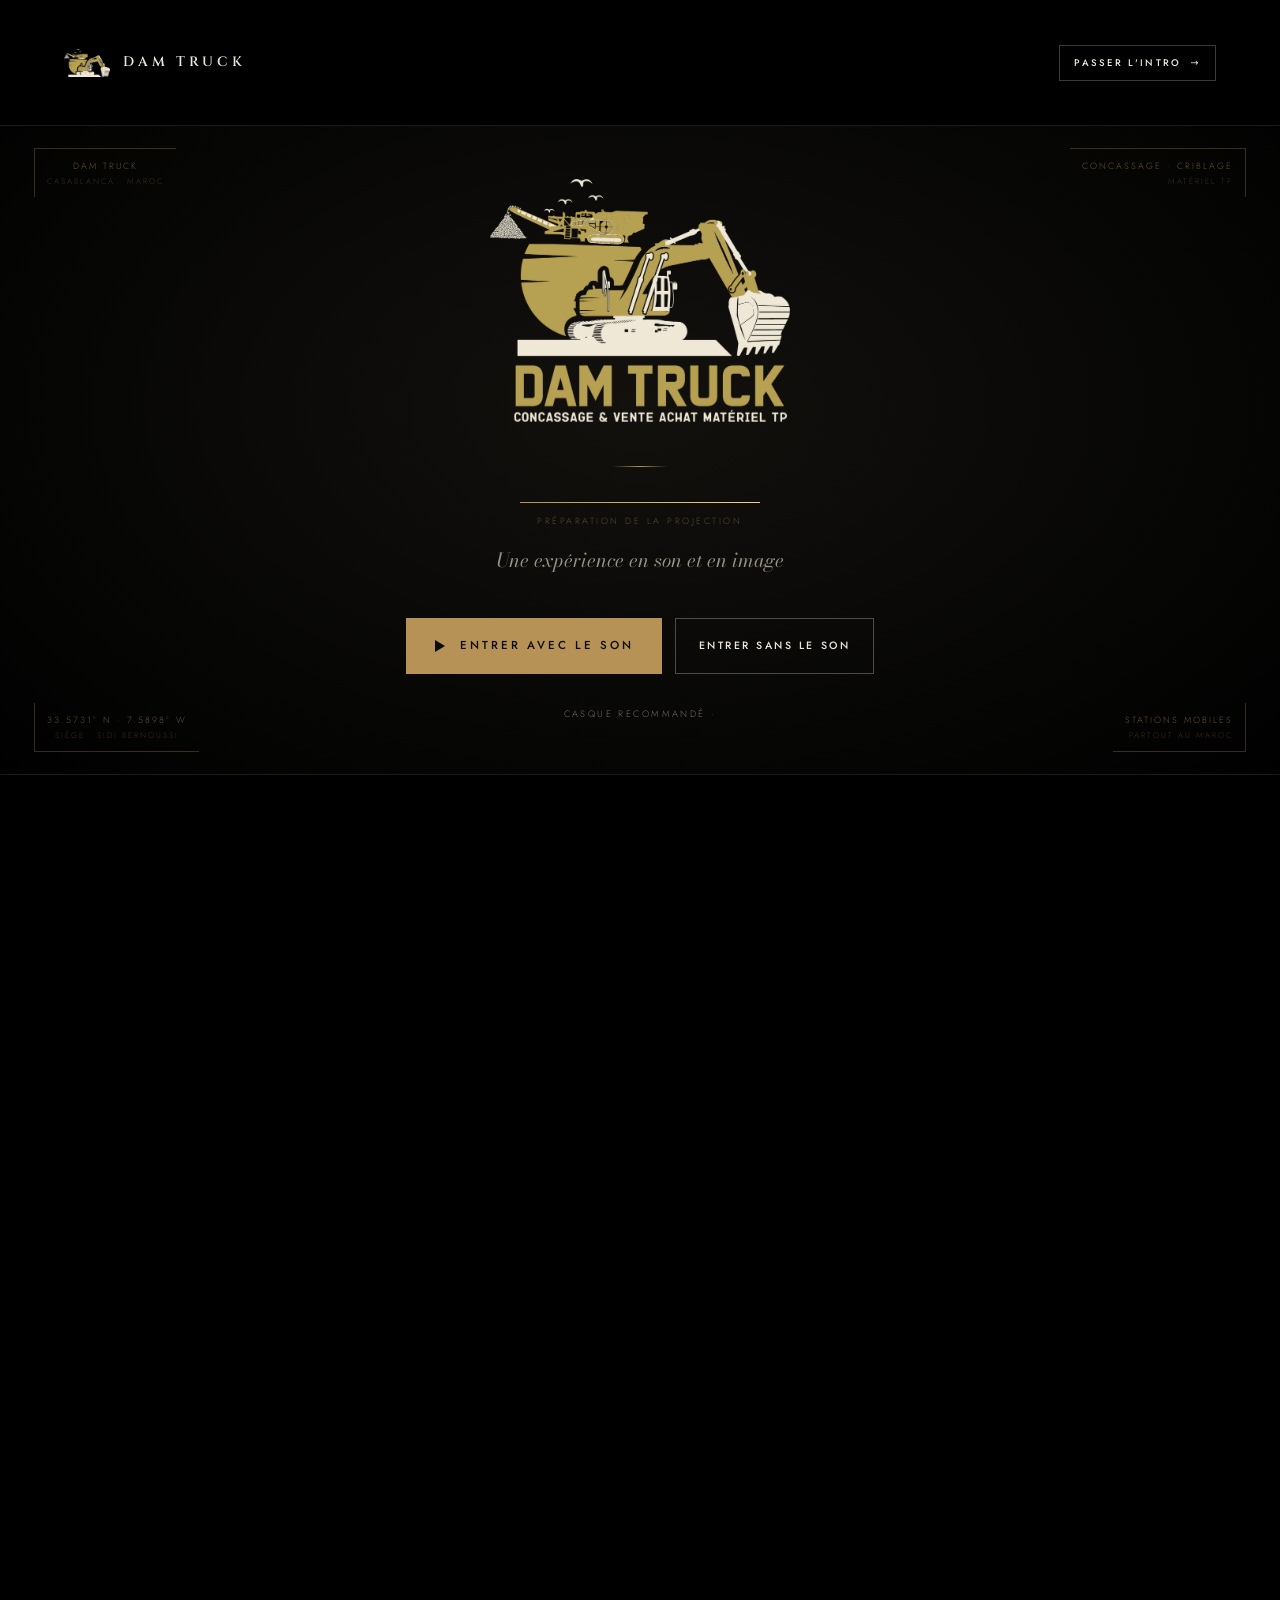
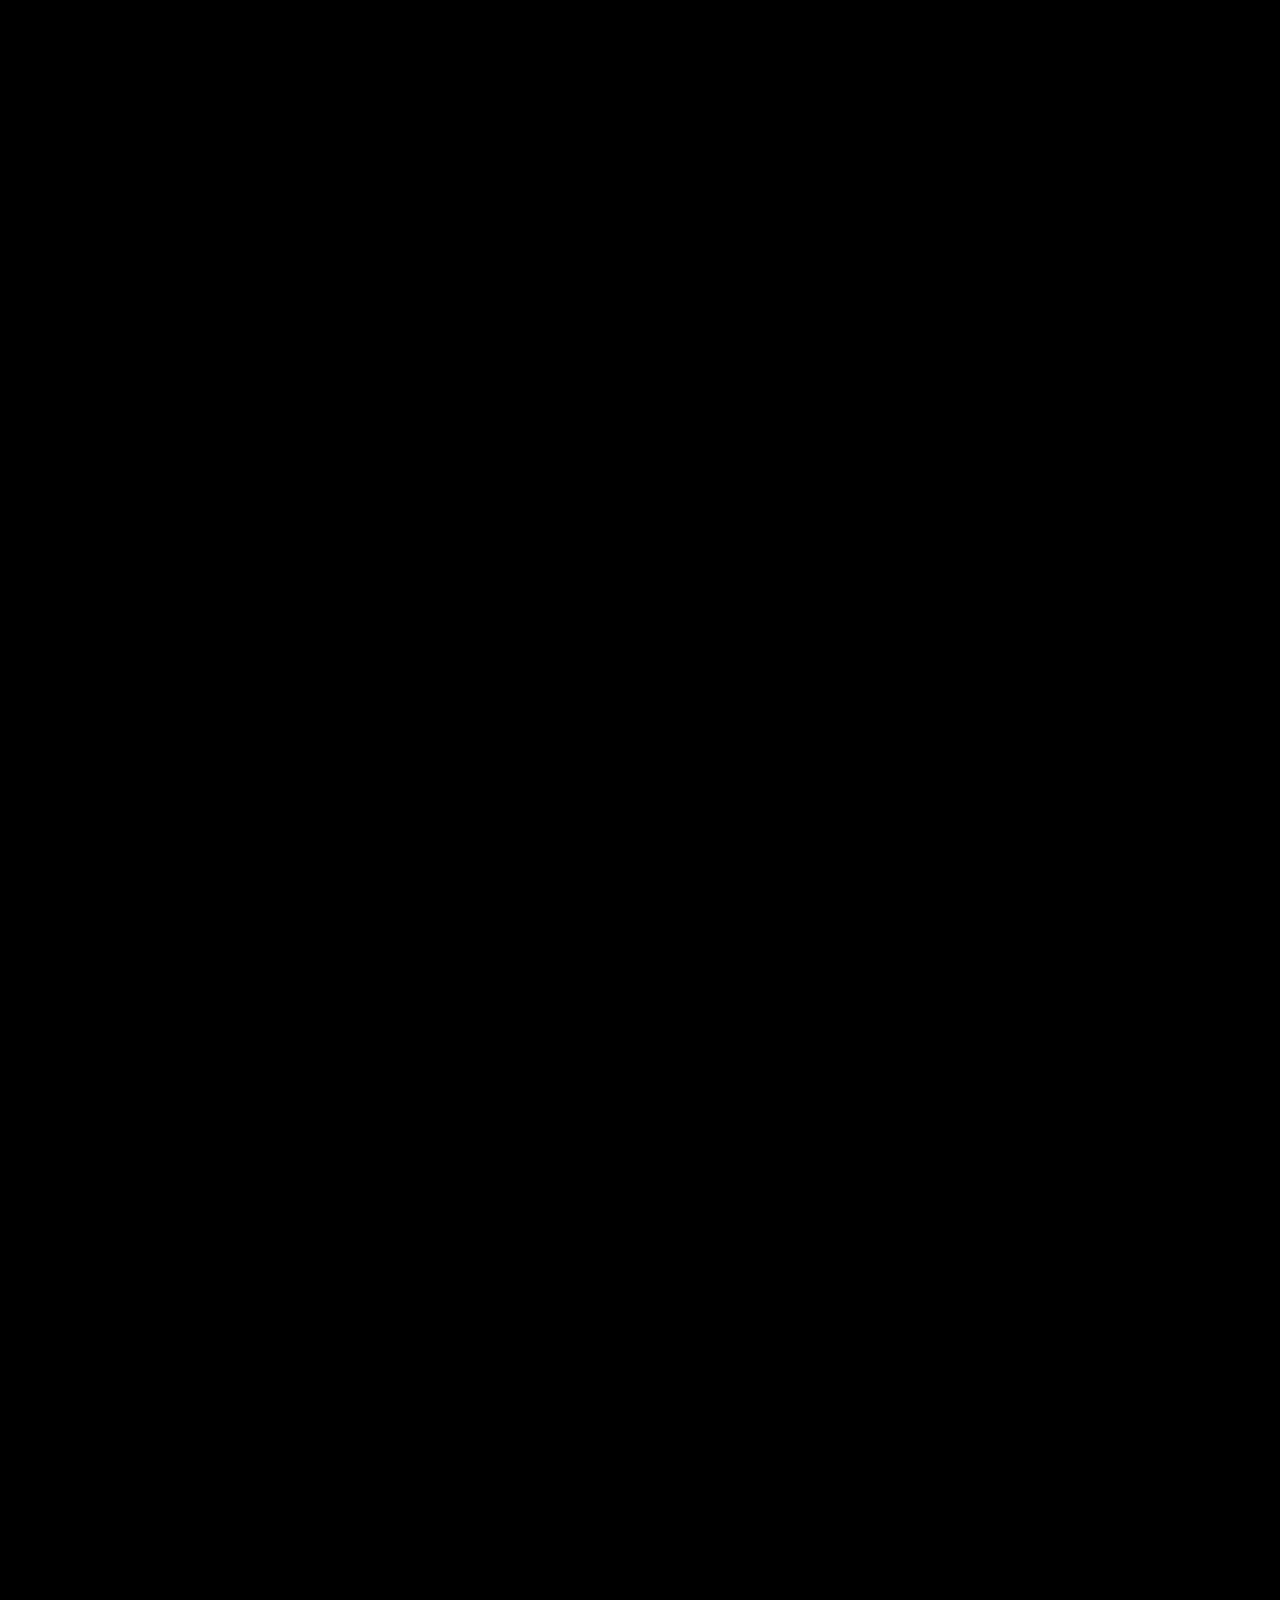
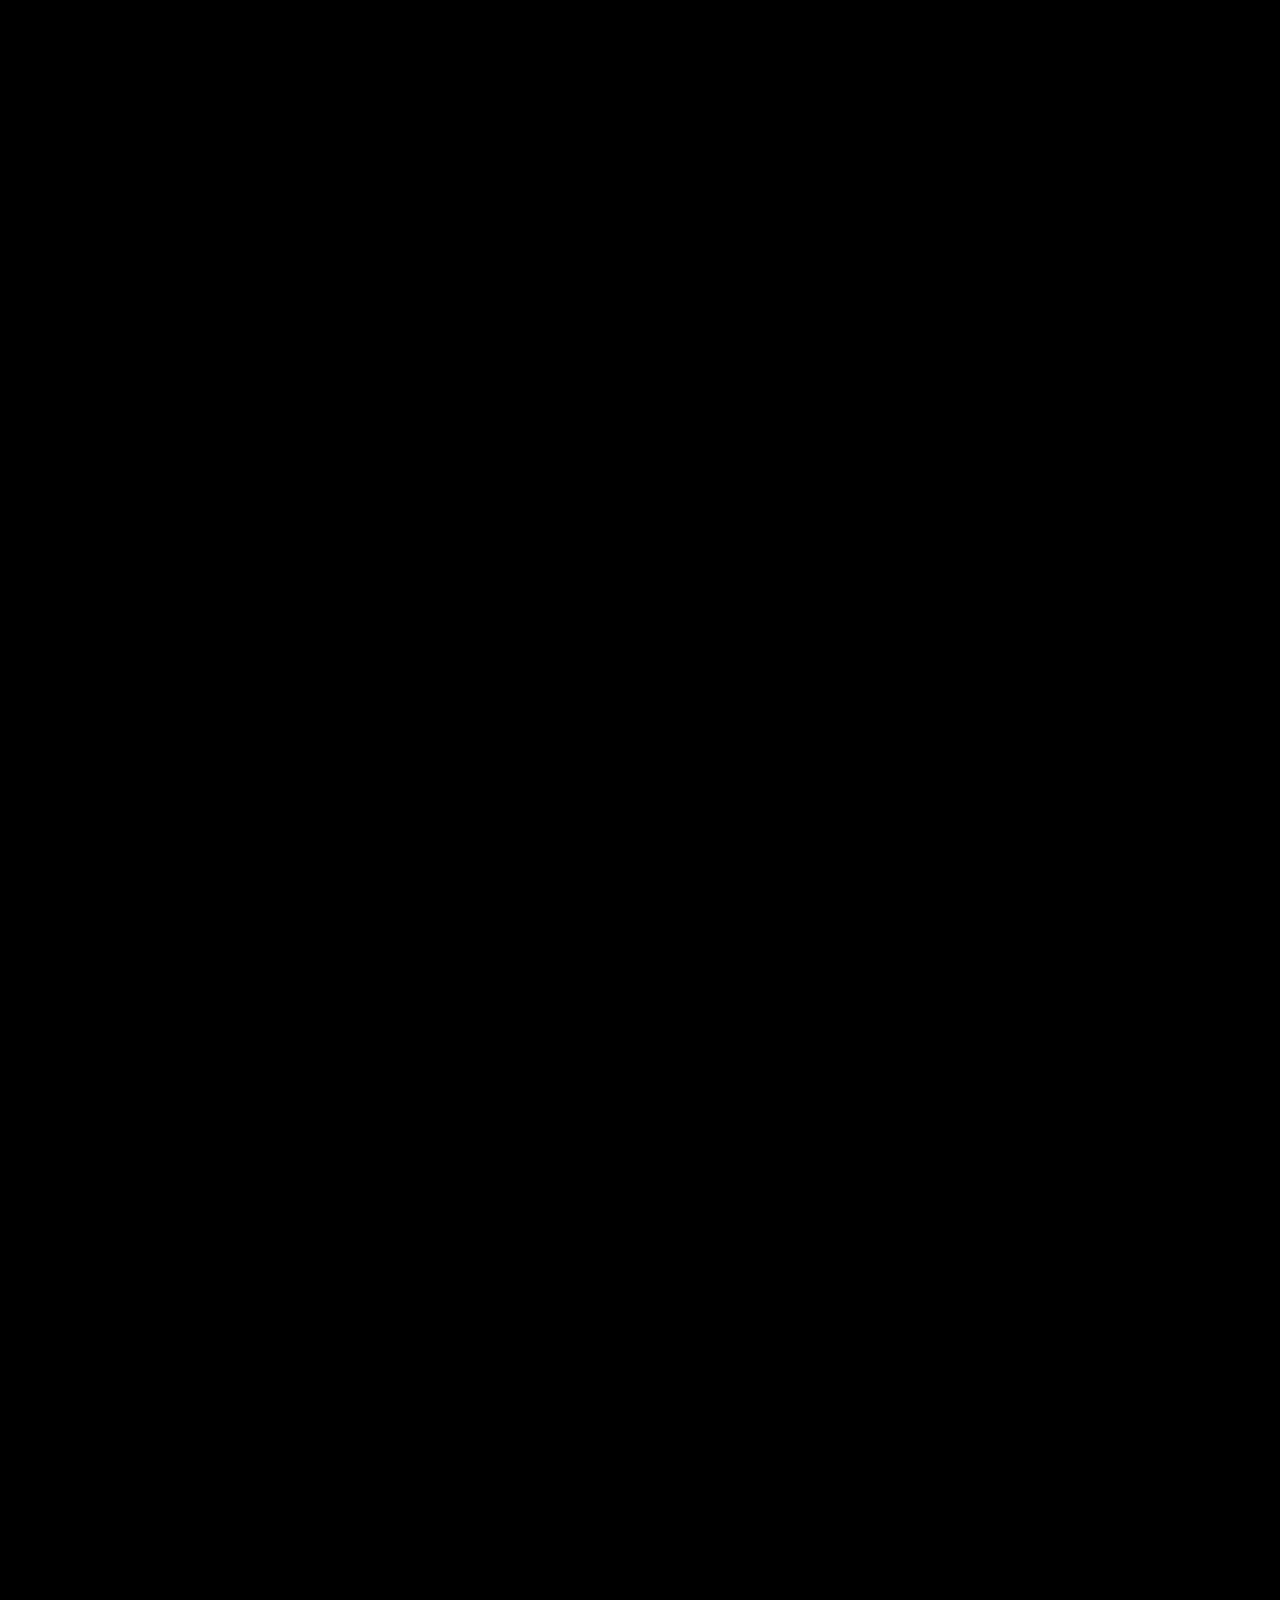
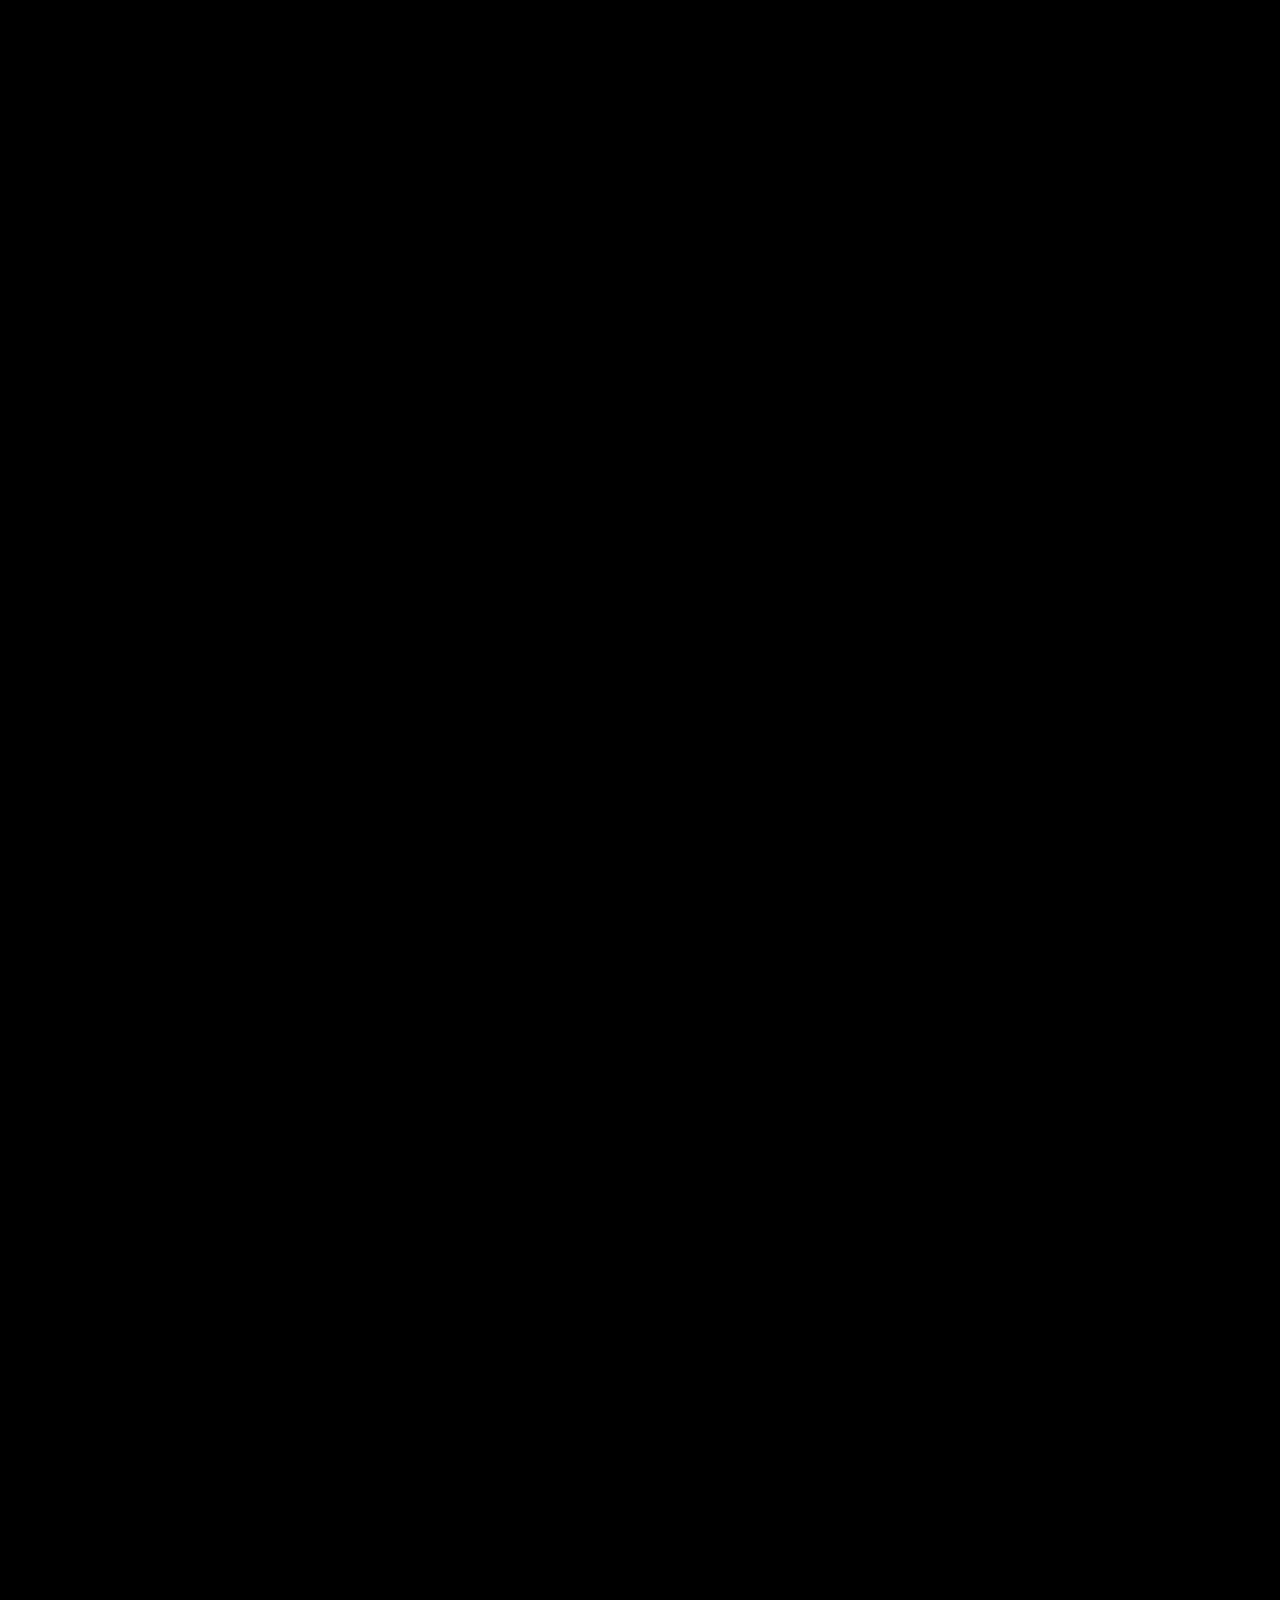
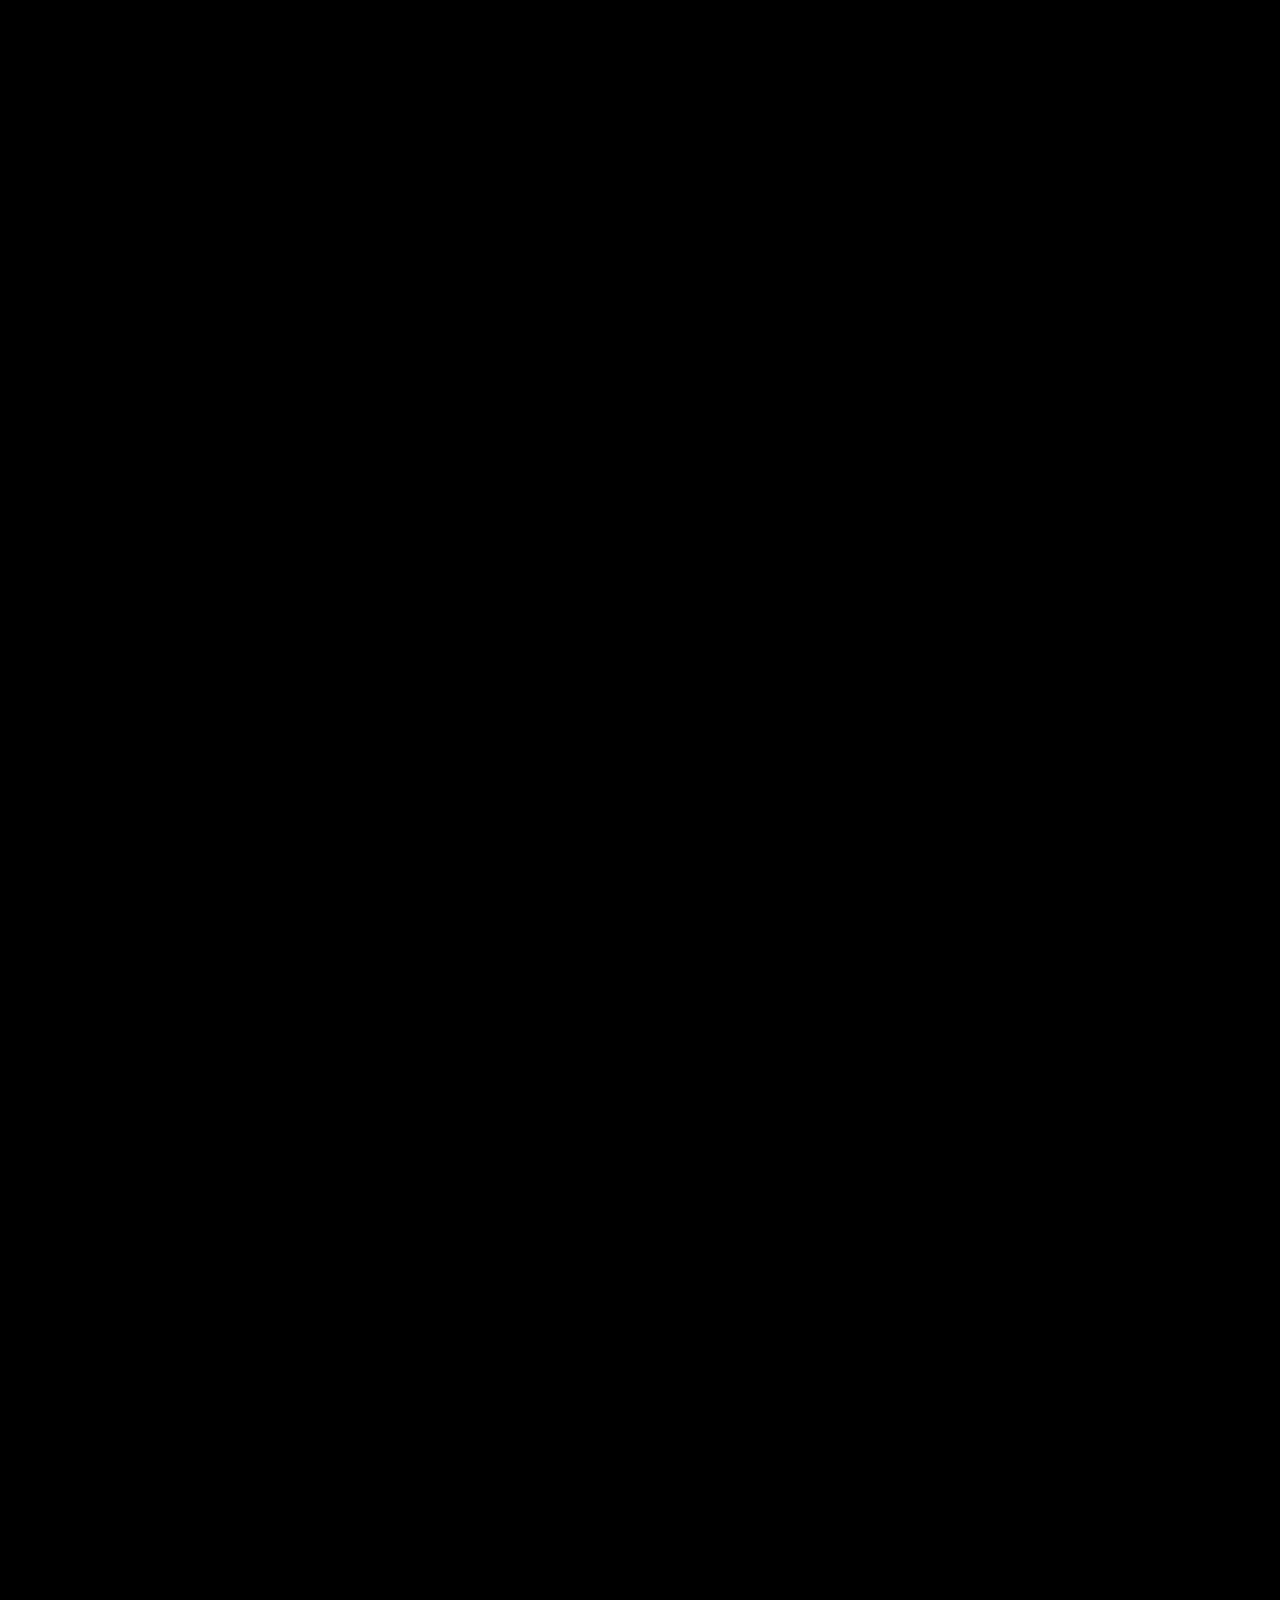
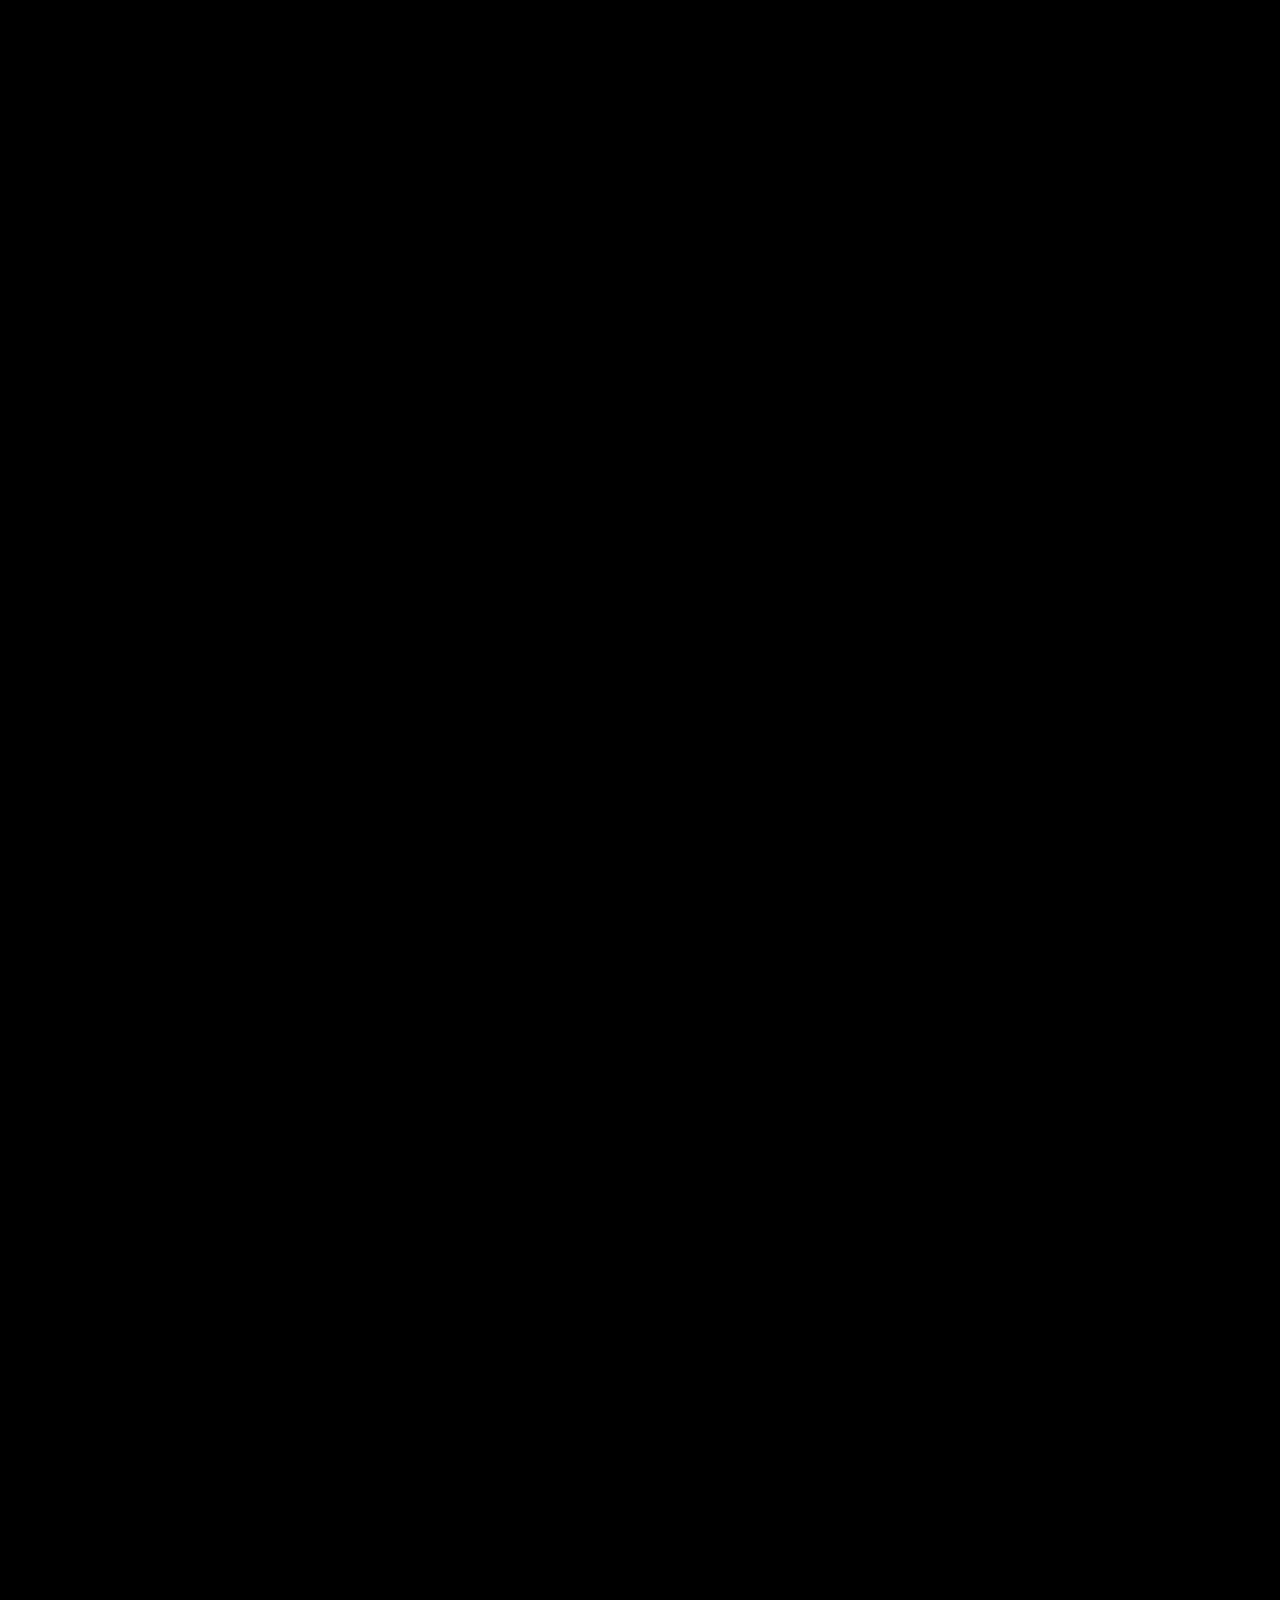
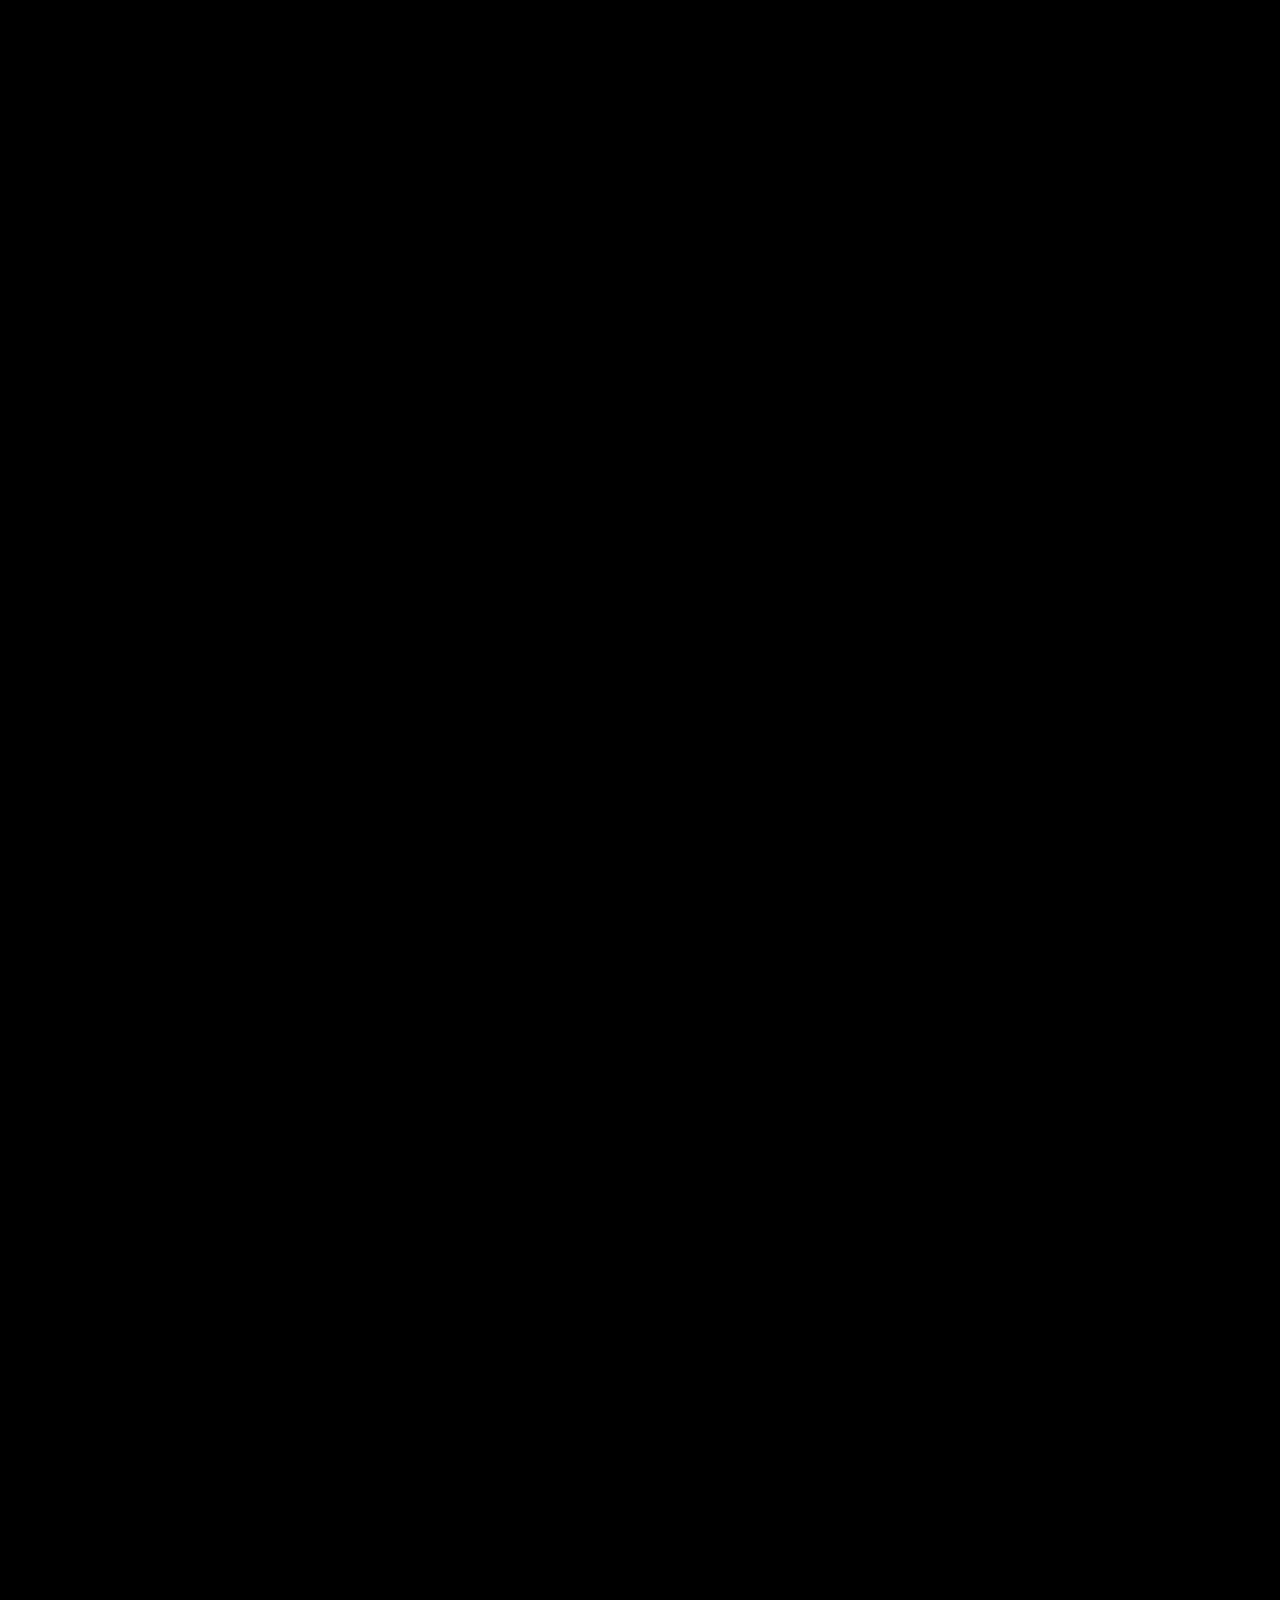
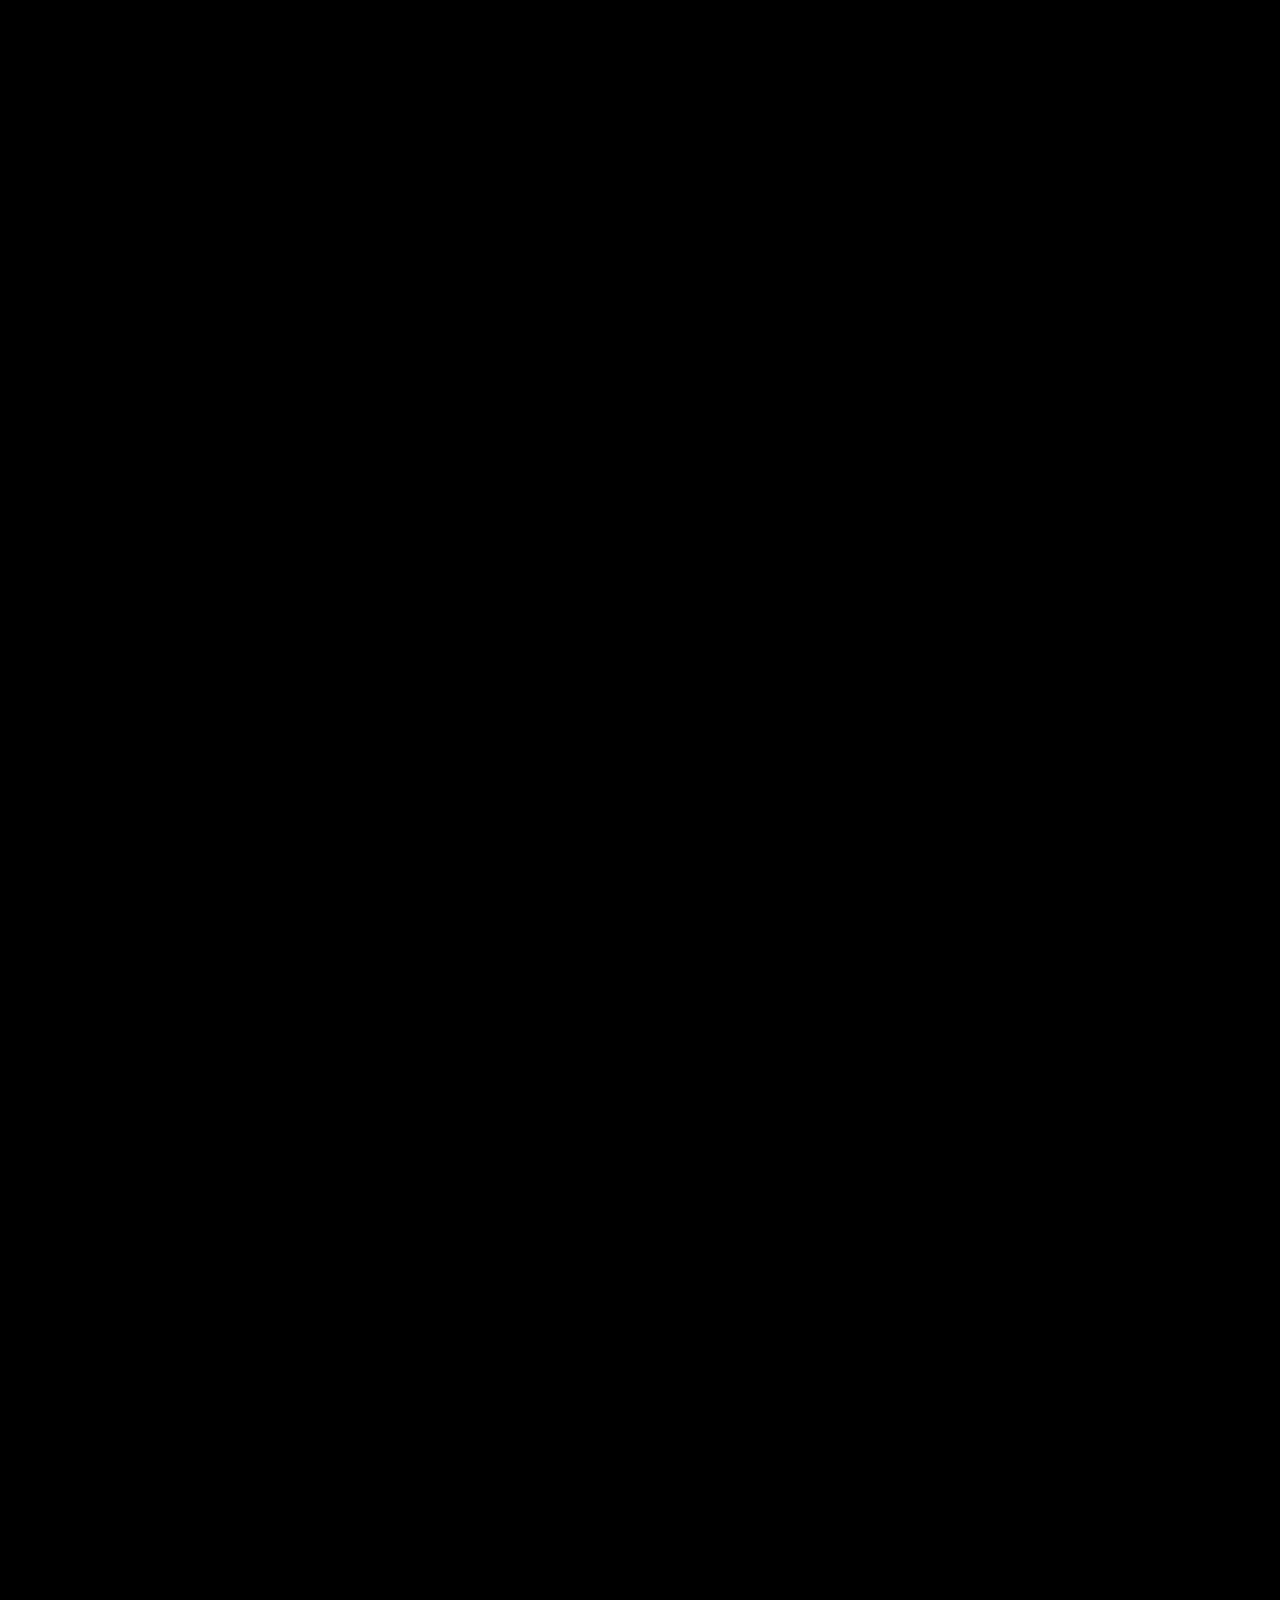
<file: index.html>
<!DOCTYPE html>
<html lang="fr">
<head>
  <meta charset="UTF-8" />
  <meta name="viewport" content="width=device-width, initial-scale=1.0, viewport-fit=cover" />
  <title>DAM TRUCK — Concassage, Criblage &amp; Vente de Matériel TP au Maroc</title>
  <meta name="description" content="DAM TRUCK : concassage mobile, criblage et vente / achat de matériel de travaux publics. Basés à Casablanca, déployés partout au Maroc. Devis en 48 h — +212 661 48 59 20." />
  <meta name="theme-color" content="#0b0b0c" />
  <link rel="preload" as="image" href="images/reel-poster.jpg" />
  <link rel="preconnect" href="https://fonts.googleapis.com" />
  <link rel="preconnect" href="https://fonts.gstatic.com" crossorigin />
  <link href="https://fonts.googleapis.com/css2?family=Bodoni+Moda:ital,opsz,wght@0,6..96,400;0,6..96,500;0,6..96,600;1,6..96,400;1,6..96,500&family=Cinzel:wght@400;500;600&family=Jost:wght@300;400;500&family=Pinyon+Script&display=swap" rel="stylesheet" />
  <link rel="icon" href="images/logo-mark-dark.png" />
  <link rel="apple-touch-icon" href="images/logo-mark-dark.png" />
  <link rel="canonical" href="https://damtruck.com/" data-seo />
  <meta property="og:url" content="https://damtruck.com/" />
  <meta name="twitter:card" content="summary_large_image" />
  <meta property="og:locale" content="fr_MA" />
  <script type="application/ld+json">{"@context":"https://schema.org","@type":"LocalBusiness","@id":"https://damtruck.com/#entreprise","name":"DAM TRUCK","description":"Concassage et criblage mobiles sur chantier, achat et vente de matériel de travaux publics partout au Maroc.","url":"https://damtruck.com/","logo":"https://damtruck.com/images/logo-dark.png","image":"https://damtruck.com/images/station-concassage.jpg","telephone":"+212661147311","email":"info@damtruck.com","address":{"@type":"PostalAddress","streetAddress":"N° 18, Rue 3, Lot RATC, 1er étage, Al Qods, Sidi Bernoussi","addressLocality":"Casablanca","addressCountry":"MA"},"areaServed":{"@type":"Country","name":"Maroc"},"founder":{"@type":"Person","name":"Mohammed Damnati"},"identifier":[{"@type":"PropertyValue","name":"ICE","value":"002990276000013"},{"@type":"PropertyValue","name":"RC","value":"528819"},{"@type":"PropertyValue","name":"IF","value":"51688116"}],"knowsAbout":["Concassage mobile","Criblage","Granulats","Matériel de travaux publics"]}</script>
  <meta property="og:type" content="website" />
  <meta property="og:site_name" content="DAM TRUCK" />
  <meta property="og:title" content="DAM TRUCK — Concassage, Criblage &amp; Matériel TP" />
  <meta property="og:description" content="Concassage mobile, criblage et vente de matériel TP. Casablanca — partout au Maroc." />
  <meta property="og:image" content="https://damtruck.com/images/station-concassage.jpg" />
  <script>
    /* Entrée cinématique à chaque arrivée sur le site (pas lors d'une navigation interne) */
    try { if (!sessionStorage.getItem("dtNav") && location.hash !== "#movie") { document.documentElement.classList.add("entree-pending"); setTimeout(function () { if (!document.querySelector(".entree")) document.documentElement.classList.remove("entree-pending"); }, 6000); } } catch (e) {}
  </script>
  <link rel="stylesheet" href="assets/styles.css" />
  <script src="assets/data.js" defer></script>
  <script src="assets/i18n.js" defer></script>
  <script src="assets/main.js" defer></script>
  <script src="assets/cine.js" defer></script>
  <script src="assets/ciel.js" defer></script>
  <script src="assets/entree.js" defer></script>
  <script src="assets/movie.js" defer></script>
</head>
<body data-entree>

  <!-- ═════════════════════════ HEADER ═════════════════════════ -->
  <header class="header">
    <div class="container header__inner">
      <a class="brand" href="index.html" aria-label="DAM TRUCK — Accueil">
        <span class="brand__mark" aria-hidden="true"><img class="brand__logo brand__logo--dark" src="images/logo-mark-dark.png" alt="" width="240" height="141" /><img class="brand__logo brand__logo--light" src="images/logo-mark-light.png" alt="" width="240" height="141" /></span>
        <span><span class="brand__name">DAM TRUCK</span><span class="brand__sub">Concassage · Matériel TP</span></span>
      </a>
      <nav class="nav" aria-label="Navigation principale">
        <a class="nav__link is-active" href="index.html">Accueil</a>
        <a class="nav__link" href="concassage.html">Concassage &amp; Criblage</a>
        <a class="nav__link" href="machines.html">Machines</a>
        <a class="nav__link" href="index.html#movie">Le film</a>
        <a class="nav__link" href="contact.html">Contact</a>
        <a class="btn nav__cta" href="concassage.html#devis">Devis 48 h</a>
      </nav>
      <button class="nav__toggle" type="button" aria-label="Menu" aria-expanded="false"><span></span><span></span></button>
    </div>
  </header>
  <nav class="mnav" aria-label="Menu mobile">
    <a class="mnav__link" href="index.html"><span>01</span>Accueil</a>
    <a class="mnav__link" href="concassage.html"><span>02</span>Concassage</a>
    <a class="mnav__link" href="machines.html"><span>03</span>Machines</a>
    <a class="mnav__link" href="index.html#movie"><span>04</span>Le film</a>
    <a class="mnav__link" href="contact.html"><span>05</span>Contact</a>
    <div class="mnav__foot"><a href="tel:+212661485920">+212 661 48 59 20</a><a href="mailto:info@damtruck.com">info@damtruck.com</a><span>Casablanca · Maroc</span></div>
  </nav>

  <main>
    <!-- ═════════════════════════ HERO — film terrain ═════════════════════════
         One edited reel (images/reel.mp4, 47 s, vertical, 1080×1920) played in three
         panels with time offsets on desktop, one full-screen panel on phones. -->
    <section class="cine" data-dark>
      <div class="cine__panels" aria-hidden="true">
        <div class="cine__panel"><video data-cine data-offset="0" muted playsinline loop preload="auto" poster="images/reel-poster.jpg"><source src="images/reel.mp4" type="video/mp4" /></video><span class="cine__no">I</span></div>
        <div class="cine__panel cine__panel--2"><video data-cine data-offset="16" muted playsinline loop preload="none" poster="images/reel-poster.jpg"></video><span class="cine__no">II</span></div>
        <div class="cine__panel cine__panel--3"><video data-cine data-offset="32" muted playsinline loop preload="none" poster="images/reel-poster.jpg"></video><span class="cine__no">III</span></div>
      </div>
      <div class="cine__shade" aria-hidden="true"></div>
      <div class="cine__hud" aria-hidden="true"><span class="cine__rec">Sur chantier</span><span class="cine__tc" data-tc>00:00:00</span></div>
      <div class="container cine__inner">
        <span class="eyebrow reveal">Casablanca · Partout au Maroc</span>
        <h1 class="display cine__title kinetic">La roche,<br><em>maîtrisée.</em></h1>
        <p class="lead cine__lead reveal" data-d="2">Concassage mobile, criblage et vente de matériel de travaux publics. Nous apportons la station sur votre chantier — et la bonne machine dans votre parc.</p>
        <div class="cine__actions reveal" data-d="3">
          <a class="btn btn--gold" href="concassage.html#devis">Demander un devis <span class="btn__arrow">→</span></a>
          <a class="btn" href="machines.html">Machines à vendre <span class="btn__arrow">→</span></a>
        </div>
        <div class="cine__meta reveal" data-d="4">
          <div><strong>30</strong><span>Machines</span></div>
          <div><strong>48 h</strong><span>Mobilisation</span></div>
          <div><strong>7/7</strong><span>Sur le terrain</span></div>
        </div>
      </div>
      <div class="hero__scroll" aria-hidden="true"></div>
    </section>

    <!-- ═════════════════════════ TICKER ═════════════════════════ -->
    <div class="ticker ticker--light" aria-hidden="true">
      <div class="ticker__track">
        <span>Concassage mobile</span><span>Criblage</span><span>Granulats calibrés</span><span>Vente de matériel</span><span>Sourcing Europe</span><span>Transport d'engins</span><span>Carrières</span><span>Routes &amp; infrastructures</span>
        <span>Concassage mobile</span><span>Criblage</span><span>Granulats calibrés</span><span>Vente de matériel</span><span>Sourcing Europe</span><span>Transport d'engins</span><span>Carrières</span><span>Routes &amp; infrastructures</span>
      </div>
    </div>

    <!-- ═════════════════════════ DEUX MÉTIERS ═════════════════════════ -->
    <section class="section s-paper">
      <div class="container">
        <div class="shead">
          <div>
            <div class="chapter reveal" data-chapter="I" data-title="La Roche"><span>Chapitre I</span><b>La Roche</b></div>
            <span class="eyebrow reveal">Deux métiers · Une exigence</span>
            <h2 class="h2 shead__title kinetic">Que vous cherchiez du granulat<br>ou une machine — <em>c'est ici.</em></h2>
          </div>
          <p class="shead__aside reveal" data-d="2">Un seul interlocuteur pour produire vos matériaux sur site, ou pour acheter et vendre du matériel de chantier vérifié.</p>
        </div>
        <div class="doors">
          <a class="door reveal" href="concassage.html" data-cursor="view">
            <div class="door__img"><img src="images/doosan-r6.jpg" alt="Pelle Doosan alimentant le concasseur Keestrack R6 de DAM TRUCK" style="object-position:50% 40%" loading="lazy" /></div>
            <div class="door__body">
              <span class="door__no">I — Pour vos projets</span>
              <h3 class="door__title">Concassage<br>&amp; Criblage</h3>
              <p class="door__text">Nous installons une station mobile sur votre chantier et produisons vos granulats aux fractions exactes demandées.</p>
              <ul class="door__list"><li>0/4</li><li>4/10</li><li>10/14</li><li>GNT 0/31.5</li><li>0/40</li><li>0/100</li></ul>
              <div class="door__go"><span>Découvrir &amp; estimer</span><i>→</i></div>
            </div>
          </a>
          <a class="door reveal" data-d="1" href="machines.html" data-cursor="view">
            <div class="door__img"><img src="images/j1170.jpg" alt="Concasseur Terex Finlay J-1170" loading="lazy" /></div>
            <div class="door__body">
              <span class="door__no">II — Pour votre parc</span>
              <h3 class="door__title">Vente &amp; Achat<br>de machines</h3>
              <p class="door__text">Concasseurs, cribles, chargeuses, camions. Des machines que nous connaissons, inspectées et prêtes à travailler.</p>
              <ul class="door__list"><li>Concasseurs</li><li>Cribles</li><li>Chargeuses</li><li>Camions</li><li>Sourcing Europe</li></ul>
              <div class="door__go"><span>Voir le catalogue</span><i>→</i></div>
            </div>
          </a>
        </div>
      </div>
    </section>

    <!-- ═════════════════════════ DAMTRUCK MOVIE — avant-première (assets/movie.js) ═════════════════════════ -->
    <section class="movie" id="movie" data-dark data-movie aria-label="DAMTRUCK MOVIE — le film officiel">
      <video class="movie__backdrop" data-lazy data-src="images/movie/backdrop.mp4" muted loop playsinline preload="none" aria-hidden="true"></video>
      <div class="movie__grain" aria-hidden="true"></div>
      <div class="container movie__inner">
        <header class="movie__head">
          <span class="eyebrow eyebrow--center reveal">Avant-première · Le film officiel</span>
          <h2 class="movie__title kinetic" aria-label="DAMTRUCK MOVIE"><span>DAMTRUCK</span><em>MOVIE</em></h2>
          <p class="movie__billing reveal" data-d="1">DAM TRUCK présente <i>·</i> un film tourné sur nos chantiers <i>·</i> Casablanca — Maroc <i>·</i> 1 min 51</p>
        </header>

        <div class="movie__stage reveal" data-d="2">
          <canvas class="movie__ambi" data-movie-ambi aria-hidden="true"></canvas>
          <figure class="movie__screen corners" data-movie-screen><i class="c-bl"></i><i class="c-br"></i>
            <video class="movie__video" data-movie-video playsinline preload="none" poster="images/movie/poster.jpg"
              data-src="images/movie/damtruck-movie.mp4" data-src-mobile="images/movie/damtruck-movie-mobiel.mp4" aria-label="DAMTRUCK MOVIE"></video>
            <div class="movie__leader" data-movie-leader aria-hidden="true"><svg viewBox="0 0 200 200"><circle cx="100" cy="100" r="86" /><circle cx="100" cy="100" r="62" /><path d="M100 14 V186 M14 100 H186" /><circle class="movie__sweep" cx="100" cy="100" r="74" /></svg><b data-movie-count>3</b></div>
            <button class="movie__play" type="button" data-movie-play aria-label="Lancer le film avec le son">
              <svg class="movie__ring" viewBox="0 0 200 200" aria-hidden="true"><defs><path id="mvring" d="M100 100 m-78 0 a78 78 0 1 1 156 0 a78 78 0 1 1 -156 0" /></defs>
                <circle cx="100" cy="100" r="92" /><circle cx="100" cy="100" r="64" />
                <text><textPath href="#mvring">DAMTRUCK MOVIE · AVANT-PREMIÈRE · AVEC LE SON ·</textPath></text></svg>
              <span class="movie__tri" aria-hidden="true"></span>
            </button>
            <div class="movie__end" data-movie-end hidden>
              <span class="eyebrow eyebrow--center">Fin</span>
              <p class="movie__endtitle">Le prochain film,<br><em>c'est votre chantier.</em></p>
              <div class="movie__endbtns">
                <a class="btn btn--gold" href="concassage.html#devis">Demander un devis <span class="btn__arrow">→</span></a>
                <button class="btn" type="button" data-movie-share>Partager le film <span class="btn__arrow">↗</span></button>
                <button class="btn" type="button" data-movie-replay>Revoir ↺</button>
              </div>
            </div>
            <div class="movie__ui" data-movie-ui>
              <button type="button" class="movie__btn" data-movie-toggle aria-label="Lecture / pause"><svg viewBox="0 0 24 24"><path data-ico-play d="M7 5v14l12-7z" /><path data-ico-pause d="M7 5h3v14H7zM14 5h3v14h-3z" /></svg></button>
              <div class="movie__bar" data-movie-bar><div class="movie__fill" data-movie-fill></div><div class="movie__chaps" data-movie-chaps></div></div>
              <span class="movie__time" data-movie-time>0:00 / 1:51</span>
              <button type="button" class="movie__btn" data-movie-mute aria-label="Son"><svg viewBox="0 0 24 24"><path d="M4 9v6h4l5 4V5L8 9z" /><path data-ico-wave d="M16 8.5a5 5 0 0 1 0 7M18.5 6a8.5 8.5 0 0 1 0 12" /></svg></button>
              <button type="button" class="movie__btn" data-movie-fs aria-label="Plein écran"><svg viewBox="0 0 24 24"><path d="M4 9V4h5M20 9V4h-5M4 15v5h5M20 15v5h-5" /></svg></button>
            </div>
          </figure>
        </div>

        <ol class="movie__chapters reveal" data-d="3" data-movie-list></ol>
      </div>
      <div class="movie__lights" data-movie-lights aria-hidden="true"></div>
    </section>

    <!-- ═════════════════════════ CHIFFRES ═════════════════════════ -->
    <section class="section--tight s-white guilloche-band">
      <div class="container">
        <div class="livet reveal">
          <div class="livet__head"><span class="live__dot" aria-hidden="true"></span><span>Tonnes concassées par DAM TRUCK</span></div>
          <div class="odo" data-odo aria-label="Tonnes concassées"></div>
          <p class="livet__cmp" data-cmp aria-live="polite"></p>
          <span class="livet__note">Mis à jour le 11 novembre 2026</span>
        </div>
        <div class="stats">
          <div class="stat reveal"><span class="stat__num" data-count="30">30</span><span class="stat__label">Machines en flotte</span></div>
          <div class="stat reveal" data-d="1"><span class="stat__num" data-count="757954">757 954</span><span class="stat__label">Heures-hommes · chantier minier</span></div>
          <div class="stat reveal" data-d="2"><span class="stat__num" data-count="48">48<sup>h</sup></span><span class="stat__label">Délai de mobilisation</span></div>
          <div class="stat reveal" data-d="3"><span class="stat__num">7/7</span><span class="stat__label">Disponibilité terrain</span></div>
        </div>
      </div>
    </section>

    <!-- ═════════════════════════ RÉFÉRENCES — plaques gravées ═════════════════════════ -->
    <section class="section s-paper refs">
      <div class="container">
        <div class="shead">
          <div>
            <span class="eyebrow reveal">Références</span>
            <h2 class="h2 shead__title kinetic">Ils nous ont fait<br><em>confiance.</em></h2>
          </div>
          <p class="shead__aside reveal" data-d="2">Entreprises de travaux publics, de construction et industriels : des clients qui ont choisi DAM TRUCK pour leurs chantiers et leur matériel.</p>
        </div>
        <div class="plaques" data-refs></div>
      </div>
    </section>

    <!-- ═════════════════════════ CITATION — film La Matière ═════════════════════════ -->
    <section class="qfilm" data-dark>
      <div class="qfilm__media" aria-hidden="true">
        <video data-lazy data-src="images/film/matiere-v.mp4" poster="images/film/matiere-v.jpg" muted loop playsinline preload="none"></video>
      </div>
      <img class="qfilm__rosette" src="images/guilloche-rosette.svg" alt="" aria-hidden="true" loading="lazy" />
      <div class="container qfilm__inner">
        <div class="qfilm__text">
          <div class="chapter reveal" data-chapter="II" data-title="La Matière"><span>Chapitre II</span><b>La Matière</b></div>
          <svg class="qfilm__seal reveal" viewBox="0 0 120 120" aria-hidden="true">
            <defs><path id="qseal" d="M60 60 m-46 0 a46 46 0 1 1 92 0 a46 46 0 1 1 -92 0"/></defs>
            <circle cx="60" cy="60" r="57" fill="none" stroke="#b69256" stroke-width="1"/>
            <circle cx="60" cy="60" r="34" fill="none" stroke="#b69256" stroke-width=".6"/>
            <text font-family="Cinzel, serif" font-size="8.6" letter-spacing="3.4" fill="#d7bd86"><textPath href="#qseal">DAM TRUCK · CASABLANCA · MAROC · DAM TRUCK ·</textPath></text>
            <image href="images/logo-mark-light.png" x="35" y="47" width="50" height="29.4" preserveAspectRatio="xMidYMid meet"/>
          </svg>
          <p class="qfilm__quote kinetic">Nous ne déplaçons pas la terre.<br><em>Nous la transformons.</em></p>
        </div>
        <div class="qfilm__frame corners reveal" data-d="1" aria-hidden="true"><i class="c-bl"></i><i class="c-br"></i>
          <video data-lazy data-src="images/film/matiere-v.mp4" poster="images/film/matiere-v.jpg" muted loop playsinline preload="none"></video>
          <span class="qfilm__cap">DAM TRUCK · Granulats calibrés</span>
        </div>
      </div>
    </section>

    <!-- ═════════════════════════ SUR LE TERRAIN — film + photos réelles ═════════════════════════ -->
    <section class="section s-ink terrain" data-dark id="terrain">
      <div class="container">
        <div class="shead">
          <div>
            <span class="eyebrow reveal">Sur le terrain · Images réelles</span>
            <h2 class="h2 shead__title kinetic">Nos stations,<br><em>en production.</em></h2>
          </div>
          <p class="shead__aside reveal" data-d="2">Pas d'images d'archive : nos concasseurs, nos cribles et nos équipes, filmés sur nos chantiers au Maroc.</p>
        </div>
        <figure class="terrain__film corners reveal" data-d="1"><i class="c-bl"></i><i class="c-br"></i>
          <video data-lazy data-src="images/film/station-ecran.mp4" poster="images/film/station-ecran.jpg" muted loop playsinline preload="none" aria-label="Station de concassage Keestrack et crible McCloskey DAM TRUCK en production"></video>
          <figcaption>Concasseur Keestrack + crible McCloskey · DAM TRUCK</figcaption>
        </figure>
        <div class="terrain__grid">
          <figure class="t-a reveal"><img src="images/terrain/terrain-1.jpg" alt="Concasseur Keestrack DAM TRUCK alimenté par une pelle CAT en carrière" loading="lazy" /><figcaption>Concassage en carrière</figcaption></figure>
          <figure class="t-b reveal" data-d="1"><img src="images/terrain/terrain-2.jpg" alt="Crible Keestrack et concasseur rouge en production" loading="lazy" /><figcaption>Criblage &amp; stocks calibrés</figcaption></figure>
          <figure class="t-c reveal" data-d="2"><img src="images/terrain/terrain-3.jpg" alt="Concasseur mobile rouge et pelle Doosan en carrière" loading="lazy" /><figcaption>Station mobile</figcaption></figure>
          <figure class="t-d reveal"><img src="images/terrain/terrain-4.jpg" alt="Crible McCloskey DAM TRUCK sur chantier" loading="lazy" /><figcaption>Crible McCloskey</figcaption></figure>
          <figure class="t-e reveal" data-d="1"><img src="images/terrain/terrain-5.jpg" alt="Chargeuses Volvo chargeant un camion en carrière" loading="lazy" /><figcaption>Chargement des camions</figcaption></figure>
          <figure class="t-f reveal" data-d="2"><img src="images/terrain/terrain-6.jpg" alt="Crible vert McCloskey 6x20 sur chenilles" loading="lazy" /><figcaption>Crible 6×20 sur chenilles</figcaption></figure>
        </div>
      </div>
    </section>

    <!-- ═════════════════════════ MACHINES À LA UNE ═════════════════════════ -->
    <section class="section s-stone" data-featured-section>
      <div class="container">
        <div class="shead">
          <div>
            <div class="chapter reveal" data-chapter="III" data-title="La Machine"><span>Chapitre III</span><b>La Machine</b></div>
            <span class="eyebrow reveal">Vente · À la une</span>
            <h2 class="h2 shead__title kinetic">Machines <em>disponibles.</em></h2>
          </div>
          <a class="link reveal" data-d="2" href="machines.html">Tout le catalogue →</a>
        </div>
        <div class="mgrid" data-featured></div>
      </div>
    </section>

    <!-- ═════════════════════════ CARTE — PRÉSENCE TERRAIN ═════════════════════════ -->
    <section class="section s-ink" data-dark id="presence">
      <div class="container mapwrap">
        <div class="mapinfo">
          <div class="chapter reveal" data-chapter="IV" data-title="Le Terrain"><span>Chapitre IV</span><b>Le Terrain</b></div>
          <span class="eyebrow reveal">Présence terrain · En direct</span>
          <h2 class="h2 shead__title kinetic">Là où nos machines<br><em>travaillent.</em></h2>
          <div class="live reveal" data-d="2"><span class="live__dot" aria-hidden="true"></span><span><b data-live-count>0</b> <span data-live-label>sites actifs</span></span><small>Mis à jour le <span data-live-date></span></small></div>
          <ul class="sites reveal" data-d="3" data-sites></ul>
          <form class="ciel reveal" data-d="4" data-ciel autocomplete="off">
            <label class="ciel__lbl" for="ciel-q">Votre chantier vu du ciel</label>
            <div class="ciel__row">
              <input class="ciel__inp" id="ciel-q" list="ciel-villes" placeholder="Ville de votre chantier — ex. Tanger" />
              <button class="ciel__go" type="submit" aria-label="Survoler">→</button>
            </div>
            <datalist id="ciel-villes"></datalist>
            <button class="ciel__me" type="button" data-ciel-me>Utiliser ma position</button>
            <div class="ciel__out" data-ciel-out aria-live="polite" hidden></div>
          </form>
          <div class="mapzoom reveal" data-d="4" role="group" aria-label="Zoom de la carte">
            <button type="button" class="chip" data-zoom="all" aria-pressed="false">Tout le Maroc</button>
            <button type="button" class="chip" data-zoom="region" aria-pressed="true">Région Casablanca</button>
          </div>
        </div>
        <div class="map reveal" data-d="1">
          <svg class="map__svg" viewBox="0 0 526 562" data-map role="img" aria-label="Carte du Maroc avec les sites DAM TRUCK">
            <defs>
              <radialGradient id="mapglow" cx="50%" cy="50%" r="50%"><stop offset="0" stop-color="#b69256" stop-opacity=".35"/><stop offset="1" stop-color="#b69256" stop-opacity="0"/></radialGradient>
              <linearGradient id="landg" x1="0" y1="0" x2="0" y2="1"><stop offset="0" stop-color="#2a2722"/><stop offset="1" stop-color="#1c1b19"/></linearGradient>
            </defs>
            <g class="map__grid"><line x1="0" y1="543.6" x2="526" y2="543.6"/><line x1="0" y1="471.6" x2="526" y2="471.6"/><line x1="0" y1="399.6" x2="526" y2="399.6"/><line x1="0" y1="327.6" x2="526" y2="327.6"/><line x1="0" y1="255.6" x2="526" y2="255.6"/><line x1="0" y1="183.6" x2="526" y2="183.6"/><line x1="0" y1="111.6" x2="526" y2="111.6"/><line x1="0" y1="39.6" x2="526" y2="39.6"/><line x1="12.7" y1="0" x2="12.7" y2="562"/><line x1="76.0" y1="0" x2="76.0" y2="562"/><line x1="139.4" y1="0" x2="139.4" y2="562"/><line x1="202.8" y1="0" x2="202.8" y2="562"/><line x1="266.1" y1="0" x2="266.1" y2="562"/><line x1="329.5" y1="0" x2="329.5" y2="562"/><line x1="392.8" y1="0" x2="392.8" y2="562"/><line x1="456.2" y1="0" x2="456.2" y2="562"/><line x1="519.6" y1="0" x2="519.6" y2="562"/></g>
            <path class="map__land" d="M367.2 11.2 C368.3 10.8 371.7 9.8 373.8 9.0 C375.9 8.2 378.1 5.9 379.5 6.5 C381.0 7.1 381.5 10.5 382.4 12.6 C383.3 14.7 383.1 16.8 384.9 19.1 C386.7 21.3 389.8 23.7 392.8 25.9 C395.9 28.1 399.2 30.7 403.0 32.0 C406.7 33.4 411.0 34.1 415.0 33.8 C419.0 33.6 423.0 30.9 426.7 30.6 C430.5 30.3 433.3 32.2 437.2 32.0 C441.1 31.9 446.4 31.3 449.9 29.9 C453.3 28.5 456.0 23.1 457.5 23.8 C458.9 24.4 456.5 31.4 458.4 33.5 C460.3 35.6 464.9 35.5 468.9 36.0 C472.8 36.5 479.4 36.3 481.5 36.4 L492.6 45.0 L494.8 61.2 L498.0 84.6 L506.9 119.5 L516.4 127.8 L511.6 144.0 L475.2 141.1 L457.8 154.8 L434.6 160.2 L434.0 187.2 L408.7 199.8 L378.6 223.2 L345.3 234.7 L310.5 241.9 L276.6 265.7 L276.6 303.5 L276.6 363.6 L171.1 363.6 L171.1 455.4 L137.8 473.4 L137.8 531.7 L14.3 531.7 L11.1 550.8 C11.6 548.4 12.4 545.0 14.3 536.4 C16.1 527.8 18.1 512.0 22.2 500.4 C26.2 488.8 34.0 477.2 38.0 468.0 C42.1 458.8 41.6 455.0 45.9 446.4 C50.2 437.8 57.7 426.2 63.4 417.6 C69.0 409.0 74.4 405.8 79.2 396.0 C84.0 386.2 86.2 370.1 91.9 360.0 C97.5 349.9 106.5 343.0 112.5 336.6 C118.4 330.2 121.7 329.5 126.7 322.2 C131.7 314.9 133.8 300.3 141.9 293.8 C150.0 287.2 164.4 286.8 174.2 283.7 C184.0 280.6 191.5 280.5 199.6 275.4 C207.7 270.3 216.8 259.5 221.8 253.8 C226.8 248.1 225.8 247.4 229.0 241.9 C232.3 236.4 237.7 227.8 240.8 221.4 C243.8 215.0 247.6 208.6 247.1 204.5 C246.6 200.3 239.1 201.1 237.9 196.9 C236.7 192.8 239.5 185.4 240.1 180.0 C240.8 174.6 240.0 170.4 241.7 165.2 C243.4 160.0 247.4 154.2 250.3 149.4 C253.1 144.6 255.5 141.7 258.5 136.8 C261.5 131.9 264.5 125.6 267.7 120.6 C270.9 115.6 275.1 110.3 277.5 107.3 C279.9 104.2 278.5 104.4 282.0 102.6 C285.4 100.8 292.9 98.6 297.8 96.5 C302.6 94.3 307.1 91.7 310.5 90.0 C313.8 88.3 313.3 89.3 317.4 86.8 C321.5 84.2 330.2 78.4 334.5 74.9 C338.8 71.4 340.1 71.0 342.8 66.2 C345.4 61.5 347.8 52.5 350.1 46.8 C352.3 41.1 354.4 36.8 356.1 32.8 C357.8 28.7 358.9 26.7 360.2 23.0 C361.5 19.4 363.1 13.2 363.7 11.2 Z"/>
            <path class="map__coast" d="M367.2 11.2 C368.3 10.8 371.7 9.8 373.8 9.0 C375.9 8.2 378.1 5.9 379.5 6.5 C381.0 7.1 381.5 10.5 382.4 12.6 C383.3 14.7 383.1 16.8 384.9 19.1 C386.7 21.3 389.8 23.7 392.8 25.9 C395.9 28.1 399.2 30.7 403.0 32.0 C406.7 33.4 411.0 34.1 415.0 33.8 C419.0 33.6 423.0 30.9 426.7 30.6 C430.5 30.3 433.3 32.2 437.2 32.0 C441.1 31.9 446.4 31.3 449.9 29.9 C453.3 28.5 456.0 23.1 457.5 23.8 C458.9 24.4 456.5 31.4 458.4 33.5 C460.3 35.6 464.9 35.5 468.9 36.0 C472.8 36.5 479.4 36.3 481.5 36.4 L492.6 45.0 L494.8 61.2 L498.0 84.6 L506.9 119.5 L516.4 127.8 L511.6 144.0 L475.2 141.1 L457.8 154.8 L434.6 160.2 L434.0 187.2 L408.7 199.8 L378.6 223.2 L345.3 234.7 L310.5 241.9 L276.6 265.7 L276.6 303.5 L276.6 363.6 L171.1 363.6 L171.1 455.4 L137.8 473.4 L137.8 531.7 L14.3 531.7 L11.1 550.8 C11.6 548.4 12.4 545.0 14.3 536.4 C16.1 527.8 18.1 512.0 22.2 500.4 C26.2 488.8 34.0 477.2 38.0 468.0 C42.1 458.8 41.6 455.0 45.9 446.4 C50.2 437.8 57.7 426.2 63.4 417.6 C69.0 409.0 74.4 405.8 79.2 396.0 C84.0 386.2 86.2 370.1 91.9 360.0 C97.5 349.9 106.5 343.0 112.5 336.6 C118.4 330.2 121.7 329.5 126.7 322.2 C131.7 314.9 133.8 300.3 141.9 293.8 C150.0 287.2 164.4 286.8 174.2 283.7 C184.0 280.6 191.5 280.5 199.6 275.4 C207.7 270.3 216.8 259.5 221.8 253.8 C226.8 248.1 225.8 247.4 229.0 241.9 C232.3 236.4 237.7 227.8 240.8 221.4 C243.8 215.0 247.6 208.6 247.1 204.5 C246.6 200.3 239.1 201.1 237.9 196.9 C236.7 192.8 239.5 185.4 240.1 180.0 C240.8 174.6 240.0 170.4 241.7 165.2 C243.4 160.0 247.4 154.2 250.3 149.4 C253.1 144.6 255.5 141.7 258.5 136.8 C261.5 131.9 264.5 125.6 267.7 120.6 C270.9 115.6 275.1 110.3 277.5 107.3 C279.9 104.2 278.5 104.4 282.0 102.6 C285.4 100.8 292.9 98.6 297.8 96.5 C302.6 94.3 307.1 91.7 310.5 90.0 C313.8 88.3 313.3 89.3 317.4 86.8 C321.5 84.2 330.2 78.4 334.5 74.9 C338.8 71.4 340.1 71.0 342.8 66.2 C345.4 61.5 347.8 52.5 350.1 46.8 C352.3 41.1 354.4 36.8 356.1 32.8 C357.8 28.7 358.9 26.7 360.2 23.0 C361.5 19.4 363.1 13.2 363.7 11.2 Z"/>
            <text class="map__sea" x="120" y="150">Océan Atlantique</text>
            <text class="map__sea" x="438" y="16">Méditerranée</text>
            <g class="map__cities"><g class="mk mk--city" data-x="367.2" data-y="12.2"><circle r="1.6"/><text x="6" y="3" text-anchor="start">Tanger</text></g><g class="mk mk--city" data-x="334.5" data-y="74.9"><circle r="1.6"/><text x="6" y="3" text-anchor="start">Rabat</text></g><g class="mk mk--city" data-x="392.8" data-y="74.5"><circle r="1.6"/><text x="6" y="3" text-anchor="start">Fès</text></g><g class="mk mk--city" data-x="297.8" data-y="160.9"><circle r="1.6"/><text x="6" y="3" text-anchor="start">Marrakech</text></g><g class="mk mk--city" data-x="247.1" data-y="204.5"><circle r="1.6"/><text x="6" y="3" text-anchor="start">Agadir</text></g><g class="mk mk--city" data-x="491.0" data-y="51.1"><circle r="1.6"/><text x="-6" y="3" text-anchor="end">Oujda</text></g><g class="mk mk--city" data-x="133.1" data-y="322.2"><circle r="1.6"/><text x="6" y="3" text-anchor="start">Laâyoune</text></g><g class="mk mk--city" data-x="46.6" data-y="446.4"><circle r="1.6"/><text x="6" y="3" text-anchor="start">Dakhla</text></g><g class="mk mk--city" data-x="258.5" data-y="136.8"><circle r="1.6"/><text x="-6" y="3" text-anchor="end">Safi</text></g></g>
            <g data-pins></g>
          </svg>
          <div class="map__card" data-map-card aria-live="polite"></div>
          <span class="map__note">Carte schématique</span>
        </div>
      </div>
    </section>

    <!-- ═════════════════════════ FILM AU DÉFILEMENT — la benne ═════════════════════════
         Scrolling drives 40 frames (images/scrub/benne-00…39.jpg) drawn on a canvas. -->
    <section class="scrub" data-dark data-scrub data-frames="40" data-src="images/scrub/benne-">
      <div class="scrub__stage">
        <canvas class="scrub__cv" aria-hidden="true"></canvas>
        <div class="scrub__shade" aria-hidden="true"></div>
        <div class="scrub__lines">
          <p class="scrub__line" data-from="0" data-to=".34">Une benne.</p>
          <p class="scrub__line" data-from=".34" data-to=".68"><em>24 tonnes.</em></p>
          <p class="scrub__line" data-from=".68" data-to="1.01">Livrées là où<br>vous en avez besoin.</p>
        </div>
        <div class="scrub__bar" aria-hidden="true"><i></i></div>
        <span class="scrub__hint" aria-hidden="true">Faites défiler</span>
      </div>
    </section>

    <!-- ═════════════════════════ CTA ═════════════════════════ -->
    <section class="section s-paper">
      <div class="container cta">
        <div class="chapter chapter--center reveal" data-chapter="V" data-title="Votre chantier"><span>Chapitre V</span><b>Votre chantier</b></div>
        <span class="eyebrow eyebrow--center reveal">Démarrons</span>
        <h2 class="h1 cta__title kinetic">Un chantier. Une machine.<br><em>Un seul appel.</em></h2>
        <p class="lead reveal" data-d="2" style="margin:1.4rem auto 0;text-align:center">Dites-nous le lieu, les volumes et le délai. Nous revenons vers vous sous 48 heures avec une proposition claire.</p>
        <div class="cta__actions reveal" data-d="3">
          <a class="btn btn--ink" href="concassage.html#devis">Estimer mon projet <span class="btn__arrow">→</span></a>
          <a class="btn btn--wa" href="https://wa.me/31639874182" target="_blank" rel="noopener"><svg viewBox="0 0 24 24" fill="currentColor" aria-hidden="true"><path d="M12.04 2C6.58 2 2.13 6.45 2.13 11.91c0 1.75.46 3.45 1.32 4.95L2.05 22l5.25-1.38c1.45.79 3.08 1.21 4.74 1.21 5.46 0 9.91-4.45 9.91-9.91C21.95 6.45 17.5 2 12.04 2zm4.52 11.99c-.25-.12-1.47-.72-1.69-.81-.23-.08-.39-.12-.56.12-.17.25-.64.81-.78.97-.14.17-.29.19-.54.06-.25-.12-1.05-.39-1.99-1.23-.74-.66-1.23-1.47-1.38-1.72-.14-.25-.02-.38.11-.51.11-.11.25-.29.37-.43.13-.14.17-.25.25-.41.08-.17.04-.31-.02-.43-.06-.12-.56-1.34-.76-1.84-.2-.48-.41-.42-.56-.43h-.48c-.17 0-.43.06-.66.31-.22.25-.86.85-.86 2.07s.89 2.4 1.01 2.56c.12.17 1.75 2.67 4.23 3.74.59.26 1.05.41 1.41.52.59.19 1.13.16 1.56.1.48-.07 1.47-.6 1.67-1.18.21-.58.21-1.07.14-1.18-.06-.1-.22-.16-.47-.28z"/></svg> WhatsApp</a>
        </div>
        <div class="cta__phones reveal" data-d="4"><a class="cta__phone" href="tel:+212661485920">+212 661 48 59 20</a><a class="cta__phone" href="tel:+212661147311">+212 661 14 73 11</a></div>
      </div>
    </section>
  </main>

  <!-- ═════════════════════════ FOOTER ═════════════════════════ -->
  <footer class="footer guilloche-top" data-dark>
    <div class="container">
      <div class="footer__top">
        <div>
          <a class="footer__plaque" href="index.html" aria-label="DAM TRUCK"><img src="images/logo-light.png" alt="DAM TRUCK — Concassage &amp; Vente Achat Matériel TP" loading="lazy" /></a>
          <p class="footer__tag">Concassage mobile, criblage, vente et achat de matériel de travaux publics. Casablanca — partout au Maroc.</p>
        </div>
        <div><h4>Activités</h4><ul><li><a href="concassage.html">Concassage &amp; criblage</a></li><li><a href="concassage.html#r6">Granulats</a></li><li><a href="concassage.html#devis">Devis en ligne</a></li><li><a href="machines.html">Machines à vendre</a></li><li><a href="machines.html#sourcing">Sourcing Europe</a></li></ul></div>
        <div><h4>Contact</h4><ul><li><a href="tel:+212661485920">+212 661 48 59 20</a></li><li><a href="tel:+212661147311">+212 661 14 73 11</a></li><li><a href="mailto:info@damtruck.com">info@damtruck.com</a></li><li><a href="https://wa.me/31639874182" target="_blank" rel="noopener">WhatsApp</a></li><li><a href="brochure.html">Brochure PDF</a></li></ul></div>
        <div><h4>Siège</h4><ul><li>N° 18, Rue 3, Lot Ratc, 1<sup>er</sup> étage</li><li>Al Qods, Sidi Bernoussi</li><li>Casablanca, Maroc</li></ul></div>
      </div>
      <div class="footer__big" aria-hidden="true">DAM TRUCK</div>
      <div class="footer__bottom">
        <span>© <span data-year>2026</span> DAM TRUCK · Tous droits réservés</span>
        <span class="footer__legal">RC 528819 · IF 51688116 · ICE 002990276000013 · Patente 31651857</span>
      </div>
    </div>
  </footer>

  <a class="wa-float" href="https://wa.me/31639874182" target="_blank" rel="noopener" aria-label="Écrire sur WhatsApp">
    <span class="wa-float__ico"><svg viewBox="0 0 24 24" aria-hidden="true"><path d="M12.04 2C6.58 2 2.13 6.45 2.13 11.91c0 1.75.46 3.45 1.32 4.95L2.05 22l5.25-1.38c1.45.79 3.08 1.21 4.74 1.21 5.46 0 9.91-4.45 9.91-9.91C21.95 6.45 17.5 2 12.04 2zm4.52 11.99c-.25-.12-1.47-.72-1.69-.81-.23-.08-.39-.12-.56.12-.17.25-.64.81-.78.97-.14.17-.29.19-.54.06-.25-.12-1.05-.39-1.99-1.23-.74-.66-1.23-1.47-1.38-1.72-.14-.25-.02-.38.11-.51.11-.11.25-.29.37-.43.13-.14.17-.25.25-.41.08-.17.04-.31-.02-.43-.06-.12-.56-1.34-.76-1.84-.2-.48-.41-.42-.56-.43h-.48c-.17 0-.43.06-.66.31-.22.25-.86.85-.86 2.07s.89 2.4 1.01 2.56c.12.17 1.75 2.67 4.23 3.74.59.26 1.05.41 1.41.52.59.19 1.13.16 1.56.1.48-.07 1.47-.6 1.67-1.18.21-.58.21-1.07.14-1.18-.06-.1-.22-.16-.47-.28z"/></svg></span>
    <span class="wa-float__txt">Écrivez-nous</span>
  </a>
</body>
</html>
</file>
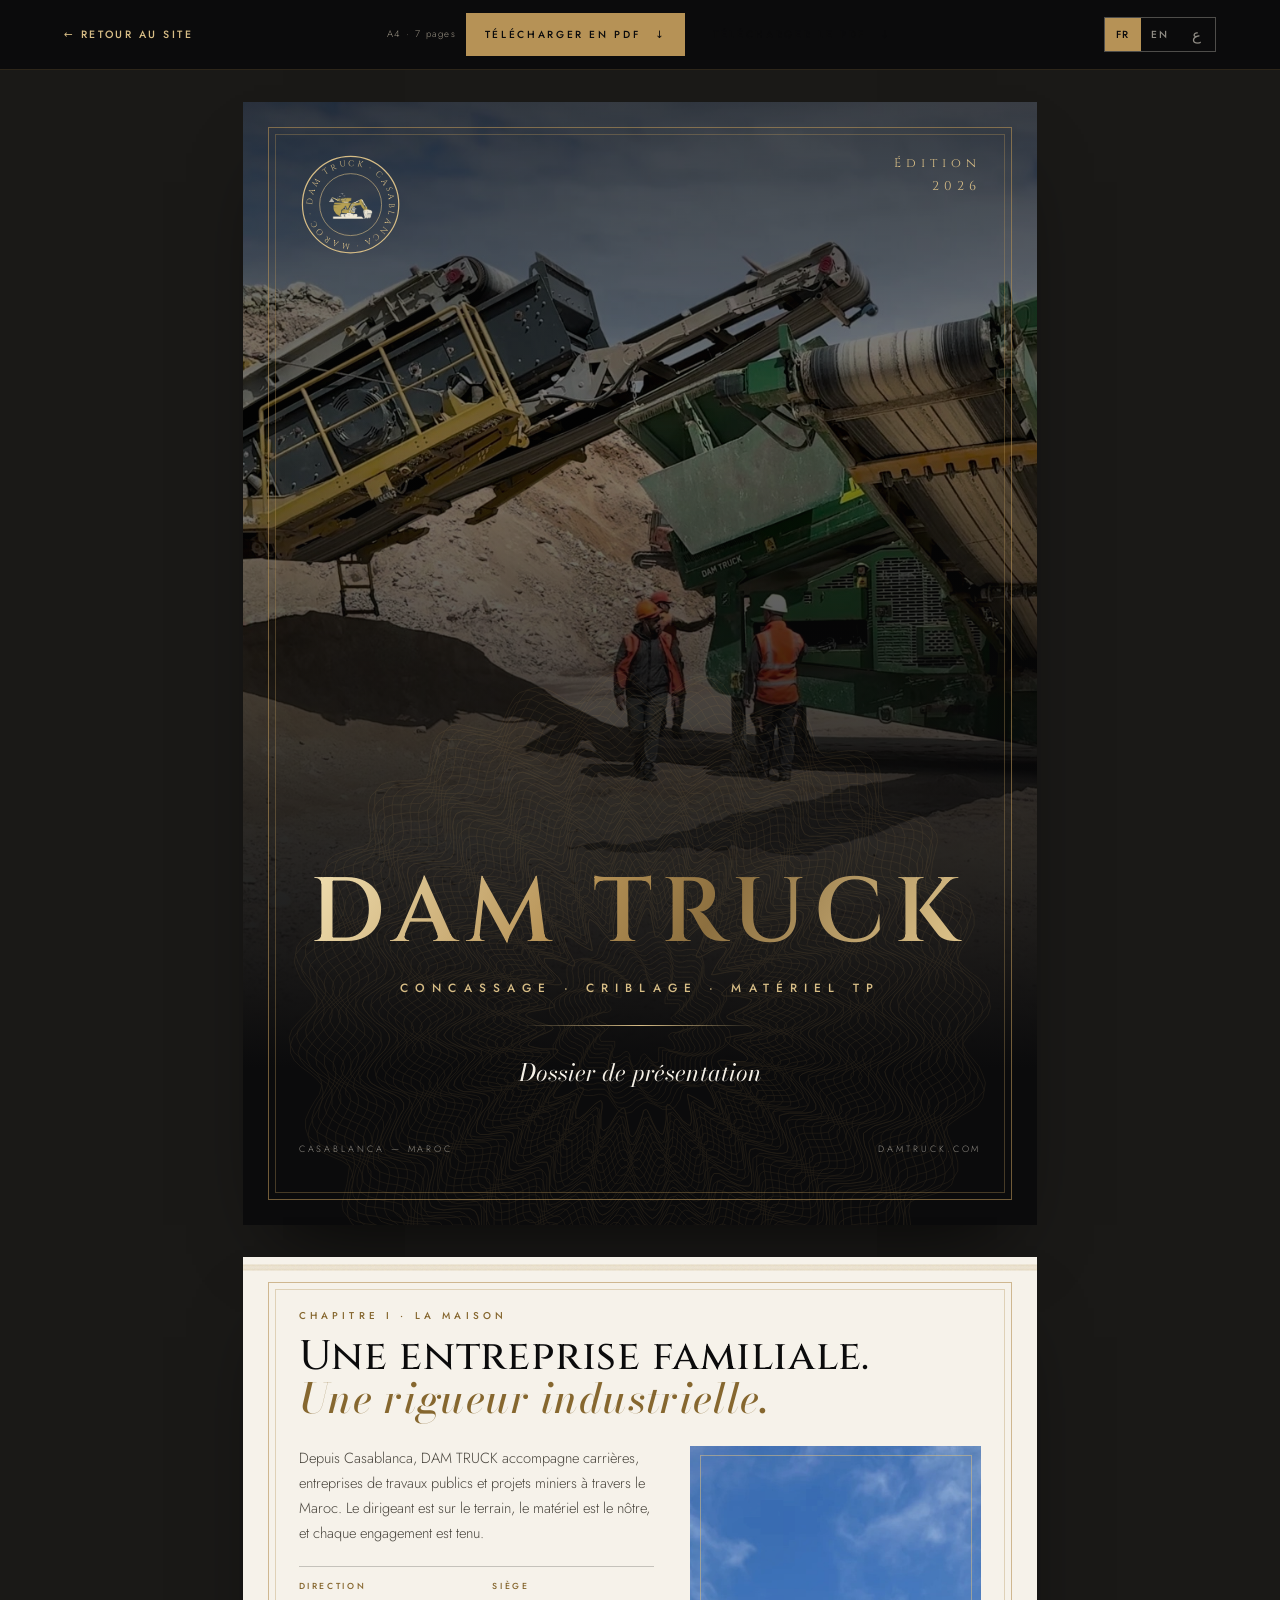
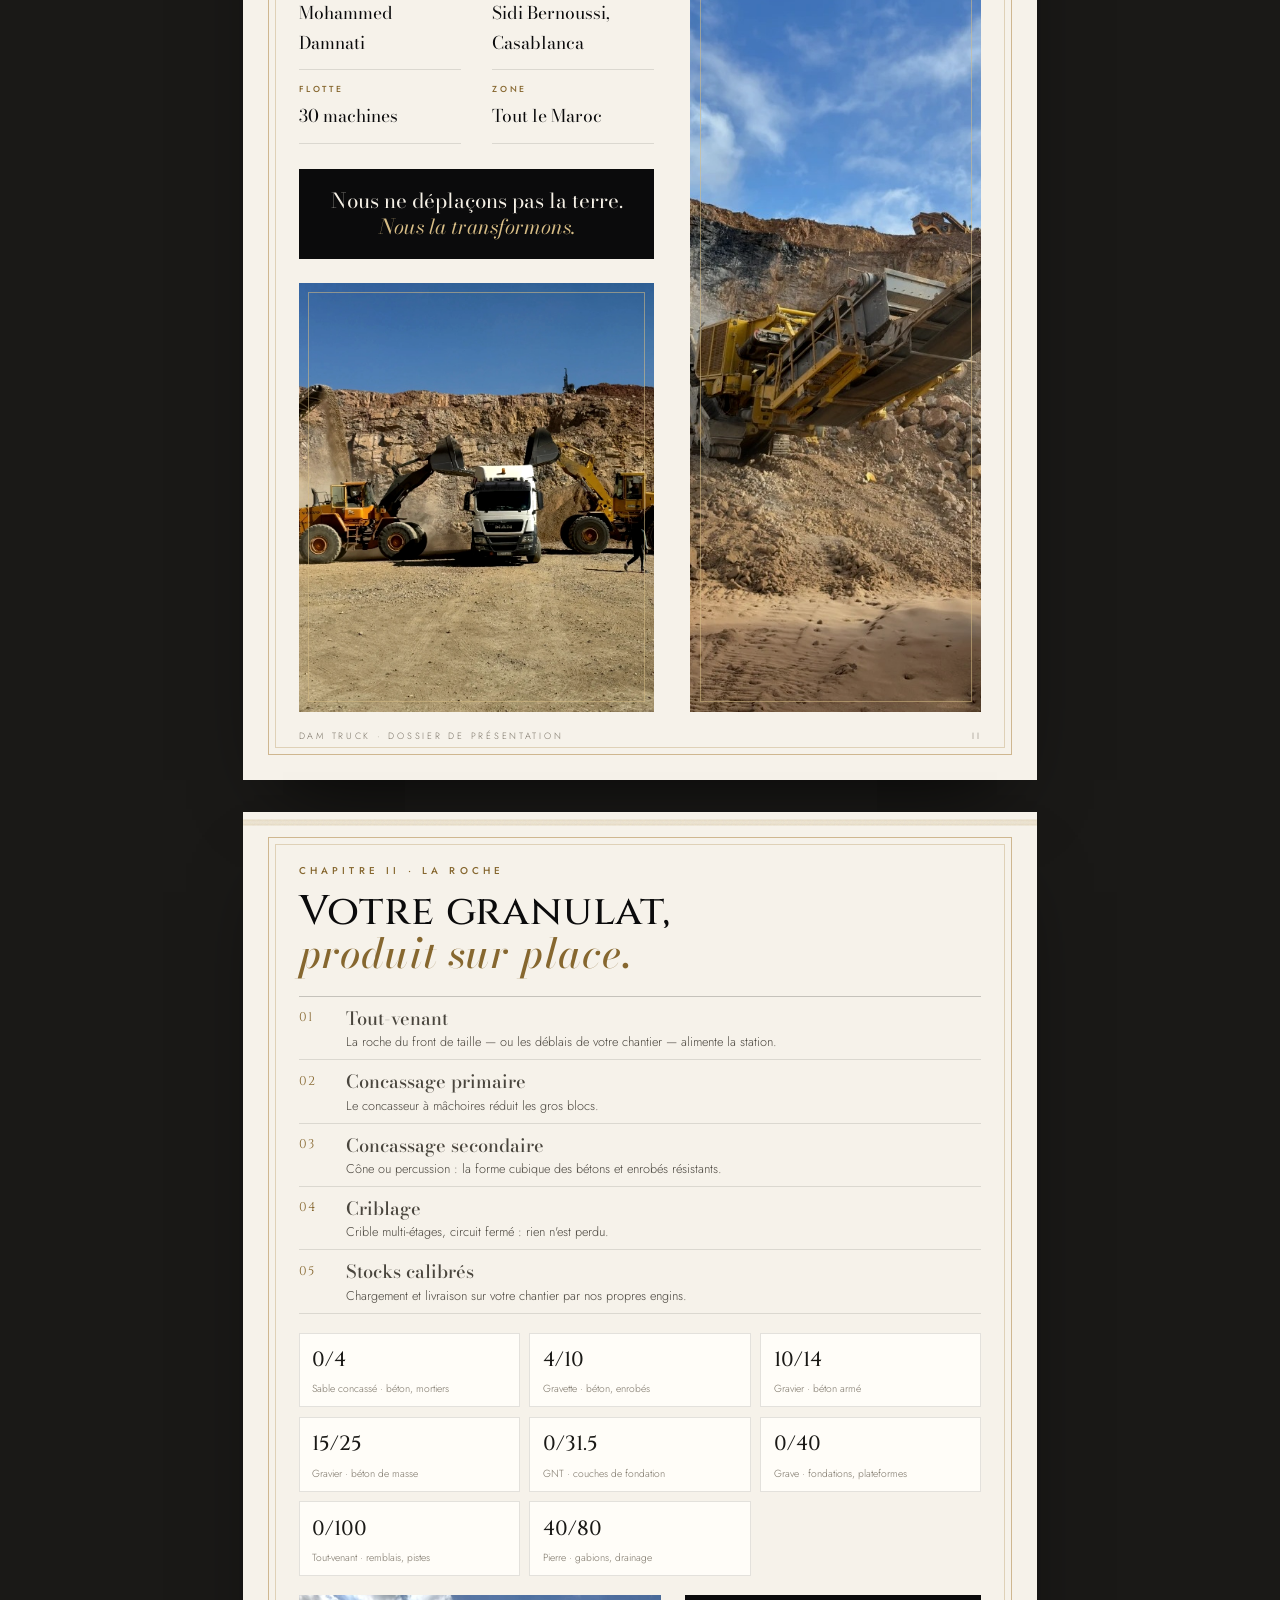
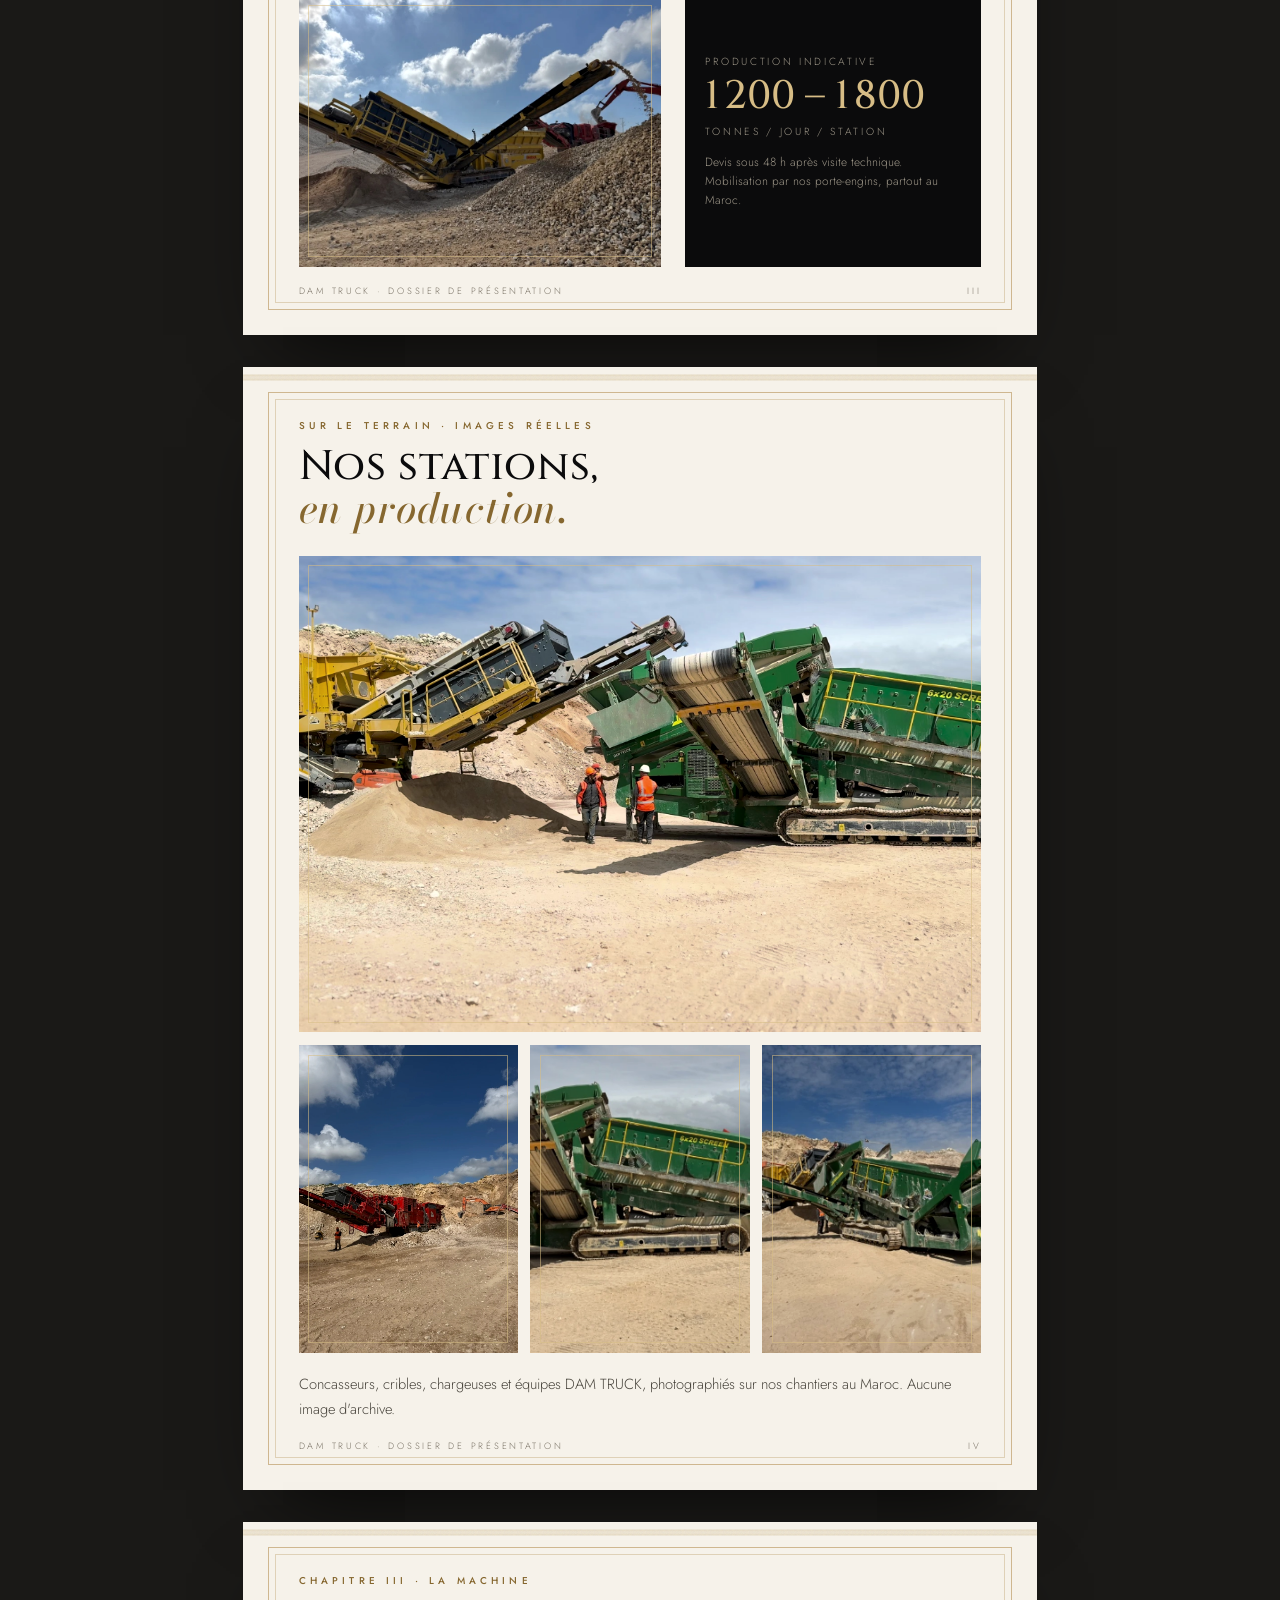
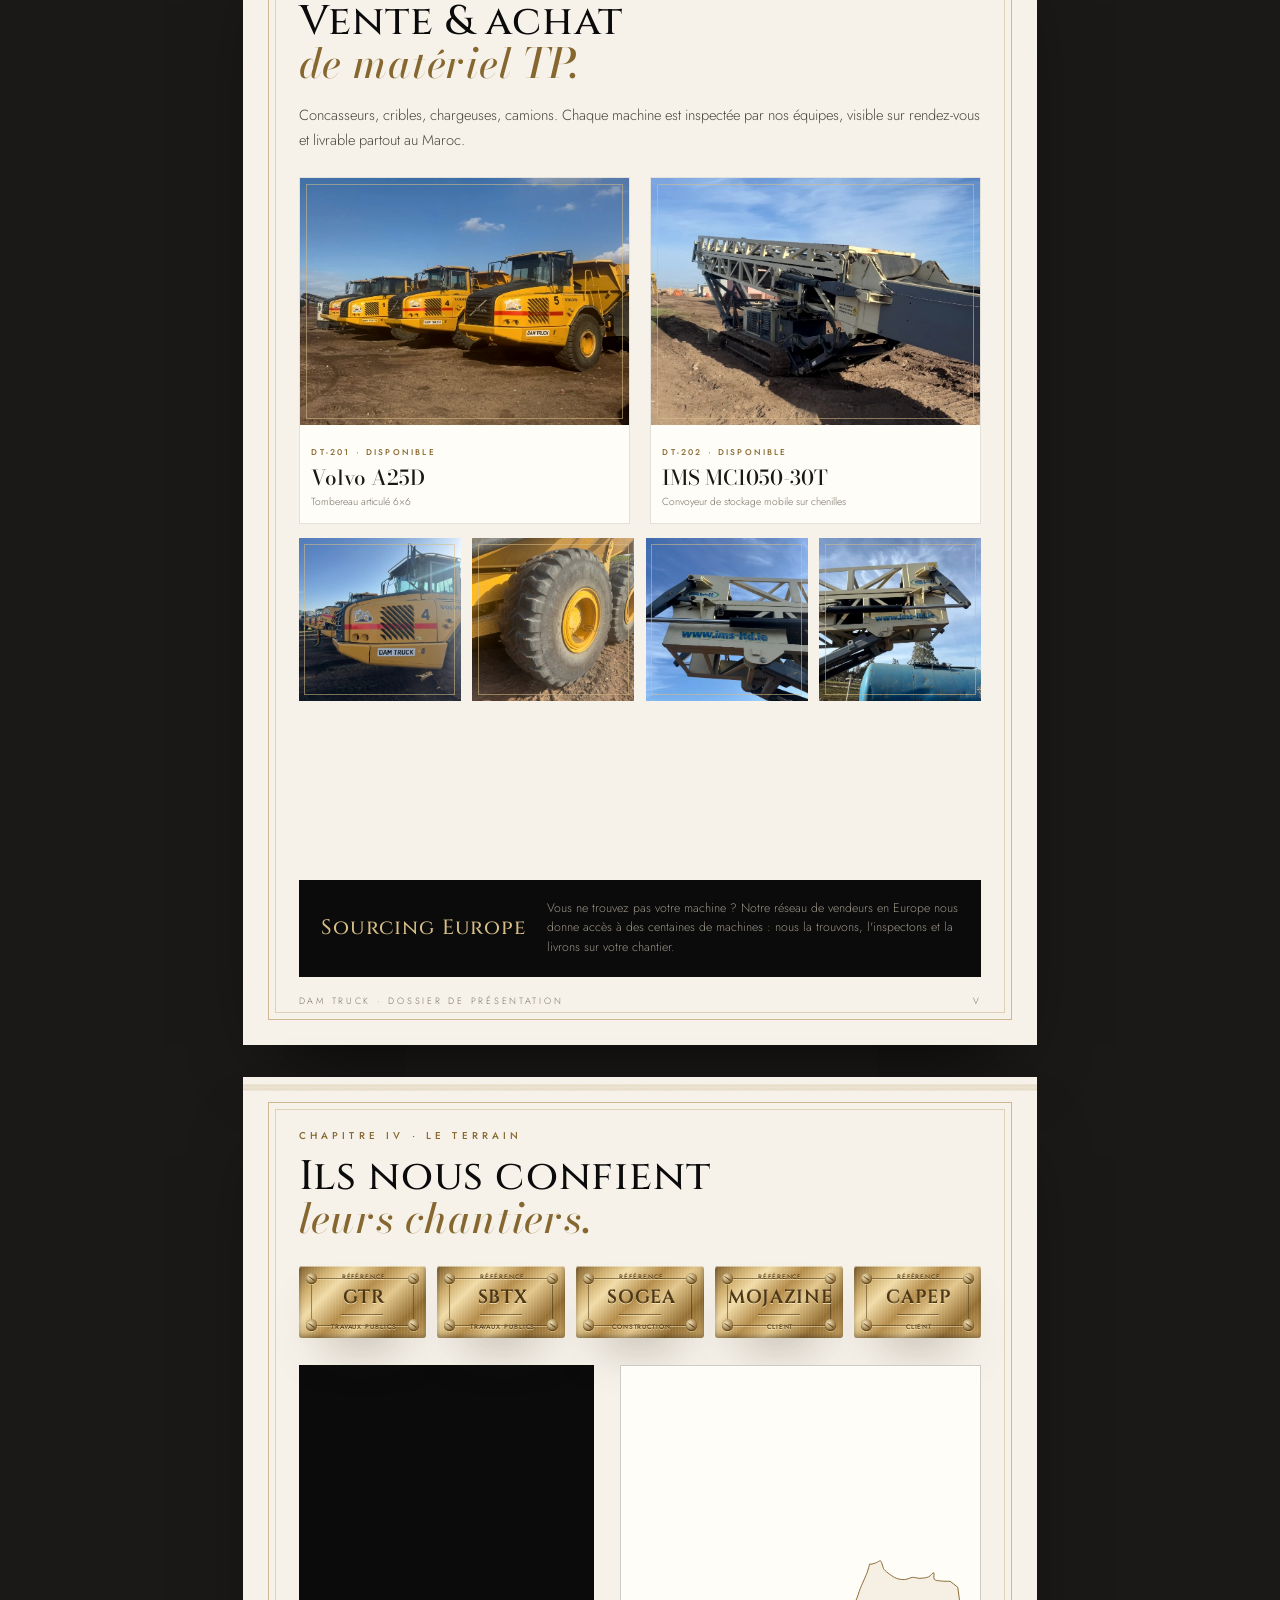
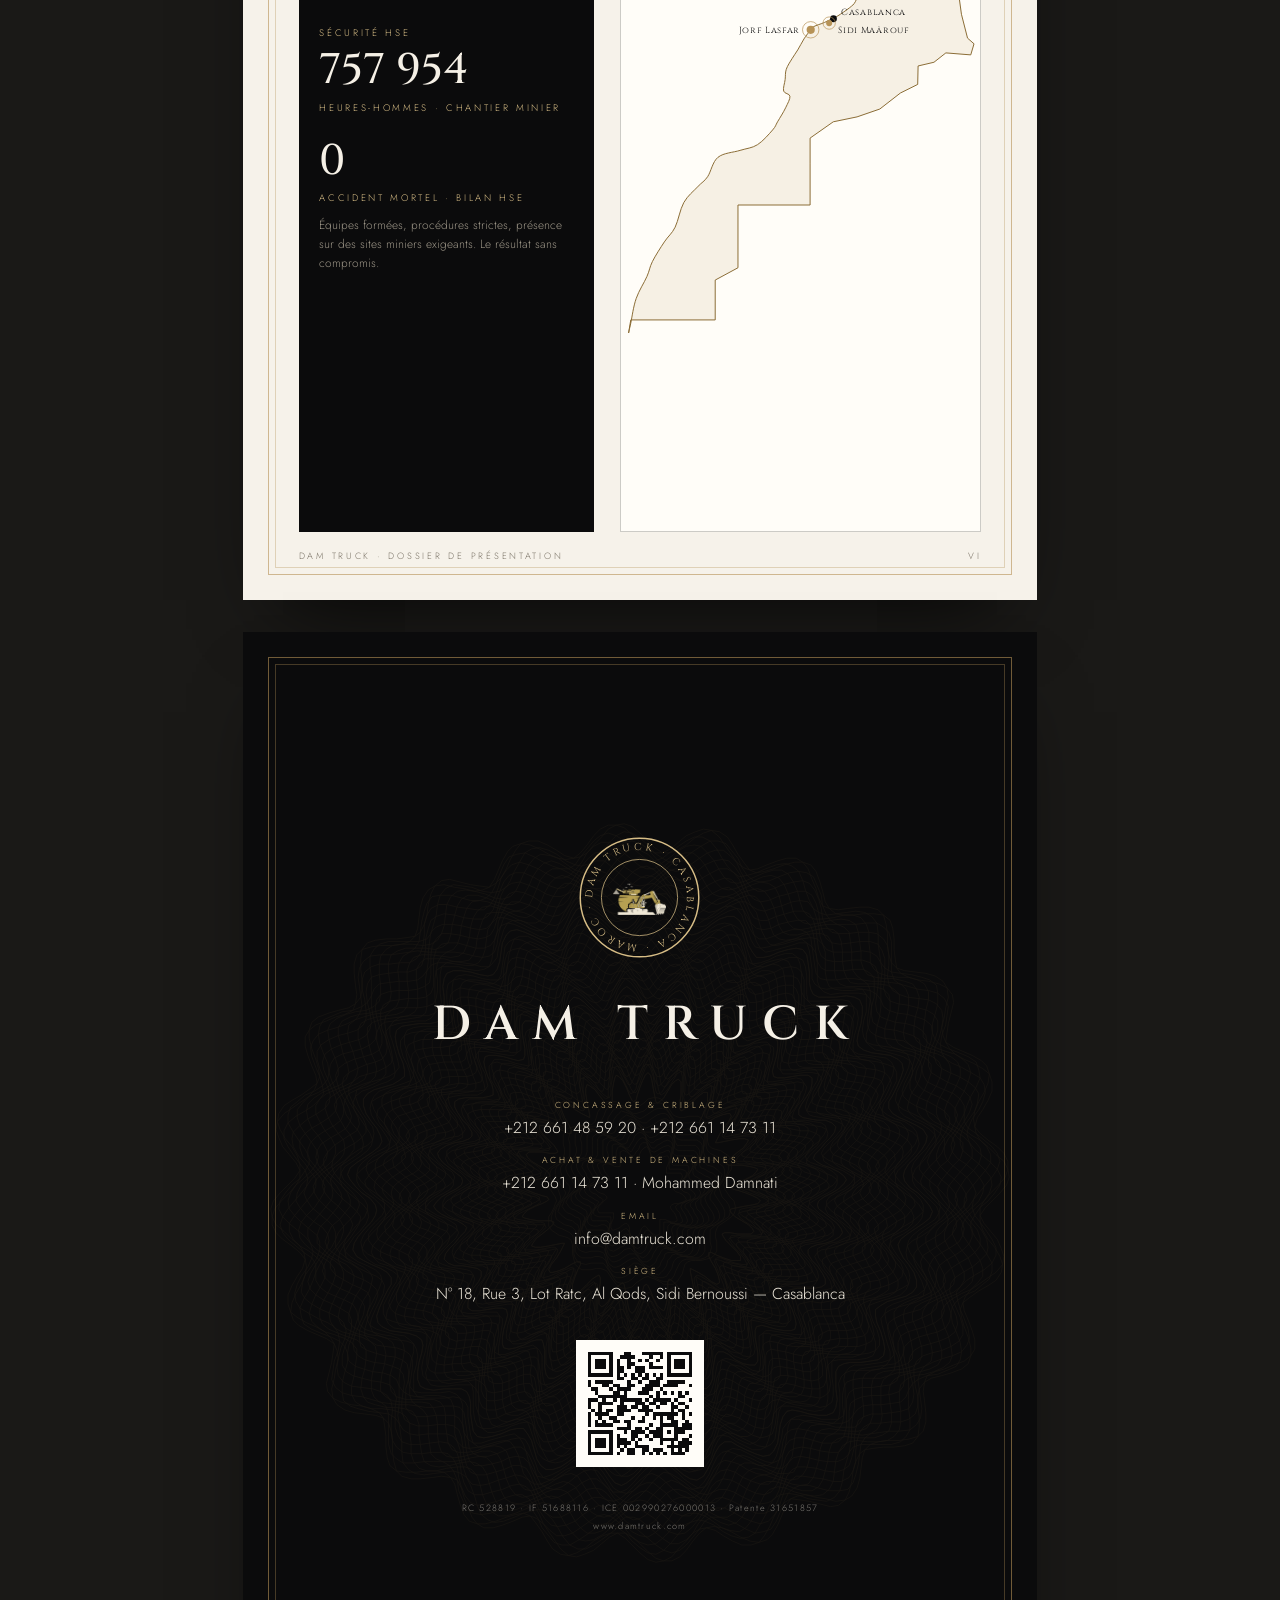
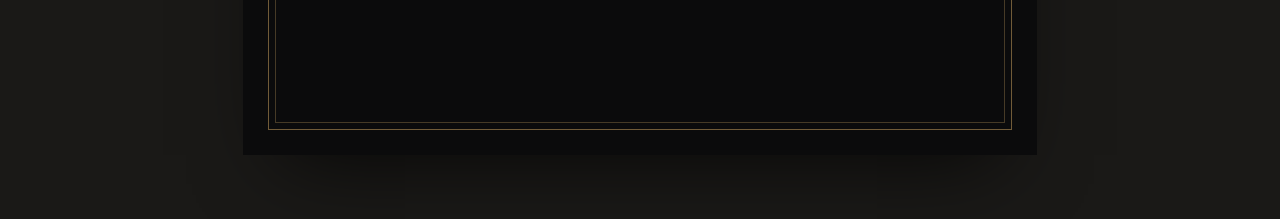
<file: brochure.html>
<!DOCTYPE html>
<html lang="fr">
<head>
  <meta charset="UTF-8" />
  <meta name="viewport" content="width=device-width, initial-scale=1.0, viewport-fit=cover" />
  <title>Dossier de présentation — DAM TRUCK</title>
  <meta name="description" content="Dossier de présentation DAM TRUCK : concassage mobile, criblage, vente et achat de matériel TP au Maroc. Version PDF à télécharger." />
  <meta name="theme-color" content="#0b0b0c" />
  <link rel="preconnect" href="https://fonts.googleapis.com" />
  <link rel="preconnect" href="https://fonts.gstatic.com" crossorigin />
  <link href="https://fonts.googleapis.com/css2?family=Bodoni+Moda:ital,opsz,wght@0,6..96,400;0,6..96,500;0,6..96,600;1,6..96,400;1,6..96,500&family=Cinzel:wght@400;500;600&family=Jost:wght@300;400;500&family=Pinyon+Script&display=swap" rel="stylesheet" />
  <link rel="icon" href="images/logo-mark-dark.png" />
  <link rel="apple-touch-icon" href="images/logo-mark-dark.png" />
  <link rel="canonical" href="https://damtruck.com/brochure.html" data-seo />
  <meta property="og:url" content="https://damtruck.com/brochure.html" />
  <meta property="og:type" content="website" />
  <meta property="og:site_name" content="DAM TRUCK" />
  <meta property="og:title" content="Dossier de présentation — DAM TRUCK" />
  <meta property="og:description" content="Concassage mobile, criblage et matériel TP au Maroc. Dossier PDF à télécharger." />
  <meta property="og:image" content="https://damtruck.com/images/print/cover-station.jpg" />
  <meta name="twitter:card" content="summary_large_image" />
  <meta property="og:locale" content="fr_MA" />
  <link rel="stylesheet" href="assets/styles.css" />
  <style>
    body { background: #1a1917; }
    .rbar { position: sticky; top: 0; z-index: 10; background: rgba(11,11,12,.95); color: var(--ivory); backdrop-filter: blur(10px); border-bottom: 1px solid var(--line-d); }
    .rbar__in { display: flex; justify-content: space-between; align-items: center; gap: 1rem; padding-block: .8rem; flex-wrap: wrap; }
    .rbar a.back { font-size: .66rem; font-weight: 500; letter-spacing: .24em; text-transform: uppercase; color: var(--gold-soft); }
    .rbar__act { display: flex; gap: .6rem; flex-wrap: wrap; align-items: center; }
    .rbar .btn { padding: .75rem 1.1rem; font-size: .64rem; }
    .rbar__note { font-size: .6rem; letter-spacing: .16em; color: var(--ivory-mut); }

    /* A4 sheets */
    .book { display: grid; gap: 2rem; justify-items: center; padding: 2rem 1rem 4rem; }
    .pg { position: relative; width: min(100%, 794px); aspect-ratio: 210 / 297; overflow: hidden; background: var(--paper); color: var(--text); box-shadow: 0 40px 80px -40px rgba(0,0,0,.8); container-type: inline-size; }
    .pg--dark { background: #0b0b0c; color: var(--ivory); }
    .pg__frame { position: absolute; inset: 3.2cqw; border: 1px solid rgba(182,146,86,.6); pointer-events: none; z-index: 3; }
    .pg__frame::after { content: ""; position: absolute; inset: .7cqw; border: .5px solid rgba(182,146,86,.35); }
    .pg__in { position: absolute; inset: 6.4cqw 7cqw 8.6cqw; z-index: 2; display: flex; flex-direction: column; }
    .pg__foot { position: absolute; z-index: 4; left: 7cqw; right: 7cqw; bottom: 4.6cqw; display: flex; justify-content: space-between; font-size: 1.15cqw; letter-spacing: .3em; text-transform: uppercase; color: var(--muted); }
    .pg--dark .pg__foot { color: rgba(236,230,217,.45); }
    .pg__band { position: absolute; left: 0; right: 0; top: 0; height: 2.6cqw; background: url("images/guilloche-band.svg") repeat-x center / auto 100%; opacity: .55; z-index: 1; }
    .kick { font-size: 1.25cqw; font-weight: 500; letter-spacing: .42em; text-transform: uppercase; color: var(--gold-ink); }
    .pg--dark .kick { color: var(--gold-soft); }
    .ttl { margin-top: 1.4cqw; font-family: var(--ff-display); font-weight: 500; font-size: 5.2cqw; line-height: 1.02; letter-spacing: .02em; }
    .ttl em { font-family: var(--ff-serif); font-style: italic; color: var(--gold-ink); }
    .pg--dark .ttl em { color: var(--gold-soft); }
    .rule { width: 9cqw; height: 1px; background: var(--gold); margin: 2.6cqw 0; }
    .txt { font-size: 1.85cqw; line-height: 1.7; color: var(--text-2); }
    .pg--dark .txt { color: var(--ivory-mut); }
    .ph { position: relative; overflow: hidden; background: #000; }
    .ph img { width: 100%; height: 100%; object-fit: cover; filter: saturate(.9) contrast(1.05); }
    .ph::after { content: ""; position: absolute; inset: 1.2cqw; border: 1px solid rgba(215,189,134,.55); }
    .facts { display: grid; grid-template-columns: repeat(2, 1fr); gap: 0 4cqw; margin-top: 2.6cqw; border-top: 1px solid var(--line-2); }
    .facts div { padding: 1.5cqw 0; border-bottom: 1px solid var(--line); }
    .facts dt { font-size: 1.1cqw; font-weight: 500; letter-spacing: .3em; text-transform: uppercase; color: var(--gold-ink); }
    .facts dd { margin-top: .5cqw; font-family: var(--ff-serif); font-size: 2.2cqw; color: var(--ink); }

    /* cover */
    .cover .ph { position: absolute; inset: 0; z-index: 0; }
    .cover .ph::after { display: none; }
    .cover .ph img { filter: saturate(.8) contrast(1.08) brightness(.62); }
    .cover__shade { position: absolute; inset: 0; z-index: 1; background: linear-gradient(180deg, rgba(11,11,12,.55) 0%, rgba(11,11,12,.15) 30%, rgba(11,11,12,.75) 62%, #0b0b0c 86%); }
    .cover__rosette { position: absolute; z-index: 1; left: 50%; bottom: -22cqw; width: 95cqw; transform: translateX(-50%); opacity: .14; }
    .cover__top { display: flex; justify-content: space-between; align-items: flex-start; }
    .seal { width: 13cqw; height: 13cqw; }
    .cover__year { font-family: var(--ff-display); font-size: 1.6cqw; letter-spacing: .4em; color: var(--gold-soft); text-align: right; line-height: 1.8; }
    .cover__mid { margin-top: auto; text-align: center; }
    .cover__name { margin: 0; font-family: var(--ff-display); font-weight: 600; font-size: 11.5cqw; letter-spacing: .1em; line-height: 1; background: linear-gradient(120deg, #f3e2b4, #b69256 40%, #8c6f3f 60%, #e6cc93); -webkit-background-clip: text; background-clip: text; color: transparent; }
    .cover__tag { margin-top: 2.4cqw; font-size: 1.5cqw; font-weight: 500; letter-spacing: .6em; text-transform: uppercase; color: var(--gold-soft); }
    .cover__rule { width: 30cqw; height: 1px; margin: 3.4cqw auto; background: linear-gradient(90deg, transparent, var(--gold-soft), transparent); }
    .cover__doc { font-family: var(--ff-serif); font-style: italic; font-size: 3cqw; color: #f5f0e6; }
    .cover__bottom { margin-top: 6cqw; display: flex; justify-content: space-between; font-size: 1.15cqw; letter-spacing: .32em; text-transform: uppercase; color: rgba(236,230,217,.6); }

    /* maison */
    .maison { display: grid; grid-template-columns: 1.1fr .9fr; gap: 4.5cqw; margin-top: 3cqw; flex: 1; min-height: 0; }
    .maison .ph { height: 100%; }
    .maison > div:first-child { display: flex; flex-direction: column; min-height: 0; }
    .maison__ph2 { flex: 1; margin-top: 3cqw; min-height: 0; }
    .quote { margin-top: 3.2cqw; padding: 2.4cqw 2.8cqw; background: #0b0b0c; color: #f5f0e6; font-family: var(--ff-serif); font-size: 2.6cqw; line-height: 1.25; }
    .quote em { color: var(--gold-soft); }
    .quote__sig { display: block; margin-top: 1.4cqw; font-family: var(--ff-script); font-size: 3.6cqw; color: var(--gold-soft); }

    /* concassage */
    .steps { margin-top: 2.4cqw; display: grid; gap: 0; border-top: 1px solid var(--line-2); counter-reset: s; }
    .steps li { list-style: none; counter-increment: s; display: grid; grid-template-columns: 6cqw 1fr; padding: 1cqw 0; border-bottom: 1px solid var(--line); }
    .steps li::before { content: "0" counter(s); font-family: var(--ff-display); font-size: 1.6cqw; color: var(--gold-ink); letter-spacing: .14em; padding-top: .3cqw; }
    .steps b { font-family: var(--ff-serif); font-weight: 500; font-size: 2.3cqw; }
    .steps span { display: block; font-size: 1.6cqw; color: var(--text-2); line-height: 1.5; }
    .fr { margin-top: 2.4cqw; display: grid; grid-template-columns: repeat(3, 1fr); gap: 1.2cqw; }
    .fr div { padding: 1.2cqw 1.6cqw; background: var(--white); border: 1px solid var(--line); }
    .fr b { display: block; font-family: var(--ff-display); font-weight: 500; font-size: 2.6cqw; }
    .fr small { display: block; font-size: 1.3cqw; color: var(--muted); line-height: 1.5; margin-top: .4cqw; }
    .capa { margin-top: 2.4cqw; display: grid; grid-template-columns: 1.1fr .9fr; gap: 3cqw; align-items: stretch; flex: 1; min-height: 0; }
    .capa .ph { height: 100%; }
    .capa__box { background: #0b0b0c; color: var(--ivory); padding: 2.6cqw; display: grid; align-content: center; gap: .8cqw; }
    .capa__box b { font-family: var(--ff-display); font-weight: 500; font-size: 5cqw; color: var(--gold-soft); line-height: 1; }
    .capa__box span { font-size: 1.3cqw; letter-spacing: .26em; text-transform: uppercase; color: var(--ivory-mut); }
    .capa__box p { font-size: 1.5cqw; color: var(--ivory-mut); line-height: 1.6; margin-top: .6cqw; }

    /* parc */
    .spread { margin-top: 3cqw; display: grid; grid-template-columns: 1fr 1fr 1fr; grid-template-rows: 1.55fr 1fr; gap: 1.6cqw; flex: 1; min-height: 0; }
    .spread .ph { height: 100%; min-height: 0; }
    .spread .sp-a { grid-column: 1 / -1; }
    .parc { margin-top: 3cqw; display: grid; grid-template-columns: repeat(3, 1fr); gap: 1.8cqw; }
    .mc { background: var(--white); border: 1px solid var(--line); }
    .parc.parc--2 { grid-template-columns: 1fr 1fr; gap: 2.4cqw; }
    .parc.parc--2 .mc b { font-size: 2.6cqw; }
    .parc__more { margin-top: 1.8cqw; display: grid; grid-template-columns: repeat(4, 1fr); gap: 1.4cqw; }
    .parc__more .ph { aspect-ratio: 1 / 1; } .parc__more .ph::after { inset: .7cqw; }
    .mc .ph { aspect-ratio: 4 / 3; } .mc .ph::after { inset: .8cqw; }
    .mc > div:last-child { padding: 1.4cqw 1.5cqw 1.6cqw; }
    .mc small { font-size: 1.05cqw; font-weight: 500; letter-spacing: .26em; text-transform: uppercase; color: var(--gold-ink); }
    .mc b { display: block; margin-top: .4cqw; font-family: var(--ff-serif); font-weight: 500; font-size: 2cqw; line-height: 1.15; }
    .mc span { display: block; margin-top: .3cqw; font-size: 1.3cqw; color: var(--muted); }
    .sourcing { margin-top: auto; display: grid; grid-template-columns: auto 1fr; gap: 2.6cqw; align-items: center; padding: 2.4cqw 2.8cqw; background: #0b0b0c; color: var(--ivory); }
    .sourcing b { font-family: var(--ff-display); font-weight: 500; font-size: 2.6cqw; color: var(--gold-soft); letter-spacing: .06em; }
    .sourcing p { font-size: 1.55cqw; line-height: 1.6; color: var(--ivory-mut); }

    /* références */
    .plq { margin-top: 3cqw; display: grid; grid-template-columns: repeat(5, 1fr); gap: 1.4cqw; }
    .plq .plaque { padding: 1.4cqw; gap: .8cqw; }
    .plq .plaque__name { font-size: 4.2cqw; }
    .plq .plaque__lbl { font-size: .82cqw; white-space: nowrap; letter-spacing: .14em; }
    .plq .plaque__name { font-size: 2.3cqw !important; letter-spacing: .04em; }
    .plq .plaque > i { width: 1.4cqw; height: 1.4cqw; }
    .refs2 { margin-top: 3.4cqw; display: grid; grid-template-columns: .9fr 1.1fr; gap: 3.2cqw; flex: 1; min-height: 0; }
    .hse { background: #0b0b0c; color: var(--ivory); padding: 2.6cqw; display: grid; align-content: center; gap: 1cqw; }
    .hse b { font-family: var(--ff-display); font-weight: 500; font-size: 5.4cqw; line-height: 1; color: #f5f0e6; }
    .hse span { font-size: 1.2cqw; letter-spacing: .28em; text-transform: uppercase; color: var(--gold-soft); }
    .hse p { font-size: 1.5cqw; line-height: 1.6; color: var(--ivory-mut); }
    .mapb { position: relative; border: 1px solid var(--line-2); background: var(--white); }
    .mapb svg { width: 100%; height: 100%; }
    .mapb path { fill: rgba(182,146,86,.12); stroke: #86672f; stroke-width: 1.4; }
    .mapb text { font-family: Cinzel, serif; font-size: 13px; fill: #0b0b0c; letter-spacing: 1px; }

    /* dos */
    .back { text-align: center; justify-content: center; align-items: center; }
    .back .seal { width: 16cqw; height: 16cqw; }
    .back__name { margin-top: 3cqw; font-family: var(--ff-display); font-weight: 600; font-size: 6cqw; letter-spacing: .3em; padding-left: .3em; color: #f5f0e6; }
    .back__rows { margin: 4cqw auto 0; display: grid; gap: 1.4cqw; font-size: 2cqw; color: var(--ivory); }
    .back__rows span { display: block; font-size: 1.1cqw; letter-spacing: .32em; text-transform: uppercase; color: var(--gold-soft); margin-bottom: .3cqw; }
    .back__qr { margin: 4cqw auto 0; width: 16cqw; padding: 1cqw; background: #fffdf8; }
    .back__legal { margin-top: 4cqw; font-size: 1.15cqw; letter-spacing: .14em; color: rgba(236,230,217,.5); line-height: 2; }
    .back__rosette { position: absolute; z-index: 1; left: 50%; top: 50%; width: 110cqw; transform: translate(-50%, -50%); opacity: .07; }

    @media print {
      @page { size: A4; margin: 0; }
      body { background: #fff; }
      .rbar { display: none !important; }
      body > main.book { display: block !important; padding: 0; }
      .pg { width: 210mm; height: 297mm; aspect-ratio: auto; box-shadow: none; page-break-after: always; break-after: page; -webkit-print-color-adjust: exact; print-color-adjust: exact; }
      .pg * { -webkit-print-color-adjust: exact; print-color-adjust: exact; }
      .wa-float, .cursor, .cursor__dot { display: none !important; }
      .pg img { filter: none !important; }
      .cover__shade { background: linear-gradient(180deg, rgba(11,11,12,.7) 0%, rgba(11,11,12,.38) 30%, rgba(11,11,12,.82) 62%, #0b0b0c 86%); }
    }
  </style>
  <script src="assets/data.js" defer></script>
  <script src="assets/i18n.js" defer></script>
</head>
<body>
  <div class="rbar">
    <div class="container rbar__in">
      <a class="back" href="index.html">← Retour au site</a>
      <div class="rbar__act">
        <span class="rbar__note">A4 · 7 pages</span>
        <a class="btn btn--gold" href="docs/DAM-TRUCK-Dossier-de-presentation.pdf" download data-pdf>Télécharger en PDF <span class="btn__arrow">↓</span></a>
        <a class="btn" href="docs/DAM-TRUCK-Dossier-de-presentation.pdf" download>Télécharger le PDF <span class="btn__arrow">↓</span></a>
      </div>
    </div>
  </div>

  <main class="book">
    <!-- I — Couverture -->
    <section class="pg pg--dark cover" aria-label="Couverture">
      <div class="ph"><img src="images/print/cover-station.jpg" alt="" style="object-position:38% 50%" /></div>
      <div class="cover__shade"></div>
      <img class="cover__rosette" src="images/guilloche-rosette.svg" alt="" aria-hidden="true" />
      <div class="pg__frame"></div>
      <div class="pg__in">
        <div class="cover__top">
          <svg class="seal" viewBox="0 0 120 120" aria-hidden="true"><defs><path id="cs1" d="M60 60 m-45 0 a45 45 0 1 1 90 0 a45 45 0 1 1 -90 0"/></defs><circle cx="60" cy="60" r="56" fill="none" stroke="#d7bd86" stroke-width="1.4"/><circle cx="60" cy="60" r="36" fill="none" stroke="#d7bd86" stroke-width=".7"/><text font-family="Cinzel, serif" font-size="9.5" letter-spacing="3" fill="#d7bd86"><textPath href="#cs1">DAM TRUCK · CASABLANCA · MAROC ·</textPath></text><image href="images/logo-mark-light.png" x="35" y="47" width="50" height="29.4" preserveAspectRatio="xMidYMid meet"/></svg>
          <div class="cover__year">Édition<br><span data-y>2026</span></div>
        </div>
        <div class="cover__mid">
          <h1 class="cover__name">DAM TRUCK</h1>
          <div class="cover__tag">Concassage · Criblage · Matériel TP</div>
          <div class="cover__rule"></div>
          <div class="cover__doc">Dossier de présentation</div>
        </div>
        <div class="cover__bottom"><span>Casablanca — Maroc</span><span>damtruck.com</span></div>
      </div>
    </section>

    <!-- II — La Maison -->
    <section class="pg" aria-label="La Maison">
      <div class="pg__band"></div><div class="pg__frame"></div>
      <div class="pg__in">
        <span class="kick">Chapitre I · La Maison</span>
        <h2 class="ttl">Une entreprise familiale.<br><em>Une rigueur industrielle.</em></h2>
        <div class="maison">
          <div>
            <p class="txt">Depuis Casablanca, DAM TRUCK accompagne carrières, entreprises de travaux publics et projets miniers à travers le Maroc. Le dirigeant est sur le terrain, le matériel est le nôtre, et chaque engagement est tenu.</p>
            <dl class="facts">
              <div><dt>Direction</dt><dd>Mohammed Damnati</dd></div>
              <div><dt>Siège</dt><dd>Sidi Bernoussi, Casablanca</dd></div>
              <div><dt>Flotte</dt><dd>30 machines</dd></div>
              <div><dt>Zone</dt><dd>Tout le Maroc</dd></div>
            </dl>
            <p class="quote">Nous ne déplaçons pas la terre.<br><em>Nous la transformons.</em></p>
            <div class="ph maison__ph2"><img src="images/print/terrain/terrain-5.jpg" alt="Chargeuses Volvo et camion MAN en carrière" style="object-position:50% 62%" /></div>
          </div>
          <div class="ph"><img src="images/print/terrain/terrain-1.jpg" alt="Concasseur Keestrack de DAM TRUCK en carrière" style="object-position:40% 60%" /></div>
        </div>
      </div>
      <div class="pg__foot"><span>DAM TRUCK · Dossier de présentation</span><span>II</span></div>
    </section>

    <!-- III — Concassage & criblage -->
    <section class="pg" aria-label="Concassage et criblage">
      <div class="pg__band"></div><div class="pg__frame"></div>
      <div class="pg__in">
        <span class="kick">Chapitre II · La Roche</span>
        <h2 class="ttl">Votre granulat,<br><em>produit sur place.</em></h2>
        <ol class="steps">
          <li><span><b>Tout-venant</b><span>La roche du front de taille — ou les déblais de votre chantier — alimente la station.</span></span></li>
          <li><span><b>Concassage primaire</b><span>Le concasseur à mâchoires réduit les gros blocs.</span></span></li>
          <li><span><b>Concassage secondaire</b><span>Cône ou percussion : la forme cubique des bétons et enrobés résistants.</span></span></li>
          <li><span><b>Criblage</b><span>Crible multi-étages, circuit fermé : rien n'est perdu.</span></span></li>
          <li><span><b>Stocks calibrés</b><span>Chargement et livraison sur votre chantier par nos propres engins.</span></span></li>
        </ol>
        <div class="fr">
          <div><b>0/4</b><small>Sable concassé · béton, mortiers</small></div>
          <div><b>4/10</b><small>Gravette · béton, enrobés</small></div>
          <div><b>10/14</b><small>Gravier · béton armé</small></div>
          <div><b>15/25</b><small>Gravier · béton de masse</small></div>
          <div><b>0/31.5</b><small>GNT · couches de fondation</small></div>
          <div><b>0/40</b><small>Grave · fondations, plateformes</small></div>
          <div><b>0/100</b><small>Tout-venant · remblais, pistes</small></div>
          <div><b>40/80</b><small>Pierre · gabions, drainage</small></div>
        </div>
        <div class="capa">
          <div class="ph"><img src="images/print/terrain/terrain-2.jpg" alt="Crible Keestrack et stocks calibrés" style="object-position:50% 60%" /></div>
          <div class="capa__box"><span>Production indicative</span><b data-rate>1 200 – 1 800</b><span>tonnes / jour / station</span><p>Devis sous 48 h après visite technique. Mobilisation par nos porte-engins, partout au Maroc.</p></div>
        </div>
      </div>
      <div class="pg__foot"><span>DAM TRUCK · Dossier de présentation</span><span>III</span></div>
    </section>

    <!-- III bis — En production (photos réelles) -->
    <section class="pg" aria-label="En production">
      <div class="pg__band"></div><div class="pg__frame"></div>
      <div class="pg__in">
        <span class="kick">Sur le terrain · Images réelles</span>
        <h2 class="ttl">Nos stations,<br><em>en production.</em></h2>
        <div class="spread">
          <div class="ph sp-a"><img src="images/print/cover-station.jpg" alt="Concasseur Keestrack et crible McCloskey DAM TRUCK en production" style="object-position:45% 50%" /></div>
          <div class="ph sp-b"><img src="images/print/terrain/terrain-3.jpg" alt="Station mobile de concassage en carrière" /></div>
          <div class="ph sp-c"><img src="images/print/terrain/terrain-6.jpg" alt="Crible McCloskey 6x20 sur chenilles" /></div>
          <div class="ph sp-d"><img src="images/print/terrain/terrain-4.jpg" alt="Crible McCloskey et concasseur sur chantier" /></div>
        </div>
        <p class="txt" style="margin-top:2.4cqw">Concasseurs, cribles, chargeuses et équipes DAM TRUCK, photographiés sur nos chantiers au Maroc. Aucune image d'archive.</p>
      </div>
      <div class="pg__foot"><span>DAM TRUCK · Dossier de présentation</span><span>IV</span></div>
    </section>

    <!-- IV — Parc machines -->
    <section class="pg" aria-label="Parc machines">
      <div class="pg__band"></div><div class="pg__frame"></div>
      <div class="pg__in">
        <span class="kick">Chapitre III · La Machine</span>
        <h2 class="ttl">Vente &amp; achat<br><em>de matériel TP.</em></h2>
        <p class="txt" style="margin-top:2cqw">Concasseurs, cribles, chargeuses, camions. Chaque machine est inspectée par nos équipes, visible sur rendez-vous et livrable partout au Maroc.</p>
        <div class="parc" data-parc></div>
        <div class="sourcing"><b>Sourcing Europe</b><p>Vous ne trouvez pas votre machine ? Notre réseau de vendeurs en Europe nous donne accès à des centaines de machines : nous la trouvons, l'inspectons et la livrons sur votre chantier.</p></div>
      </div>
      <div class="pg__foot"><span>DAM TRUCK · Dossier de présentation</span><span>V</span></div>
    </section>

    <!-- V — Références & terrain -->
    <section class="pg" aria-label="Références">
      <div class="pg__band"></div><div class="pg__frame"></div>
      <div class="pg__in">
        <span class="kick">Chapitre IV · Le Terrain</span>
        <h2 class="ttl">Ils nous confient<br><em>leurs chantiers.</em></h2>
        <div class="plq">
          <div class="plaque"><i></i><i></i><i></i><i></i><span class="plaque__lbl">Référence</span><b class="plaque__name">GTR</b><span class="plaque__rule"></span><span class="plaque__lbl">Travaux publics</span></div>
          <div class="plaque"><i></i><i></i><i></i><i></i><span class="plaque__lbl">Référence</span><b class="plaque__name">SBTX</b><span class="plaque__rule"></span><span class="plaque__lbl">Travaux publics</span></div>
          <div class="plaque"><i></i><i></i><i></i><i></i><span class="plaque__lbl">Référence</span><b class="plaque__name">SOGEA</b><span class="plaque__rule"></span><span class="plaque__lbl">Construction</span></div>
          <div class="plaque"><i></i><i></i><i></i><i></i><span class="plaque__lbl">Référence</span><b class="plaque__name">MOJAZINE</b><span class="plaque__rule"></span><span class="plaque__lbl">Client</span></div>
          <div class="plaque"><i></i><i></i><i></i><i></i><span class="plaque__lbl">Référence</span><b class="plaque__name">CAPEP</b><span class="plaque__rule"></span><span class="plaque__lbl">Client</span></div>
        </div>
        <div class="refs2">
          <div class="hse"><span>Sécurité HSE</span><b>757 954</b><span>Heures-hommes · chantier minier</span><b style="margin-top:2cqw">0</b><span>Accident mortel · bilan HSE</span><p>Équipes formées, procédures strictes, présence sur des sites miniers exigeants. Le résultat sans compromis.</p></div>
          <div class="mapb">
            <svg viewBox="0 0 526 562" aria-label="Carte du Maroc avec les sites DAM TRUCK"><path d="M367.2 11.2 C368.3 10.8 371.7 9.8 373.8 9.0 C375.9 8.2 378.1 5.9 379.5 6.5 C381.0 7.1 381.5 10.5 382.4 12.6 C383.3 14.7 383.1 16.8 384.9 19.1 C386.7 21.3 389.8 23.7 392.8 25.9 C395.9 28.1 399.2 30.7 403.0 32.0 C406.7 33.4 411.0 34.1 415.0 33.8 C419.0 33.6 423.0 30.9 426.7 30.6 C430.5 30.3 433.3 32.2 437.2 32.0 C441.1 31.9 446.4 31.3 449.9 29.9 C453.3 28.5 456.0 23.1 457.5 23.8 C458.9 24.4 456.5 31.4 458.4 33.5 C460.3 35.6 464.9 35.5 468.9 36.0 C472.8 36.5 479.4 36.3 481.5 36.4 L492.6 45.0 L494.8 61.2 L498.0 84.6 L506.9 119.5 L516.4 127.8 L511.6 144.0 L475.2 141.1 L457.8 154.8 L434.6 160.2 L434.0 187.2 L408.7 199.8 L378.6 223.2 L345.3 234.7 L310.5 241.9 L276.6 265.7 L276.6 303.5 L276.6 363.6 L171.1 363.6 L171.1 455.4 L137.8 473.4 L137.8 531.7 L14.3 531.7 L11.1 550.8 C11.6 548.4 12.4 545.0 14.3 536.4 C16.1 527.8 18.1 512.0 22.2 500.4 C26.2 488.8 34.0 477.2 38.0 468.0 C42.1 458.8 41.6 455.0 45.9 446.4 C50.2 437.8 57.7 426.2 63.4 417.6 C69.0 409.0 74.4 405.8 79.2 396.0 C84.0 386.2 86.2 370.1 91.9 360.0 C97.5 349.9 106.5 343.0 112.5 336.6 C118.4 330.2 121.7 329.5 126.7 322.2 C131.7 314.9 133.8 300.3 141.9 293.8 C150.0 287.2 164.4 286.8 174.2 283.7 C184.0 280.6 191.5 280.5 199.6 275.4 C207.7 270.3 216.8 259.5 221.8 253.8 C226.8 248.1 225.8 247.4 229.0 241.9 C232.3 236.4 237.7 227.8 240.8 221.4 C243.8 215.0 247.6 208.6 247.1 204.5 C246.6 200.3 239.1 201.1 237.9 196.9 C236.7 192.8 239.5 185.4 240.1 180.0 C240.8 174.6 240.0 170.4 241.7 165.2 C243.4 160.0 247.4 154.2 250.3 149.4 C253.1 144.6 255.5 141.7 258.5 136.8 C261.5 131.9 264.5 125.6 267.7 120.6 C270.9 115.6 275.1 110.3 277.5 107.3 C279.9 104.2 278.5 104.4 282.0 102.6 C285.4 100.8 292.9 98.6 297.8 96.5 C302.6 94.3 307.1 91.7 310.5 90.0 C313.8 88.3 313.3 89.3 317.4 86.8 C321.5 84.2 330.2 78.4 334.5 74.9 C338.8 71.4 340.1 71.0 342.8 66.2 C345.4 61.5 347.8 52.5 350.1 46.8 C352.3 41.1 354.4 36.8 356.1 32.8 C357.8 28.7 358.9 26.7 360.2 23.0 C361.5 19.4 363.1 13.2 363.7 11.2 Z"/>
              <circle cx="277.5" cy="107.3" r="6" fill="#b69256"/><circle cx="277.5" cy="107.3" r="12" fill="none" stroke="#b69256"/>
              <circle cx="310.8" cy="91.1" r="5" fill="#0b0b0c"/>
              <circle cx="304.5" cy="97.5" r="4.5" fill="#b69256"/><circle cx="304.5" cy="97.5" r="9" fill="none" stroke="#b69256"/>
              <text x="262" y="112" text-anchor="end">Jorf Lasfar</text><text x="322" y="86">Casablanca</text><text x="318" y="112">Sidi Maârouf</text>
            </svg>
          </div>
        </div>
      </div>
      <div class="pg__foot"><span>DAM TRUCK · Dossier de présentation</span><span>VI</span></div>
    </section>

    <!-- VI — Dos -->
    <section class="pg pg--dark" aria-label="Contact">
      <img class="back__rosette" src="images/guilloche-rosette.svg" alt="" aria-hidden="true" />
      <div class="pg__frame"></div>
      <div class="pg__in back">
        <svg class="seal" viewBox="0 0 120 120" aria-hidden="true"><defs><path id="cs2" d="M60 60 m-45 0 a45 45 0 1 1 90 0 a45 45 0 1 1 -90 0"/></defs><circle cx="60" cy="60" r="56" fill="none" stroke="#d7bd86" stroke-width="1.4"/><circle cx="60" cy="60" r="36" fill="none" stroke="#d7bd86" stroke-width=".7"/><text font-family="Cinzel, serif" font-size="9.5" letter-spacing="3" fill="#d7bd86"><textPath href="#cs2">DAM TRUCK · CASABLANCA · MAROC ·</textPath></text><image href="images/logo-mark-light.png" x="35" y="47" width="50" height="29.4" preserveAspectRatio="xMidYMid meet"/></svg>
        <div class="back__name">DAM TRUCK</div>
        <div class="back__rows">
          <div><span>Concassage &amp; criblage</span>+212 661 48 59 20 · +212 661 14 73 11</div>
          <div><span>Achat &amp; vente de machines</span>+212 661 14 73 11 · Mohammed Damnati</div>
          <div><span>Email</span>info@damtruck.com</div>
          <div><span>Siège</span>N° 18, Rue 3, Lot Ratc, Al Qods, Sidi Bernoussi — Casablanca</div>
        </div>
        <img class="back__qr" src="images/qr-carte.svg" alt="QR code vers la carte de visite digitale" />
        <p class="back__legal">RC 528819 · IF 51688116 · ICE 002990276000013 · Patente 31651857<br>www.damtruck.com</p>
      </div>
    </section>
  </main>

  <script>
  document.addEventListener("DOMContentLoaded", () => {
    const DT = window.DT || {};
    const T = (s, v) => (window.I18N ? window.I18N.t(s, v) : s);
    const fmt = (n) => new Intl.NumberFormat("fr-FR").format(n);
    const y = document.querySelector("[data-y]"); if (y) y.textContent = new Date().getFullYear();
    const r = document.querySelector("[data-rate]"); if (r && DT.rateMin) r.textContent = `${fmt(DT.rateMin)} – ${fmt(DT.rateMax)}`;
    const STATUS = { dispo: T("Disponible"), reserve: T("Réservé"), vendu: T("Vendu") };
    const esc = (s) => String(s || "").replace(/[&<>"]/g, (c) => ({ "&": "&amp;", "<": "&lt;", ">": "&gt;", '"': "&quot;" }[c]));
    document.querySelector("[data-parc]").innerHTML = (DT.MACHINES || []).filter((m) => m.status !== "vendu").slice(0, 6).map((m) => `
      <div class="mc"><div class="ph"><img src="${esc(m.img.replace("images/", "images/print/"))}" alt="${esc(T(m.title))}" style="object-position:${esc(m.imgPos || "center")}"></div>
      <div><small>${esc(m.ref)} · ${esc(STATUS[m.status] || "")}</small><b>${esc(T(m.title))}</b><span>${esc(T(m.type))}</span></div></div>`).join("");
    const live = (DT.MACHINES || []).filter((m) => m.status !== "vendu");
    const parc = document.querySelector("[data-parc]");
    if (live.length && live.length <= 2) {
      parc.classList.add("parc--2");
      const extra = live.flatMap((m) => (m.gallery || []).slice(1, 3)).slice(0, 4);
      if (extra.length) parc.insertAdjacentHTML("afterend", `<div class="parc__more">${extra.map((g) => `<div class="ph"><img src="${esc(g.replace("images/", "images/print/"))}" alt=""></div>`).join("")}</div>`);
    }
  });
  </script>
</body>
</html>
</file>
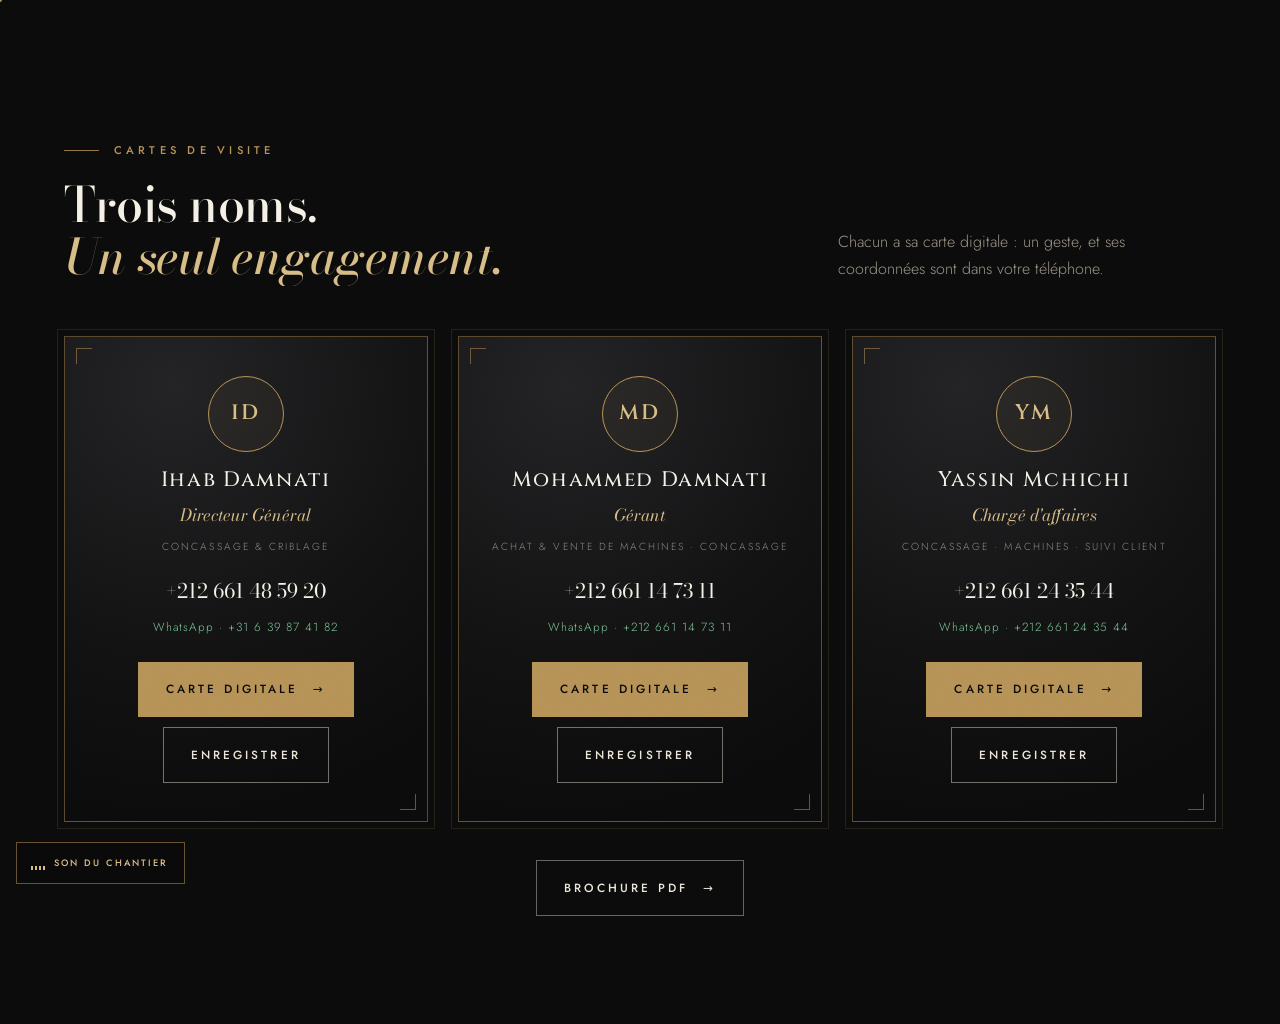
<file: carte.html>
<!DOCTYPE html>
<html lang="fr">
<head>
  <meta charset="UTF-8" />
  <meta name="viewport" content="width=device-width, initial-scale=1.0, viewport-fit=cover" />
  <title>Cartes de visite — DAM TRUCK</title>
  <meta name="description" content="Cartes de visite digitales de DAM TRUCK : Ihab Damnati, Mohammed Damnati, Yassin Mchichi." />
  <meta name="theme-color" content="#f6f2ea" />
  <link rel="preconnect" href="https://fonts.googleapis.com" />
  <link rel="preconnect" href="https://fonts.gstatic.com" crossorigin />
  <link href="https://fonts.googleapis.com/css2?family=Bodoni+Moda:ital,opsz,wght@0,6..96,400;0,6..96,500;0,6..96,600;1,6..96,400;1,6..96,500&family=Cinzel:wght@400;500;600&family=Jost:wght@300;400;500&family=Pinyon+Script&display=swap" rel="stylesheet" />
  <link rel="icon" href="images/logo-mark-dark.png" />
  <link rel="apple-touch-icon" href="images/logo-mark-dark.png" />
  <link rel="canonical" href="https://damtruck.com/carte.html" data-seo />
  <meta property="og:url" content="https://damtruck.com/carte.html" />
  <meta name="twitter:card" content="summary_large_image" />
  <meta property="og:locale" content="fr_MA" />
  <meta property="og:type" content="website" />
  <meta property="og:site_name" content="DAM TRUCK" />
  <meta property="og:title" content="Cartes de visite — DAM TRUCK" />
  <meta property="og:description" content="Ihab Damnati, Mohammed Damnati, Yassin Mchichi — cartes de visite digitales." />
  <meta property="og:image" content="https://damtruck.com/images/station-concassage.jpg" />
  <link rel="stylesheet" href="assets/styles.css" />
  <script src="assets/data.js" defer></script>
  <script src="assets/i18n.js" defer></script>
  <script src="assets/main.js" defer></script>
  <script src="assets/cine.js" defer></script>
</head>
<body>
  <main>
    <!-- ═════════════════════════ INTERLOCUTEURS & CARTES ═════════════════════════ -->
    <section class="section s-ink" data-dark id="equipe" style="min-height:100svh;padding-top:calc(var(--header-h) + 3rem)">
      <div class="container">
        <div class="shead">
          <div>
            <span class="eyebrow reveal">Cartes de visite</span>
            <h1 class="h2 shead__title kinetic">Trois noms.<br><em>Un seul engagement.</em></h1>
          </div>
          <p class="shead__aside reveal" data-d="2">Chacun a sa carte digitale : un geste, et ses coordonnées sont dans votre téléphone.</p>
        </div>
        <div class="pcards">
          <article class="pcard reveal" data-d="0">
            <i class="bc-c bc-c--tl"></i><i class="bc-c bc-c--br"></i>
            <div class="pcard__mono" aria-hidden="true">ID</div>
            <h3 class="pcard__name">Ihab Damnati</h3>
            <p class="pcard__title">Directeur Général</p>
            <p class="pcard__dom">Concassage &amp; criblage</p>
            <div class="pcard__tel"><a href="tel:+212661485920">+212 661 48 59 20</a></div>
            <a class="pcard__wa" href="https://wa.me/31639874182" target="_blank" rel="noopener">WhatsApp · +31 6 39 87 41 82</a>
            <div class="pcard__acts"><a class="btn btn--gold" href="ihab.html">Carte digitale <span class="btn__arrow">→</span></a><a class="btn" href="ihab-damnati.vcf" download>Enregistrer</a></div>
          </article>
          <article class="pcard reveal" data-d="1">
            <i class="bc-c bc-c--tl"></i><i class="bc-c bc-c--br"></i>
            <div class="pcard__mono" aria-hidden="true">MD</div>
            <h3 class="pcard__name">Mohammed Damnati</h3>
            <p class="pcard__title">Gérant</p>
            <p class="pcard__dom">Achat &amp; vente de machines · Concassage</p>
            <div class="pcard__tel"><a href="tel:+212661147311">+212 661 14 73 11</a></div>
            <a class="pcard__wa" href="https://wa.me/212661147311" target="_blank" rel="noopener">WhatsApp · +212 661 14 73 11</a>
            <div class="pcard__acts"><a class="btn btn--gold" href="mohammed.html">Carte digitale <span class="btn__arrow">→</span></a><a class="btn" href="mohammed-damnati.vcf" download>Enregistrer</a></div>
          </article>
          <article class="pcard reveal" data-d="2">
            <i class="bc-c bc-c--tl"></i><i class="bc-c bc-c--br"></i>
            <div class="pcard__mono" aria-hidden="true">YM</div>
            <h3 class="pcard__name">Yassin Mchichi</h3>
            <p class="pcard__title">Chargé d'affaires</p>
            <p class="pcard__dom">Concassage · Machines · Suivi client</p>
            <div class="pcard__tel"><a href="tel:+212661243544">+212 661 24 35 44</a></div>
            <a class="pcard__wa" href="https://wa.me/212661243544" target="_blank" rel="noopener">WhatsApp · +212 661 24 35 44</a>
            <div class="pcard__acts"><a class="btn btn--gold" href="yassin.html">Carte digitale <span class="btn__arrow">→</span></a><a class="btn" href="yassin-mchichi.vcf" download>Enregistrer</a></div>
          </article>
        </div>
        <div class="bcard-actions reveal" style="justify-content:center;margin-top:2.4rem"><a class="btn" href="brochure.html">Brochure PDF <span class="btn__arrow">→</span></a></div>
      </div>
    </section>
  </main>
</body>
</html>
</file>
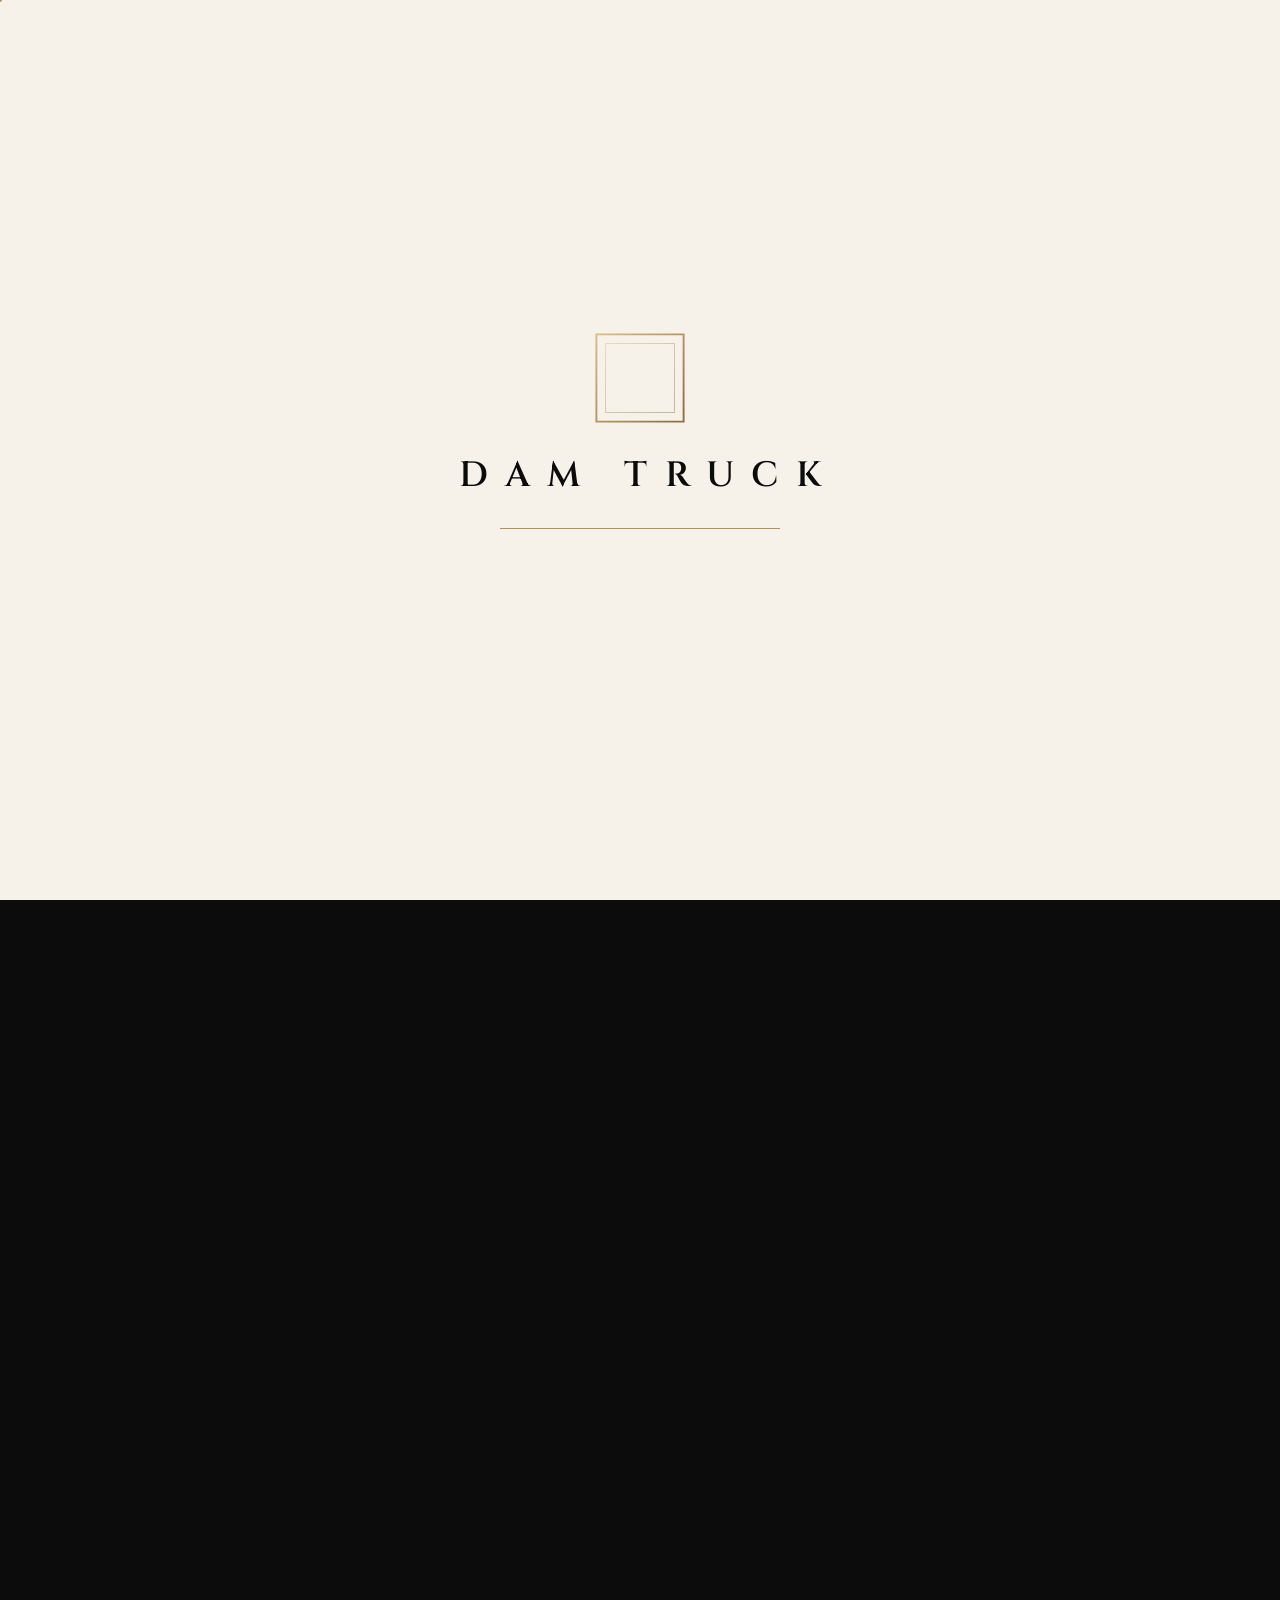
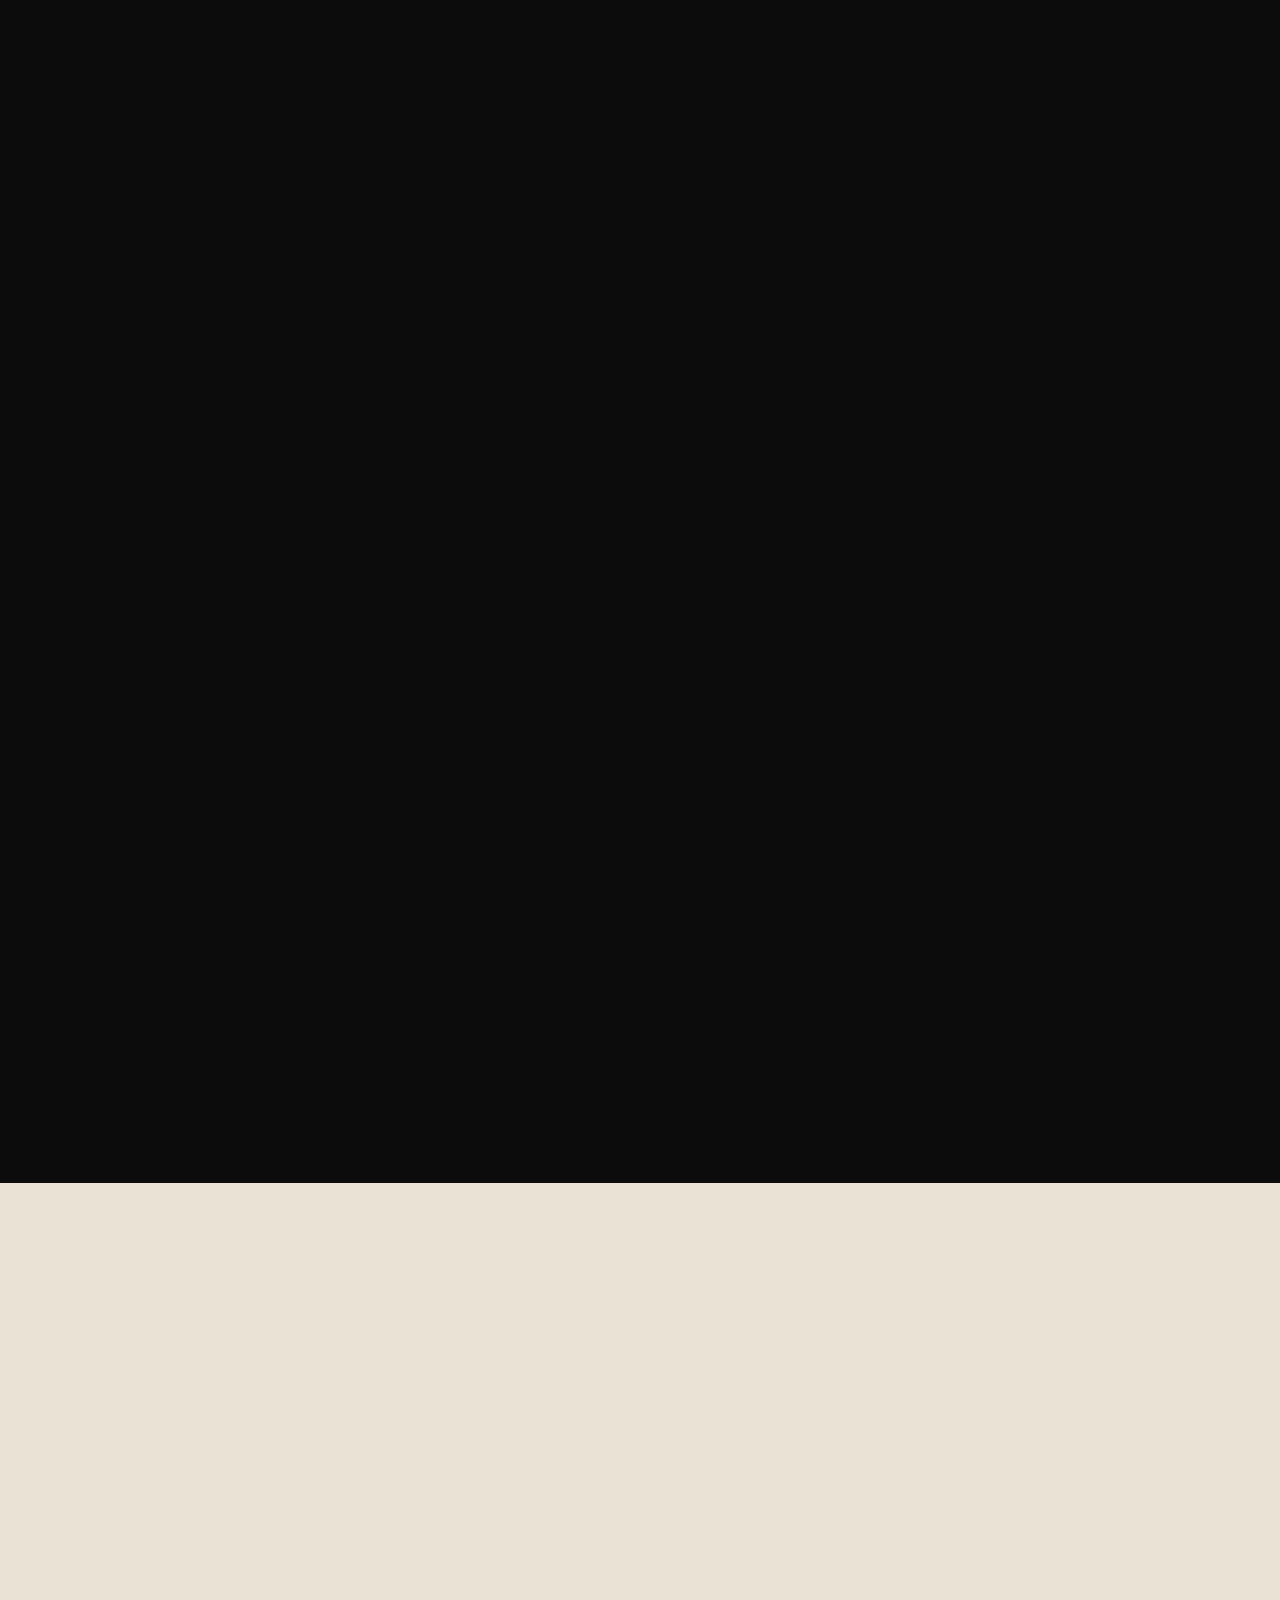
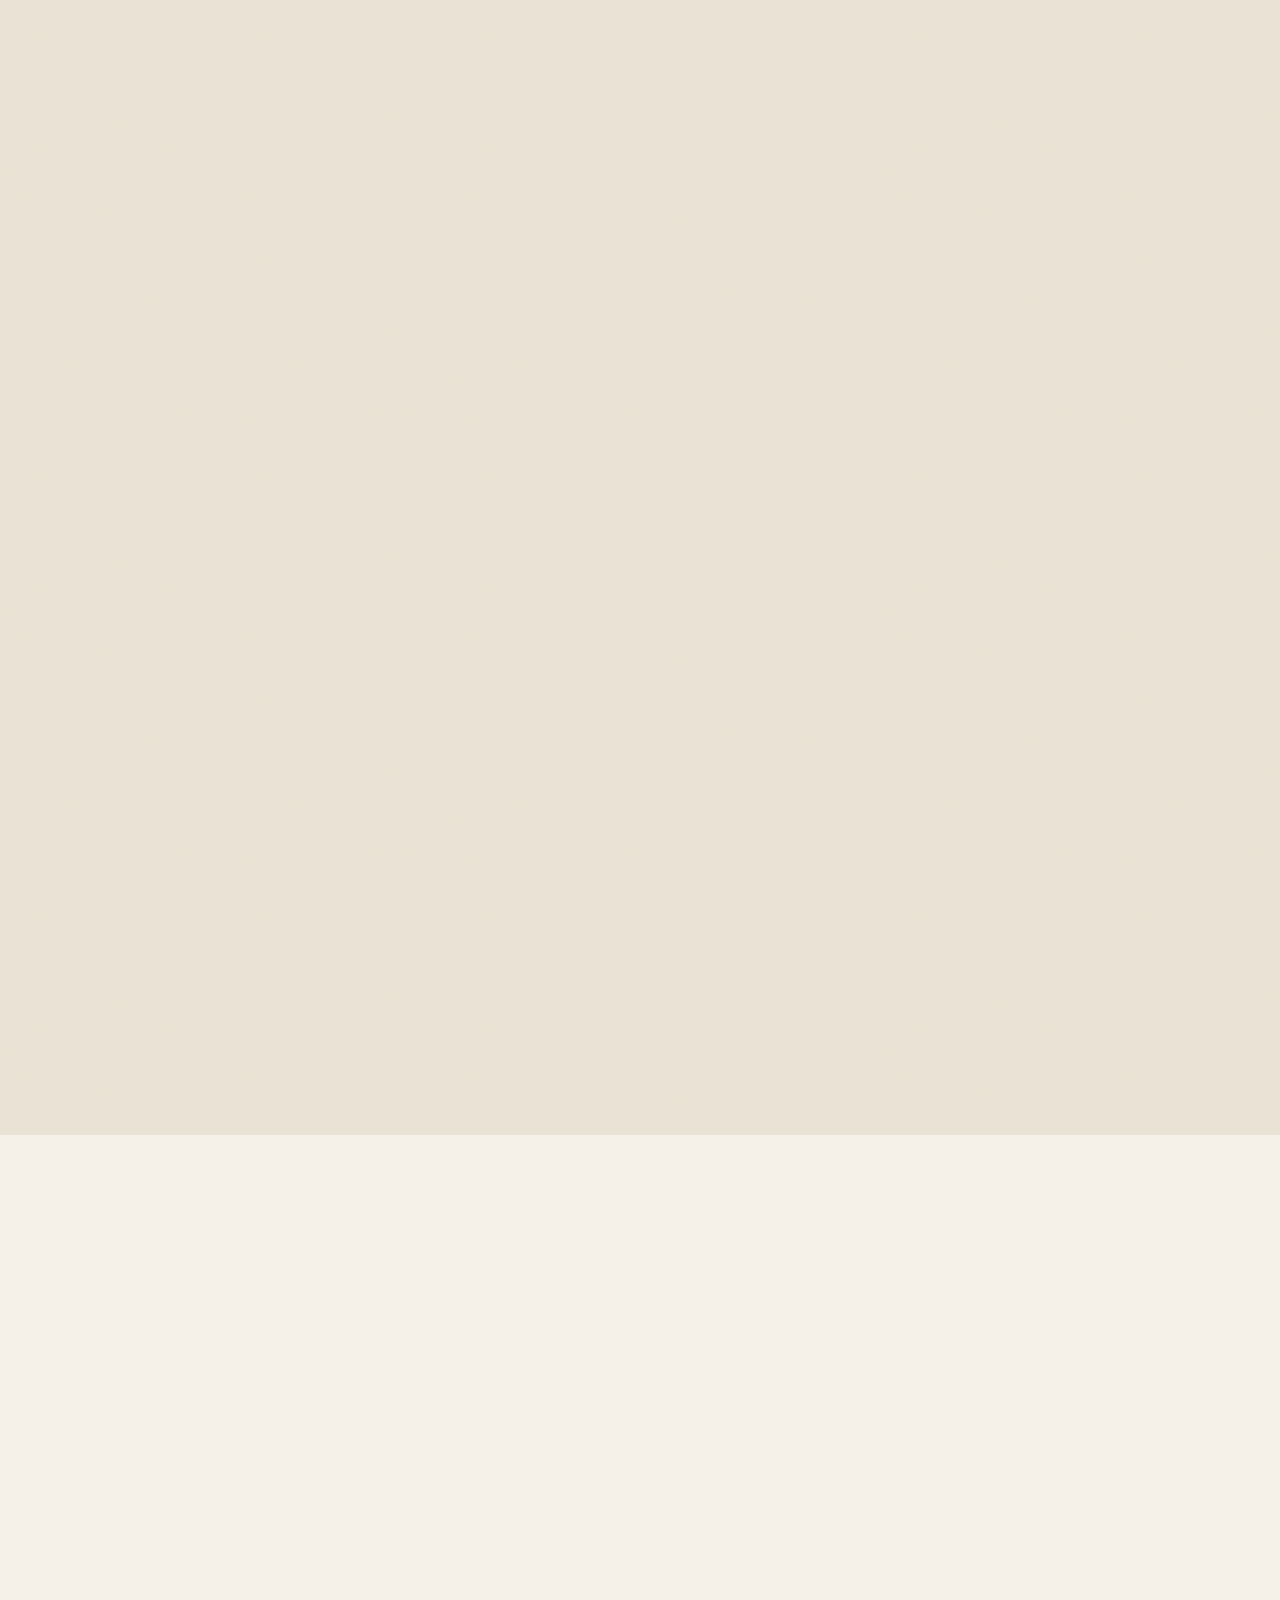
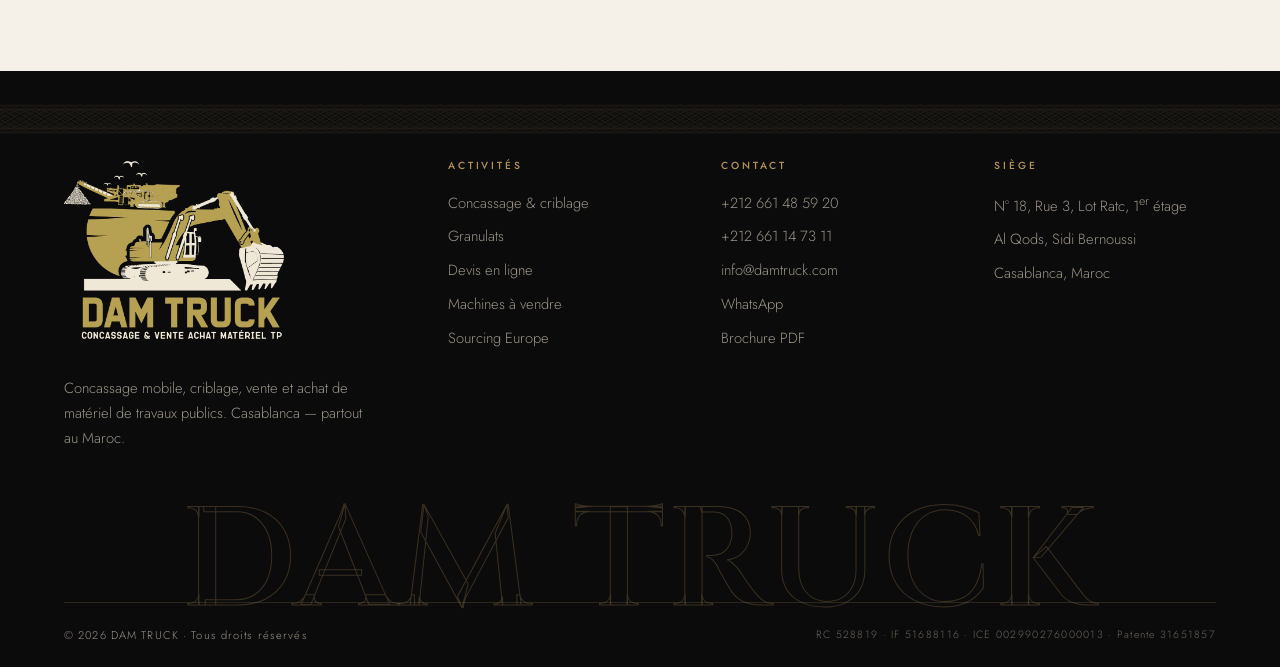
<file: concassage.html>
<!DOCTYPE html>
<html lang="fr">
<head>
  <meta charset="UTF-8" />
  <meta name="viewport" content="width=device-width, initial-scale=1.0, viewport-fit=cover" />
  <title>Concassage &amp; Criblage mobile — DAM TRUCK · Maroc</title>
  <meta name="description" content="Concassage mobile et criblage sur site partout au Maroc. Production de granulats 0/4, 4/10, 10/14, 15/25, GNT 0/31.5, 0/40, 0/100, 40/80. Estimation et devis en ligne — DAM TRUCK, Casablanca." />
  <meta name="theme-color" content="#0b0b0c" />
  <link rel="preconnect" href="https://fonts.googleapis.com" />
  <link rel="preconnect" href="https://fonts.gstatic.com" crossorigin />
  <link href="https://fonts.googleapis.com/css2?family=Bodoni+Moda:ital,opsz,wght@0,6..96,400;0,6..96,500;0,6..96,600;1,6..96,400;1,6..96,500&family=Cinzel:wght@400;500;600&family=Jost:wght@300;400;500&family=Pinyon+Script&display=swap" rel="stylesheet" />
  <link rel="icon" href="images/logo-mark-dark.png" />
  <link rel="apple-touch-icon" href="images/logo-mark-dark.png" />
  <link rel="canonical" href="https://damtruck.com/concassage.html" data-seo />
  <meta property="og:url" content="https://damtruck.com/concassage.html" />
  <meta name="twitter:card" content="summary_large_image" />
  <meta property="og:locale" content="fr_MA" />
  <script type="application/ld+json">{"@context":"https://schema.org","@type":"Service","name":"Concassage et criblage mobiles","serviceType":"Concassage mobile sur chantier","areaServed":{"@type":"Country","name":"Maroc"},"provider":{"@id":"https://damtruck.com/#entreprise","@type":"LocalBusiness","name":"DAM TRUCK","url":"https://damtruck.com/"}}</script>
  <meta property="og:type" content="website" />
  <meta property="og:site_name" content="DAM TRUCK" />
  <meta property="og:title" content="Concassage &amp; Criblage mobile — DAM TRUCK" />
  <meta property="og:description" content="Votre granulat, produit sur place. Station mobile, fractions sur mesure, devis en 48 h." />
  <meta property="og:image" content="https://damtruck.com/images/station-concassage.jpg" />
  <link rel="preload" as="image" href="images/station-concassage.jpg" />
  <link rel="stylesheet" href="assets/styles.css" />
  <link rel="stylesheet" href="assets/r6.css" />
  <script src="assets/data.js" defer></script>
  <script src="assets/i18n.js" defer></script>
  <script src="assets/main.js" defer></script>
  <script src="assets/cine.js" defer></script>
  <script src="assets/roche.js" defer></script>
  <script src="assets/chantier.js" defer></script>
  <script src="assets/r6.js" defer></script>
</head>
<body data-intro>

  <header class="header">
    <div class="container header__inner">
      <a class="brand" href="index.html" aria-label="DAM TRUCK — Accueil">
        <span class="brand__mark" aria-hidden="true"><img class="brand__logo brand__logo--dark" src="images/logo-mark-dark.png" alt="" width="240" height="141" /><img class="brand__logo brand__logo--light" src="images/logo-mark-light.png" alt="" width="240" height="141" /></span>
        <span><span class="brand__name">DAM TRUCK</span><span class="brand__sub">Concassage · Matériel TP</span></span>
      </a>
      <nav class="nav" aria-label="Navigation principale">
        <a class="nav__link" href="index.html">Accueil</a>
        <a class="nav__link is-active" href="concassage.html">Concassage &amp; Criblage</a>
        <a class="nav__link" href="machines.html">Machines</a>
        <a class="nav__link" href="index.html#movie">Le film</a>
        <a class="nav__link" href="contact.html">Contact</a>
        <a class="btn nav__cta" href="#devis">Devis 48 h</a>
      </nav>
      <button class="nav__toggle" type="button" aria-label="Menu" aria-expanded="false"><span></span><span></span></button>
    </div>
  </header>
  <nav class="mnav" aria-label="Menu mobile">
    <a class="mnav__link" href="index.html"><span>01</span>Accueil</a>
    <a class="mnav__link" href="concassage.html"><span>02</span>Concassage</a>
    <a class="mnav__link" href="machines.html"><span>03</span>Machines</a>
    <a class="mnav__link" href="index.html#movie"><span>04</span>Le film</a>
    <a class="mnav__link" href="contact.html"><span>05</span>Contact</a>
    <div class="mnav__foot"><a href="tel:+212661485920">+212 661 48 59 20</a><a href="mailto:info@damtruck.com">info@damtruck.com</a><span>Casablanca · Maroc</span></div>
  </nav>

  <main>
    <!-- ═════════════════════════ HERO ═════════════════════════ -->
    <section class="phero phero--film phero--cine" data-dark>
      <i class="cine-bars cine-bars--t" aria-hidden="true"></i><i class="cine-bars cine-bars--b" aria-hidden="true"></i>
      <div class="phero__bg" aria-hidden="true"><img src="images/station-concassage.jpg" alt="" /></div>
      <div class="phero__film corners" aria-hidden="true"><i class="c-bl"></i><i class="c-br"></i>
        <video data-lazy data-src="images/film/concassage-film.mp4" poster="images/film/concassage-film.jpg" muted loop playsinline preload="none"></video>
        <span class="phero__filmcap"><b>Sur chantier</b>Concassage · Criblage · Maroc</span>
      </div>
      <div class="container">
        <span class="crumbs reveal" style="color:rgba(236,230,217,.6)"><a href="index.html">Accueil</a> &nbsp;/&nbsp; Concassage &amp; Criblage</span>
        <div class="phero__row" style="margin-top:2rem">
          <div>
            <span class="eyebrow reveal">Pour vos projets</span>
            <h1 class="h1 kinetic">Votre granulat,<br><em>produit sur place.</em></h1>
            <p class="lead reveal" data-d="2">Nous installons une station mobile de concassage et de criblage sur votre carrière ou votre chantier, et produisons les fractions exactes de votre cahier des charges.</p>
          </div>
          <div class="phero__actions reveal" data-d="3">
            <a class="btn btn--gold" href="#devis">Estimer mon projet <span class="btn__arrow">→</span></a>
            <a class="btn" href="#r6">Voir la station <span class="btn__arrow">↓</span></a>
          </div>
        </div>
      </div>
    </section>

    <!-- ═════════════════════════ STATION KEESTRACK R6 ═════════════════════════ -->
    <section class="section s-ink r6sec" data-dark id="r6">
      <div class="container">
        <div class="shead">
          <div>
            <span class="eyebrow reveal">Notre station · Keestrack R6</span>
            <h2 class="h2 shead__title kinetic">Choisissez la roche.<br><em>Regardez-la devenir granulat.</em></h2>
          </div>
          <p class="shead__aside reveal" data-d="2">Notre concasseur à percussion Keestrack R6, avec pré-crible et post-crible, alimenté par une pelle Doosan et repris par une chargeuse Volvo. Touchez les numéros pour ouvrir la machine.</p>
        </div>
        <div class="r6w" data-r6>
          <div class="r6__ctrl reveal">
            <div class="field">
              <span class="field__label">Roche brute</span>
              <div class="chips" data-r6-rock>
                <button type="button" class="chip" data-v="calcaire" aria-pressed="true">Calcaire</button>
                <button type="button" class="chip" data-v="basalte" aria-pressed="false">Basalte</button>
                <button type="button" class="chip" data-v="granite" aria-pressed="false">Granite</button>
                <button type="button" class="chip" data-v="beton" aria-pressed="false">Béton recyclé</button>
              </div>
            </div>
            <div class="field">
              <span class="field__label">Fraction</span>
              <div class="chips" data-r6-frac>
                <button type="button" class="chip" data-v="0/31,5" aria-pressed="true">0/31,5</button>
                <button type="button" class="chip" data-v="0/40" aria-pressed="false">0/40</button>
              </div>
            </div>
            <label class="r6__xray-t"><input type="checkbox" data-r6-xray /><span>Vue rayons X</span></label>
          </div>
          <div class="r6__frame reveal" data-d="1">
            <div class="r6__scroll"><div class="r6__scene" data-r6-scene></div></div>
            <span class="r6__swipe" aria-hidden="true">← Faites glisser →</span>
            <span class="r6__legend" aria-hidden="true">Keestrack R6 · Doosan DX340LC · Volvo L180</span>
          </div>
          <div class="r6__panels">
            <div class="r6__info reveal" data-r6-info aria-live="polite"></div>
            <div class="r6__mat reveal" data-d="1" data-r6-mat aria-live="polite"></div>
          </div>
        </div>
      </div>
    </section>

    <!-- ═════════════════════════ PHOTOGRAPHIEZ VOTRE ROCHE ═════════════════════════ -->
    <section class="section s-stone" id="photo" hidden>
      <div class="container roche">
        <div class="roche__intro">
          <span class="eyebrow reveal">Analyse par photo</span>
          <h2 class="h2 shead__title kinetic">Photographiez votre roche.<br><em>Nous vous disons quoi en faire.</em></h2>
          <p class="lead reveal" data-d="2" style="margin-top:1.4rem">Une photo de votre stock ou de votre front de taille suffit : matériau, dureté, fractions possibles et station adaptée, en quelques secondes. Votre devis se remplit tout seul.</p>
          <p class="roche__privacy reveal" data-d="3">Votre photo sert uniquement à cette estimation. Un ingénieur DAM TRUCK confirme toujours sur place.</p>
        </div>
        <div class="roche__box reveal" data-d="1" data-roche>
          <label class="roche__drop" data-roche-drop>
            <input type="file" accept="image/*" capture="environment" data-roche-file hidden />
            <span class="roche__icon" aria-hidden="true"><svg viewBox="0 0 48 48" fill="none" stroke="currentColor" stroke-width="1.4"><path d="M6 16h8l4-6h12l4 6h8v24H6z"/><circle cx="24" cy="27" r="8"/></svg></span>
            <b>Prendre une photo</b>
            <small>ou choisir une image · JPG, PNG</small>
          </label>
          <div class="roche__stage" data-roche-stage hidden>
            <img alt="Votre photo" data-roche-img />
            <i class="roche__scan" aria-hidden="true"></i>
            <span class="roche__status" data-roche-status>Analyse en cours…</span>
          </div>
          <div class="roche__result" data-roche-result hidden aria-live="polite"></div>
        </div>
      </div>
    </section>

    <!-- ═════════════════════════ VOTRE CHANTIER EN ACCÉLÉRÉ ═════════════════════════ -->
    <section class="section s-ink" data-dark id="chantier">
      <div class="container">
        <div class="shead">
          <div>
            <span class="eyebrow reveal">Simulation</span>
            <h2 class="h2 shead__title kinetic">Votre chantier<br><em>en accéléré.</em></h2>
          </div>
          <p class="shead__aside reveal" data-d="2">Indiquez votre volume, votre roche et votre fraction : regardez des semaines de production défiler en quelques secondes.</p>
        </div>
        <div class="acc" data-acc>
          <div class="acc__ctrl reveal">
            <div class="field">
              <label class="field__label" for="acc-vol">Volume à produire <em data-acc-vol>20 000 t</em></label>
              <input class="range" type="range" id="acc-vol" min="0" max="100" step="0.5" />
              <div class="range-scale"><span>1 000 t</span><span>500 000 t</span></div>
            </div>
            <div class="field">
              <span class="field__label">Roche</span>
              <div class="chips" data-acc-rock>
                <button type="button" class="chip" data-v="Calcaire" data-k="1" aria-pressed="true">Calcaire</button>
                <button type="button" class="chip" data-v="Béton de démolition" data-k="0.9" aria-pressed="false">Béton</button>
                <button type="button" class="chip" data-v="Granite" data-k="0.75" aria-pressed="false">Granite</button>
                <button type="button" class="chip" data-v="Basalte" data-k="0.7" aria-pressed="false">Basalte</button>
              </div>
            </div>
            <div class="field">
              <span class="field__label">Fraction</span>
              <div class="chips" data-acc-frac>
                <button type="button" class="chip" data-v="GNT 0/31.5" aria-pressed="true">0/31,5</button>
                <button type="button" class="chip" data-v="0/40" aria-pressed="false">0/40</button>
                <button type="button" class="chip" data-v="0/4" aria-pressed="false">0/4</button>
                <button type="button" class="chip" data-v="10/14" aria-pressed="false">10/14</button>
                <button type="button" class="chip" data-v="0/100" aria-pressed="false">0/100</button>
              </div>
            </div>
            <button class="btn btn--gold acc__go" type="button" data-acc-go>Lancer le chantier <span class="btn__arrow">▶</span></button>
          </div>
          <div class="acc__stage reveal" data-d="1">
            <canvas class="acc__cv" data-acc-cv aria-hidden="true"></canvas>
            <div class="acc__hud" aria-live="polite">
              <span class="acc__day"><small>Jour</small><b data-acc-day>0</b></span>
              <span class="acc__tons"><b data-acc-tons>0</b><small>tonnes</small></span>
            </div>
            <div class="acc__result" data-acc-result hidden>
              <small>Votre chantier</small>
              <b data-acc-days>—</b>
              <dl>
                <div><dt>Camions de 25 t chargés</dt><dd data-acc-trucks>—</dd></div>
                <div><dt>Station sur place</dt><dd>sous 48 h</dd></div>
              </dl>
              <span class="acc__note">Indicatif, selon notre rendement moyen et la dureté de la roche. Confirmé après visite technique.</span>
              <a class="btn btn--gold" href="#devis" data-acc-devis>Recevoir mon devis <span class="btn__arrow">↓</span></a>
            </div>
          </div>
        </div>
      </div>
    </section>

    <!-- ═════════════════════════ DEVIS ═════════════════════════ -->
    <section class="section s-stone" id="devis">
      <div class="container">
        <div class="shead">
          <div>
            <span class="eyebrow reveal">Estimation &amp; devis</span>
            <h2 class="h2 shead__title kinetic">Décrivez votre projet.<br><em>Recevez une réponse en 48 h.</em></h2>
          </div>
          <p class="shead__aside reveal" data-d="2">Votre dossier se remplit en direct à droite. Un clic, et il arrive chez nous sur WhatsApp ou par email.</p>
        </div>

        <div class="cfg">
          <form class="cfg__form reveal" onsubmit="return false">
            <div class="field">
              <span class="field__label">Type de projet</span>
              <div class="chips" data-group="projet">
                <button type="button" class="chip" data-v="Carrière" aria-pressed="false">Carrière</button>
                <button type="button" class="chip" data-v="Route / autoroute" aria-pressed="false">Route / autoroute</button>
                <button type="button" class="chip" data-v="Bâtiment / génie civil" aria-pressed="false">Bâtiment / génie civil</button>
                <button type="button" class="chip" data-v="Mine" aria-pressed="false">Mine</button>
                <button type="button" class="chip" data-v="Terrassement / plateforme" aria-pressed="false">Terrassement</button>
                <button type="button" class="chip" data-v="Autre" aria-pressed="false">Autre</button>
              </div>
            </div>
            <div class="field">
              <span class="field__label">Matériau à concasser</span>
              <div class="chips" data-group="materiau">
                <button type="button" class="chip" data-v="Calcaire" aria-pressed="false">Calcaire</button>
                <button type="button" class="chip" data-v="Basalte" aria-pressed="false">Basalte</button>
                <button type="button" class="chip" data-v="Granite" aria-pressed="false">Granite</button>
                <button type="button" class="chip" data-v="Grès" aria-pressed="false">Grès</button>
                <button type="button" class="chip" data-v="Déblais de chantier" aria-pressed="false">Déblais</button>
                <button type="button" class="chip" data-v="Béton de démolition" aria-pressed="false">Béton</button>
                <button type="button" class="chip" data-v="À déterminer" aria-pressed="false">Je ne sais pas</button>
              </div>
            </div>
            <div class="field">
              <span class="field__label">Fractions souhaitées <span class="small" style="letter-spacing:.1em;text-transform:none">plusieurs choix possibles</span></span>
              <div class="chips" data-group="fractions" data-multi>
                <button type="button" class="chip" data-v="0/4" aria-pressed="false">0/4</button>
                <button type="button" class="chip" data-v="4/10" aria-pressed="false">4/10</button>
                <button type="button" class="chip" data-v="10/14" aria-pressed="false">10/14</button>
                <button type="button" class="chip" data-v="15/25" aria-pressed="false">15/25</button>
                <button type="button" class="chip" data-v="GNT 0/31.5" aria-pressed="false">GNT 0/31.5</button>
                <button type="button" class="chip" data-v="0/40" aria-pressed="false">0/40</button>
                <button type="button" class="chip" data-v="0/100" aria-pressed="false">0/100</button>
                <button type="button" class="chip" data-v="40/80" aria-pressed="false">40/80</button>
                <button type="button" class="chip" data-v="Autre" aria-pressed="false">Autre</button>
              </div>
            </div>
            <div class="field">
              <label class="field__label" for="volume">Volume à produire <em data-vol>20 000 t</em></label>
              <input class="range" type="range" id="volume" min="0" max="100" step="0.5" />
              <div class="range-scale"><span>1 000 t</span><span>500 000 t</span></div>
            </div>
            <div class="row2">
              <div class="field"><label class="field__label" for="lieu">Lieu du chantier</label><input class="inp" id="lieu" data-k="lieu" placeholder="Ville ou région" autocomplete="address-level2" /></div>
              <div class="field"><label class="field__label" for="delai">Démarrage</label>
                <select class="inp" id="delai" data-k="delai">
                  <option value="">Choisir…</option>
                  <option>Immédiat</option>
                  <option>Sous 2 semaines</option>
                  <option>Sous 1 mois</option>
                  <option>Sous 3 mois</option>
                  <option>À planifier</option>
                </select>
              </div>
            </div>
            <div class="row2">
              <div class="field"><label class="field__label" for="nom">Nom</label><input class="inp" id="nom" data-k="nom" placeholder="Prénom Nom" autocomplete="name" /></div>
              <div class="field"><label class="field__label" for="societe">Société</label><input class="inp" id="societe" data-k="societe" placeholder="Optionnel" autocomplete="organization" /></div>
            </div>
            <div class="field"><label class="field__label" for="tel">Téléphone</label><input class="inp" id="tel" data-k="tel" type="tel" placeholder="06 …" autocomplete="tel" /></div>
            <div class="field"><label class="field__label" for="note">Précisions</label><textarea class="inp" id="note" data-k="note" placeholder="Accès au site, électricité, eau, contraintes particulières…"></textarea></div>
          </form>

          <aside class="dossier reveal" data-d="1" aria-label="Récapitulatif de votre demande">
            <div class="dossier__head">
              <div class="dossier__title">Demande de devis</div>
              <div class="dossier__ref">Réf. <b data-ref>DT-2026-0000</b><br><span data-date></span></div>
            </div>
            <dl>
              <div><dt>Projet</dt><dd data-out="projet" class="is-empty">À préciser</dd></div>
              <div><dt>Matériau</dt><dd data-out="materiau" class="is-empty">À préciser</dd></div>
              <div><dt>Fractions</dt><dd data-out="fractions" class="is-empty">À préciser</dd></div>
              <div><dt>Volume</dt><dd data-out="volume">20 000 tonnes</dd></div>
              <div><dt>Lieu</dt><dd data-out="lieu" class="is-empty">Ville / région</dd></div>
              <div><dt>Démarrage</dt><dd data-out="delai" class="is-empty">À préciser</dd></div>
              <div><dt>Client</dt><dd data-out="client" class="is-empty">Votre nom</dd></div>
              <div><dt>Téléphone</dt><dd data-out="tel" class="is-empty">Votre téléphone</dd></div>
            </dl>
            <div class="dossier__est">
              <span class="small" style="letter-spacing:.2em;text-transform:uppercase;font-size:.6rem">Durée de production indicative</span>
              <strong data-est>≈ 12 à 17 jours</strong>
              <small>Pour une station, sur la base de <span data-rates>1 200 – 1 800</span> t/jour. Confirmée après visite technique.</small>
            </div>
            <svg class="dossier__stamp" viewBox="0 0 120 120" aria-hidden="true">
              <defs><path id="sc" d="M60 60 m-44 0 a44 44 0 1 1 88 0 a44 44 0 1 1 -88 0" /></defs>
              <circle cx="60" cy="60" r="56" fill="none" stroke="#b69256" stroke-width="1.6" />
              <circle cx="60" cy="60" r="36" fill="none" stroke="#b69256" stroke-width=".8" />
              <text font-family="Cinzel, serif" font-size="9.5" letter-spacing="3.2" fill="#8c6f3f"><textPath href="#sc">DAM TRUCK · DOSSIER COMPLET · CASABLANCA ·</textPath></text>
              <image href="images/logo-mark-dark.png" x="35" y="47" width="50" height="29.4" preserveAspectRatio="xMidYMid meet"/>
            </svg>
            <div class="dossier__actions">
              <button class="btn btn--wa" type="button" data-send="wa"><svg viewBox="0 0 24 24" fill="currentColor" aria-hidden="true"><path d="M12.04 2C6.58 2 2.13 6.45 2.13 11.91c0 1.75.46 3.45 1.32 4.95L2.05 22l5.25-1.38c1.45.79 3.08 1.21 4.74 1.21 5.46 0 9.91-4.45 9.91-9.91C21.95 6.45 17.5 2 12.04 2zm4.52 11.99c-.25-.12-1.47-.72-1.69-.81-.23-.08-.39-.12-.56.12-.17.25-.64.81-.78.97-.14.17-.29.19-.54.06-.25-.12-1.05-.39-1.99-1.23-.74-.66-1.23-1.47-1.38-1.72-.14-.25-.02-.38.11-.51.11-.11.25-.29.37-.43.13-.14.17-.25.25-.41.08-.17.04-.31-.02-.43-.06-.12-.56-1.34-.76-1.84-.2-.48-.41-.42-.56-.43h-.48c-.17 0-.43.06-.66.31-.22.25-.86.85-.86 2.07s.89 2.4 1.01 2.56c.12.17 1.75 2.67 4.23 3.74.59.26 1.05.41 1.41.52.59.19 1.13.16 1.56.1.48-.07 1.47-.6 1.67-1.18.21-.58.21-1.07.14-1.18-.06-.1-.22-.16-.47-.28z"/></svg> WhatsApp</button>
              <button class="btn" type="button" data-send="mail">Par email <span class="btn__arrow">→</span></button>
              <button class="btn btn--ink dossier__pdf" type="button" data-send="pdf">Recevoir mon dossier en PDF <span class="btn__arrow">↓</span></button>
            </div>
            <p class="dossier__note">Sans engagement · Réponse sous 48 h · Vos données ne servent qu'à vous recontacter.</p>
          </aside>
        </div>
      </div>
    </section>

    <!-- ═════════════════════════ CTA ═════════════════════════ -->
    <section class="section s-paper">
      <div class="container cta">
        <span class="eyebrow eyebrow--center reveal">Une question avant de vous lancer ?</span>
        <h2 class="h1 cta__title kinetic">Parlons de <em>votre roche.</em></h2>
        <div class="cta__actions reveal" data-d="2">
          <a class="btn btn--ink" href="#devis">Remplir le dossier <span class="btn__arrow">↑</span></a>
          <a class="btn" href="machines.html">Voir nos machines <span class="btn__arrow">→</span></a>
        </div>
        <div class="cta__phones reveal" data-d="3"><a class="cta__phone" href="tel:+212661485920">+212 661 48 59 20</a><a class="cta__phone" href="tel:+212661147311">+212 661 14 73 11</a></div>
      </div>
    </section>
  </main>

  <footer class="footer guilloche-top" data-dark>
    <div class="container">
      <div class="footer__top">
        <div>
          <a class="footer__plaque" href="index.html" aria-label="DAM TRUCK"><img src="images/logo-light.png" alt="DAM TRUCK — Concassage &amp; Vente Achat Matériel TP" loading="lazy" /></a>
          <p class="footer__tag">Concassage mobile, criblage, vente et achat de matériel de travaux publics. Casablanca — partout au Maroc.</p>
        </div>
        <div><h4>Activités</h4><ul><li><a href="concassage.html">Concassage &amp; criblage</a></li><li><a href="#r6">Granulats</a></li><li><a href="#devis">Devis en ligne</a></li><li><a href="machines.html">Machines à vendre</a></li><li><a href="machines.html#sourcing">Sourcing Europe</a></li></ul></div>
        <div><h4>Contact</h4><ul><li><a href="tel:+212661485920">+212 661 48 59 20</a></li><li><a href="tel:+212661147311">+212 661 14 73 11</a></li><li><a href="mailto:info@damtruck.com">info@damtruck.com</a></li><li><a href="https://wa.me/31639874182" target="_blank" rel="noopener">WhatsApp</a></li><li><a href="brochure.html">Brochure PDF</a></li></ul></div>
        <div><h4>Siège</h4><ul><li>N° 18, Rue 3, Lot Ratc, 1<sup>er</sup> étage</li><li>Al Qods, Sidi Bernoussi</li><li>Casablanca, Maroc</li></ul></div>
      </div>
      <div class="footer__big" aria-hidden="true">DAM TRUCK</div>
      <div class="footer__bottom">
        <span>© <span data-year>2026</span> DAM TRUCK · Tous droits réservés</span>
        <span class="footer__legal">RC 528819 · IF 51688116 · ICE 002990276000013 · Patente 31651857</span>
      </div>
    </div>
  </footer>

  <a class="wa-float" href="https://wa.me/31639874182" target="_blank" rel="noopener" aria-label="Écrire sur WhatsApp">
    <span class="wa-float__ico"><svg viewBox="0 0 24 24" aria-hidden="true"><path d="M12.04 2C6.58 2 2.13 6.45 2.13 11.91c0 1.75.46 3.45 1.32 4.95L2.05 22l5.25-1.38c1.45.79 3.08 1.21 4.74 1.21 5.46 0 9.910-4.45 9.91-9.91C21.95 6.45 17.5 2 12.04 2zm4.52 11.99c-.25-.12-1.47-.72-1.69-.81-.23-.08-.39-.12-.56.12-.17.25-.64.81-.78.97-.14.17-.29.19-.54.06-.25-.12-1.05-.39-1.99-1.23-.74-.66-1.23-1.47-1.38-1.72-.14-.25-.02-.38.11-.51.11-.11.25-.29.37-.43.13-.14.17-.25.25-.41.08-.17.04-.31-.02-.43-.06-.12-.56-1.34-.76-1.84-.2-.48-.41-.42-.56-.43h-.48c-.17 0-.43.06-.66.31-.22.25-.86.85-.86 2.07s.89 2.4 1.01 2.56c.12.17 1.75 2.67 4.23 3.74.59.26 1.05.41 1.41.52.59.19 1.13.16 1.56.1.48-.07 1.47-.6 1.67-1.18.21-.58.21-1.07.14-1.18-.06-.1-.22-.16-.47-.28z"/></svg></span>
    <span class="wa-float__txt">Écrivez-nous</span>
  </a>
</body>
</html>
</file>
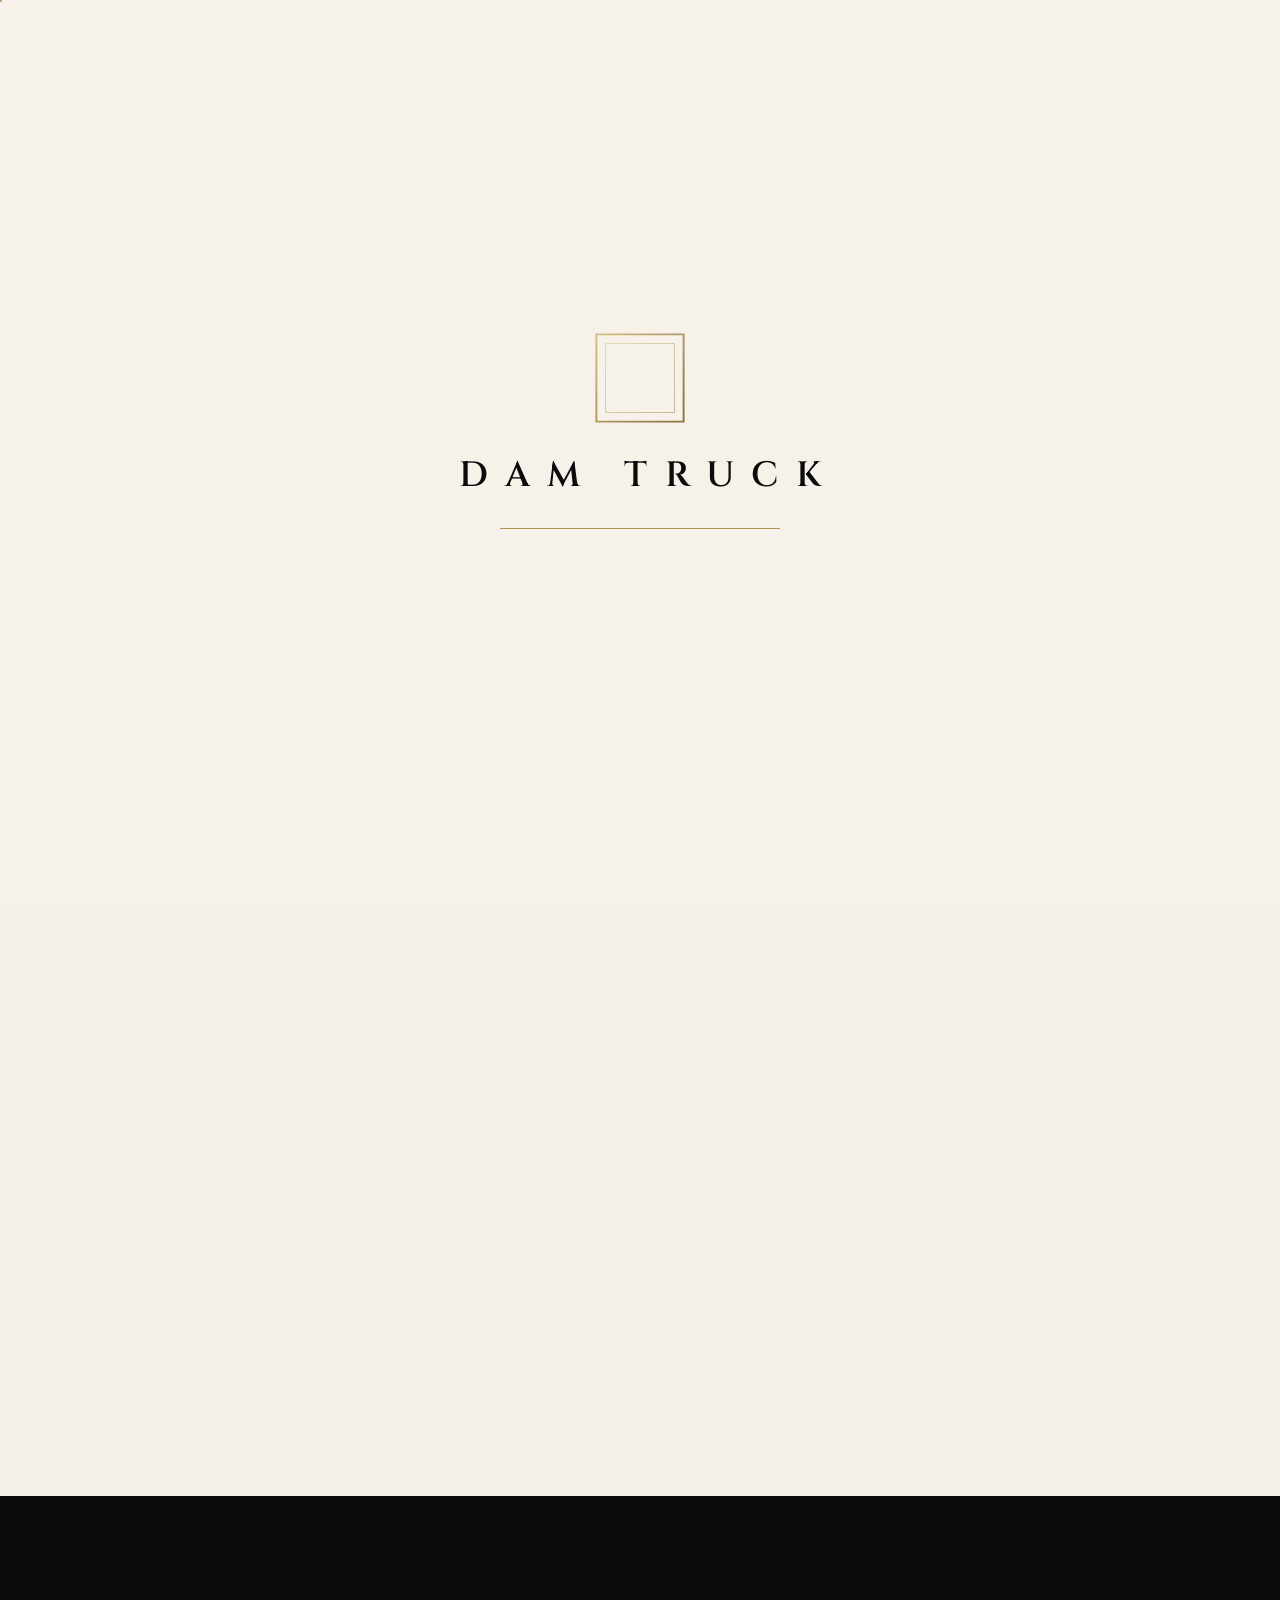
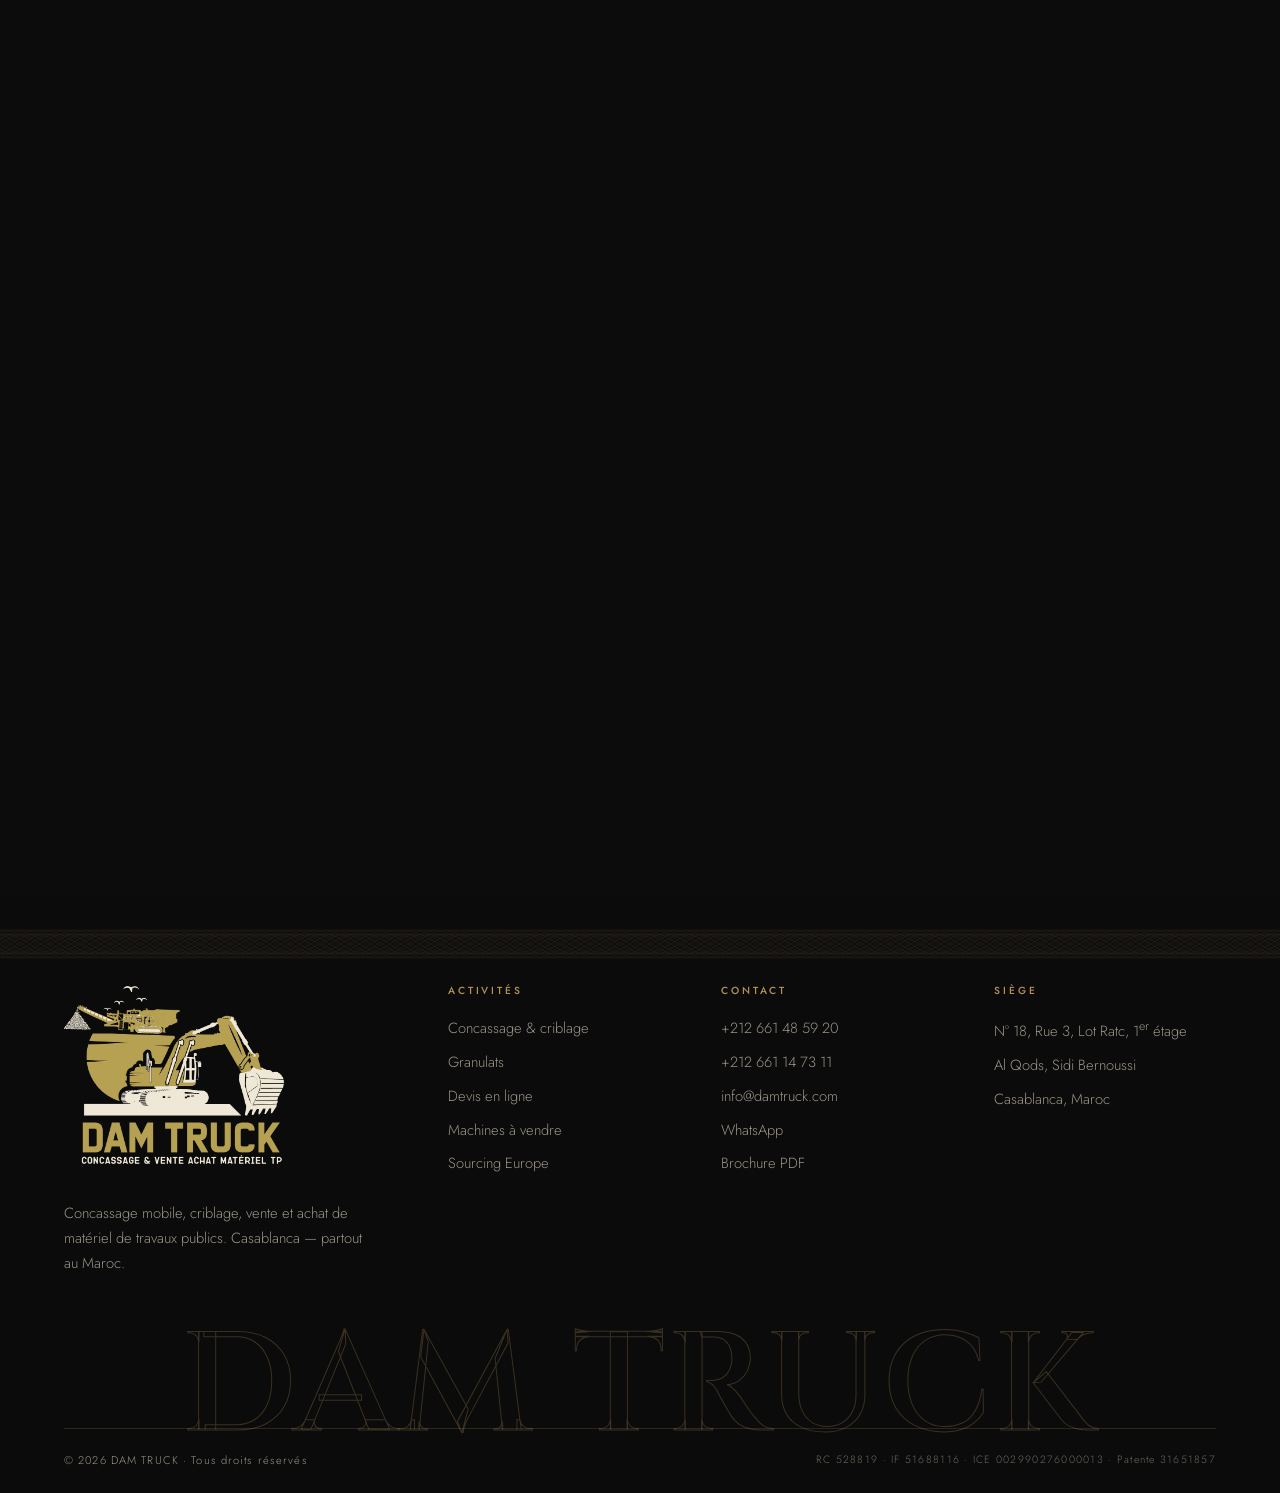
<file: contact.html>
<!DOCTYPE html>
<html lang="fr">
<head>
  <meta charset="UTF-8" />
  <meta name="viewport" content="width=device-width, initial-scale=1.0, viewport-fit=cover" />
  <title>Contact — DAM TRUCK · Casablanca</title>
  <meta name="description" content="Contactez DAM TRUCK : +212 661 48 59 20 (concassage) · +212 661 14 73 11 (machines), info@damtruck.com. Siège à Sidi Bernoussi, Casablanca. Concassage, criblage, vente et achat de matériel TP." />
  <meta name="theme-color" content="#f6f2ea" />
  <link rel="preconnect" href="https://fonts.googleapis.com" />
  <link rel="preconnect" href="https://fonts.gstatic.com" crossorigin />
  <link href="https://fonts.googleapis.com/css2?family=Bodoni+Moda:ital,opsz,wght@0,6..96,400;0,6..96,500;0,6..96,600;1,6..96,400;1,6..96,500&family=Cinzel:wght@400;500;600&family=Jost:wght@300;400;500&family=Pinyon+Script&display=swap" rel="stylesheet" />
  <link rel="icon" href="images/logo-mark-dark.png" />
  <link rel="apple-touch-icon" href="images/logo-mark-dark.png" />
  <link rel="canonical" href="https://damtruck.com/contact.html" data-seo />
  <meta property="og:url" content="https://damtruck.com/contact.html" />
  <meta name="twitter:card" content="summary_large_image" />
  <meta property="og:locale" content="fr_MA" />
  <script type="application/ld+json">{"@context":"https://schema.org","@type":"LocalBusiness","@id":"https://damtruck.com/#entreprise","name":"DAM TRUCK","description":"Concassage et criblage mobiles sur chantier, achat et vente de matériel de travaux publics partout au Maroc.","url":"https://damtruck.com/","logo":"https://damtruck.com/images/logo-dark.png","image":"https://damtruck.com/images/station-concassage.jpg","telephone":"+212661147311","email":"info@damtruck.com","address":{"@type":"PostalAddress","streetAddress":"N° 18, Rue 3, Lot RATC, 1er étage, Al Qods, Sidi Bernoussi","addressLocality":"Casablanca","addressCountry":"MA"},"areaServed":{"@type":"Country","name":"Maroc"},"founder":{"@type":"Person","name":"Mohammed Damnati"},"identifier":[{"@type":"PropertyValue","name":"ICE","value":"002990276000013"},{"@type":"PropertyValue","name":"RC","value":"528819"},{"@type":"PropertyValue","name":"IF","value":"51688116"}],"knowsAbout":["Concassage mobile","Criblage","Granulats","Matériel de travaux publics"]}</script>
  <meta property="og:type" content="website" />
  <meta property="og:site_name" content="DAM TRUCK" />
  <meta property="og:title" content="Contact — DAM TRUCK" />
  <meta property="og:description" content="Un chantier. Une machine. Un seul appel : +212 661 48 59 20." />
  <meta property="og:image" content="https://damtruck.com/images/station-concassage.jpg" />
  <link rel="stylesheet" href="assets/styles.css" />
  <script src="assets/data.js" defer></script>
  <script src="assets/i18n.js" defer></script>
  <script src="assets/main.js" defer></script>
  <script src="assets/cine.js" defer></script>
</head>
<body data-intro>

  <header class="header">
    <div class="container header__inner">
      <a class="brand" href="index.html" aria-label="DAM TRUCK — Accueil">
        <span class="brand__mark" aria-hidden="true"><img class="brand__logo brand__logo--dark" src="images/logo-mark-dark.png" alt="" width="240" height="141" /><img class="brand__logo brand__logo--light" src="images/logo-mark-light.png" alt="" width="240" height="141" /></span>
        <span><span class="brand__name">DAM TRUCK</span><span class="brand__sub">Concassage · Matériel TP</span></span>
      </a>
      <nav class="nav" aria-label="Navigation principale">
        <a class="nav__link" href="index.html">Accueil</a>
        <a class="nav__link" href="concassage.html">Concassage &amp; Criblage</a>
        <a class="nav__link" href="machines.html">Machines</a>
        <a class="nav__link is-active" href="contact.html">Contact</a>
        <a class="btn nav__cta" href="concassage.html#devis">Devis 48 h</a>
      </nav>
      <button class="nav__toggle" type="button" aria-label="Menu" aria-expanded="false"><span></span><span></span></button>
    </div>
  </header>
  <nav class="mnav" aria-label="Menu mobile">
    <a class="mnav__link" href="index.html"><span>01</span>Accueil</a>
    <a class="mnav__link" href="concassage.html"><span>02</span>Concassage</a>
    <a class="mnav__link" href="machines.html"><span>03</span>Machines</a>
    <a class="mnav__link" href="index.html#movie"><span>04</span>Le film</a>
    <a class="mnav__link" href="contact.html"><span>05</span>Contact</a>
    <div class="mnav__foot"><a href="tel:+212661485920">+212 661 48 59 20</a><a href="mailto:info@damtruck.com">info@damtruck.com</a><span>Casablanca · Maroc</span></div>
  </nav>

  <main>
    <section class="pagehead s-paper">
      <div class="pagehead__wm" aria-hidden="true">Contact</div>
      <div class="container">
        <span class="crumbs reveal"><a href="index.html">Accueil</a> &nbsp;/&nbsp; Contact</span>
        <div style="margin-top:1.6rem">
          <span class="eyebrow reveal">Nous joindre</span>
          <h1 class="h1 kinetic">Un chantier. Une machine.<br><em>Un seul appel.</em></h1>
          <p class="lead reveal" data-d="2">Le plus rapide : WhatsApp. Envoyez une photo du site ou de la machine, nous vous répondons dans la journée.</p>
        </div>
      </div>
    </section>

    <section class="section s-paper" style="padding-top:clamp(1rem,3vh,2rem)">
      <div class="container contact">
        <div class="reveal">
          <dl class="cblocks">
            <div class="cblock"><dt>Concassage &amp; criblage</dt><dd><a href="tel:+212661485920">+212 661 48 59 20</a><br><a href="tel:+212661147311">+212 661 14 73 11</a><small>WhatsApp : <a class="link" href="https://wa.me/31639874182" target="_blank" rel="noopener">+31 6 39 87 41 82</a></small></dd></div>
            <div class="cblock"><dt>Achat &amp; vente de machines</dt><dd><a href="tel:+212661147311">+212 661 14 73 11</a><small>WhatsApp : <a class="link" href="https://wa.me/212661147311" target="_blank" rel="noopener">+212 661 14 73 11</a> · Mohammed Damnati</small></dd></div>
            <div class="cblock"><dt>Email</dt><dd><a href="mailto:info@damtruck.com">info@damtruck.com</a></dd></div>
            <div class="cblock"><dt>Siège</dt><dd>N° 18, Rue 3, Lot Ratc, 1<sup>er</sup> étage<br>Al Qods, Sidi Bernoussi — Casablanca<small><a class="link" href="https://www.google.com/maps/search/?api=1&amp;query=Sidi+Bernoussi+Casablanca" target="_blank" rel="noopener">Ouvrir dans Maps →</a></small></dd></div>
            <div class="cblock"><dt>Zone</dt><dd>Tout le Maroc<small class="coords" style="margin-top:.5rem">33.5731° N · 7.5898° W</small></dd></div>
          </dl>
          <div class="legal">
            <span><b>Raison sociale</b>DAM TRUCK</span>
            <span><b>Gérant</b>Mohammed Damnati</span>
            <span><b>RC</b>528819</span>
            <span><b>IF</b>51688116</span>
            <span><b>ICE</b>002990276000013</span>
            <span><b>Patente</b>31651857</span>
          </div>
        </div>

        <form class="sell__form reveal" data-d="1" data-contact>
          <span class="eyebrow">Message rapide</span>
          <div class="field">
            <span class="field__label">Votre demande concerne</span>
            <div class="chips" data-subject>
              <button type="button" class="chip" aria-pressed="true" data-v="Concassage / criblage">Concassage</button>
              <button type="button" class="chip" aria-pressed="false" data-v="Achat d'une machine">Acheter une machine</button>
              <button type="button" class="chip" aria-pressed="false" data-v="Autre">Autre</button>
            </div>
          </div>
          <div class="row2">
            <div class="field"><label class="field__label" for="c-nom">Nom</label><input class="inp" id="c-nom" name="nom" autocomplete="name" required /></div>
            <div class="field"><label class="field__label" for="c-tel">Téléphone</label><input class="inp" id="c-tel" name="tel" type="tel" autocomplete="tel" required /></div>
          </div>
          <div class="field"><label class="field__label" for="c-msg">Message</label><textarea class="inp" id="c-msg" name="msg" placeholder="Lieu, volumes, machine recherchée…"></textarea></div>
          <div class="dossier__actions" style="margin-top:0">
            <button class="btn btn--wa" type="submit" style="justify-content:center">WhatsApp</button>
            <button class="btn" type="button" data-mail style="justify-content:center">Par email</button>
          </div>
        </form>
      </div>
    </section>

    <!-- ═════════════════════════ INTERLOCUTEURS & CARTES ═════════════════════════ -->
    <section class="section s-ink" data-dark id="equipe">
      <div class="container">
        <div class="shead">
          <div>
            <span class="eyebrow reveal">Vos interlocuteurs</span>
            <h2 class="h2 shead__title kinetic">Trois noms.<br><em>Un seul engagement.</em></h2>
          </div>
          <p class="shead__aside reveal" data-d="2">Chacun a sa carte digitale : un geste, et ses coordonnées sont dans votre téléphone.</p>
        </div>
        <div class="pcards">
          <article class="pcard reveal" data-d="0">
            <i class="bc-c bc-c--tl"></i><i class="bc-c bc-c--br"></i>
            <div class="pcard__mono" aria-hidden="true">ID</div>
            <h3 class="pcard__name">Ihab Damnati</h3>
            <p class="pcard__title">Directeur Général</p>
            <p class="pcard__dom">Concassage &amp; criblage</p>
            <div class="pcard__tel"><a href="tel:+212661485920">+212 661 48 59 20</a></div>
            <a class="pcard__wa" href="https://wa.me/31639874182" target="_blank" rel="noopener">WhatsApp · +31 6 39 87 41 82</a>
            <div class="pcard__acts"><a class="btn btn--gold" href="ihab.html">Carte digitale <span class="btn__arrow">→</span></a><a class="btn" href="ihab-damnati.vcf" download>Enregistrer</a></div>
          </article>
          <article class="pcard reveal" data-d="1">
            <i class="bc-c bc-c--tl"></i><i class="bc-c bc-c--br"></i>
            <div class="pcard__mono" aria-hidden="true">MD</div>
            <h3 class="pcard__name">Mohammed Damnati</h3>
            <p class="pcard__title">Gérant</p>
            <p class="pcard__dom">Achat &amp; vente de machines · Concassage</p>
            <div class="pcard__tel"><a href="tel:+212661147311">+212 661 14 73 11</a></div>
            <a class="pcard__wa" href="https://wa.me/212661147311" target="_blank" rel="noopener">WhatsApp · +212 661 14 73 11</a>
            <div class="pcard__acts"><a class="btn btn--gold" href="mohammed.html">Carte digitale <span class="btn__arrow">→</span></a><a class="btn" href="mohammed-damnati.vcf" download>Enregistrer</a></div>
          </article>
          <article class="pcard reveal" data-d="2">
            <i class="bc-c bc-c--tl"></i><i class="bc-c bc-c--br"></i>
            <div class="pcard__mono" aria-hidden="true">YM</div>
            <h3 class="pcard__name">Yassin Mchichi</h3>
            <p class="pcard__title">Chargé d'affaires</p>
            <p class="pcard__dom">Concassage · Machines · Suivi client</p>
            <div class="pcard__tel"><a href="tel:+212661243544">+212 661 24 35 44</a></div>
            <a class="pcard__wa" href="https://wa.me/212661243544" target="_blank" rel="noopener">WhatsApp · +212 661 24 35 44</a>
            <div class="pcard__acts"><a class="btn btn--gold" href="yassin.html">Carte digitale <span class="btn__arrow">→</span></a><a class="btn" href="yassin-mchichi.vcf" download>Enregistrer</a></div>
          </article>
        </div>
        <div class="bcard-actions reveal" style="justify-content:center;margin-top:2.4rem"><a class="btn" href="brochure.html">Brochure PDF <span class="btn__arrow">→</span></a></div>
      </div>
    </section>
  </main>

  <footer class="footer guilloche-top" data-dark>
    <div class="container">
      <div class="footer__top">
        <div>
          <a class="footer__plaque" href="index.html" aria-label="DAM TRUCK"><img src="images/logo-light.png" alt="DAM TRUCK — Concassage &amp; Vente Achat Matériel TP" loading="lazy" /></a>
          <p class="footer__tag">Concassage mobile, criblage, vente et achat de matériel de travaux publics. Casablanca — partout au Maroc.</p>
        </div>
        <div><h4>Activités</h4><ul><li><a href="concassage.html">Concassage &amp; criblage</a></li><li><a href="concassage.html#r6">Granulats</a></li><li><a href="concassage.html#devis">Devis en ligne</a></li><li><a href="machines.html">Machines à vendre</a></li><li><a href="machines.html#sourcing">Sourcing Europe</a></li></ul></div>
        <div><h4>Contact</h4><ul><li><a href="tel:+212661485920">+212 661 48 59 20</a></li><li><a href="tel:+212661147311">+212 661 14 73 11</a></li><li><a href="mailto:info@damtruck.com">info@damtruck.com</a></li><li><a href="https://wa.me/31639874182" target="_blank" rel="noopener">WhatsApp</a></li><li><a href="brochure.html">Brochure PDF</a></li></ul></div>
        <div><h4>Siège</h4><ul><li>N° 18, Rue 3, Lot Ratc, 1<sup>er</sup> étage</li><li>Al Qods, Sidi Bernoussi</li><li>Casablanca, Maroc</li></ul></div>
      </div>
      <div class="footer__big" aria-hidden="true">DAM TRUCK</div>
      <div class="footer__bottom">
        <span>© <span data-year>2026</span> DAM TRUCK · Tous droits réservés</span>
        <span class="footer__legal">RC 528819 · IF 51688116 · ICE 002990276000013 · Patente 31651857</span>
      </div>
    </div>
  </footer>
</body>
</html>
</file>
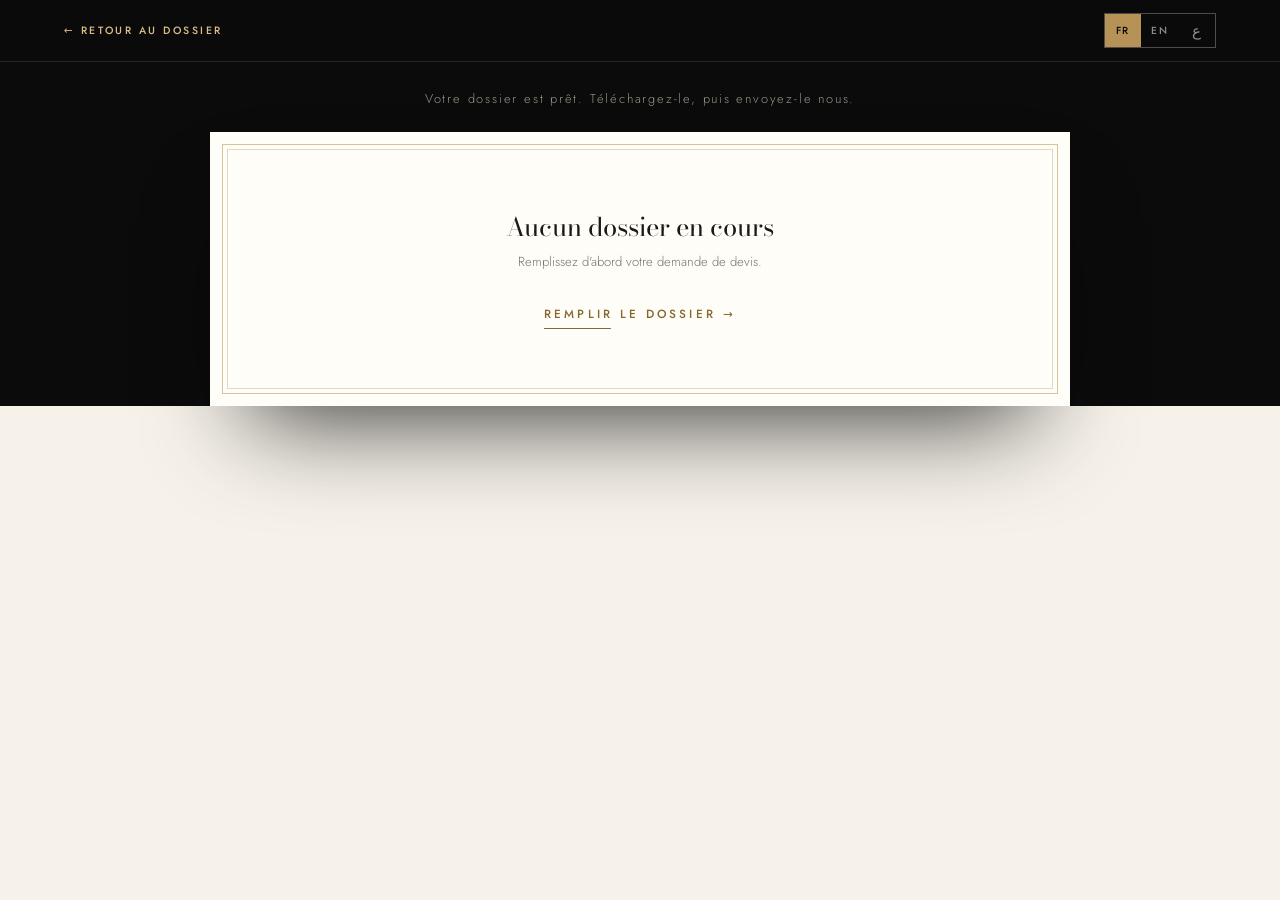
<file: devis.html>
<!DOCTYPE html>
<html lang="fr">
<head>
  <meta charset="UTF-8" />
  <meta name="viewport" content="width=device-width, initial-scale=1.0, viewport-fit=cover" />
  <title>Dossier de demande de devis — DAM TRUCK</title>
  <meta name="robots" content="noindex" />
  <meta name="theme-color" content="#0b0b0c" />
  <link rel="preconnect" href="https://fonts.googleapis.com" />
  <link rel="preconnect" href="https://fonts.gstatic.com" crossorigin />
  <link href="https://fonts.googleapis.com/css2?family=Bodoni+Moda:ital,opsz,wght@0,6..96,400;0,6..96,500;0,6..96,600;1,6..96,400;1,6..96,500&family=Cinzel:wght@400;500;600&family=Jost:wght@300;400;500&family=Pinyon+Script&display=swap" rel="stylesheet" />
  <link rel="icon" href="images/logo-mark-dark.png" />
  <link rel="apple-touch-icon" href="images/logo-mark-dark.png" />
  <meta name="robots" content="noindex" data-seo />
  <meta name="description" content="Dossier de demande de devis DAM TRUCK : concassage mobile, criblage et matériel TP au Maroc." />
  <meta property="og:locale" content="fr_MA" />
  <link rel="stylesheet" href="assets/styles.css" />
  <style>
    body { background: var(--ink); }
    .rbar { position: sticky; top: 0; z-index: 10; background: rgba(11,11,12,.94); color: var(--ivory); backdrop-filter: blur(10px); border-bottom: 1px solid var(--line-d); }
    .rbar__in { display: flex; justify-content: space-between; align-items: center; gap: 1rem; padding-block: .8rem; flex-wrap: wrap; }
    .rbar a.back { font-size: .66rem; font-weight: 500; letter-spacing: .24em; text-transform: uppercase; color: var(--gold-soft); }
    .rbar__act { display: flex; gap: .6rem; flex-wrap: wrap; }
    .rbar .btn { padding: .75rem 1.1rem; font-size: .64rem; }
    .lead-in { text-align: center; color: var(--ivory-mut); font-size: .8rem; letter-spacing: .14em; margin-top: 1.6rem; }

    .lh { position: relative; width: min(100% - 2rem, 860px); margin: 1.4rem auto 3rem; background: var(--white); color: var(--text); box-shadow: 0 50px 100px -40px rgba(0,0,0,.8); overflow: hidden; }
    .lh::before { content: ""; position: absolute; inset: 12px; border: 1px solid rgba(182,146,86,.55); pointer-events: none; z-index: 2; }
    .lh::after { content: ""; position: absolute; inset: 17px; border: .5px solid rgba(182,146,86,.35); pointer-events: none; z-index: 2; }
    .lh__band { height: 74px; background: url("images/guilloche-band.svg") repeat-x center / auto 74px, linear-gradient(180deg, #0b0b0c, #16150f); border-bottom: 2px solid var(--gold); }
    .lh__rosette { position: absolute; z-index: 0; right: -140px; top: 220px; width: 560px; opacity: .07; pointer-events: none; }
    .lh__in { position: relative; z-index: 1; padding: clamp(1.6rem, 5vw, 3.4rem); }
    .lh__head { display: flex; justify-content: space-between; align-items: flex-start; gap: 1.4rem; margin-top: -3.6rem; }
    .lh__logo { width: clamp(128px, 24vw, 176px); }
    .lh__ref { margin-top: 3.8rem; text-align: right; font-size: .6rem; letter-spacing: .24em; text-transform: uppercase; color: var(--muted); line-height: 2; }
    .lh__ref b { display: block; font-family: var(--ff-display); font-weight: 500; font-size: 1.05rem; letter-spacing: .12em; color: var(--ink); }
    .lh__title { margin-top: 2.2rem; font-family: var(--ff-display); font-weight: 500; font-size: clamp(1.9rem, 4.6vw, 2.8rem); letter-spacing: .04em; line-height: 1.05; }
    .lh__sub { margin-top: .5rem; font-family: var(--ff-serif); font-style: italic; font-size: 1.15rem; color: var(--gold-ink); }
    .lh__grid { display: grid; grid-template-columns: 1fr 1fr; gap: 1.6rem; margin-top: 2rem; }
    .lh__box { border-top: 1px solid var(--ink); padding-top: .8rem; }
    .lh__box h3 { font-family: var(--ff-sans); font-size: .6rem; font-weight: 500; letter-spacing: .3em; text-transform: uppercase; color: var(--gold-ink); margin-bottom: .6rem; }
    .lh__box p { font-family: var(--ff-serif); font-size: 1.08rem; line-height: 1.5; }
    .lh__box small { display: block; font-family: var(--ff-sans); font-size: .8rem; color: var(--muted); }
    .lh__table { width: 100%; margin-top: 2rem; border-collapse: collapse; }
    .lh__table caption { text-align: left; font-size: .6rem; font-weight: 500; letter-spacing: .3em; text-transform: uppercase; color: var(--gold-ink); padding-bottom: .6rem; }
    .lh__table th, .lh__table td { padding: .8rem 0; border-bottom: 1px dashed var(--line-2); text-align: left; vertical-align: top; }
    .lh__table th { width: 36%; font-size: .62rem; font-weight: 500; letter-spacing: .2em; text-transform: uppercase; color: var(--muted); padding-top: 1rem; }
    .lh__table td { font-family: var(--ff-serif); font-size: 1.05rem; }
    .lh__est { display: grid; grid-template-columns: 1fr 1fr; gap: 1px; margin-top: 2rem; background: var(--gold); border: 1px solid var(--gold); }
    .lh__est > div { background: var(--ink); color: var(--ivory); padding: 1.1rem 1.3rem; }
    .lh__est small { display: block; font-size: .58rem; font-weight: 500; letter-spacing: .24em; text-transform: uppercase; color: var(--gold-soft); }
    .lh__est b { display: block; margin-top: .4rem; font-family: var(--ff-display); font-weight: 500; font-size: 1.35rem; color: #fff; }
    .lh__est p { margin-top: .3rem; font-size: .82rem; color: var(--ivory-mut); }
    .lh__steps { margin-top: 2.2rem; counter-reset: s; list-style: none; border-top: 1px solid var(--ink); }
    .lh__steps h3 { font-size: .6rem; font-weight: 500; letter-spacing: .3em; text-transform: uppercase; color: var(--gold-ink); margin: .8rem 0 .2rem; }
    .lh__steps li { counter-increment: s; display: grid; grid-template-columns: 2.6rem 1fr; padding: .7rem 0; border-bottom: 1px dashed var(--line-2); font-size: .95rem; }
    .lh__steps li::before { content: "0" counter(s); font-family: var(--ff-display); color: var(--gold-ink); letter-spacing: .14em; }
    .lh__steps b { font-family: var(--ff-serif); font-weight: 500; font-size: 1.05rem; }
    .lh__note { margin-top: 1.8rem; padding: 1rem 1.2rem; background: var(--paper); border-left: 2px solid var(--gold); font-family: var(--ff-serif); font-size: 1rem; }
    .lh__sign { display: grid; grid-template-columns: 1fr auto; gap: 1.4rem; align-items: end; margin-top: 2.6rem; }
    .lh__sign span { font-size: .6rem; letter-spacing: .2em; text-transform: uppercase; color: var(--muted); }
    .lh__sig { font-family: var(--ff-script); font-size: clamp(2rem, 6vw, 2.8rem); line-height: 1.2; clip-path: inset(0 100% 0 0); animation: sigWrite 2.4s cubic-bezier(.4,0,.2,1) .6s forwards; }
    .lh__name { padding-top: .5rem; border-top: 1px solid var(--ink); font-family: var(--ff-display); font-size: .82rem; letter-spacing: .14em; }
    .lh__seal { width: 128px; height: 128px; transform: rotate(-10deg); }
    .lh__legal { margin-top: 2.4rem; padding-top: 1rem; border-top: 1px solid var(--gold); font-size: .66rem; line-height: 1.8; color: var(--muted); }
    .lh__legal em { display: block; font-style: italic; color: var(--text-2); margin-bottom: .3rem; }
    .lh__empty { padding: 5rem 1.5rem; text-align: center; }
    @media (max-width: 640px) {
      .lh__grid, .lh__est { grid-template-columns: 1fr; }
      .lh__head { flex-direction: column; } .lh__ref { margin-top: 0; text-align: left; }
      .lh__sign { grid-template-columns: 1fr; } .lh__seal { justify-self: end; margin-top: -1rem; }
      .rbar .btn { flex: 1; justify-content: center; } .rbar__act { width: 100%; }
    }
    @media print {
      @page { size: A4; margin: 8mm; }
      body { background: #fff; }
      body > *:not(.lh) { display: none !important; }
      body > .lh { display: block !important; width: 100%; margin: 0; box-shadow: none; }
      .lh__band, .lh__est > div { -webkit-print-color-adjust: exact; print-color-adjust: exact; }
      .lh__sig { clip-path: none; animation: none; }
      .lh__steps, .lh__sign { break-inside: avoid; }
    }
  </style>
  <script src="assets/data.js" defer></script>
  <script src="assets/i18n.js" defer></script>
  <script src="assets/pdf.js" defer></script>
</head>
<body>
  <div class="rbar">
    <div class="container rbar__in">
      <a class="back" href="concassage.html#devis">← Retour au dossier</a>
      <div class="rbar__act">
        <button class="btn btn--gold" type="button" data-print>Télécharger en PDF <span class="btn__arrow">↓</span></button>
        <a class="btn btn--wa" data-wa href="https://wa.me/31639874182" target="_blank" rel="noopener">Envoyer sur WhatsApp</a>
      </div>
    </div>
  </div>
  <p class="lead-in">Votre dossier est prêt. Téléchargez-le, puis envoyez-le nous.</p>

  <article class="lh" data-lh><div class="lh__empty">…</div></article>

  <script>
  document.addEventListener("DOMContentLoaded", () => {
    const DT = window.DT || {}, box = document.querySelector("[data-lh]");
    const T = (s, v) => (window.I18N ? window.I18N.t(s, v) : s);
    const LOC = (window.I18N && window.I18N.locale) || "fr-FR";
    const esc = (s) => String(s == null ? "" : s).replace(/[&<>"]/g, (c) => ({ "&": "&amp;", "<": "&lt;", ">": "&gt;", '"': "&quot;" }[c]));
    const dash = (v) => (v === undefined || v === null || v === "" || (Array.isArray(v) && !v.length) ? "—" : v);
    const fmt = (n) => new Intl.NumberFormat("fr-FR").format(n);
    let d = null;
    try { d = JSON.parse(sessionStorage.getItem("dtDevis") || "null"); } catch (e) {}
    if (!d) {
      box.innerHTML = `<div class="lh__empty"><p class="h3">${T("Aucun dossier en cours")}</p><p class="small" style="margin-top:.6rem">${T("Remplissez d'abord votre demande de devis.")}</p><p style="margin-top:1.6rem"><a class="link" href="concassage.html#devis">${T("Remplir le dossier")} →</a></p></div>`;
      document.querySelector("[data-print]").hidden = true;
      document.querySelector("[data-wa]").hidden = true;
      return;
    }
    const date = new Date(d.date).toLocaleDateString(LOC, { day: "2-digit", month: "long", year: "numeric" });
    const fr = d.fractions || [];
    const hard = ["Basalte", "Granite"].includes(d.materiau);
    const fine = fr.some((x) => x !== "40/80");
    const plant = [T("Alimentateur + pré-crible"), T("Concasseur à mâchoires")];
    if (fine || !fr.length) plant.push(T(hard ? "Concasseur à cône" : "Concasseur à percussion"));
    if (fr.length) plant.push(T("Crible") + " · " + T("Convoyeurs de stockage") + " × " + fr.length);
    plant.push(T("Chargeuse sur pneus"));
    const est = d.dMin === d.dMax ? T(d.dMin > 1 ? "≈ {a} jours" : "≈ {a} jour", { a: d.dMin }) : T("≈ {a} à {b} jours", { a: d.dMin, b: d.dMax });
    box.innerHTML = `
      <div class="lh__band" aria-hidden="true"></div>
      <img class="lh__rosette" src="images/guilloche-rosette.svg" alt="" aria-hidden="true">
      <div class="lh__in">
        <header class="lh__head">
          <img class="lh__logo" src="images/logo-dark.png" alt="DAM TRUCK">
          <div class="lh__ref">${T("Dossier de demande")}<b>${esc(d.ref)}</b>Casablanca · ${esc(date)}</div>
        </header>
        <h1 class="lh__title">${T("Demande de devis")}</h1>
        <p class="lh__sub">${T("Concassage & criblage mobile")}</p>
        <div class="lh__grid">
          <div class="lh__box"><h3>${T("Établi pour")}</h3><p>${esc(dash(d.nom))}${d.societe ? `<small>${esc(d.societe)}</small>` : ""}<small>${esc(dash(d.tel))}</small></p></div>
          <div class="lh__box"><h3>${T("Chantier")}</h3><p>${esc(dash(d.lieu))}<small>${T("Démarrage")} : ${esc(T(dash(d.delai)))}</small></p></div>
        </div>
        <table class="lh__table">
          <caption>${T("Votre projet")}</caption>
          <tr><th>${T("Type de projet")}</th><td>${esc(T(dash(d.projet)))}</td></tr>
          <tr><th>${T("Matériau")}</th><td>${esc(T(dash(d.materiau)))}</td></tr>
          <tr><th>${T("Fractions")}</th><td>${esc(fr.length ? fr.map((x) => T(x)).join(" · ") : "—")}</td></tr>
          <tr><th>${T("Volume")}</th><td>${T("{v} tonnes", { v: fmt(d.volume) })}</td></tr>
        </table>
        <div class="lh__est">
          <div><small>${T("Durée de production indicative")}</small><b>${esc(est)}</b><p>${T("Pour une station, sur la base de")} ${fmt(DT.rateMin || 1200)} – ${fmt(DT.rateMax || 1800)} ${T("t/jour. Confirmée après visite technique.")}</p></div>
          <div><small>${T("Station recommandée")}</small><p style="color:#f5f0e6;font-size:.88rem;line-height:1.7;margin-top:.5rem">${plant.map(esc).join("<br>")}</p></div>
        </div>
        ${d.note ? `<p class="lh__note">${esc(d.note)}</p>` : ""}
        <ol class="lh__steps">
          <h3>${T("Les prochaines étapes")}</h3>
          <li><span><b>${T("Appel de notre directeur")}</b> — ${T("sous 48 heures, pour préciser votre besoin.")}</span></li>
          <li><span><b>${T("Visite technique")}</b> — ${T("roche, accès, implantation de la station.")}</span></li>
          <li><span><b>${T("Offre ferme")}</b> — ${T("prix, fractions et planning, par écrit.")}</span></li>
        </ol>
        <div class="lh__sign">
          <div>
            <span>${T("Pour DAM TRUCK")}</span>
            <div class="lh__sig" translate="no">Mohammed Damnati</div>
            <div class="lh__name">${esc(T("Mohammed Damnati")).toUpperCase()} — ${T("Gérant")}</div>
          </div>
          <svg class="lh__seal" viewBox="0 0 120 120" aria-hidden="true">
            <defs><path id="lhs" d="M60 60 m-45 0 a45 45 0 1 1 90 0 a45 45 0 1 1 -90 0"/></defs>
            <circle cx="60" cy="60" r="56" fill="none" stroke="#b69256" stroke-width="1.8"/><circle cx="60" cy="60" r="36" fill="none" stroke="#b69256" stroke-width=".8"/>
            <text font-family="Cinzel, serif" font-size="9.5" letter-spacing="3" fill="#8c6f3f"><textPath href="#lhs">DAM TRUCK · CASABLANCA · MAROC ·</textPath></text>
            <image href="images/logo-mark-dark.png" x="35" y="47" width="50" height="29.4" preserveAspectRatio="xMidYMid meet"/>
          </svg>
        </div>
        <footer class="lh__legal">
          <em>${T("Document indicatif et non contractuel. L'offre ferme est établie après visite technique.")}</em>
          DAM TRUCK — Concassage &amp; Vente Achat Matériel TP · ${esc(DT.address || "")}<br>
          ${T("Tél / WhatsApp")} : ${esc(DT.phone || "")} · ${esc(DT.email || "")} · RC 528819 · IF 51688116 · ICE 002990276000013
        </footer>
      </div>`;
    document.title = `${T("Demande de devis")} ${d.ref} — DAM TRUCK`;
    const msg = [`Bonjour DAM TRUCK,`, `Voici mon dossier de demande de devis ${d.ref} (PDF à suivre).`, ``, `• ${d.projet || "—"} · ${d.materiau || "—"}`, `• ${fr.join(", ") || "—"} · ${fmt(d.volume)} t`, `• ${d.lieu || "—"}`, ``, `${d.nom || ""} — ${d.tel || ""}`].join("\n");
    document.querySelector("[data-wa]").href = `https://wa.me/${DT.wa}?text=${encodeURIComponent(msg)}`;
    document.querySelector("[data-print]").addEventListener("click", (e) => window.DTPdf(document.querySelector("[data-lh]"), "DAM-TRUCK-Dossier-devis.pdf", e.currentTarget));
  });
  </script>
</body>
</html>
</file>
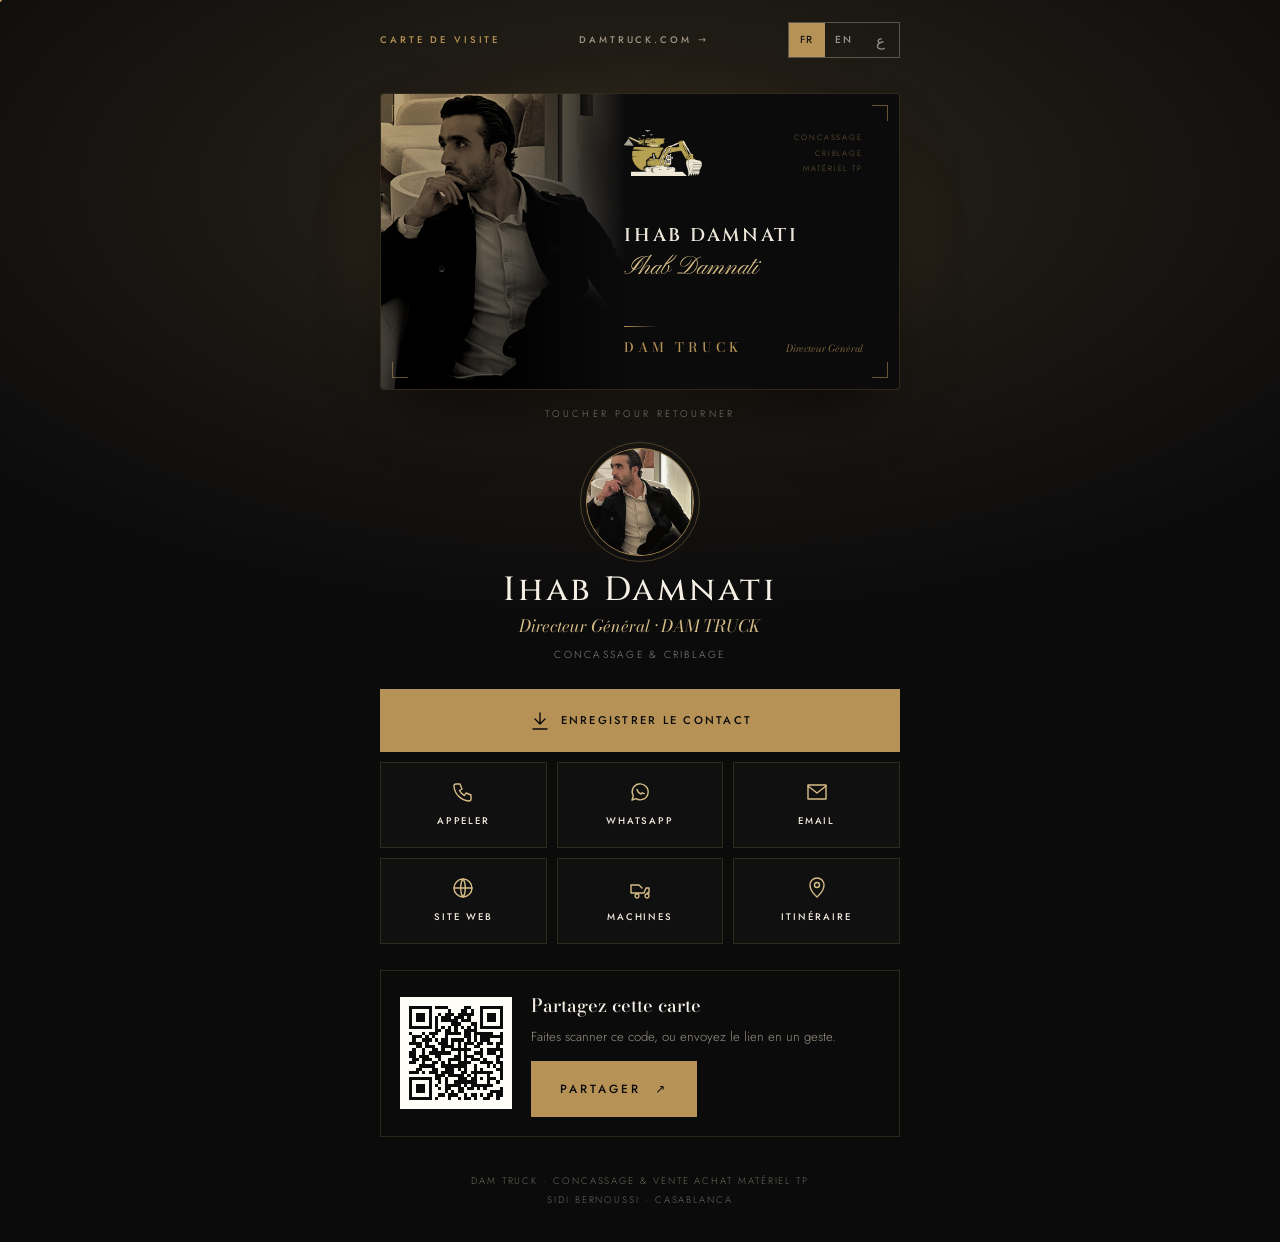
<file: ihab.html>
<!DOCTYPE html>
<html lang="fr">
<head>
  <meta charset="UTF-8" />
  <meta name="viewport" content="width=device-width, initial-scale=1.0, viewport-fit=cover" />
  <title>Ihab Damnati — DAM TRUCK · Carte de visite</title>
  <meta name="description" content="Carte de visite digitale de Ihab Damnati, Directeur Général de DAM TRUCK. Concassage, criblage, vente et achat de matériel TP. +212 661 48 59 20." />
  <meta name="theme-color" content="#0b0b0c" />
  <link rel="preconnect" href="https://fonts.googleapis.com" />
  <link rel="preconnect" href="https://fonts.gstatic.com" crossorigin />
  <link href="https://fonts.googleapis.com/css2?family=Bodoni+Moda:ital,opsz,wght@0,6..96,400;0,6..96,500;0,6..96,600;1,6..96,400;1,6..96,500&family=Cinzel:wght@400;500;600&family=Jost:wght@300;400;500&family=Pinyon+Script&display=swap" rel="stylesheet" />
  <link rel="icon" href="images/logo-mark-dark.png" />
  <link rel="apple-touch-icon" href="images/logo-mark-dark.png" />
  <link rel="canonical" href="https://damtruck.com/ihab.html" data-seo />
  <meta property="og:url" content="https://damtruck.com/ihab.html" />
  <meta name="twitter:card" content="summary_large_image" />
  <meta property="og:locale" content="fr_MA" />
  <meta property="og:type" content="profile" />
  <meta property="og:title" content="Ihab Damnati — Directeur Général · DAM TRUCK" />
  <meta property="og:description" content="Concassage · Criblage · Vente &amp; achat de matériel TP — Casablanca" />
  <meta property="og:image" content="https://damtruck.com/images/ihab-portrait.jpg" />
  <link rel="stylesheet" href="assets/styles.css" />
  <style>
    html, body { background: var(--ink); }
    .vc { position: relative; min-height: 100svh; color: var(--ivory); padding: calc(env(safe-area-inset-top) + 1.4rem) var(--pad-x) calc(env(safe-area-inset-bottom) + 2rem); display: grid; justify-items: center; align-content: start; gap: 1.6rem; overflow: hidden; }
    .vc::before { content: ""; position: absolute; inset: -20% -20% auto; height: 70%; background: radial-gradient(closest-side, rgba(182,146,86,.18), transparent); pointer-events: none; }
    .vc__top { width: min(100%, 520px); display: flex; justify-content: space-between; align-items: center; font-size: .6rem; font-weight: 500; letter-spacing: .3em; text-transform: uppercase; color: var(--gold); }
    .vc__top a { color: var(--ivory-mut); }
    .vc .bcard-scene { width: min(100%, 520px); margin-top: .6rem; }
    .vc .bcard-hint { margin-top: -.6rem; }
    .vc__who { text-align: center; display: grid; justify-items: center; }
    .vc__photo { width: 108px; height: 108px; border-radius: 50%; overflow: hidden; margin-bottom: 1rem; border: 1px solid var(--gold); outline: 1px solid rgba(182,146,86,.35); outline-offset: 5px; }
    .vc__photo img { width: 100%; height: 100%; object-fit: cover; object-position: 50% 18%; }
    .vc__who h1 { font-family: var(--ff-display); font-weight: 500; font-size: clamp(1.5rem, 6vw, 2.1rem); letter-spacing: .08em; color: #f5f0e6; }
    .vc__who p { margin-top: .3rem; font-family: var(--ff-serif); font-style: italic; color: var(--gold-soft); font-size: 1.05rem; }
    .vc__acts { width: min(100%, 520px); display: grid; grid-template-columns: repeat(3, 1fr); gap: .6rem; }
    .vc__act { display: grid; justify-items: center; gap: .55rem; padding: 1.1rem .4rem; border: 1px solid var(--line-d); background: rgba(255,255,255,.02); font-size: .6rem; font-weight: 500; letter-spacing: .2em; text-transform: uppercase; color: var(--ivory); transition: background .4s, border-color .4s; text-align: center; }
    .vc__act:hover { background: rgba(182,146,86,.1); border-color: var(--gold); }
    .vc__act svg { width: 24px; height: 24px; stroke: var(--gold-soft); fill: none; stroke-width: 1.4; stroke-linecap: round; stroke-linejoin: round; }
    .vc__act--main { grid-column: 1 / -1; grid-template-columns: auto auto; justify-content: center; align-items: center; background: var(--gold); color: var(--ink); border-color: var(--gold); font-size: .7rem; padding: 1.15rem; }
    .vc__act--main svg { stroke: var(--ink); }
    .vc__act--main:hover { background: var(--gold-soft); }
    .vc__qr { width: min(100%, 520px); display: grid; grid-template-columns: auto 1fr; gap: 1.2rem; align-items: center; padding: 1.2rem; border: 1px solid var(--line-d); }
    .vc__qr img { width: 112px; height: 112px; background: var(--white); padding: 6px; }
    .vc__qr b { display: block; font-family: var(--ff-serif); font-weight: 500; font-size: 1.15rem; color: #f5f0e6; }
    .vc__qr p { margin-top: .3rem; font-size: .82rem; color: var(--ivory-mut); }
    .vc__qr button { margin-top: .8rem; }
    .vc__foot { margin-top: .6rem; font-size: .6rem; letter-spacing: .2em; text-transform: uppercase; color: #6e685d; text-align: center; line-height: 2; }
    @media (max-width: 420px) { .vc__acts { grid-template-columns: repeat(2, 1fr); } .vc__qr { grid-template-columns: 1fr; justify-items: center; text-align: center; } }
  </style>
  <script src="assets/data.js" defer></script>
  <script src="assets/i18n.js" defer></script>
  <script src="assets/main.js" defer></script>
</head>
<body>
  <main class="vc">
    <div class="vc__top"><span>Carte de visite</span><a href="index.html">damtruck.com →</a></div>

    <div class="bcard-scene is-in">
      <div class="bcard" role="button" tabindex="0" aria-pressed="false" aria-label="Carte de visite DAM TRUCK — toucher pour retourner">
        <div class="bcard__face bcard__front">
          <i class="bc-c bc-c--tl"></i><i class="bc-c bc-c--tr"></i><i class="bc-c bc-c--bl"></i><i class="bc-c bc-c--br"></i>
          <div class="bc-portrait" aria-hidden="true"><img src="images/ihab-portrait.jpg" alt="" style="object-position:50% 20%" /></div>
          <div class="bc-content">
            <div class="bc-top">
              <img class="bc-logo" src="images/logo-mark-light.png" alt="" />
              <div class="bc-tag">Concassage<br>Criblage<br>Matériel TP</div>
            </div>
            <div>
              <div class="bc-name">Ihab Damnati</div>
              <span class="bc-sig" aria-hidden="true" translate="no">Ihab Damnati</span>
            </div>
            <div>
              <div class="bc-rule"></div>
              <div class="bc-company"><b>DAM TRUCK</b><i>Directeur Général</i></div>
            </div>
          </div>
        </div>
        <div class="bcard__face bcard__back">
          <i class="bc-c bc-c--tl"></i><i class="bc-c bc-c--tr"></i><i class="bc-c bc-c--bl"></i><i class="bc-c bc-c--br"></i>
          <div class="bc-back">
            <div class="bc-back__logo"><img src="images/logo-dark.png" alt="DAM TRUCK" /></div>
            <div class="bc-back__info">
              <div class="bc-back__title">Coordonnées</div>
              <div>
                <div class="bc-row"><span>Tél</span><b>+212 661 48 59 20</b></div>
                <div class="bc-row"><span>Mail</span><b>info@damtruck.com</b></div>
                <div class="bc-row"><span>Web</span><b>damtruck.com</b></div>
              </div>
              <div class="bc-coords">Casablanca · Maroc</div>
            </div>
          </div>
        </div>
      </div>
    </div>
    <p class="bcard-hint">Toucher pour retourner</p>

    <div class="vc__who">
      <div class="vc__photo"><img src="images/ihab-portrait.jpg" alt="Ihab Damnati" /></div>
      <h1>Ihab Damnati</h1>
      <p>Directeur Général · DAM TRUCK</p>
      <p class="vc__dom">Concassage & criblage</p>
    </div>

    <nav class="vc__acts" aria-label="Contacter Ihab Damnati">
      <a class="vc__act vc__act--main" href="ihab-damnati.vcf" download><svg viewBox="0 0 24 24"><path d="M12 4v11M7 10l5 5 5-5M5 20h14"/></svg>Enregistrer le contact</a>
      <a class="vc__act" href="tel:+212661485920"><svg viewBox="0 0 24 24"><path d="M5 4h4l2 5-2.5 1.5a11 11 0 0 0 5 5L15 13l5 2v4a2 2 0 0 1-2 2A16 16 0 0 1 3 6a2 2 0 0 1 2-2"/></svg>Appeler</a>
      <a class="vc__act" href="https://wa.me/31639874182" target="_blank" rel="noopener"><svg viewBox="0 0 24 24"><path d="M4 20l1.3-4A8 8 0 1 1 8 18.7z"/><path d="M9 9.5c.5 2 2 3.6 4 4.5l1.2-1.2 2 .8"/></svg>WhatsApp</a>
      <a class="vc__act" href="mailto:info@damtruck.com"><svg viewBox="0 0 24 24"><rect x="3" y="5" width="18" height="14"/><path d="M3 6l9 7 9-7"/></svg>Email</a>
      <a class="vc__act" href="index.html"><svg viewBox="0 0 24 24"><circle cx="12" cy="12" r="9"/><path d="M3 12h18M12 3c3 3.5 3 14.5 0 18M12 3c-3 3.5-3 14.5 0 18"/></svg>Site web</a>
      <a class="vc__act" href="machines.html"><svg viewBox="0 0 24 24"><path d="M3 17h13l2-5h3v5h-2M3 17V9h8l3 3M7 20a2 2 0 1 0 0-.1M17 20a2 2 0 1 0 0-.1"/></svg>Machines</a>
      <a class="vc__act" href="https://www.google.com/maps/search/?api=1&amp;query=Sidi+Bernoussi+Casablanca" target="_blank" rel="noopener"><svg viewBox="0 0 24 24"><path d="M12 21s7-6.2 7-12a7 7 0 0 0-14 0c0 5.8 7 12 7 12z"/><circle cx="12" cy="9" r="2.5"/></svg>Itinéraire</a>
    </nav>

    <div class="vc__qr">
      <img src="images/qr-ihab.svg" alt="QR code vers la carte de visite de Ihab Damnati" />
      <div>
        <b>Partagez cette carte</b>
        <p>Faites scanner ce code, ou envoyez le lien en un geste.</p>
        <button class="btn btn--gold" type="button" data-share>Partager <span class="btn__arrow">↗</span></button>
      </div>
    </div>

    <p class="vc__foot">DAM TRUCK · Concassage &amp; Vente Achat Matériel TP<br>Sidi Bernoussi · Casablanca</p>
  </main>
  <script>
    document.querySelector("[data-share]").addEventListener("click", async (e) => {
      const url = location.href.split("#")[0], b = e.currentTarget;
      try {
        if (navigator.share) await navigator.share({ title: "Ihab Damnati — DAM TRUCK", url });
        else { await navigator.clipboard.writeText(url); b.firstChild.textContent = "Lien copié "; setTimeout(() => (b.firstChild.textContent = "Partager "), 2000); }
      } catch (err) {}
    });
  </script>
</body>
</html>
</file>
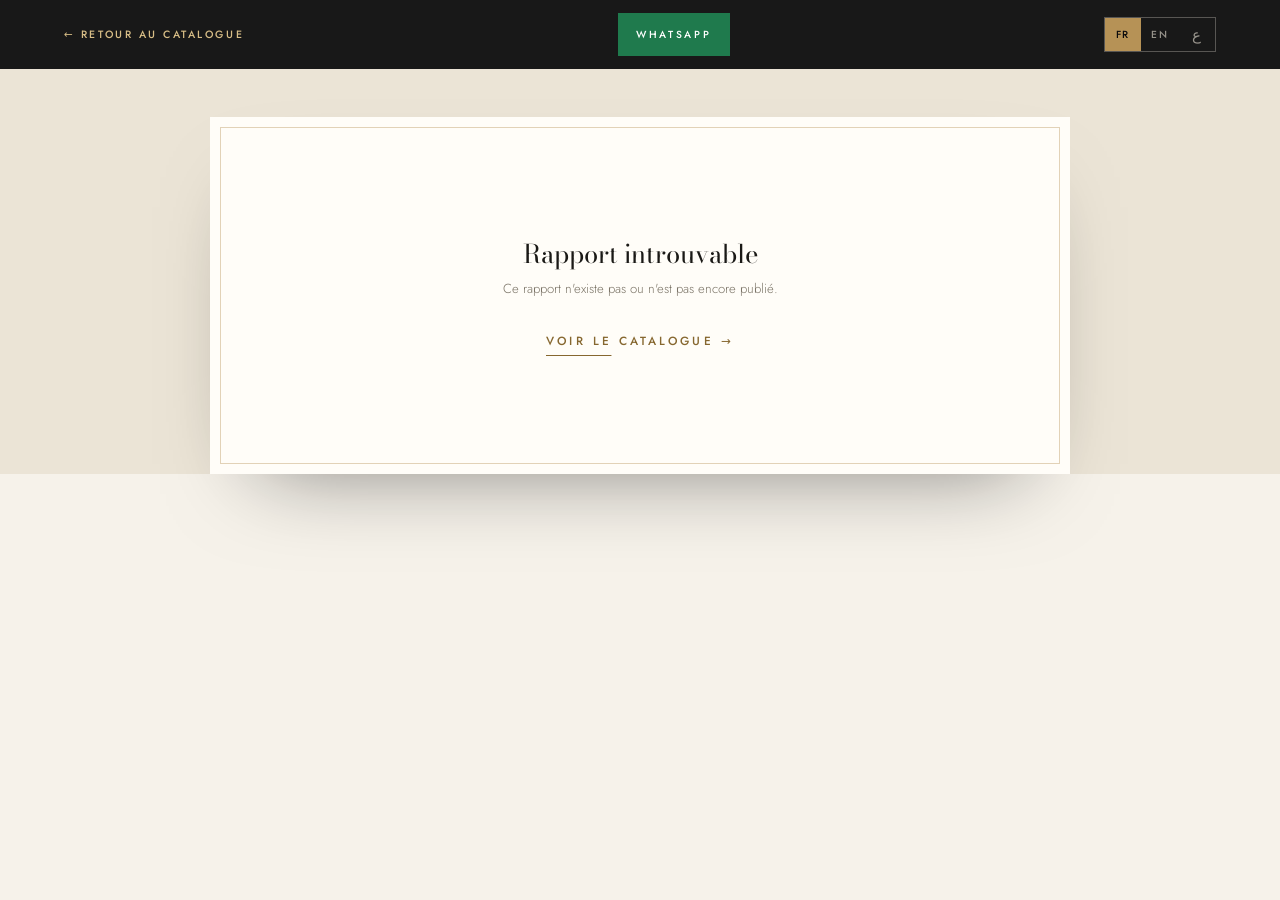
<file: inspection.html>
<!DOCTYPE html>
<html lang="fr">
<head>
  <meta charset="UTF-8" />
  <meta name="viewport" content="width=device-width, initial-scale=1.0, viewport-fit=cover" />
  <title>Rapport d'inspection — DAM TRUCK</title>
  <meta name="robots" content="noindex" />
  <meta name="theme-color" content="#f6f2ea" />
  <link rel="preconnect" href="https://fonts.googleapis.com" />
  <link rel="preconnect" href="https://fonts.gstatic.com" crossorigin />
  <link href="https://fonts.googleapis.com/css2?family=Bodoni+Moda:ital,opsz,wght@0,6..96,400;0,6..96,500;0,6..96,600;1,6..96,400;1,6..96,500&family=Cinzel:wght@400;500;600&family=Jost:wght@300;400;500&family=Pinyon+Script&display=swap" rel="stylesheet" />
  <link rel="icon" href="images/logo-mark-dark.png" />
  <link rel="apple-touch-icon" href="images/logo-mark-dark.png" />
  <meta name="robots" content="noindex" data-seo />
  <meta name="description" content="Rapport d'inspection d'une machine DAM TRUCK : état, points contrôlés, signature et cachet." />
  <meta property="og:locale" content="fr_MA" />
  <link rel="stylesheet" href="assets/styles.css" />
  <style>
    body { background: var(--stone); }
    .rbar { position: sticky; top: 0; z-index: 10; background: rgba(11,11,12,.94); color: var(--ivory); backdrop-filter: blur(10px); }
    .rbar__in { display: flex; justify-content: space-between; align-items: center; gap: 1rem; padding-block: .8rem; flex-wrap: wrap; }
    .rbar a.back { font-size: .66rem; font-weight: 500; letter-spacing: .24em; text-transform: uppercase; color: var(--gold-soft); }
    .rbar__act { display: flex; gap: .6rem; flex-wrap: wrap; }
    .rbar .btn { padding: .75rem 1.1rem; font-size: .64rem; }
    .rbar .btn:not(.btn--gold):not(.btn--wa) { --bc: rgba(236,230,217,.4); --fg: var(--ivory); }
    .rbar .btn:not(.btn--gold):not(.btn--wa)::before { background: var(--ivory); }
    .rbar .btn:not(.btn--gold):not(.btn--wa):hover { color: var(--ink); }

    .doc { position: relative; width: min(100%, 860px); margin: clamp(1rem, 4vw, 3rem) auto; background: var(--white); box-shadow: 0 40px 90px -50px rgba(11,11,12,.55); padding: clamp(1.4rem, 5vw, 3.6rem); overflow: hidden; }
    .doc::before { content: ""; position: absolute; inset: 10px; border: 1px solid rgba(182,146,86,.4); pointer-events: none; }
    .doc__wm { position: absolute; left: 50%; top: 46%; transform: translate(-50%, -50%) rotate(-28deg); font-family: var(--ff-display); font-weight: 600; font-size: clamp(4rem, 14vw, 9rem); letter-spacing: .1em; color: rgba(182,146,86,.09); pointer-events: none; white-space: nowrap; }
    .doc__head { display: flex; justify-content: space-between; align-items: flex-start; gap: 1.4rem; padding-bottom: 1.4rem; border-bottom: 1px solid var(--gold); }
    .doc__logo { width: clamp(110px, 22vw, 160px); }
    .doc__meta { text-align: right; font-size: .62rem; letter-spacing: .22em; text-transform: uppercase; color: var(--muted); line-height: 2; }
    .doc__meta b { display: block; font-family: var(--ff-display); font-weight: 500; font-size: 1.05rem; letter-spacing: .12em; color: var(--ink); }
    .doc__title { margin-top: 2rem; font-family: var(--ff-display); font-weight: 500; font-size: clamp(1.7rem, 4.4vw, 2.6rem); letter-spacing: .04em; line-height: 1.05; }
    .doc__sub { margin-top: .5rem; font-family: var(--ff-serif); font-style: italic; font-size: 1.15rem; color: var(--gold-ink); }
    .doc__top { display: grid; grid-template-columns: minmax(0, 1.1fr) minmax(0, .9fr); gap: 1.6rem; margin-top: 1.8rem; align-items: stretch; }
    .doc__photo { aspect-ratio: 4 / 3; overflow: hidden; background: var(--ink); }
    .doc__photo img { width: 100%; height: 100%; object-fit: cover; }
    .doc__facts { display: grid; align-content: start; border-top: 1px solid var(--line); }
    .doc__facts div { display: flex; justify-content: space-between; gap: 1rem; padding: .7rem 0; border-bottom: 1px solid var(--line); font-size: .9rem; }
    .doc__facts dt { font-size: .6rem; font-weight: 500; letter-spacing: .2em; text-transform: uppercase; color: var(--muted); padding-top: .2rem; }
    .doc__facts dd { text-align: right; }
    .score { display: grid; grid-template-columns: auto 1fr; gap: 1.2rem; align-items: center; margin-top: 2rem; padding: 1.2rem 1.4rem; background: var(--ink); color: var(--ivory); }
    .score__ring { width: 84px; height: 84px; }
    .score__ring circle { fill: none; stroke-width: 5; }
    .score__ring .bg { stroke: rgba(236,230,217,.12); }
    .score__ring .fg { stroke: var(--gold); stroke-linecap: round; transform: rotate(-90deg); transform-origin: 50% 50%; transition: stroke-dashoffset 1.6s var(--ease); }
    .score__ring text { font-family: var(--ff-display); font-size: 20px; fill: #f5f0e6; }
    .score b { display: block; font-family: var(--ff-serif); font-weight: 500; font-size: 1.35rem; color: #fff; }
    .score span { font-size: .85rem; color: var(--ivory-mut); }
    .legend { display: flex; flex-wrap: wrap; gap: 1rem; margin-top: 1.6rem; font-size: .62rem; letter-spacing: .18em; text-transform: uppercase; color: var(--muted); }
    .grp { margin-top: 1.8rem; break-inside: avoid; }
    .grp h3 { display: flex; justify-content: space-between; align-items: baseline; padding-bottom: .5rem; border-bottom: 1px solid var(--ink); font-family: var(--ff-display); font-weight: 500; font-size: .95rem; letter-spacing: .16em; text-transform: uppercase; }
    .grp h3 small { font-family: var(--ff-sans); font-size: .62rem; letter-spacing: .16em; color: var(--gold-ink); }
    .chk { display: grid; grid-template-columns: 1fr auto; gap: .3rem 1rem; padding: .7rem 0; border-bottom: 1px dashed var(--line-2); align-items: center; }
    .chk__k { font-size: .95rem; }
    .chk__n { grid-column: 1 / -1; font-size: .78rem; color: var(--muted); font-style: italic; }
    .pill { display: inline-flex; align-items: center; gap: .45rem; font-size: .58rem; font-weight: 500; letter-spacing: .18em; text-transform: uppercase; white-space: nowrap; }
    .pill::before { content: ""; width: 14px; height: 14px; border-radius: 50%; display: grid; place-items: center; }
    .pill--ok { color: #2f6b47; } .pill--ok::before { background: #2f6b47 url("data:image/svg+xml,%3Csvg xmlns='http://www.w3.org/2000/svg' viewBox='0 0 14 14'%3E%3Cpath d='M3.5 7.2 L6 9.6 L10.6 4.6' fill='none' stroke='white' stroke-width='1.6'/%3E%3C/svg%3E") center/100% no-repeat; }
    .pill--obs { color: #a5741f; } .pill--obs::before { background: #c58b2b; }
    .pill--rep { color: #3c5a7a; } .pill--rep::before { background: #3c5a7a; }
    .doc__notes { margin-top: 2rem; padding: 1.1rem 1.3rem; background: var(--paper); border-left: 2px solid var(--gold); font-family: var(--ff-serif); font-size: 1.05rem; line-height: 1.6; }
    .sign { display: grid; grid-template-columns: 1fr auto; gap: 1.4rem; align-items: end; margin-top: 2.6rem; }
    .sign__line { font-size: .62rem; letter-spacing: .2em; text-transform: uppercase; color: var(--muted); }
    .sign__sig { font-family: var(--ff-script); font-size: clamp(2rem, 6vw, 2.8rem); color: var(--ink); line-height: 1.2; clip-path: inset(0 100% 0 0); animation: sigWrite 2.4s cubic-bezier(.4,0,.2,1) .8s forwards; }
    .sign__name { margin-top: .2rem; padding-top: .5rem; border-top: 1px solid var(--ink); font-family: var(--ff-display); font-size: .85rem; letter-spacing: .14em; }
    .stamp { width: 130px; height: 130px; transform: rotate(-12deg) scale(1.4); opacity: 0; animation: stampIn .5s cubic-bezier(.3,1.6,.5,1) 2.6s forwards; }
    @keyframes stampIn { to { opacity: .92; transform: rotate(-12deg) scale(1); } }
    .doc__foot { margin-top: 2.4rem; padding-top: 1rem; border-top: 1px solid var(--gold); font-size: .68rem; color: var(--muted); line-height: 1.8; }
    .doc__missing { text-align: center; padding: 4rem 1rem; }
    @media (max-width: 640px) {
      .doc__top { grid-template-columns: 1fr; }
      .doc__head { flex-direction: column; } .doc__meta { text-align: left; }
      .sign { grid-template-columns: 1fr; } .stamp { justify-self: end; margin-top: -1rem; }
      .rbar .btn { flex: 1; justify-content: center; }
      .rbar__act { width: 100%; }
    }
    @media print {
      @page { size: A4; margin: 10mm; }
      body { background: #fff; }
      body > *:not(.doc) { display: none !important; }
      body > article.doc { display: block !important; box-shadow: none; margin: 0; width: 100%; padding: 8mm; }
      .score { -webkit-print-color-adjust: exact; print-color-adjust: exact; }
      .sign__sig { clip-path: none; animation: none; } .stamp { opacity: .92; transform: rotate(-12deg); animation: none; }
      .pill::before, .doc__wm { -webkit-print-color-adjust: exact; print-color-adjust: exact; }
    }
  </style>
  <script src="assets/data.js" defer></script>
  <script src="assets/i18n.js" defer></script>
  <script src="assets/pdf.js" defer></script>
</head>
<body>
  <div class="rbar">
    <div class="container rbar__in">
      <a class="back" href="machines.html" data-back>← Retour au catalogue</a>
      <div class="rbar__act">
        <button class="btn btn--gold" type="button" data-print>Télécharger en PDF <span class="btn__arrow">↓</span></button>
        <a class="btn btn--wa" data-wa href="https://wa.me/212661147311" target="_blank" rel="noopener">WhatsApp</a>
      </div>
    </div>
  </div>

  <article class="doc" data-doc>
    <div class="doc__missing">Chargement du rapport…</div>
  </article>

  <script>
  document.addEventListener("DOMContentLoaded", () => {
    const DT = window.DT || {}, doc = document.querySelector("[data-doc]");
    const ref = new URLSearchParams(location.search).get("ref") || "";
    const m = (DT.MACHINES || []).find((x) => x.ref === ref && x.inspection);
    const dash = (v) => (v === undefined || v === null || v === "" ? "—" : v);
    const T = (str, v) => (window.I18N ? window.I18N.t(str, v) : str);
    const LOC = (window.I18N && window.I18N.locale) || "fr-FR";
    const esc = (s) => String(s).replace(/[&<>"]/g, (c) => ({ "&": "&amp;", "<": "&lt;", ">": "&gt;", '"': "&quot;" }[c]));
    document.querySelector("[data-back]").href = m ? `machines.html#${encodeURIComponent(m.ref)}` : "machines.html";
    if (!m) {
      doc.innerHTML = `<div class="doc__missing"><p class="h3">${T("Rapport introuvable")}</p><p class="small" style="margin-top:.6rem">${T("Ce rapport n'existe pas ou n'est pas encore publié.")}</p><p style="margin-top:1.6rem"><a class="link" href="machines.html">${T("Voir le catalogue →")}</a></p></div>`;
      document.querySelector("[data-print]").hidden = true;
      return;
    }
    const r = m.inspection;
    document.title = `${T("Rapport d'inspection")} ${m.ref} — ${T(m.title)} · DAM TRUCK`;
    const all = r.groups.flatMap((g) => g.items);
    const ok = all.filter((i) => i[1] !== "obs").length;
    const LBL = { ok: T("Conforme"), obs: T("À surveiller"), rep: T("Remplacé") };
    const date = new Date(r.date + "T12:00").toLocaleDateString(LOC, { day: "2-digit", month: "long", year: "numeric" });
    const C = 2 * Math.PI * 36;
    doc.innerHTML = `
      ${r.specimen ? `<div class="doc__wm" aria-hidden="true">${T("SPÉCIMEN")}</div>` : ""}
      <header class="doc__head">
        <img class="doc__logo" src="images/logo-dark.png" alt="DAM TRUCK" />
        <div class="doc__meta">${T("Rapport d'inspection")}<b>${esc(m.ref)}-INS</b>${esc(date)}</div>
      </header>
      <h1 class="doc__title">${esc(T(m.title))}</h1>
      <p class="doc__sub">${esc(T(m.type))}</p>
      <div class="doc__top">
        <div class="doc__photo"><img src="${esc(m.img)}" alt="${esc(T(m.title))}" style="object-position:${esc(m.imgPos || "center")}" /></div>
        <dl class="doc__facts">
          <div><dt>${T("Référence")}</dt><dd>${esc(m.ref)}</dd></div>
          <div><dt>${T("Marque")}</dt><dd>${esc(dash(m.brand))}</dd></div>
          <div><dt>${T("Modèle")}</dt><dd>${esc(dash(m.model))}</dd></div>
          <div><dt>${T("Année")}</dt><dd>${esc(dash(m.year))}</dd></div>
          <div><dt>${T("Heures")}</dt><dd>${esc(dash(m.hours))}</dd></div>
          <div><dt>${T("Lieu d'inspection")}</dt><dd>${esc(dash(T(r.place)))}</dd></div>
          <div><dt>${T("Inspecteur")}</dt><dd>${esc(dash(T(r.by)))}</dd></div>
        </dl>
      </div>
      <div class="score">
        <svg class="score__ring" viewBox="0 0 84 84" aria-hidden="true"><circle class="bg" cx="42" cy="42" r="36"/><circle class="fg" cx="42" cy="42" r="36" stroke-dasharray="${C}" stroke-dashoffset="${C}"/><text x="42" y="49" text-anchor="middle">${Math.round((ok / all.length) * 100)}%</text></svg>
        <div><b>${T("{ok} points sur {n} conformes", { ok, n: all.length })}</b><span>${T("{x} point(s) à surveiller · inspection en {g} sections", { x: all.length - ok, g: r.groups.length })}</span></div>
      </div>
      <div class="legend"><span class="pill pill--ok">${T("Conforme")}</span><span class="pill pill--rep">${T("Remplacé / réparé")}</span><span class="pill pill--obs">${T("À surveiller")}</span></div>
      ${r.groups.map((g) => `
        <section class="grp">
          <h3>${esc(T(g.name))} <small>${g.items.filter((i) => i[1] !== "obs").length}/${g.items.length}</small></h3>
          ${g.items.map(([k, s, n]) => `<div class="chk"><span class="chk__k">${esc(T(k))}</span><span class="pill pill--${s}">${LBL[s]}</span>${n ? `<span class="chk__n">${esc(T(n))}</span>` : ""}</div>`).join("")}
        </section>`).join("")}
      ${r.notes ? `<p class="doc__notes">${esc(T(r.notes))}</p>` : ""}
      <div class="sign">
        <div>
          <span class="sign__line">${esc(T("Casablanca, le {d} · Signé", { d: date }))}</span>
          <div class="sign__sig" translate="no">${esc(r.by)}</div>
          <div class="sign__name">${esc(T(r.by)).toUpperCase()} — DAM TRUCK</div>
        </div>
        <svg class="stamp" viewBox="0 0 120 120" aria-hidden="true">
          <defs><path id="stc" d="M60 60 m-45 0 a45 45 0 1 1 90 0 a45 45 0 1 1 -90 0"/></defs>
          <circle cx="60" cy="60" r="56" fill="none" stroke="#b69256" stroke-width="1.8"/><circle cx="60" cy="60" r="36" fill="none" stroke="#b69256" stroke-width=".8"/>
          <text font-family="Cinzel, serif" font-size="9.5" letter-spacing="3" fill="#8c6f3f"><textPath href="#stc">DAM TRUCK · MACHINE INSPECTÉE · CASABLANCA ·</textPath></text>
          <image href="images/logo-mark-dark.png" x="35" y="38" width="50" height="29.4" preserveAspectRatio="xMidYMid meet"/>
          <text x="60" y="73" text-anchor="middle" font-family="Jost, sans-serif" font-size="7" letter-spacing="2" fill="#8c6f3f">${esc(r.date.slice(0, 4))}</text>
        </svg>
      </div>
      <footer class="doc__foot">DAM TRUCK — Concassage &amp; Vente Achat Matériel TP · ${esc(DT.address || "")}<br>${T("Tél / WhatsApp")} : ${esc(DT.phone || "")} · ${esc(DT.email || "")} · RC 528819 · IF 51688116 · ICE 002990276000013</footer>`;
    requestAnimationFrame(() => requestAnimationFrame(() => { const fg = doc.querySelector(".fg"); fg.style.strokeDashoffset = C * (1 - ok / all.length); }));
    document.querySelector("[data-wa]").href = `https://wa.me/${DT.wa}?text=${encodeURIComponent(`Bonjour DAM TRUCK, j'ai consulté le rapport d'inspection de la machine ${m.ref} — ${m.title}. Je suis intéressé(e).`)}`;
    document.querySelector("[data-print]").addEventListener("click", (e) => window.DTPdf(document.querySelector("[data-doc]"), "DAM-TRUCK-Rapport-inspection.pdf", e.currentTarget));
  });
  </script>
</body>
</html>
</file>
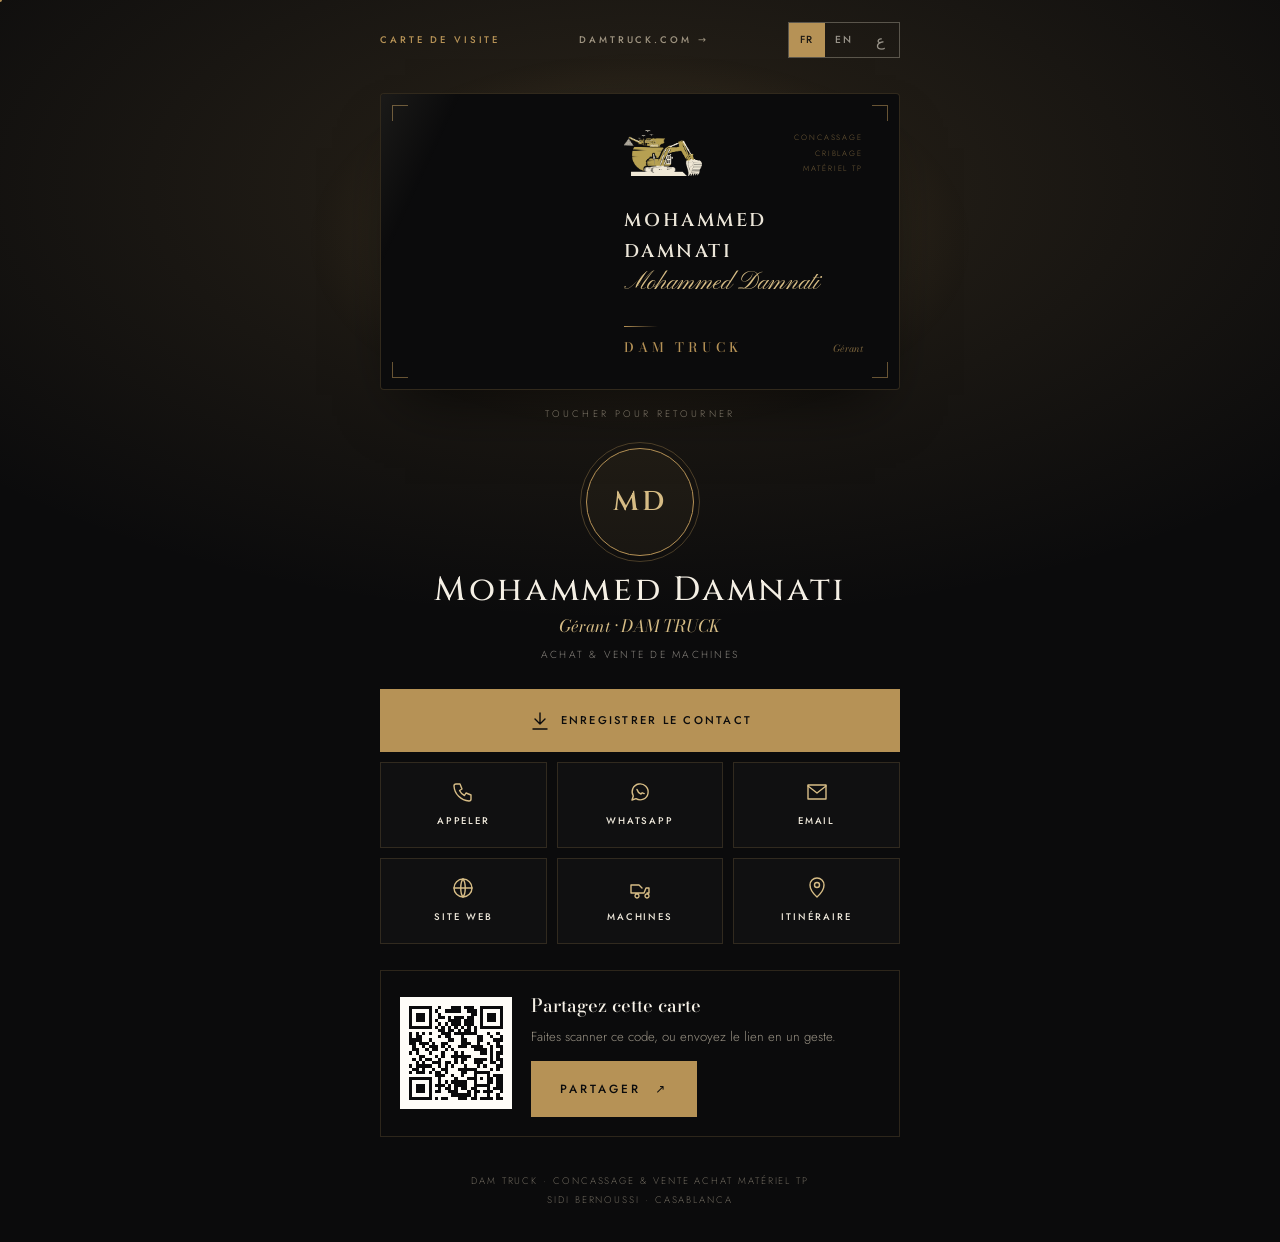
<file: mohammed.html>
<!DOCTYPE html>
<html lang="fr">
<head>
  <meta charset="UTF-8" />
  <meta name="viewport" content="width=device-width, initial-scale=1.0, viewport-fit=cover" />
  <title>Mohammed Damnati — DAM TRUCK · Carte de visite</title>
  <meta name="description" content="Carte de visite digitale de Mohammed Damnati, Gérant de DAM TRUCK. Concassage, criblage, vente et achat de matériel TP. +212 661 14 73 11." />
  <meta name="theme-color" content="#0b0b0c" />
  <link rel="preconnect" href="https://fonts.googleapis.com" />
  <link rel="preconnect" href="https://fonts.gstatic.com" crossorigin />
  <link href="https://fonts.googleapis.com/css2?family=Bodoni+Moda:ital,opsz,wght@0,6..96,400;0,6..96,500;0,6..96,600;1,6..96,400;1,6..96,500&family=Cinzel:wght@400;500;600&family=Jost:wght@300;400;500&family=Pinyon+Script&display=swap" rel="stylesheet" />
  <link rel="icon" href="images/logo-mark-dark.png" />
  <link rel="apple-touch-icon" href="images/logo-mark-dark.png" />
  <link rel="canonical" href="https://damtruck.com/mohammed.html" data-seo />
  <meta property="og:url" content="https://damtruck.com/mohammed.html" />
  <meta name="twitter:card" content="summary_large_image" />
  <meta property="og:locale" content="fr_MA" />
  <meta property="og:type" content="profile" />
  <meta property="og:title" content="Mohammed Damnati — Gérant · DAM TRUCK" />
  <meta property="og:description" content="Concassage · Criblage · Vente &amp; achat de matériel TP — Casablanca" />
  <meta property="og:image" content="https://damtruck.com/images/logo-light.png" />
  <link rel="stylesheet" href="assets/styles.css" />
  <style>
    html, body { background: var(--ink); }
    .vc { position: relative; min-height: 100svh; color: var(--ivory); padding: calc(env(safe-area-inset-top) + 1.4rem) var(--pad-x) calc(env(safe-area-inset-bottom) + 2rem); display: grid; justify-items: center; align-content: start; gap: 1.6rem; overflow: hidden; }
    .vc::before { content: ""; position: absolute; inset: -20% -20% auto; height: 70%; background: radial-gradient(closest-side, rgba(182,146,86,.18), transparent); pointer-events: none; }
    .vc__top { width: min(100%, 520px); display: flex; justify-content: space-between; align-items: center; font-size: .6rem; font-weight: 500; letter-spacing: .3em; text-transform: uppercase; color: var(--gold); }
    .vc__top a { color: var(--ivory-mut); }
    .vc .bcard-scene { width: min(100%, 520px); margin-top: .6rem; }
    .vc .bcard-hint { margin-top: -.6rem; }
    .vc__who { text-align: center; display: grid; justify-items: center; }
    .vc__photo { width: 108px; height: 108px; border-radius: 50%; overflow: hidden; margin-bottom: 1rem; border: 1px solid var(--gold); outline: 1px solid rgba(182,146,86,.35); outline-offset: 5px; }
    .vc__photo img { width: 100%; height: 100%; object-fit: cover; object-position: 50% 18%; }
    .vc__who h1 { font-family: var(--ff-display); font-weight: 500; font-size: clamp(1.5rem, 6vw, 2.1rem); letter-spacing: .08em; color: #f5f0e6; }
    .vc__who p { margin-top: .3rem; font-family: var(--ff-serif); font-style: italic; color: var(--gold-soft); font-size: 1.05rem; }
    .vc__acts { width: min(100%, 520px); display: grid; grid-template-columns: repeat(3, 1fr); gap: .6rem; }
    .vc__act { display: grid; justify-items: center; gap: .55rem; padding: 1.1rem .4rem; border: 1px solid var(--line-d); background: rgba(255,255,255,.02); font-size: .6rem; font-weight: 500; letter-spacing: .2em; text-transform: uppercase; color: var(--ivory); transition: background .4s, border-color .4s; text-align: center; }
    .vc__act:hover { background: rgba(182,146,86,.1); border-color: var(--gold); }
    .vc__act svg { width: 24px; height: 24px; stroke: var(--gold-soft); fill: none; stroke-width: 1.4; stroke-linecap: round; stroke-linejoin: round; }
    .vc__act--main { grid-column: 1 / -1; grid-template-columns: auto auto; justify-content: center; align-items: center; background: var(--gold); color: var(--ink); border-color: var(--gold); font-size: .7rem; padding: 1.15rem; }
    .vc__act--main svg { stroke: var(--ink); }
    .vc__act--main:hover { background: var(--gold-soft); }
    .vc__qr { width: min(100%, 520px); display: grid; grid-template-columns: auto 1fr; gap: 1.2rem; align-items: center; padding: 1.2rem; border: 1px solid var(--line-d); }
    .vc__qr img { width: 112px; height: 112px; background: var(--white); padding: 6px; }
    .vc__qr b { display: block; font-family: var(--ff-serif); font-weight: 500; font-size: 1.15rem; color: #f5f0e6; }
    .vc__qr p { margin-top: .3rem; font-size: .82rem; color: var(--ivory-mut); }
    .vc__qr button { margin-top: .8rem; }
    .vc__foot { margin-top: .6rem; font-size: .6rem; letter-spacing: .2em; text-transform: uppercase; color: #6e685d; text-align: center; line-height: 2; }
    @media (max-width: 420px) { .vc__acts { grid-template-columns: repeat(2, 1fr); } .vc__qr { grid-template-columns: 1fr; justify-items: center; text-align: center; } }
  </style>
  <script src="assets/data.js" defer></script>
  <script src="assets/i18n.js" defer></script>
  <script src="assets/main.js" defer></script>
</head>
<body>
  <main class="vc">
    <div class="vc__top"><span>Carte de visite</span><a href="index.html">damtruck.com →</a></div>

    <div class="bcard-scene is-in">
      <div class="bcard" role="button" tabindex="0" aria-pressed="false" aria-label="Carte de visite DAM TRUCK — toucher pour retourner">
        <div class="bcard__face bcard__front">
          <i class="bc-c bc-c--tl"></i><i class="bc-c bc-c--tr"></i><i class="bc-c bc-c--bl"></i><i class="bc-c bc-c--br"></i>
          <div class="bc-content">
            <div class="bc-top">
              <img class="bc-logo" src="images/logo-mark-light.png" alt="" />
              <div class="bc-tag">Concassage<br>Criblage<br>Matériel TP</div>
            </div>
            <div>
              <div class="bc-name">Mohammed Damnati</div>
              <span class="bc-sig" aria-hidden="true" translate="no">Mohammed Damnati</span>
            </div>
            <div>
              <div class="bc-rule"></div>
              <div class="bc-company"><b>DAM TRUCK</b><i>Gérant</i></div>
            </div>
          </div>
        </div>
        <div class="bcard__face bcard__back">
          <i class="bc-c bc-c--tl"></i><i class="bc-c bc-c--tr"></i><i class="bc-c bc-c--bl"></i><i class="bc-c bc-c--br"></i>
          <div class="bc-back">
            <div class="bc-back__logo"><img src="images/logo-dark.png" alt="DAM TRUCK" /></div>
            <div class="bc-back__info">
              <div class="bc-back__title">Coordonnées</div>
              <div>
                <div class="bc-row"><span>Tél</span><b>+212 661 14 73 11</b></div>
                <div class="bc-row"><span>Mail</span><b>info@damtruck.com</b></div>
                <div class="bc-row"><span>Web</span><b>damtruck.com</b></div>
              </div>
              <div class="bc-coords">Casablanca · Maroc</div>
            </div>
          </div>
        </div>
      </div>
    </div>
    <p class="bcard-hint">Toucher pour retourner</p>

    <div class="vc__who">
      <div class="vc__photo vc__photo--mono">MD</div>
      <h1>Mohammed Damnati</h1>
      <p>Gérant · DAM TRUCK</p>
      <p class="vc__dom">Achat & vente de machines</p>
    </div>

    <nav class="vc__acts" aria-label="Contacter Mohammed Damnati">
      <a class="vc__act vc__act--main" href="mohammed-damnati.vcf" download><svg viewBox="0 0 24 24"><path d="M12 4v11M7 10l5 5 5-5M5 20h14"/></svg>Enregistrer le contact</a>
      <a class="vc__act" href="tel:+212661147311"><svg viewBox="0 0 24 24"><path d="M5 4h4l2 5-2.5 1.5a11 11 0 0 0 5 5L15 13l5 2v4a2 2 0 0 1-2 2A16 16 0 0 1 3 6a2 2 0 0 1 2-2"/></svg>Appeler</a>
      <a class="vc__act" href="https://wa.me/212661147311" target="_blank" rel="noopener"><svg viewBox="0 0 24 24"><path d="M4 20l1.3-4A8 8 0 1 1 8 18.7z"/><path d="M9 9.5c.5 2 2 3.6 4 4.5l1.2-1.2 2 .8"/></svg>WhatsApp</a>
      <a class="vc__act" href="mailto:info@damtruck.com"><svg viewBox="0 0 24 24"><rect x="3" y="5" width="18" height="14"/><path d="M3 6l9 7 9-7"/></svg>Email</a>
      <a class="vc__act" href="index.html"><svg viewBox="0 0 24 24"><circle cx="12" cy="12" r="9"/><path d="M3 12h18M12 3c3 3.5 3 14.5 0 18M12 3c-3 3.5-3 14.5 0 18"/></svg>Site web</a>
      <a class="vc__act" href="machines.html"><svg viewBox="0 0 24 24"><path d="M3 17h13l2-5h3v5h-2M3 17V9h8l3 3M7 20a2 2 0 1 0 0-.1M17 20a2 2 0 1 0 0-.1"/></svg>Machines</a>
      <a class="vc__act" href="https://www.google.com/maps/search/?api=1&amp;query=Sidi+Bernoussi+Casablanca" target="_blank" rel="noopener"><svg viewBox="0 0 24 24"><path d="M12 21s7-6.2 7-12a7 7 0 0 0-14 0c0 5.8 7 12 7 12z"/><circle cx="12" cy="9" r="2.5"/></svg>Itinéraire</a>
    </nav>

    <div class="vc__qr">
      <img src="images/qr-mohammed.svg" alt="QR code vers la carte de visite de Mohammed Damnati" />
      <div>
        <b>Partagez cette carte</b>
        <p>Faites scanner ce code, ou envoyez le lien en un geste.</p>
        <button class="btn btn--gold" type="button" data-share>Partager <span class="btn__arrow">↗</span></button>
      </div>
    </div>

    <p class="vc__foot">DAM TRUCK · Concassage &amp; Vente Achat Matériel TP<br>Sidi Bernoussi · Casablanca</p>
  </main>
  <script>
    document.querySelector("[data-share]").addEventListener("click", async (e) => {
      const url = location.href.split("#")[0], b = e.currentTarget;
      try {
        if (navigator.share) await navigator.share({ title: "Mohammed Damnati — DAM TRUCK", url });
        else { await navigator.clipboard.writeText(url); b.firstChild.textContent = "Lien copié "; setTimeout(() => (b.firstChild.textContent = "Partager "), 2000); }
      } catch (err) {}
    });
  </script>
</body>
</html>
</file>
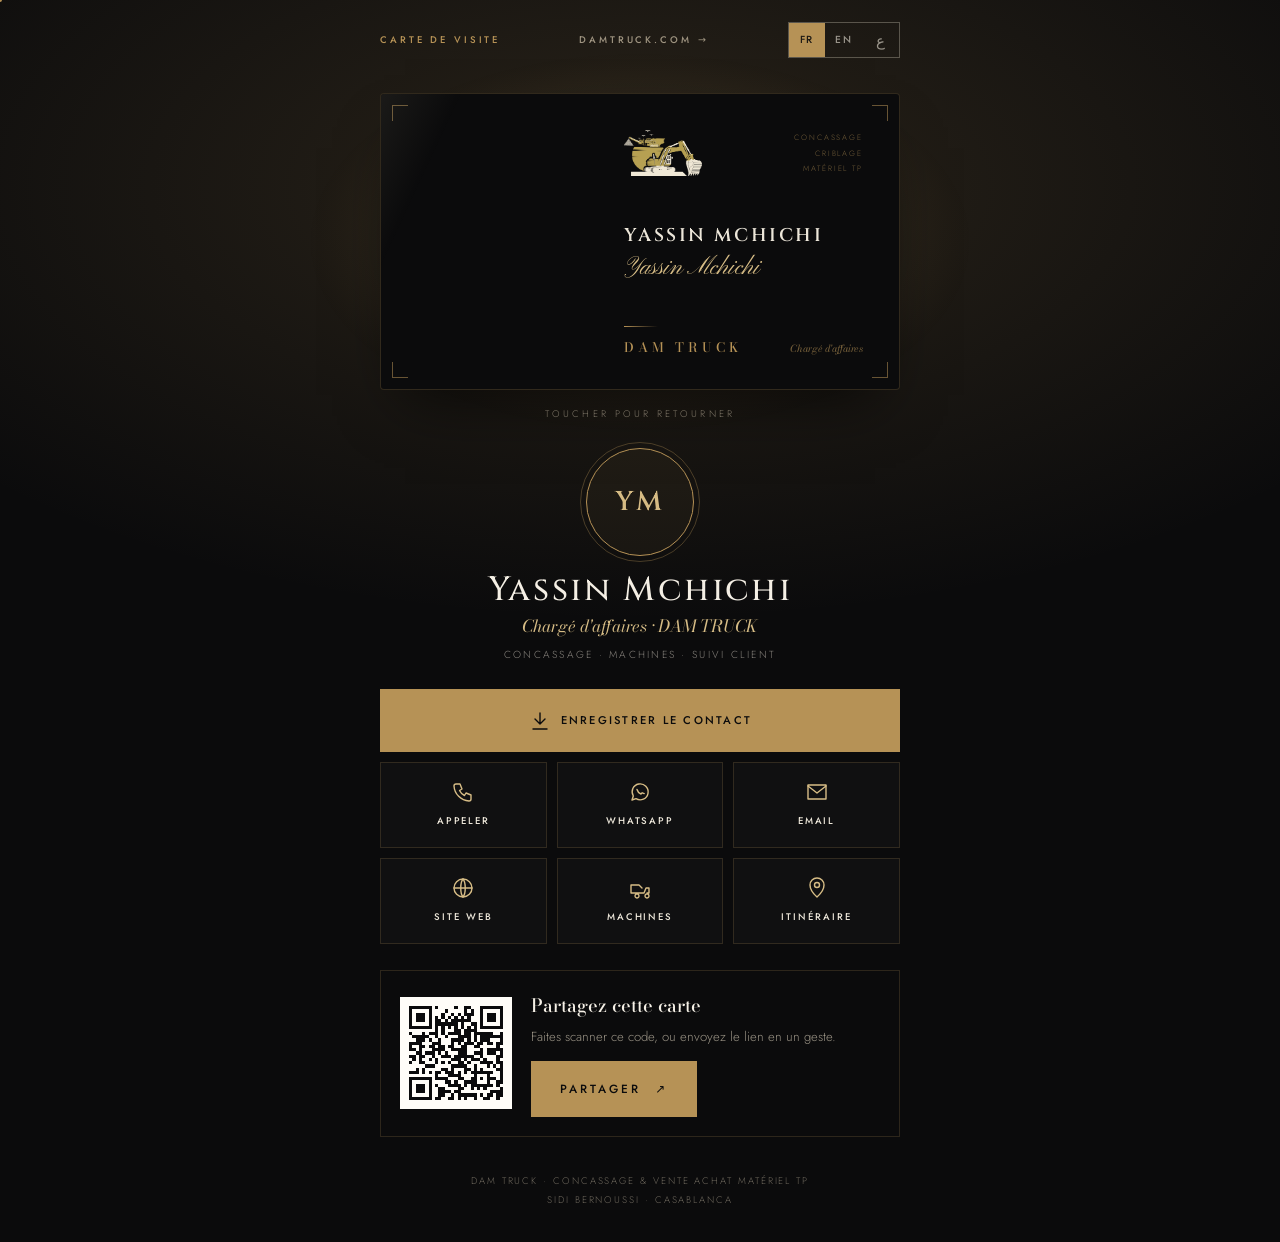
<file: yassin.html>
<!DOCTYPE html>
<html lang="fr">
<head>
  <meta charset="UTF-8" />
  <meta name="viewport" content="width=device-width, initial-scale=1.0, viewport-fit=cover" />
  <title>Yassin Mchichi — DAM TRUCK · Carte de visite</title>
  <meta name="description" content="Carte de visite digitale de Yassin Mchichi (+212 661 24 35 44), Chargé d'affaires de DAM TRUCK. Concassage, criblage, vente et achat de matériel TP. +212 661 48 59 20." />
  <meta name="theme-color" content="#0b0b0c" />
  <link rel="preconnect" href="https://fonts.googleapis.com" />
  <link rel="preconnect" href="https://fonts.gstatic.com" crossorigin />
  <link href="https://fonts.googleapis.com/css2?family=Bodoni+Moda:ital,opsz,wght@0,6..96,400;0,6..96,500;0,6..96,600;1,6..96,400;1,6..96,500&family=Cinzel:wght@400;500;600&family=Jost:wght@300;400;500&family=Pinyon+Script&display=swap" rel="stylesheet" />
  <link rel="icon" href="images/logo-mark-dark.png" />
  <link rel="apple-touch-icon" href="images/logo-mark-dark.png" />
  <link rel="canonical" href="https://damtruck.com/yassin.html" data-seo />
  <meta property="og:url" content="https://damtruck.com/yassin.html" />
  <meta name="twitter:card" content="summary_large_image" />
  <meta property="og:locale" content="fr_MA" />
  <meta property="og:type" content="profile" />
  <meta property="og:title" content="Yassin Mchichi — Chargé d'affaires · DAM TRUCK" />
  <meta property="og:description" content="Concassage · Criblage · Vente &amp; achat de matériel TP — Casablanca" />
  <meta property="og:image" content="https://damtruck.com/images/logo-light.png" />
  <link rel="stylesheet" href="assets/styles.css" />
  <style>
    html, body { background: var(--ink); }
    .vc { position: relative; min-height: 100svh; color: var(--ivory); padding: calc(env(safe-area-inset-top) + 1.4rem) var(--pad-x) calc(env(safe-area-inset-bottom) + 2rem); display: grid; justify-items: center; align-content: start; gap: 1.6rem; overflow: hidden; }
    .vc::before { content: ""; position: absolute; inset: -20% -20% auto; height: 70%; background: radial-gradient(closest-side, rgba(182,146,86,.18), transparent); pointer-events: none; }
    .vc__top { width: min(100%, 520px); display: flex; justify-content: space-between; align-items: center; font-size: .6rem; font-weight: 500; letter-spacing: .3em; text-transform: uppercase; color: var(--gold); }
    .vc__top a { color: var(--ivory-mut); }
    .vc .bcard-scene { width: min(100%, 520px); margin-top: .6rem; }
    .vc .bcard-hint { margin-top: -.6rem; }
    .vc__who { text-align: center; display: grid; justify-items: center; }
    .vc__photo { width: 108px; height: 108px; border-radius: 50%; overflow: hidden; margin-bottom: 1rem; border: 1px solid var(--gold); outline: 1px solid rgba(182,146,86,.35); outline-offset: 5px; }
    .vc__photo img { width: 100%; height: 100%; object-fit: cover; object-position: 50% 18%; }
    .vc__who h1 { font-family: var(--ff-display); font-weight: 500; font-size: clamp(1.5rem, 6vw, 2.1rem); letter-spacing: .08em; color: #f5f0e6; }
    .vc__who p { margin-top: .3rem; font-family: var(--ff-serif); font-style: italic; color: var(--gold-soft); font-size: 1.05rem; }
    .vc__acts { width: min(100%, 520px); display: grid; grid-template-columns: repeat(3, 1fr); gap: .6rem; }
    .vc__act { display: grid; justify-items: center; gap: .55rem; padding: 1.1rem .4rem; border: 1px solid var(--line-d); background: rgba(255,255,255,.02); font-size: .6rem; font-weight: 500; letter-spacing: .2em; text-transform: uppercase; color: var(--ivory); transition: background .4s, border-color .4s; text-align: center; }
    .vc__act:hover { background: rgba(182,146,86,.1); border-color: var(--gold); }
    .vc__act svg { width: 24px; height: 24px; stroke: var(--gold-soft); fill: none; stroke-width: 1.4; stroke-linecap: round; stroke-linejoin: round; }
    .vc__act--main { grid-column: 1 / -1; grid-template-columns: auto auto; justify-content: center; align-items: center; background: var(--gold); color: var(--ink); border-color: var(--gold); font-size: .7rem; padding: 1.15rem; }
    .vc__act--main svg { stroke: var(--ink); }
    .vc__act--main:hover { background: var(--gold-soft); }
    .vc__qr { width: min(100%, 520px); display: grid; grid-template-columns: auto 1fr; gap: 1.2rem; align-items: center; padding: 1.2rem; border: 1px solid var(--line-d); }
    .vc__qr img { width: 112px; height: 112px; background: var(--white); padding: 6px; }
    .vc__qr b { display: block; font-family: var(--ff-serif); font-weight: 500; font-size: 1.15rem; color: #f5f0e6; }
    .vc__qr p { margin-top: .3rem; font-size: .82rem; color: var(--ivory-mut); }
    .vc__qr button { margin-top: .8rem; }
    .vc__foot { margin-top: .6rem; font-size: .6rem; letter-spacing: .2em; text-transform: uppercase; color: #6e685d; text-align: center; line-height: 2; }
    @media (max-width: 420px) { .vc__acts { grid-template-columns: repeat(2, 1fr); } .vc__qr { grid-template-columns: 1fr; justify-items: center; text-align: center; } }
  </style>
  <script src="assets/data.js" defer></script>
  <script src="assets/i18n.js" defer></script>
  <script src="assets/main.js" defer></script>
</head>
<body>
  <main class="vc">
    <div class="vc__top"><span>Carte de visite</span><a href="index.html">damtruck.com →</a></div>

    <div class="bcard-scene is-in">
      <div class="bcard" role="button" tabindex="0" aria-pressed="false" aria-label="Carte de visite DAM TRUCK — toucher pour retourner">
        <div class="bcard__face bcard__front">
          <i class="bc-c bc-c--tl"></i><i class="bc-c bc-c--tr"></i><i class="bc-c bc-c--bl"></i><i class="bc-c bc-c--br"></i>
          <div class="bc-content">
            <div class="bc-top">
              <img class="bc-logo" src="images/logo-mark-light.png" alt="" />
              <div class="bc-tag">Concassage<br>Criblage<br>Matériel TP</div>
            </div>
            <div>
              <div class="bc-name">Yassin Mchichi</div>
              <span class="bc-sig" aria-hidden="true" translate="no">Yassin Mchichi</span>
            </div>
            <div>
              <div class="bc-rule"></div>
              <div class="bc-company"><b>DAM TRUCK</b><i>Chargé d'affaires</i></div>
            </div>
          </div>
        </div>
        <div class="bcard__face bcard__back">
          <i class="bc-c bc-c--tl"></i><i class="bc-c bc-c--tr"></i><i class="bc-c bc-c--bl"></i><i class="bc-c bc-c--br"></i>
          <div class="bc-back">
            <div class="bc-back__logo"><img src="images/logo-dark.png" alt="DAM TRUCK" /></div>
            <div class="bc-back__info">
              <div class="bc-back__title">Coordonnées</div>
              <div>
                <div class="bc-row"><span>Tél</span><b>+212 661 24 35 44</b></div>
                <div class="bc-row"><span>Mail</span><b>info@damtruck.com</b></div>
                <div class="bc-row"><span>Web</span><b>damtruck.com</b></div>
              </div>
              <div class="bc-coords">Casablanca · Maroc</div>
            </div>
          </div>
        </div>
      </div>
    </div>
    <p class="bcard-hint">Toucher pour retourner</p>

    <div class="vc__who">
      <div class="vc__photo vc__photo--mono">YM</div>
      <h1>Yassin Mchichi</h1>
      <p>Chargé d'affaires · DAM TRUCK</p>
      <p class="vc__dom">Concassage · Machines · Suivi client</p>
    </div>

    <nav class="vc__acts" aria-label="Contacter Yassin Mchichi">
      <a class="vc__act vc__act--main" href="yassin-mchichi.vcf" download><svg viewBox="0 0 24 24"><path d="M12 4v11M7 10l5 5 5-5M5 20h14"/></svg>Enregistrer le contact</a>
      <a class="vc__act" href="tel:+212661243544"><svg viewBox="0 0 24 24"><path d="M5 4h4l2 5-2.5 1.5a11 11 0 0 0 5 5L15 13l5 2v4a2 2 0 0 1-2 2A16 16 0 0 1 3 6a2 2 0 0 1 2-2"/></svg>Appeler</a>
      <a class="vc__act" href="https://wa.me/212661243544" target="_blank" rel="noopener"><svg viewBox="0 0 24 24"><path d="M4 20l1.3-4A8 8 0 1 1 8 18.7z"/><path d="M9 9.5c.5 2 2 3.6 4 4.5l1.2-1.2 2 .8"/></svg>WhatsApp</a>
      <a class="vc__act" href="mailto:info@damtruck.com"><svg viewBox="0 0 24 24"><rect x="3" y="5" width="18" height="14"/><path d="M3 6l9 7 9-7"/></svg>Email</a>
      <a class="vc__act" href="index.html"><svg viewBox="0 0 24 24"><circle cx="12" cy="12" r="9"/><path d="M3 12h18M12 3c3 3.5 3 14.5 0 18M12 3c-3 3.5-3 14.5 0 18"/></svg>Site web</a>
      <a class="vc__act" href="machines.html"><svg viewBox="0 0 24 24"><path d="M3 17h13l2-5h3v5h-2M3 17V9h8l3 3M7 20a2 2 0 1 0 0-.1M17 20a2 2 0 1 0 0-.1"/></svg>Machines</a>
      <a class="vc__act" href="https://www.google.com/maps/search/?api=1&amp;query=Sidi+Bernoussi+Casablanca" target="_blank" rel="noopener"><svg viewBox="0 0 24 24"><path d="M12 21s7-6.2 7-12a7 7 0 0 0-14 0c0 5.8 7 12 7 12z"/><circle cx="12" cy="9" r="2.5"/></svg>Itinéraire</a>
    </nav>

    <div class="vc__qr">
      <img src="images/qr-yassin.svg" alt="QR code vers la carte de visite de Yassin Mchichi" />
      <div>
        <b>Partagez cette carte</b>
        <p>Faites scanner ce code, ou envoyez le lien en un geste.</p>
        <button class="btn btn--gold" type="button" data-share>Partager <span class="btn__arrow">↗</span></button>
      </div>
    </div>

    <p class="vc__foot">DAM TRUCK · Concassage &amp; Vente Achat Matériel TP<br>Sidi Bernoussi · Casablanca</p>
  </main>
  <script>
    document.querySelector("[data-share]").addEventListener("click", async (e) => {
      const url = location.href.split("#")[0], b = e.currentTarget;
      try {
        if (navigator.share) await navigator.share({ title: "Yassin Mchichi — DAM TRUCK", url });
        else { await navigator.clipboard.writeText(url); b.firstChild.textContent = "Lien copié "; setTimeout(() => (b.firstChild.textContent = "Partager "), 2000); }
      } catch (err) {}
    });
  </script>
</body>
</html>
</file>
<file: assets/styles.css>
/* =========================================================================
   DAM TRUCK — Site officiel
   Ivoire / noir / or antique — maison industrielle « old money »
   Light-dominant: paper & white sections, black "vault" sections for rhythm.
   ========================================================================= */

/* ----------  Design tokens  ---------- */
:root {
  /* light */
  --paper:      #f6f2ea;
  --white:      #fffdf8;
  --stone:      #ebe4d6;
  --text:       #1a1916;
  --text-2:     #4a463e;
  --muted:      #7a7366;
  --line:       rgba(26, 25, 22, 0.12);
  --line-2:     rgba(26, 25, 22, 0.22);

  /* dark */
  --ink:        #0b0b0c;
  --ink-2:      #121214;
  --ink-3:      #1a1a1d;
  --ivory:      #ece6d9;
  --ivory-mut:  #9b9486;
  --line-d:     rgba(182, 146, 86, 0.2);
  --line-d2:    rgba(255, 255, 255, 0.07);

  /* gold */
  --gold:       #b69256;
  --gold-soft:  #d7bd86;
  --gold-deep:  #8c6f3f;
  --gold-ink:   #86672f;   /* gold for text on light backgrounds (AA on paper) */
  --gold-grad:  linear-gradient(120deg, #e3cc95 0%, #b69256 38%, #8c6f3f 62%, #d7bd86 100%);

  --wa:         #1f7a4d;

  --ff-display: "Cinzel", "Trajan Pro", "Times New Roman", serif;
  --ff-serif:   "Bodoni Moda", "Didot", "Times New Roman", serif;
  --ff-sans:    "Jost", "Futura", "Avenir Next", system-ui, sans-serif;
  --ff-script:  "Pinyon Script", "Snell Roundhand", cursive;

  --container: 1320px;
  --pad-x: clamp(1.1rem, 5vw, 5.5rem);
  --section-y: clamp(5rem, 12vh, 10rem);
  --header-h: 84px;

  --ease: cubic-bezier(0.22, 0.7, 0.16, 1);
  --ease-io: cubic-bezier(0.76, 0, 0.24, 1);
}

/* ----------  Reset  ---------- */
*, *::before, *::after { box-sizing: border-box; }
* { margin: 0; padding: 0; }
html { -webkit-text-size-adjust: 100%; background: var(--paper); scroll-padding-top: var(--header-h); }
body {
  font-family: var(--ff-sans);
  font-weight: 300;
  font-size: 1rem;
  background: var(--paper);
  color: var(--text);
  line-height: 1.7;
  overflow-x: hidden;
  -webkit-font-smoothing: antialiased;
  text-rendering: optimizeLegibility;
}
@supports (overflow: clip) { html, body { overflow-x: clip; } }
img, video, svg { display: block; max-width: 100%; }
[hidden] { display: none !important; }
a { color: inherit; text-decoration: none; }
button, input, select, textarea { font: inherit; color: inherit; }
button { background: none; border: 0; cursor: pointer; }
::selection { background: var(--gold); color: var(--ink); }
:focus-visible { outline: 1px solid var(--gold); outline-offset: 4px; }

/* ----------  Layout  ---------- */
.container { width: 100%; max-width: var(--container); margin-inline: auto; padding-inline: var(--pad-x); }
.section { position: relative; padding-block: var(--section-y); }
.section--tight { padding-block: clamp(3.5rem, 8vh, 6.5rem); }
.s-paper { background: var(--paper); }
.s-white { background: var(--white); }
.s-stone { background: var(--stone); }
.s-ink   { background: var(--ink); color: var(--ivory); }
.s-ink h1, .s-ink h2, .s-ink h3 { color: #f5f0e6; }

/* paper texture on light sections */
.s-paper::before, .s-white::before, .s-stone::before {
  content: ""; position: absolute; inset: 0; pointer-events: none; opacity: .5;
  background-image: url("data:image/svg+xml,%3Csvg xmlns='http://www.w3.org/2000/svg' width='220' height='220'%3E%3Cfilter id='p'%3E%3CfeTurbulence type='fractalNoise' baseFrequency='0.75' numOctaves='3' stitchTiles='stitch'/%3E%3CfeColorMatrix values='0 0 0 0 0.45 0 0 0 0 0.38 0 0 0 0 0.25 0 0 0 0.06 0'/%3E%3C/filter%3E%3Crect width='100%25' height='100%25' filter='url(%23p)'/%3E%3C/svg%3E");
}
.s-paper > *, .s-white > *, .s-stone > * { position: relative; }

/* film grain on dark sections */
.s-ink::after {
  content: ""; position: absolute; inset: 0; pointer-events: none; opacity: .06; mix-blend-mode: overlay;
  background-image: url("data:image/svg+xml,%3Csvg xmlns='http://www.w3.org/2000/svg' width='160' height='160'%3E%3Cfilter id='n'%3E%3CfeTurbulence type='fractalNoise' baseFrequency='0.9' numOctaves='2' stitchTiles='stitch'/%3E%3C/filter%3E%3Crect width='100%25' height='100%25' filter='url(%23n)'/%3E%3C/svg%3E");
  animation: grain .7s steps(5) infinite;
}
@keyframes grain {
  0% { transform: translate(0,0); } 25% { transform: translate(-2%,1%); }
  50% { transform: translate(1%,-2%); } 75% { transform: translate(-1%,2%); } 100% { transform: translate(0,0); }
}

/* ----------  Typography  ---------- */
.eyebrow {
  display: inline-flex; align-items: center; gap: .9rem;
  font-family: var(--ff-sans); font-size: .7rem; font-weight: 500;
  letter-spacing: .38em; text-transform: uppercase; color: var(--gold-ink);
}
.eyebrow::before { content: ""; width: 2.2rem; height: 1px; background: currentColor; opacity: .8; }
.s-ink .eyebrow { color: var(--gold); }
.eyebrow--center { justify-content: center; }
.eyebrow--plain::before { display: none; }

h1, h2, h3, h4 { font-weight: 500; color: var(--ink); line-height: 1.05; }
.display {
  font-family: var(--ff-display); font-weight: 500;
  font-size: clamp(2.6rem, 6.6vw, 6.2rem); line-height: .98; letter-spacing: .01em;
}
.h1 { font-family: var(--ff-display); font-size: clamp(2.3rem, 5vw, 4.4rem); line-height: 1.02; letter-spacing: .01em; }
.h2 { font-family: var(--ff-serif); font-size: clamp(2rem, 3.8vw, 3.4rem); line-height: 1.06; letter-spacing: -.01em; }
.h3 { font-family: var(--ff-serif); font-size: clamp(1.35rem, 2vw, 1.75rem); line-height: 1.15; }
.h2 em, .h1 em, .display em { font-family: var(--ff-serif); font-style: italic; font-weight: 500; color: var(--gold-ink); }
.s-ink .h2 em, .s-ink .h1 em, .s-ink .display em { color: var(--gold-soft); }

.lead { font-size: clamp(1.05rem, 1.35vw, 1.22rem); line-height: 1.75; color: var(--text-2); max-width: 54ch; }
.body { color: var(--text-2); max-width: 60ch; }
.s-ink .lead, .s-ink .body { color: var(--ivory-mut); }
.small { font-size: .82rem; color: var(--muted); }
.gold-text { background: var(--gold-grad); -webkit-background-clip: text; background-clip: text; color: transparent; }

.rule { width: 3.2rem; height: 1px; background: var(--gold); margin-block: 1.6rem; }
.rule--center { margin-inline: auto; }

/* section header */
.shead { display: flex; justify-content: space-between; align-items: flex-end; gap: 2rem; flex-wrap: wrap; margin-bottom: clamp(2.5rem, 6vh, 4.5rem); }
.shead__title { margin-top: 1.2rem; }
.shead__aside { max-width: 42ch; color: var(--text-2); }
.s-ink .shead__aside { color: var(--ivory-mut); }

/* ----------  Buttons  ---------- */
.btn {
  --bc: var(--ink); --bg: transparent; --fg: var(--ink);
  position: relative; display: inline-flex; align-items: center; gap: .9rem;
  padding: 1.05rem 1.7rem; border: 1px solid var(--bc); background: var(--bg); color: var(--fg);
  font-family: var(--ff-sans); font-size: .74rem; font-weight: 500; letter-spacing: .26em; text-transform: uppercase;
  overflow: hidden; isolation: isolate; cursor: pointer; white-space: nowrap;
  transition: color .5s var(--ease), border-color .5s var(--ease), transform .4s var(--ease);
}
.btn::before {
  content: ""; position: absolute; inset: 0; z-index: -1; background: var(--ink);
  transform: scaleX(0); transform-origin: right; transition: transform .6s var(--ease);
}
.btn:hover::before { transform: scaleX(1); transform-origin: left; }
.btn:hover { color: var(--paper); }
.btn__arrow { display: inline-block; transition: transform .5s var(--ease); }
.btn:hover .btn__arrow { transform: translateX(4px); }

.btn--gold { --bc: var(--gold); --bg: var(--gold); --fg: var(--ink); }
.btn--gold::before { background: var(--ink); }
.btn--gold:hover { color: var(--gold-soft); border-color: var(--ink); }

.btn--ink { --bc: var(--ink); --bg: var(--ink); --fg: var(--paper); }
.btn--ink::before { background: var(--gold); }
.btn--ink:hover { color: var(--ink); border-color: var(--gold); }

.s-ink .btn:not(.btn--gold) { --bc: rgba(236,230,217,.4); --fg: var(--ivory); }
.s-ink .btn:not(.btn--gold)::before { background: var(--ivory); }
.s-ink .btn:not(.btn--gold):hover { color: var(--ink); }

.btn--wa { --bc: var(--wa); --bg: var(--wa); --fg: #fff; }
.btn--wa::before { background: var(--ink); }
.btn--wa:hover { color: #fff; }
.btn svg { width: 1.05em; height: 1.05em; }

.link {
  position: relative; display: inline-flex; align-items: center; gap: .6rem;
  font-size: .74rem; font-weight: 500; letter-spacing: .26em; text-transform: uppercase; color: var(--gold-ink);
}
.link::after { content: ""; position: absolute; left: 0; right: 0; bottom: -5px; height: 1px; background: currentColor; transform: scaleX(.35); transform-origin: left; transition: transform .6s var(--ease); }
.link:hover::after { transform: scaleX(1); }
.s-ink .link { color: var(--gold); }

/* ----------  Header  ---------- */
.header {
  position: fixed; inset: 0 0 auto; z-index: 60; height: var(--header-h);
  color: var(--ink);
  transition: background .5s var(--ease), color .5s var(--ease), transform .6s var(--ease), box-shadow .5s;
}
.header__inner { height: 100%; display: flex; align-items: center; justify-content: space-between; gap: 2rem; }
.header.is-solid { background: rgba(246, 242, 234, .86); backdrop-filter: blur(14px) saturate(1.2); -webkit-backdrop-filter: blur(14px) saturate(1.2); box-shadow: 0 1px 0 var(--line); }
.header.is-dark { color: var(--ivory); }
.header.is-dark.is-solid { background: rgba(11, 11, 12, .82); box-shadow: 0 1px 0 var(--line-d); }
.header.is-hidden { transform: translateY(-100%); }

.brand { display: inline-flex; align-items: center; gap: .95rem; }
.brand__mark { width: 42px; height: 42px; flex: none; }
.brand__mark svg { width: 100%; height: 100%; }
.brand__name { display: block; font-family: var(--ff-display); font-weight: 600; font-size: 1.12rem; letter-spacing: .24em; line-height: 1; white-space: nowrap; }
.brand__sub { display: block; margin-top: .38rem; font-size: .56rem; font-weight: 500; letter-spacing: .3em; text-transform: uppercase; color: var(--gold-ink); }
.header.is-dark .brand__sub { color: var(--gold); }

.nav { display: flex; align-items: center; gap: clamp(1.2rem, 2.4vw, 2.6rem); }
.nav__link { position: relative; white-space: nowrap; font-size: .72rem; font-weight: 500; letter-spacing: .24em; text-transform: uppercase; padding-block: .4rem; }
.nav__link::after { content: ""; position: absolute; left: 0; right: 0; bottom: 0; height: 1px; background: var(--gold); transform: scaleX(0); transition: transform .6s var(--ease); }
.nav__link:hover::after, .nav__link.is-active::after { transform: scaleX(1); }
.nav__cta { margin-left: .6rem; padding: .78rem 1.15rem; font-size: .66rem; }
.header.is-dark .nav__cta:not(:hover) { color: var(--ivory); border-color: rgba(236,230,217,.45); }

.nav__toggle { display: none; width: 44px; height: 44px; position: relative; }
.nav__toggle span { position: absolute; left: 10px; right: 10px; height: 1px; background: currentColor; transition: transform .5s var(--ease), top .5s var(--ease); }
.nav__toggle span:nth-child(1) { top: 17px; }
.nav__toggle span:nth-child(2) { top: 26px; }
.menu-open .nav__toggle span:nth-child(1) { top: 22px; transform: rotate(45deg); }
.menu-open .nav__toggle span:nth-child(2) { top: 22px; transform: rotate(-45deg); }

.mnav {
  position: fixed; inset: 0; z-index: 55; background: var(--ink); color: var(--ivory);
  display: flex; flex-direction: column; justify-content: center; gap: 1.4rem; padding: 6rem var(--pad-x) 3rem;
  clip-path: inset(0 0 100% 0); transition: clip-path .8s var(--ease-io); visibility: hidden;
}
.menu-open .mnav { clip-path: inset(0 0 0 0); visibility: visible; }
.menu-open .header { color: var(--ivory); background: transparent; box-shadow: none; }
.mnav a.mnav__link { font-family: var(--ff-display); font-size: clamp(1.9rem, 8vw, 3rem); letter-spacing: .04em; line-height: 1.1; }
.mnav a.mnav__link span { font-family: var(--ff-sans); font-size: .7rem; letter-spacing: .3em; color: var(--gold); margin-right: 1rem; vertical-align: middle; }
.mnav__foot { margin-top: 2rem; padding-top: 1.6rem; border-top: 1px solid var(--line-d); display: grid; gap: .4rem; font-size: .85rem; letter-spacing: .1em; color: var(--ivory-mut); }
.mnav__foot a { color: var(--gold-soft); }

/* ----------  Intro (once per session)  ---------- */
.intro {
  position: fixed; inset: 0; z-index: 200; display: grid; place-items: center;
  background: var(--paper); color: var(--ink);
}
.intro__inner { display: grid; justify-items: center; gap: 1.4rem; }
.intro__mark { width: 92px; height: 92px; }
.intro__mark rect, .intro__mark path { stroke-dasharray: 400; stroke-dashoffset: 400; animation: draw 1.4s var(--ease) .15s forwards; }
.intro__mark text { opacity: 0; animation: fadeIn .8s var(--ease) .9s forwards; }
.intro__name { font-family: var(--ff-display); font-size: clamp(1.5rem, 4vw, 2.2rem); font-weight: 600; letter-spacing: .5em; padding-left: .5em; opacity: 0; animation: track 1.6s var(--ease) .6s forwards; }
.intro__sub { font-size: .62rem; font-weight: 500; letter-spacing: .42em; text-transform: uppercase; color: var(--gold-ink); opacity: 0; animation: fadeIn 1s var(--ease) 1.2s forwards; }
.intro__line { width: min(280px, 60vw); height: 1px; background: var(--line); position: relative; overflow: hidden; }
.intro__line::after { content: ""; position: absolute; inset: 0; background: var(--gold); transform: scaleX(0); transform-origin: left; animation: lineGrow 1.6s var(--ease-io) .5s forwards; }
.intro.is-exit { clip-path: inset(0 0 100% 0); transition: clip-path 1s var(--ease-io); }
@keyframes draw { to { stroke-dashoffset: 0; } }
@keyframes fadeIn { to { opacity: 1; } }
@keyframes track { from { opacity: 0; letter-spacing: .9em; } to { opacity: 1; letter-spacing: .5em; } }
@keyframes lineGrow { to { transform: scaleX(1); } }

/* ----------  Page wipe between pages  ---------- */
.wipe { position: fixed; inset: 0; z-index: 190; background: var(--ink); pointer-events: none; transform: translateY(100%); }
.wipe::after { content: none; }
.wipe.is-in { transform: translateY(0); transition: transform .55s var(--ease-io); }
.wipe.is-out { transform: translateY(-100%); transition: transform .7s var(--ease-io); }
.wipe.is-cover { transform: translateY(0); }

/* ----------  Custom cursor (desktop)  ---------- */
.cursor, .cursor__dot { position: fixed; top: 0; left: 0; z-index: 300; pointer-events: none; border-radius: 50%; transform: translate(-50%, -50%); }
.cursor { width: 34px; height: 34px; border: 1px solid var(--gold); transition: width .35s var(--ease), height .35s var(--ease), background .35s; }
.cursor__dot { width: 4px; height: 4px; background: var(--gold); }
.cursor.is-hover { width: 58px; height: 58px; background: rgba(182,146,86,.1); }
.cursor.is-view { width: 88px; height: 88px; background: rgba(11,11,12,.75); border-color: transparent; }
.cursor.is-view::after { content: "Voir"; position: absolute; inset: 0; display: grid; place-items: center; font-size: .6rem; letter-spacing: .3em; text-transform: uppercase; color: var(--gold-soft); }
html:not(.has-cursor) .cursor, html:not(.has-cursor) .cursor__dot { display: none; }

/* ----------  Reveal & kinetic  ---------- */
.js .reveal { opacity: 0; transform: translateY(26px); transition: opacity 1.1s var(--ease), transform 1.1s var(--ease); }
.js .reveal.is-in { opacity: 1; transform: none; }
.reveal[data-d="1"] { transition-delay: .1s; } .reveal[data-d="2"] { transition-delay: .2s; }
.reveal[data-d="3"] { transition-delay: .3s; } .reveal[data-d="4"] { transition-delay: .4s; }
.kw { display: inline-block; overflow: hidden; vertical-align: top; padding-bottom: .08em; margin-bottom: -.08em; }
.kw__i { display: inline-block; transform: translateY(105%); transition: transform 1.2s var(--ease); }
.is-in .kw__i, .kinetic.is-in .kw__i { transform: none; }

.img-reveal { overflow: hidden; }
.js .img-reveal img, .js .img-reveal video { clip-path: inset(100% 0 0 0); transform: scale(1.15); transition: clip-path 1.4s var(--ease-io), transform 1.8s var(--ease); }
.js .img-reveal.is-in img, .js .img-reveal.is-in video { clip-path: inset(0 0 0 0); transform: scale(1); }

/* ----------  Media frame  ---------- */
.frame { position: relative; overflow: hidden; background: var(--ink-2); }
.frame img, .frame video { width: 100%; height: 100%; object-fit: cover; }
.corners::before, .corners::after,
.corners > .c-bl, .corners > .c-br { content: ""; position: absolute; width: 18px; height: 18px; z-index: 3; pointer-events: none; border-color: var(--gold); border-style: solid; border-width: 0; }
.corners::before { top: 12px; left: 12px; border-top-width: 1px; border-left-width: 1px; }
.corners::after { top: 12px; right: 12px; border-top-width: 1px; border-right-width: 1px; }
.corners > .c-bl { bottom: 12px; left: 12px; border-bottom-width: 1px; border-left-width: 1px; }
.corners > .c-br { bottom: 12px; right: 12px; border-bottom-width: 1px; border-right-width: 1px; }

/* ==========================================================================
   HOME — Hero
   ========================================================================== */
.hero {
  position: relative; min-height: 100svh; padding-top: calc(var(--header-h) + clamp(1.5rem, 5vh, 3.5rem)); padding-bottom: clamp(2rem, 5vh, 3.5rem);
  display: flex; flex-direction: column; overflow: hidden;
}
.hero__wm {
  position: absolute; right: -4vw; top: 50%; transform: translateY(-50%); z-index: 0; pointer-events: none;
  font-family: var(--ff-display); font-weight: 600; font-size: clamp(14rem, 38vw, 40rem); line-height: .8; letter-spacing: -.02em;
  color: transparent; -webkit-text-stroke: 1px rgba(182, 146, 86, .16);
}
.hero__grid { position: relative; z-index: 1; flex: 1; display: grid; grid-template-columns: minmax(0, 1.18fr) minmax(0, .82fr); gap: clamp(2rem, 5vw, 5rem); align-items: center; }
.hero__title { margin-top: 1.6rem; }
.hero__title .line { display: block; }
.hero__lead { margin-top: 1.8rem; }
.hero__actions { display: flex; flex-wrap: wrap; gap: .9rem; margin-top: 2.4rem; }
.hero__meta { display: flex; gap: clamp(1.4rem, 3vw, 3rem); margin-top: clamp(2.2rem, 5vh, 3.4rem); padding-top: 1.6rem; border-top: 1px solid var(--line); max-width: 560px; }
.hero__meta div { display: grid; gap: .2rem; }
.hero__meta strong { font-family: var(--ff-display); font-weight: 500; font-size: 1.7rem; line-height: 1; color: var(--ink); }
.hero__meta span { font-size: .66rem; font-weight: 500; letter-spacing: .22em; text-transform: uppercase; color: var(--muted); }

.film { position: relative; justify-self: end; width: min(100%, 440px); aspect-ratio: 9 / 13.5; box-shadow: 0 40px 80px -30px rgba(11,11,12,.45); }
.film__media { position: absolute; inset: 0; }
.film__media video, .film__media img { position: absolute; inset: 0; width: 100%; height: 100%; object-fit: cover; filter: saturate(.82) contrast(1.06); }
.film__shade { position: absolute; inset: 0; z-index: 2; background: linear-gradient(180deg, rgba(11,11,12,.35) 0%, transparent 28%, transparent 60%, rgba(11,11,12,.75) 100%); }
.film__tag { position: absolute; top: 1.5rem; left: 2.4rem; right: 2.4rem; z-index: 4; display: flex; justify-content: space-between; font-size: .58rem; font-weight: 500; letter-spacing: .3em; text-transform: uppercase; color: var(--ivory); }
.film__live { display: inline-flex; align-items: center; gap: .55rem; }
.film__live::before { content: ""; width: 7px; height: 7px; border-radius: 50%; background: #d4553b; box-shadow: 0 0 0 0 rgba(212,85,59,.6); animation: pulse 1.8s infinite; }
@keyframes pulse { 70% { box-shadow: 0 0 0 9px rgba(212,85,59,0); } 100% { box-shadow: 0 0 0 0 rgba(212,85,59,0); } }
.film__cap { position: absolute; left: 1.6rem; right: 1.6rem; bottom: 1.5rem; z-index: 4; color: var(--ivory); }
.film__cap b { display: block; font-family: var(--ff-serif); font-weight: 500; font-style: italic; font-size: 1.3rem; line-height: 1.2; color: #fff; }
.film__cap span { display: block; margin-top: .4rem; font-size: .6rem; letter-spacing: .28em; text-transform: uppercase; color: var(--gold-soft); }
.film__plate { position: absolute; left: -2.4rem; top: 20%; z-index: 5; background: var(--white); color: var(--ink); padding: 1rem 1.2rem; border: 1px solid var(--line); box-shadow: 0 20px 40px -20px rgba(0,0,0,.35); display: grid; gap: .2rem; }
.film__plate small { font-size: .55rem; letter-spacing: .3em; text-transform: uppercase; color: var(--gold-ink); font-weight: 500; }
.film__plate strong { font-family: var(--ff-display); font-weight: 500; font-size: 1.05rem; letter-spacing: .06em; }

.hero__scroll { position: absolute; left: 50%; bottom: 1.1rem; z-index: 2; transform: translateX(-50%); width: 1px; height: 46px; background: var(--line); overflow: hidden; }
.hero__scroll::after { content: ""; position: absolute; left: 0; top: -40%; width: 1px; height: 40%; background: var(--gold); animation: scrollDrop 2.2s var(--ease-io) infinite; }
@keyframes scrollDrop { to { top: 100%; } }

/* ----------  Ticker  ---------- */
.ticker { position: relative; background: var(--ink); color: var(--ivory); overflow: hidden; border-block: 1px solid var(--line-d); }
.ticker__track { display: flex; width: max-content; animation: tick 46s linear infinite; }
.ticker__track span { display: inline-flex; align-items: center; gap: 2.4rem; padding: 1.15rem 1.2rem 1.15rem 0; font-family: var(--ff-display); font-size: .95rem; letter-spacing: .26em; text-transform: uppercase; white-space: nowrap; }
.ticker__track span::after { content: "◆"; font-size: .5rem; color: var(--gold); padding-left: 1.2rem; }
@keyframes tick { to { transform: translateX(-50%); } }

/* ----------  Two "métiers" doors  ---------- */
.doors { display: grid; grid-template-columns: 1fr 1fr; gap: clamp(1rem, 2vw, 1.6rem); }
.door { position: relative; display: block; min-height: clamp(30rem, 72vh, 44rem); overflow: hidden; color: var(--ivory); background: var(--ink); isolation: isolate; }
.door__img { position: absolute; inset: 0; z-index: -2; }
.door__img img { width: 100%; height: 100%; object-fit: cover; transform: scale(1.04); transition: transform 1.8s var(--ease), filter 1s; filter: saturate(.8) brightness(.8); }
.door:hover .door__img img { transform: scale(1.1); filter: saturate(.95) brightness(.9); }
.door::before { content: ""; position: absolute; inset: 0; z-index: -1; background: linear-gradient(180deg, rgba(11,11,12,.15) 0%, rgba(11,11,12,.25) 40%, rgba(11,11,12,.92) 100%); }
.door__body { position: absolute; inset: auto 0 0 0; padding: clamp(1.6rem, 3.5vw, 3rem); }
.door__no { font-family: var(--ff-display); font-size: .8rem; letter-spacing: .3em; color: var(--gold-soft); }
.door__title { margin-top: .9rem; font-family: var(--ff-display); font-weight: 500; font-size: clamp(1.9rem, 3.2vw, 3rem); line-height: 1.02; color: #fff; }
.door__text { margin-top: 1rem; max-width: 40ch; color: rgba(236,230,217,.82); }
.door__list { display: flex; flex-wrap: wrap; gap: .45rem; margin-top: 1.3rem; }
.door__list li { list-style: none; font-size: .62rem; font-weight: 500; letter-spacing: .2em; text-transform: uppercase; padding: .45rem .7rem; border: 1px solid rgba(215,189,134,.35); color: var(--gold-soft); }
.door__go { display: flex; align-items: center; justify-content: space-between; margin-top: 1.8rem; padding-top: 1.2rem; border-top: 1px solid rgba(215,189,134,.3); font-size: .72rem; font-weight: 500; letter-spacing: .26em; text-transform: uppercase; }
.door__go i { font-style: normal; display: grid; place-items: center; width: 46px; height: 46px; border: 1px solid var(--gold); border-radius: 50%; color: var(--gold-soft); transition: background .5s var(--ease), color .5s; }
.door:hover .door__go i { background: var(--gold); color: var(--ink); }

/* ----------  Stats  ---------- */
.stats { display: grid; grid-template-columns: repeat(4, 1fr); border-top: 1px solid var(--line); border-bottom: 1px solid var(--line); }
.stat { padding: clamp(1.6rem, 4vh, 2.6rem) clamp(1rem, 2vw, 2rem); display: grid; gap: .5rem; }
.stat + .stat { border-left: 1px solid var(--line); }
.stat__num { font-family: var(--ff-display); font-weight: 500; font-size: clamp(2.4rem, 4.4vw, 3.9rem); line-height: 1; color: var(--ink); }
.stat__num sup { font-size: .4em; color: var(--gold-ink); margin-left: .1em; }
.stat__label { font-size: .68rem; font-weight: 500; letter-spacing: .22em; text-transform: uppercase; color: var(--muted); }
.s-ink .stats, .s-ink .stat + .stat { border-color: var(--line-d); }
.s-ink .stat__num { color: #f5f0e6; }

/* ----------  Split (image + text)  ---------- */
.split { display: grid; grid-template-columns: 1fr 1fr; gap: clamp(2.5rem, 6vw, 6rem); align-items: center; }
.split--rev > :first-child { order: 2; }
.split__media { position: relative; aspect-ratio: 4 / 5; }
.split__media .frame { position: absolute; inset: 0; }
.split__badge { position: absolute; z-index: 4; right: -1.4rem; bottom: 2rem; background: var(--ink); color: var(--ivory); padding: 1.3rem 1.5rem; display: grid; gap: .25rem; border: 1px solid var(--line-d); }
.split__badge strong { font-family: var(--ff-display); font-weight: 500; font-size: 2rem; line-height: 1; color: var(--gold-soft); }
.split__badge span { font-size: .58rem; letter-spacing: .26em; text-transform: uppercase; }

.deflist { margin-top: 2.2rem; border-top: 1px solid var(--line); }
.deflist div { display: grid; grid-template-columns: 9rem 1fr; gap: 1rem; padding: 1rem 0; border-bottom: 1px solid var(--line); }
.deflist dt { font-size: .66rem; font-weight: 500; letter-spacing: .24em; text-transform: uppercase; color: var(--gold-ink); padding-top: .2rem; }
.deflist dd { color: var(--text); }
.s-ink .deflist, .s-ink .deflist div { border-color: var(--line-d); }
.s-ink .deflist dt { color: var(--gold); } .s-ink .deflist dd { color: var(--ivory); }

/* ----------  Pillars (why us)  ---------- */
.pillars { display: grid; grid-template-columns: repeat(4, 1fr); gap: 0; border-top: 1px solid var(--line); }
.pillar { position: relative; padding: 2.2rem clamp(1rem, 2vw, 2rem) 2.4rem 0; }
.pillar + .pillar { padding-left: clamp(1rem, 2vw, 2rem); border-left: 1px solid var(--line); }
.pillar__no { font-family: var(--ff-display); font-size: .78rem; letter-spacing: .3em; color: var(--gold-ink); }
.pillar__title { margin-top: 1.1rem; font-family: var(--ff-serif); font-size: 1.45rem; }
.pillar__text { margin-top: .7rem; font-size: .95rem; color: var(--text-2); }
.s-ink .pillars, .s-ink .pillar + .pillar { border-color: var(--line-d); }
.s-ink .pillar__no { color: var(--gold); } .s-ink .pillar__text { color: var(--ivory-mut); }

/* ----------  Field strip (horizontal gallery)  ---------- */
.strip { display: grid; grid-auto-flow: column; grid-auto-columns: clamp(16rem, 30vw, 26rem); gap: 1.2rem; overflow-x: auto; scroll-snap-type: x mandatory; padding-bottom: 1.4rem; scrollbar-width: thin; scrollbar-color: var(--gold) transparent; }
.strip::-webkit-scrollbar { height: 3px; } .strip::-webkit-scrollbar-thumb { background: var(--gold); }
.strip figure { scroll-snap-align: start; }
.strip .frame { aspect-ratio: 3 / 4; }
.strip .frame img { transition: transform 1.4s var(--ease); }
.strip figure:hover .frame img { transform: scale(1.06); }
.strip figcaption { display: flex; justify-content: space-between; gap: 1rem; margin-top: .9rem; font-size: .66rem; font-weight: 500; letter-spacing: .22em; text-transform: uppercase; color: var(--muted); }
.strip figcaption b { font-weight: 500; color: var(--ink); }
.s-ink .strip figcaption b { color: var(--ivory); }

/* ----------  Quote  ---------- */
.quote { position: relative; overflow: hidden; text-align: center; }
.quote__text { font-family: var(--ff-serif); font-weight: 500; font-size: clamp(1.9rem, 4.4vw, 4rem); line-height: 1.12; max-width: 22ch; margin-inline: auto; }
.quote__text em { font-style: italic; color: var(--gold-soft); }
.quote__wm { position: absolute; left: 50%; top: 50%; transform: translate(-50%, -50%); font-family: var(--ff-display); font-size: clamp(8rem, 24vw, 22rem); white-space: nowrap; color: transparent; -webkit-text-stroke: 1px rgba(182,146,86,.09); pointer-events: none; animation: drift 40s linear infinite alternate; }
@keyframes drift { from { transform: translate(-56%, -50%); } to { transform: translate(-44%, -50%); } }
.quote__sig { margin-top: 2rem; font-family: var(--ff-script); font-size: 2.6rem; color: var(--gold); }

/* ----------  CTA band  ---------- */
.cta { text-align: center; }
.cta__title { margin-top: 1.4rem; }
.cta__actions { display: flex; justify-content: center; flex-wrap: wrap; gap: .9rem; margin-top: 2.4rem; }
.cta__phone { display: block; margin-top: 2.2rem; font-family: var(--ff-display); font-size: clamp(1.6rem, 3.5vw, 2.6rem); letter-spacing: .08em; }
.cta__phone:hover { color: var(--gold-ink); }
.s-ink .cta__phone:hover { color: var(--gold-soft); }

/* ==========================================================================
   Carte du Maroc — présence terrain
   ========================================================================== */
.mapwrap { display: grid; grid-template-columns: minmax(0, .85fr) minmax(0, 1.15fr); gap: clamp(2rem, 5vw, 5rem); align-items: center; }
.live { display: flex; align-items: center; flex-wrap: wrap; gap: .4rem 1rem; margin-top: 2rem; padding: 1rem 1.2rem; border: 1px solid var(--line-d); background: rgba(182,146,86,.05); }
.live > span:nth-child(2) { font-size: .72rem; font-weight: 500; letter-spacing: .22em; text-transform: uppercase; color: var(--ivory); }
.live b { font-family: var(--ff-display); font-weight: 500; font-size: 1.5rem; letter-spacing: 0; color: var(--gold-soft); margin-right: .2rem; vertical-align: -2px; }
.live small { width: 100%; font-size: .62rem; letter-spacing: .14em; color: var(--ivory-mut); }
.live__dot { width: 9px; height: 9px; border-radius: 50%; background: #e0b25a; box-shadow: 0 0 0 0 rgba(224,178,90,.6); animation: pulseGold 1.8s infinite; }
@keyframes pulseGold { 70% { box-shadow: 0 0 0 10px rgba(224,178,90,0); } 100% { box-shadow: 0 0 0 0 rgba(224,178,90,0); } }
.sites { list-style: none; margin-top: 1.4rem; border-top: 1px solid var(--line-d); }
.site { width: 100%; display: grid; grid-template-columns: 1.4rem 1fr auto; gap: .9rem; align-items: center; padding: 1rem .2rem; border-bottom: 1px solid var(--line-d); text-align: left; transition: background .4s, padding .5s var(--ease); }
.site:hover, .site.is-on { background: rgba(182,146,86,.07); padding-left: .8rem; }
.site__ico { width: 12px; height: 12px; border: 1px solid var(--gold); transform: rotate(45deg); justify-self: center; }
.site[data-s="production"] .site__ico { border-radius: 50%; transform: none; background: var(--gold); box-shadow: 0 0 0 4px rgba(182,146,86,.2); }
.site b { display: block; font-family: var(--ff-serif); font-weight: 500; font-size: 1.2rem; color: #f5f0e6; }
.site span { font-size: .62rem; font-weight: 500; letter-spacing: .2em; text-transform: uppercase; color: var(--ivory-mut); }
.site i { font-style: normal; font-size: .58rem; font-weight: 500; letter-spacing: .2em; text-transform: uppercase; padding: .35rem .55rem; border: 1px solid var(--line-d); color: var(--gold-soft); white-space: nowrap; }
.mapzoom { display: flex; gap: .5rem; margin-top: 1.4rem; flex-wrap: wrap; }
.s-ink .chip { border-color: rgba(236,230,217,.25); color: var(--ivory); }
.s-ink .chip[aria-pressed="true"] { background: var(--gold); color: var(--ink); border-color: var(--gold); }

.map { position: relative; aspect-ratio: 526 / 562; max-height: 80svh; justify-self: center; width: 100%; max-width: 640px; border: 1px solid var(--line-d); background: radial-gradient(80% 70% at 55% 30%, #17171a, #0b0b0c); overflow: hidden; }
.map__svg { width: 100%; height: 100%; }
.map__grid line { stroke: rgba(182,146,86,.07); stroke-width: .5; vector-effect: non-scaling-stroke; }
.map__land { fill: url(#landg); }
.map__svg { background: repeating-linear-gradient(135deg, rgba(182,146,86,.025) 0 1px, transparent 1px 7px); }
.map__coast { fill: none; stroke: var(--gold); stroke-width: 1.2; vector-effect: non-scaling-stroke; stroke-dasharray: 3000; stroke-dashoffset: 3000; }
.map.is-in .map__coast { animation: coastDraw 3.2s var(--ease-io) .2s forwards; }
@keyframes coastDraw { to { stroke-dashoffset: 0; } }
.map__sea { font-family: var(--ff-serif); font-style: italic; font-size: 11px; fill: rgba(182,146,86,.35); letter-spacing: .08em; }
.mk--city circle { fill: rgba(236,230,217,.35); }
.mk--city text { font-family: var(--ff-sans); font-size: 7.5px; letter-spacing: .14em; text-transform: uppercase; fill: rgba(236,230,217,.38); }
.pin { cursor: pointer; }
.pin__core { fill: var(--gold-soft); stroke: #0b0b0c; stroke-width: 1.5; }
.pin__ring { fill: none; stroke: var(--gold); stroke-width: 1; }
.pin--base .pin__core { fill: #0b0b0c; stroke: var(--gold-soft); stroke-width: 1.4; }
.pin__name { font-family: var(--ff-display); font-size: 11px; font-weight: 600; letter-spacing: .08em; fill: #f5f0e6; paint-order: stroke; stroke: #0b0b0c; stroke-width: 3px; }
.pin__kind { font-family: var(--ff-sans); font-size: 6.5px; font-weight: 500; letter-spacing: .18em; text-transform: uppercase; fill: var(--gold-soft); paint-order: stroke; stroke: #0b0b0c; stroke-width: 3px; }
.pin__hit { fill: transparent; }
.pin.is-on .pin__core { fill: #fff; }
.map__card { position: absolute; left: 1rem; right: 1rem; bottom: 1rem; z-index: 3; padding: 1rem 1.2rem; background: rgba(11,11,12,.88); border: 1px solid var(--line-d); backdrop-filter: blur(8px); -webkit-backdrop-filter: blur(8px); display: grid; gap: .3rem; transition: opacity .4s, transform .5s var(--ease); }
.map__card.is-swap { opacity: 0; transform: translateY(6px); }
.map__card small { font-size: .58rem; font-weight: 500; letter-spacing: .22em; text-transform: uppercase; color: var(--gold); }
.map__card b { font-family: var(--ff-serif); font-weight: 500; font-size: 1.3rem; color: #fff; }
.map__card p { font-size: .85rem; color: var(--ivory-mut); line-height: 1.55; }
.map__card .link { margin-top: .4rem; justify-self: start; font-size: .62rem; }
.map__note { position: absolute; top: .8rem; right: 1rem; z-index: 3; font-size: .52rem; letter-spacing: .24em; text-transform: uppercase; color: rgba(236,230,217,.3); }

/* ==========================================================================
   Business card (carte de visite) — 3D flip
   ========================================================================== */
.bcard-wrap { display: grid; grid-template-columns: minmax(0, .9fr) minmax(0, 1.1fr); gap: clamp(2rem, 5vw, 5rem); align-items: center; }
.bcard-scene { position: relative; width: min(100%, 520px); aspect-ratio: 1.75; perspective: 1500px; justify-self: center; }
.bcard-scene::before { content: ""; position: absolute; inset: -14%; background: radial-gradient(closest-side, rgba(182,146,86,.18), transparent); z-index: -1; animation: glow 5s ease-in-out infinite; }
@keyframes glow { 50% { opacity: .5; } }
.bcard { position: relative; width: 100%; height: 100%; transform-style: preserve-3d; cursor: pointer; will-change: transform; }
.bcard__face { position: absolute; inset: 0; overflow: hidden; border-radius: 4px; backface-visibility: hidden; -webkit-backface-visibility: hidden; box-shadow: 0 30px 60px -25px rgba(0,0,0,.7); }
.bcard__face::after { content: ""; position: absolute; inset: 0; z-index: 9; pointer-events: none; background: linear-gradient(115deg, transparent 30%, rgba(255,240,200,.16) 46%, transparent 60%); background-size: 250% 100%; background-position: var(--shine, 100%) 0; mix-blend-mode: screen; }
.bc-c { position: absolute; width: 16px; height: 16px; z-index: 6; border: 0 solid rgba(182,146,86,.55); }
.bc-c--tl { top: 11px; left: 11px; border-top-width: 1px; border-left-width: 1px; }
.bc-c--tr { top: 11px; right: 11px; border-top-width: 1px; border-right-width: 1px; }
.bc-c--bl { bottom: 11px; left: 11px; border-bottom-width: 1px; border-left-width: 1px; }
.bc-c--br { bottom: 11px; right: 11px; border-bottom-width: 1px; border-right-width: 1px; }

.bcard__front { background: #0b0b0c; border: 1px solid rgba(182,146,86,.22); }
.bc-portrait { position: absolute; inset: 0 auto 0 0; width: 50%; -webkit-mask-image: linear-gradient(90deg, #000 40%, transparent 95%); mask-image: linear-gradient(90deg, #000 40%, transparent 95%); }
.bc-portrait img { width: 100%; height: 100%; object-fit: cover; object-position: 62% 22%; filter: grayscale(.7) contrast(1.25) brightness(.55) sepia(.35); }
.bc-portrait::after { content: ""; position: absolute; inset: 0; mix-blend-mode: overlay; background: linear-gradient(150deg, rgba(190,150,86,.5), transparent 55%, rgba(8,8,10,.7)); }
.bc-content { position: absolute; inset: 0 0 0 40%; z-index: 5; padding: 7% 7% 6%; display: flex; flex-direction: column; justify-content: space-between; color: var(--ivory); }
.bc-top { display: flex; justify-content: space-between; align-items: flex-start; }
.bc-top svg { width: 44px; height: 44px; }
.bc-tag { font-size: .48rem; letter-spacing: .24em; text-transform: uppercase; color: rgba(182,146,86,.6); text-align: right; line-height: 2; }
.bc-name { font-family: var(--ff-display); font-weight: 600; font-size: clamp(.9rem, 2.4vw, 1.15rem); letter-spacing: .14em; text-transform: uppercase; }
.bc-sig { display: block; margin-top: .2rem; font-family: var(--ff-script); font-size: clamp(1.15rem, 3.4vw, 1.55rem); line-height: 1.1; color: var(--gold-soft); white-space: nowrap; clip-path: inset(0 100% 0 0); }
.bcard-scene.is-in .bc-sig { animation: sigWrite 2.2s cubic-bezier(.4,0,.2,1) .4s forwards; }
@keyframes sigWrite { to { clip-path: inset(0 0 0 0); } }
.bc-rule { width: 34px; height: 1px; background: linear-gradient(90deg, var(--gold), transparent); margin-bottom: .55rem; }
.bc-company { display: flex; justify-content: space-between; align-items: baseline; }
.bc-company b { font-family: var(--ff-serif); font-weight: 500; font-size: .82rem; letter-spacing: .3em; color: var(--gold); }
.bc-company i { font-family: var(--ff-serif); font-size: .62rem; color: rgba(182,146,86,.65); }

.bcard__back { transform: rotateY(180deg); background: var(--white); color: var(--ink); border: 1px solid rgba(182,146,86,.35); }
.bc-back { position: absolute; inset: 0; z-index: 5; display: grid; grid-template-columns: 1fr 1fr; }
.bc-back__logo { display: grid; place-items: center; padding: 8%; border-right: 1px solid rgba(182,146,86,.3); }
.bc-back__logo img { width: 100%; height: auto; }
.bc-back__info { padding: 9% 8% 8%; display: flex; flex-direction: column; justify-content: space-between; }
.bc-row { display: grid; grid-template-columns: 2.4rem 1fr; gap: .4rem; align-items: baseline; padding-block: .22rem; }
.bc-row span { font-size: .45rem; font-weight: 500; letter-spacing: .26em; text-transform: uppercase; color: var(--gold-ink); }
.bc-row b { font-weight: 400; font-size: clamp(.58rem, 1.6vw, .72rem); letter-spacing: .04em; }
.bc-coords { font-size: .45rem; letter-spacing: .22em; text-transform: uppercase; color: var(--muted); line-height: 1.9; }
.bc-back__title { font-family: var(--ff-display); font-size: .6rem; letter-spacing: .3em; color: var(--gold-ink); }

.bcard-hint { margin-top: 1.6rem; text-align: center; font-size: .6rem; letter-spacing: .32em; text-transform: uppercase; color: var(--ivory-mut); }
.bcard-actions { display: flex; flex-wrap: wrap; gap: .8rem; margin-top: 2rem; }

/* ==========================================================================
   CONCASSAGE page
   ========================================================================== */
.phero { position: relative; min-height: 88svh; display: flex; align-items: flex-end; padding-top: var(--header-h); padding-bottom: clamp(2.5rem, 7vh, 5rem); color: var(--ivory); background: var(--ink); overflow: hidden; }
.phero__bg { position: absolute; inset: -40px 0; z-index: 0; }
.phero__bg img { width: 100%; height: 100%; object-fit: cover; filter: saturate(.75) contrast(1.05) brightness(.62); animation: kenburns 28s ease-in-out infinite alternate; }
@keyframes kenburns { to { transform: scale(1.08) translate(-1%, -1%); } }
.phero::after { content: ""; position: absolute; inset: 0; z-index: 1; background: linear-gradient(180deg, rgba(11,11,12,.35) 0%, rgba(11,11,12,.1) 35%, rgba(11,11,12,.88) 100%); }
.phero > .container { position: relative; z-index: 2; }
.phero h1 { color: #fff; margin-top: 1.3rem; max-width: 15ch; }
.phero .lead { color: rgba(236,230,217,.82); margin-top: 1.4rem; }
.phero .eyebrow { color: var(--gold-soft); }
.phero__row { display: flex; justify-content: space-between; align-items: flex-end; gap: 2rem; flex-wrap: wrap; }
.phero__actions { display: flex; gap: .9rem; flex-wrap: wrap; }
.phero .btn:not(.btn--gold) { --bc: rgba(236,230,217,.5); --fg: var(--ivory); }
.phero .btn:not(.btn--gold)::before { background: var(--ivory); }
.phero .btn:not(.btn--gold):hover { color: var(--ink); }

/* Light page head (machines/contact) */
.pagehead { position: relative; padding-top: calc(var(--header-h) + clamp(3rem, 9vh, 6rem)); padding-bottom: clamp(2.5rem, 6vh, 4rem); overflow: hidden; }
.pagehead__wm { position: absolute; right: -2vw; bottom: -6vw; font-family: var(--ff-display); font-size: clamp(9rem, 26vw, 24rem); line-height: .8; color: transparent; -webkit-text-stroke: 1px rgba(182,146,86,.16); pointer-events: none; }
.pagehead h1 { margin-top: 1.4rem; max-width: 16ch; }
.pagehead .lead { margin-top: 1.4rem; }
.crumbs { font-size: .64rem; font-weight: 500; letter-spacing: .26em; text-transform: uppercase; color: var(--muted); }
.crumbs a:hover { color: var(--gold-ink); }

/* ---- Process scrollytelling ---- */
.process { display: grid; grid-template-columns: minmax(0, 1.08fr) minmax(0, .92fr); gap: clamp(2rem, 5vw, 5rem); }
.process__stage { position: sticky; top: calc(var(--header-h) + 2rem); align-self: start; height: calc(100svh - var(--header-h) - 4rem); min-height: 420px; display: grid; place-items: center; }
.process__svg { width: 100%; height: 100%; max-height: 640px; overflow: visible; }
.process__steps { padding-block: 18vh 30vh; }
.pstep { min-height: 62vh; display: flex; flex-direction: column; justify-content: center; opacity: .28; transition: opacity .7s var(--ease); }
.pstep.is-active { opacity: 1; }
.pstep__no { font-family: var(--ff-display); font-size: .8rem; letter-spacing: .3em; color: var(--gold); }
.pstep__title { margin-top: 1rem; font-family: var(--ff-display); font-weight: 500; font-size: clamp(1.8rem, 3vw, 2.6rem); color: #f5f0e6; }
.pstep__text { margin-top: 1rem; color: var(--ivory-mut); max-width: 44ch; }
.pstep__facts { display: flex; flex-wrap: wrap; gap: .5rem; margin-top: 1.4rem; }
.pstep__facts span { font-size: .62rem; font-weight: 500; letter-spacing: .2em; text-transform: uppercase; padding: .45rem .75rem; border: 1px solid var(--line-d); color: var(--gold-soft); }

/* SVG diagram */
.pn { opacity: .38; transition: opacity .8s var(--ease); }
.pn .pn__box { fill: rgba(182,146,86,.04); stroke: rgba(236,230,217,.35); stroke-width: 1; transition: stroke .8s, fill .8s; }
.pn .pn__label { font-family: var(--ff-sans); font-size: 10.5px; letter-spacing: .14em; text-transform: uppercase; fill: var(--ivory-mut); }
.pn .pn__title { font-family: var(--ff-display); font-size: 15px; letter-spacing: .08em; fill: #f5f0e6; }
.pn .pn__ico { stroke: var(--ivory); fill: none; stroke-width: 1.2; transition: stroke .8s; }
.belt { stroke: rgba(236,230,217,.18); stroke-width: 2; fill: none; transition: stroke .8s; }
.belt-flow { stroke: var(--gold); stroke-width: 2; fill: none; stroke-dasharray: 3 9; opacity: 0; transition: opacity .8s; animation: flow 1s linear infinite; }
@keyframes flow { to { stroke-dashoffset: -12; } }
.grain-dot { fill: var(--gold-soft); opacity: 0; transition: opacity .8s; }
.recirc { stroke: rgba(215,189,134,.5); stroke-width: 1; fill: none; stroke-dasharray: 2 5; opacity: 0; transition: opacity .8s; }
.pile { transition: opacity .8s, transform 1s var(--ease); transform-origin: center bottom; transform-box: fill-box; }

.process[data-step] .pn { opacity: .38; }
.process[data-step="1"] .pn[data-n="1"],
.process[data-step="2"] .pn[data-n="2"],
.process[data-step="3"] .pn[data-n="3"],
.process[data-step="4"] .pn[data-n="4"],
.process[data-step="5"] .pn[data-n="5"] { opacity: 1; }
.process[data-step="1"] .pn[data-n="1"] .pn__box, .process[data-step="2"] .pn[data-n="2"] .pn__box,
.process[data-step="3"] .pn[data-n="3"] .pn__box, .process[data-step="4"] .pn[data-n="4"] .pn__box,
.process[data-step="5"] .pn[data-n="5"] .pn__box { stroke: var(--gold); fill: rgba(182,146,86,.1); }
.process[data-step="1"] .pn[data-n="1"] .pn__ico, .process[data-step="2"] .pn[data-n="2"] .pn__ico,
.process[data-step="3"] .pn[data-n="3"] .pn__ico, .process[data-step="4"] .pn[data-n="4"] .pn__ico,
.process[data-step="5"] .pn[data-n="5"] .pn__ico { stroke: var(--gold-soft); }
/* flows switch on progressively */
.process[data-step="2"] .f1, .process[data-step="3"] .f1, .process[data-step="4"] .f1, .process[data-step="5"] .f1,
.process[data-step="3"] .f2, .process[data-step="4"] .f2, .process[data-step="5"] .f2,
.process[data-step="4"] .f3, .process[data-step="5"] .f3,
.process[data-step="5"] .f4 { opacity: 1; }
.process[data-step="4"] .recirc, .process[data-step="5"] .recirc { opacity: 1; }
.process:not([data-step="5"]) .pile { transform: scaleY(.15); opacity: .4; }
.process[data-step="5"] .pile { transform: none; opacity: 1; }

/* ---- Before / after slider ---- */
.ba { position: relative; aspect-ratio: 16 / 10; overflow: hidden; background: var(--ink); user-select: none; -webkit-user-select: none; box-shadow: 0 40px 80px -45px rgba(11,11,12,.6); }
.ba__img { position: absolute; inset: 0; width: 100%; height: 100%; object-fit: cover; pointer-events: none; }
.ba__top { position: absolute; inset: 0; clip-path: inset(0 calc(100% - var(--pos)) 0 0); }
.ba__top .ba__img { filter: saturate(.85) contrast(1.05); }
.ba__handle { position: absolute; top: 0; bottom: 0; left: var(--pos); width: 2px; margin-left: -1px; background: var(--gold-soft); box-shadow: 0 0 18px rgba(0,0,0,.4); pointer-events: none; }
.ba__handle i { position: absolute; top: 50%; left: 50%; width: 58px; height: 58px; margin: -29px 0 0 -29px; border-radius: 50%; display: grid; place-items: center; background: var(--ink); border: 1px solid var(--gold); color: var(--gold-soft); font-style: normal; font-size: 1.2rem; letter-spacing: .2em; box-shadow: 0 10px 30px -8px rgba(0,0,0,.6); }
.ba__tag { position: absolute; top: 1rem; z-index: 2; padding: .5rem .8rem; font-size: .6rem; font-weight: 500; letter-spacing: .22em; text-transform: uppercase; background: rgba(11,11,12,.75); color: var(--ivory); pointer-events: none; }
.ba__tag--l { left: 1rem; } .ba__tag--r { right: 1rem; background: rgba(255,253,248,.9); color: var(--ink); }
.ba__range { position: absolute; inset: 0; width: 100%; height: 100%; margin: 0; opacity: 0; cursor: ew-resize; -webkit-appearance: none; appearance: none; touch-action: pan-y; }
.ba__range::-webkit-slider-thumb { -webkit-appearance: none; width: 64px; height: 100vh; }
@media (max-width: 640px) { .ba { aspect-ratio: 4 / 5; } .ba__tag { font-size: .52rem; padding: .4rem .55rem; } }

/* ---- Full-bleed image band ---- */
.band { position: relative; min-height: 78svh; display: flex; align-items: center; overflow: hidden; background: var(--ink); color: var(--ivory); text-align: center; }
.band__bg { position: absolute; inset: 0; }
.band__bg img { width: 100%; height: 100%; object-fit: cover; object-position: 50% 45%; filter: saturate(.75) contrast(1.1) brightness(.66); }
.band::after { content: ""; position: absolute; inset: 0; background: radial-gradient(90% 80% at 50% 50%, rgba(11,11,12,.15), rgba(11,11,12,.7)); }
.band__inner { position: relative; z-index: 2; display: grid; justify-items: center; gap: 1.4rem; }
.band .eyebrow { color: var(--gold-soft); }
.band__title { font-family: var(--ff-display); font-weight: 500; font-size: clamp(2rem, 6.4vw, 6rem); line-height: 1; letter-spacing: .04em; color: #fff; }
.band__sub { font-family: var(--ff-serif); font-style: italic; font-size: clamp(1.1rem, 2vw, 1.5rem); color: var(--gold-soft); }

/* ---- Services list (numbered rows) ---- */
.svc { border-top: 1px solid var(--line); }
.svc__row { display: grid; grid-template-columns: 5rem minmax(0, 1fr) minmax(0, 1.2fr) 3rem; gap: clamp(1rem, 3vw, 3rem); align-items: start; padding: clamp(1.6rem, 4vh, 2.6rem) 0; border-bottom: 1px solid var(--line); position: relative; }
.svc__row::before { content: ""; position: absolute; left: 0; right: 0; top: -1px; height: 1px; background: var(--gold); transform: scaleX(0); transform-origin: left; transition: transform .9s var(--ease); }
.svc__row:hover::before { transform: scaleX(1); }
.svc__no { font-family: var(--ff-display); font-size: .85rem; letter-spacing: .25em; color: var(--gold-ink); padding-top: .5rem; }
.svc__title { font-family: var(--ff-serif); font-size: clamp(1.5rem, 2.4vw, 2.1rem); line-height: 1.1; }
.svc__text { color: var(--text-2); }
.svc__tags { display: flex; flex-wrap: wrap; gap: .4rem; margin-top: .9rem; }
.svc__tags span { font-size: .6rem; font-weight: 500; letter-spacing: .18em; text-transform: uppercase; color: var(--muted); border: 1px solid var(--line); padding: .35rem .6rem; }
.svc__ico { width: 44px; height: 44px; stroke: var(--gold-ink); fill: none; stroke-width: 1.1; justify-self: end; }

/* ---- Granulométrie explorer ---- */
.granulo { display: grid; grid-template-columns: minmax(0, .9fr) minmax(0, 1.1fr); gap: clamp(2rem, 5vw, 4.5rem); align-items: stretch; }
.granulo__tabs { display: grid; gap: 0; border-top: 1px solid var(--line); align-content: start; }
.gtab { display: grid; grid-template-columns: 6.5rem 1fr auto; align-items: center; gap: 1rem; padding: 1.15rem .4rem; text-align: left; border-bottom: 1px solid var(--line); transition: background .4s, padding .5s var(--ease); }
.gtab b { font-family: var(--ff-display); font-weight: 500; font-size: 1.45rem; letter-spacing: .02em; }
.gtab span { font-size: .7rem; font-weight: 500; letter-spacing: .2em; text-transform: uppercase; color: var(--muted); }
.gtab i { font-style: normal; color: var(--gold-ink); opacity: 0; transform: translateX(-6px); transition: .5s var(--ease); }
.gtab:hover { background: rgba(182,146,86,.06); }
.gtab.is-on { background: var(--ink); color: var(--ivory); padding-left: 1.2rem; }
.gtab.is-on b { color: var(--gold-soft); } .gtab.is-on span { color: var(--ivory-mut); }
.gtab.is-on i { opacity: 1; transform: none; color: var(--gold); }
.granulo__panel { position: relative; background: var(--ink); color: var(--ivory); padding: clamp(1.6rem, 3.5vw, 3rem); display: grid; grid-template-rows: auto 1fr auto; gap: 1.6rem; min-height: 520px; overflow: hidden; }
.granulo__field { position: relative; min-height: 220px; border: 1px solid var(--line-d); background: radial-gradient(120% 90% at 50% 100%, #1d1b18, #0e0e0f); overflow: hidden; }
.granulo__field svg { position: absolute; inset: 0; width: 100%; height: 100%; }
.granulo__field .rock { transition: transform .9s var(--ease), opacity .6s; }
.granulo__scale { position: absolute; left: 1rem; bottom: .9rem; display: flex; align-items: center; gap: .6rem; font-size: .56rem; letter-spacing: .24em; text-transform: uppercase; color: var(--ivory-mut); }
.granulo__scale i { display: block; height: 1px; background: var(--gold); width: var(--w, 40px); }
.granulo__head { display: flex; justify-content: space-between; align-items: baseline; gap: 1rem; flex-wrap: wrap; }
.granulo__name { font-family: var(--ff-display); font-weight: 500; font-size: clamp(2.2rem, 4vw, 3.4rem); line-height: 1; color: #f5f0e6; }
.granulo__kind { font-family: var(--ff-serif); font-style: italic; font-size: 1.2rem; color: var(--gold-soft); }
.granulo__uses { display: flex; flex-wrap: wrap; gap: .5rem; }
.granulo__uses span { font-size: .64rem; font-weight: 500; letter-spacing: .18em; text-transform: uppercase; padding: .5rem .8rem; border: 1px solid var(--line-d); }
.granulo__desc { color: var(--ivory-mut); max-width: 52ch; }

/* ---- Station configurator ---- */
.stn { display: grid; grid-template-columns: minmax(0, .8fr) minmax(0, 1.2fr); gap: clamp(2rem, 5vw, 4.5rem); align-items: start; }
.stn__ctrl { display: grid; gap: 2rem; }
.stn__sum { padding: 1.2rem 1.3rem; background: var(--paper); border-left: 2px solid var(--gold); }
.stn__sum strong { display: block; margin-top: .3rem; font-family: var(--ff-display); font-weight: 500; font-size: 1.6rem; }
.stn__sum p { margin-top: .4rem; font-size: .88rem; color: var(--text-2); }
.stn__ctrl .btn { justify-self: start; }
.stn__chain { position: relative; display: grid; gap: 0; padding: clamp(1.4rem, 3vw, 2.4rem); background: var(--ink); color: var(--ivory); min-height: 100%; }
.stn__chain::before { content: ""; position: absolute; inset: 8px; border: 1px solid var(--line-d); pointer-events: none; }
.mod { position: relative; display: grid; grid-template-columns: 64px 1fr auto; gap: 1.1rem; align-items: center; padding: .95rem 0; opacity: 0; transform: translateX(24px); animation: modIn .7s var(--ease) forwards; }
.mod + .mod { border-top: 1px solid transparent; }
.mod + .mod::before { content: ""; position: absolute; left: 31px; top: -14px; height: 28px; width: 2px; background: repeating-linear-gradient(180deg, var(--gold) 0 4px, transparent 4px 9px); background-size: 2px 9px; animation: beltV .6s linear infinite; }
@keyframes beltV { to { background-position: 0 9px; } }
@keyframes modIn { to { opacity: 1; transform: none; } }
.mod__ico { width: 64px; height: 64px; display: grid; place-items: center; border: 1px solid rgba(182,146,86,.45); background: rgba(182,146,86,.06); }
.mod__ico svg { width: 40px; height: 40px; stroke: var(--gold-soft); fill: none; stroke-width: 1.3; stroke-linecap: round; stroke-linejoin: round; }
.mod__name { font-family: var(--ff-serif); font-weight: 500; font-size: 1.15rem; color: #f5f0e6; line-height: 1.2; }
.mod__role { font-size: .78rem; color: var(--ivory-mut); }
.mod__qty { font-family: var(--ff-display); font-size: 1.1rem; color: var(--gold-soft); white-space: nowrap; }
.mod--new .mod__ico { animation: modGlow 1.4s var(--ease); }
@keyframes modGlow { 0% { box-shadow: 0 0 0 0 rgba(215,189,134,.6); } 100% { box-shadow: 0 0 0 14px rgba(215,189,134,0); } }
.stn__piles { display: flex; flex-wrap: wrap; gap: .6rem; padding-top: 1.2rem; margin-top: .4rem; border-top: 1px solid var(--line-d); opacity: 0; animation: modIn .7s var(--ease) forwards; }
.stn__piles span { display: inline-flex; flex-direction: column; align-items: center; gap: .35rem; font-family: var(--ff-display); font-size: .85rem; color: #f5f0e6; }
.stn__piles i { display: block; width: 46px; height: 26px; clip-path: polygon(50% 0, 100% 100%, 0 100%); background: linear-gradient(180deg, #d7bd86, #6f5a35); }
@media (max-width: 900px) { .stn { grid-template-columns: 1fr; } .stn__chain { order: 2; } }
@media (max-width: 640px) { .mod { grid-template-columns: 52px 1fr auto; gap: .8rem; } .mod__ico { width: 52px; height: 52px; } .mod__ico svg { width: 32px; height: 32px; } .mod + .mod::before { left: 25px; } .mod__name { font-size: 1.02rem; } }

/* ---- Configurator / dossier ---- */
.cfg { display: grid; grid-template-columns: minmax(0, 1.05fr) minmax(0, .95fr); gap: clamp(2rem, 5vw, 4.5rem); align-items: start; }
.cfg__form { display: grid; gap: 2.2rem; }
.field { display: grid; gap: .8rem; }
.field__label { display: flex; justify-content: space-between; align-items: baseline; font-size: .66rem; font-weight: 500; letter-spacing: .26em; text-transform: uppercase; color: var(--gold-ink); }
.field__label em { font-style: normal; font-family: var(--ff-display); font-size: 1.05rem; letter-spacing: .04em; text-transform: none; color: var(--ink); }
.chips { display: flex; flex-wrap: wrap; gap: .5rem; }
.chip { padding: .7rem 1rem; border: 1px solid var(--line-2); font-size: .72rem; font-weight: 400; letter-spacing: .12em; text-transform: uppercase; transition: background .35s, color .35s, border-color .35s; }
.chip:hover { border-color: var(--gold); }
.chip.is-on, .chip[aria-pressed="true"] { background: var(--ink); color: var(--gold-soft); border-color: var(--ink); }
.inp { width: 100%; padding: .95rem 0; border: 0; border-bottom: 1px solid var(--line-2); background: transparent; font-size: 1.02rem; font-weight: 300; transition: border-color .4s; border-radius: 0; }
.inp:focus { outline: none; border-color: var(--gold); }
.inp::placeholder { color: #a39b8c; }
textarea.inp { resize: vertical; min-height: 6rem; }
select.inp { appearance: none; -webkit-appearance: none; background-image: linear-gradient(45deg, transparent 50%, var(--gold-ink) 50%), linear-gradient(135deg, var(--gold-ink) 50%, transparent 50%); background-position: calc(100% - 10px) 52%, calc(100% - 5px) 52%; background-size: 5px 5px; background-repeat: no-repeat; padding-right: 1.6rem; }
.row2 { display: grid; grid-template-columns: 1fr 1fr; gap: 1.6rem; }
.range { -webkit-appearance: none; appearance: none; width: 100%; height: 2px; background: linear-gradient(90deg, var(--gold) var(--p, 20%), var(--line-2) var(--p, 20%)); outline: none; margin-block: 1rem; }
.range::-webkit-slider-thumb { -webkit-appearance: none; width: 22px; height: 22px; border-radius: 50%; background: var(--ink); border: 1px solid var(--gold); cursor: grab; box-shadow: 0 0 0 5px rgba(182,146,86,.15); }
.range::-moz-range-thumb { width: 22px; height: 22px; border-radius: 50%; background: var(--ink); border: 1px solid var(--gold); cursor: grab; }
.range-scale { display: flex; justify-content: space-between; font-size: .6rem; letter-spacing: .18em; color: var(--muted); }

.dossier { position: sticky; top: calc(var(--header-h) + 1.5rem); background: var(--white); border: 1px solid var(--line); box-shadow: 0 30px 70px -40px rgba(11,11,12,.45); padding: clamp(1.6rem, 3vw, 2.6rem); }
.dossier::before { content: ""; position: absolute; inset: 7px; border: 1px solid rgba(182,146,86,.35); pointer-events: none; }
.dossier__head { display: flex; justify-content: space-between; gap: 1rem; align-items: flex-start; padding-bottom: 1.3rem; border-bottom: 1px solid var(--line); }
.dossier__title { font-family: var(--ff-display); font-size: 1.1rem; letter-spacing: .18em; }
.dossier__ref { font-size: .6rem; letter-spacing: .22em; text-transform: uppercase; color: var(--muted); text-align: right; line-height: 1.9; }
.dossier__ref b { font-weight: 500; color: var(--gold-ink); }
.dossier dl { display: grid; gap: 0; margin-top: .6rem; }
.dossier dl div { display: grid; grid-template-columns: 8.5rem 1fr; gap: 1rem; padding: .8rem 0; border-bottom: 1px dashed var(--line); }
.dossier dt { font-size: .6rem; font-weight: 500; letter-spacing: .22em; text-transform: uppercase; color: var(--muted); padding-top: .2rem; }
.dossier dd { font-family: var(--ff-serif); font-size: 1.02rem; color: var(--ink); }
.dossier dd.is-empty { color: #b7ae9e; font-style: italic; }
.dossier__est { margin-top: 1.4rem; padding: 1.1rem 1.2rem; background: var(--paper); border-left: 2px solid var(--gold); }
.dossier__est strong { display: block; font-family: var(--ff-display); font-weight: 500; font-size: 1.5rem; }
.dossier__est small { display: block; margin-top: .3rem; font-size: .72rem; color: var(--muted); line-height: 1.5; }
.dossier__stamp { position: absolute; right: 2.2rem; bottom: 9.2rem; width: 104px; height: 104px; opacity: 0; transform: scale(1.6) rotate(-20deg); transition: opacity .5s, transform .6s cubic-bezier(.3,1.6,.5,1); pointer-events: none; }
.dossier.is-ready .dossier__stamp { opacity: .9; transform: scale(1) rotate(-12deg); }
.dossier__actions { display: grid; grid-template-columns: 1fr 1fr; gap: .7rem; margin-top: 1.6rem; }
.dossier__actions .btn { justify-content: center; padding-inline: 1rem; }
.dossier__pdf { grid-column: 1 / -1; }
.dossier__note { margin-top: 1rem; font-size: .72rem; color: var(--muted); }

/* ==========================================================================
   MACHINES page
   ========================================================================== */
.mtools { position: sticky; top: var(--header-h); z-index: 20; transition: top .6s var(--ease); background: rgba(246,242,234,.92); backdrop-filter: blur(12px); -webkit-backdrop-filter: blur(12px); border-block: 1px solid var(--line); }
.header.is-hidden ~ main .mtools { top: 0; }
.mtools__inner { display: flex; align-items: center; justify-content: space-between; gap: 1.2rem; padding-block: .9rem; flex-wrap: wrap; }
.mtools .chips { gap: .35rem; }
.mtools .chip { padding: .55rem .85rem; font-size: .64rem; }
.chip sup { font-size: .7em; margin-left: .3em; color: var(--gold-ink); }
.chip.is-on sup { color: var(--gold); }
.mtools__right { display: flex; gap: 1rem; align-items: center; }
.search { display: flex; align-items: center; gap: .6rem; border-bottom: 1px solid var(--line-2); padding: .3rem 0; }
.search svg { width: 15px; height: 15px; stroke: var(--muted); fill: none; }
.search input { border: 0; background: transparent; outline: none; width: 12rem; font-size: .9rem; }
.mtools select.inp { width: auto; padding-block: .4rem; font-size: .8rem; }

.mgrid { display: grid; grid-template-columns: repeat(3, minmax(0, 1fr)); gap: clamp(1.2rem, 2.4vw, 2.2rem); }
.mcard { position: relative; display: flex; flex-direction: column; background: var(--white); border: 1px solid var(--line); cursor: pointer; transition: transform .7s var(--ease), box-shadow .7s var(--ease), border-color .5s; }
.mcard:hover { transform: translateY(-6px); box-shadow: 0 30px 60px -35px rgba(11,11,12,.45); border-color: rgba(182,146,86,.5); }
.mcard__img { position: relative; aspect-ratio: 4 / 3; overflow: hidden; background: var(--ink-2); }
.mcard__img img { width: 100%; height: 100%; object-fit: cover; transition: transform 1.4s var(--ease); }
.mcard:hover .mcard__img img { transform: scale(1.07); }
.mcard__status { position: absolute; top: 1rem; left: 1rem; z-index: 2; display: inline-flex; align-items: center; gap: .5rem; padding: .4rem .7rem; background: rgba(255,253,248,.94); font-size: .58rem; font-weight: 500; letter-spacing: .22em; text-transform: uppercase; }
.mcard__status::before { content: ""; width: 6px; height: 6px; border-radius: 50%; background: #2f8a57; }
.mcard__status[data-s="reserve"]::before { background: #c58b2b; }
.mcard__status[data-s="vendu"]::before { background: #9a3b2a; }
.mcard__ref { position: absolute; top: 1rem; right: 1rem; z-index: 2; font-family: var(--ff-display); font-size: .66rem; letter-spacing: .2em; color: var(--gold-soft); background: rgba(11,11,12,.72); padding: .38rem .6rem; }
.mcard__body { padding: 1.4rem 1.4rem 1.2rem; display: flex; flex-direction: column; gap: .3rem; flex: 1; }
.mcard__cat { font-size: .6rem; font-weight: 500; letter-spacing: .24em; text-transform: uppercase; color: var(--gold-ink); }
.mcard__title { font-family: var(--ff-serif); font-size: 1.45rem; line-height: 1.15; margin-top: .2rem; }
.mcard__specs { display: grid; grid-template-columns: repeat(3, 1fr); margin-top: 1rem; border-top: 1px solid var(--line); }
.mcard__specs div { padding: .8rem .2rem 0; display: grid; gap: .1rem; }
.mcard__specs div + div { padding-left: .8rem; border-left: 1px solid var(--line); }
.mcard__specs small { font-size: .55rem; font-weight: 500; letter-spacing: .2em; text-transform: uppercase; color: var(--muted); }
.mcard__specs b { font-weight: 400; font-size: .92rem; }
.mcard__foot { display: flex; justify-content: space-between; align-items: center; margin-top: auto; padding-top: 1.2rem; }
.mcard__price { font-family: var(--ff-display); font-size: .95rem; letter-spacing: .06em; }
.mcard__go { font-size: .62rem; font-weight: 500; letter-spacing: .24em; text-transform: uppercase; color: var(--gold-ink); }
.mcard.is-sold { opacity: .6; }
.mempty { grid-column: 1 / -1; text-align: center; padding: 4rem 1rem; color: var(--muted); }
.mempty b { display: block; font-family: var(--ff-serif); font-size: 1.6rem; color: var(--ink); margin-bottom: .4rem; }

/* Drawer */
.drawer { position: fixed; inset: 0; z-index: 120; visibility: hidden; }
.drawer.is-open { visibility: visible; }
.drawer__scrim { position: absolute; inset: 0; background: rgba(11,11,12,.55); opacity: 0; transition: opacity .6s var(--ease); backdrop-filter: blur(3px); }
.drawer.is-open .drawer__scrim { opacity: 1; }
.drawer__panel { position: absolute; top: 0; right: 0; bottom: 0; width: min(760px, 100%); background: var(--paper); overflow-y: auto; transform: translateX(100%); transition: transform .8s var(--ease-io); overscroll-behavior: contain; }
.drawer.is-open .drawer__panel { transform: none; }
.drawer__close { position: sticky; top: 0; z-index: 5; display: flex; justify-content: space-between; align-items: center; padding: 1.1rem 1.6rem; background: rgba(246,242,234,.94); border-bottom: 1px solid var(--line); backdrop-filter: blur(10px); }
.drawer__close button { display: inline-flex; align-items: center; gap: .6rem; font-size: .66rem; font-weight: 500; letter-spacing: .24em; text-transform: uppercase; }
.drawer__close span { font-family: var(--ff-display); font-size: .78rem; letter-spacing: .2em; color: var(--gold-ink); }
.dgal__main { position: relative; aspect-ratio: 16 / 10; background: var(--ink); overflow: hidden; }
.dgal__main img { width: 100%; height: 100%; object-fit: cover; }
.spin { position: absolute; inset: 0; z-index: 2; cursor: grab; touch-action: pan-y; background: var(--ink); }
.spin.is-drag { cursor: grabbing; }
.spin__img { width: 100%; height: 100%; object-fit: cover; pointer-events: none; user-select: none; -webkit-user-drag: none; }
.spin__badge { position: absolute; top: 1rem; left: 1rem; padding: .45rem .7rem; font-family: var(--ff-display); font-size: .8rem; letter-spacing: .14em; background: var(--gold); color: var(--ink); }
.spin__hint { position: absolute; left: 50%; bottom: 1.2rem; transform: translateX(-50%); display: inline-flex; align-items: center; gap: .6rem; padding: .6rem 1rem; background: rgba(11,11,12,.75); color: var(--ivory); font-size: .62rem; font-weight: 500; letter-spacing: .22em; text-transform: uppercase; white-space: nowrap; transition: opacity .6s; pointer-events: none; }
.spin__hint i { font-style: normal; color: var(--gold-soft); font-size: 1rem; display: inline-block; animation: nudge 1.6s ease-in-out infinite; }
@keyframes nudge { 50% { transform: translateX(6px); } }
.spin.is-touched .spin__hint { opacity: 0; }
.spin__load { position: absolute; left: 0; bottom: 0; height: 2px; width: calc(var(--load, 0) * 100%); background: var(--gold); transition: width .2s, opacity .6s; }
.spin:not(.is-loading) .spin__load { opacity: 0; }
.dgal__360 { display: grid; place-items: center; background: var(--ink); color: var(--gold-soft); font-family: var(--ff-display); font-size: .95rem; letter-spacing: .1em; }
.mcard__360 { position: absolute; bottom: 1rem; left: 1rem; z-index: 2; padding: .35rem .55rem; font-family: var(--ff-display); font-size: .68rem; letter-spacing: .14em; background: var(--gold); color: var(--ink); }
.mcard__insp { position: absolute; bottom: 1rem; right: 1rem; z-index: 2; padding: .35rem .55rem; font-size: .58rem; font-weight: 500; letter-spacing: .18em; text-transform: uppercase; background: rgba(255,253,248,.94); color: #2f6b47; }
.dgal__thumbs { display: flex; gap: .5rem; padding: .7rem 1.6rem 0; overflow-x: auto; }
.dgal__thumbs button { flex: none; width: 92px; aspect-ratio: 4 / 3; overflow: hidden; opacity: .5; border: 1px solid transparent; transition: opacity .3s, border-color .3s; }
.dgal__thumbs button.is-on { opacity: 1; border-color: var(--gold); }
.dgal__thumbs img { width: 100%; height: 100%; object-fit: cover; }
.dbody { padding: 2rem 1.6rem 3rem; }
.dbody__title { font-family: var(--ff-serif); font-size: clamp(1.9rem, 4vw, 2.6rem); margin-top: .6rem; }
.dbody__price { display: flex; justify-content: space-between; align-items: center; gap: 1rem; flex-wrap: wrap; margin-top: 1.4rem; padding: 1.1rem 1.2rem; background: var(--ink); color: var(--ivory); }
.dbody__price b { font-family: var(--ff-display); font-weight: 500; font-size: 1.3rem; letter-spacing: .06em; color: var(--gold-soft); }
.dbody__price small { font-size: .6rem; letter-spacing: .22em; text-transform: uppercase; color: var(--ivory-mut); }
.dspec { margin-top: 2rem; border-top: 1px solid var(--line); }
.dspec div { display: grid; grid-template-columns: 11rem 1fr; gap: 1rem; padding: .85rem 0; border-bottom: 1px solid var(--line); }
.dspec dt { font-size: .64rem; font-weight: 500; letter-spacing: .2em; text-transform: uppercase; color: var(--muted); padding-top: .15rem; }
.dspec dd { color: var(--ink); }
.dbody__desc { margin-top: 1.6rem; color: var(--text-2); }
.dbody__actions { display: grid; grid-template-columns: 1fr 1fr; gap: .7rem; margin-top: 2rem; }
.dbody__actions .btn { justify-content: center; }
.dbody__actions .btn:first-child { grid-column: 1 / -1; }
.dbody__assure { display: grid; grid-template-columns: repeat(3, 1fr); gap: 1rem; margin-top: 2rem; padding-top: 1.6rem; border-top: 1px solid var(--line); }
.dbody__assure div { font-size: .78rem; color: var(--text-2); }
.dbody__assure b { display: block; font-family: var(--ff-serif); font-weight: 500; font-size: 1rem; color: var(--ink); margin-bottom: .2rem; }
body.drawer-lock { overflow: hidden; }

/* Sell-to-us band */
.sell { display: grid; grid-template-columns: minmax(0, 1fr) minmax(0, 1fr); gap: clamp(2rem, 5vw, 5rem); align-items: start; }
.sell__steps { counter-reset: s; display: grid; gap: 0; margin-top: 2.2rem; border-top: 1px solid var(--line-d); }
.sell__steps li { list-style: none; counter-increment: s; display: grid; grid-template-columns: 3rem 1fr; padding: 1.1rem 0; border-bottom: 1px solid var(--line-d); color: var(--ivory-mut); }
.sell__steps li::before { content: "0" counter(s); font-family: var(--ff-display); color: var(--gold); font-size: .85rem; letter-spacing: .2em; padding-top: .15rem; }
.sell__steps b { display: block; font-family: var(--ff-serif); font-weight: 500; font-size: 1.15rem; color: #f5f0e6; }
.sell__form { background: var(--paper); color: var(--text); padding: clamp(1.6rem, 3.5vw, 2.8rem); display: grid; gap: 1.4rem; position: relative; }
.sell__form::before { content: ""; position: absolute; inset: 7px; border: 1px solid rgba(182,146,86,.35); pointer-events: none; }

/* Sourcing Europe */
.route { margin-bottom: clamp(2rem, 5vh, 3.5rem); }
.route svg { width: 100%; height: auto; overflow: visible; }
.route__path { fill: none; stroke: var(--line-2); stroke-width: 1.2; }
.route__flow { fill: none; stroke: var(--gold); stroke-width: 2; stroke-dasharray: 5 12; animation: flow17 1.2s linear infinite; }
@keyframes flow17 { to { stroke-dashoffset: -17; } }
.route__ship { fill: var(--ink); stroke: var(--gold); stroke-width: 2.5; }
.route__end { fill: var(--gold); }
.route__lbls { display: flex; justify-content: space-between; gap: 1rem; margin-top: .4rem; }
.route__lbl { display: grid; gap: .15rem; }
.route__lbl b { font-family: var(--ff-display); font-weight: 500; font-size: clamp(1.2rem, 2.4vw, 1.8rem); letter-spacing: .08em; }
.route__lbl span { font-size: .6rem; font-weight: 500; letter-spacing: .22em; text-transform: uppercase; color: var(--gold-ink); }
.route__lbl--b { text-align: right; }
.sourcing { display: grid; grid-template-columns: minmax(0, .9fr) minmax(0, 1.1fr); gap: clamp(2rem, 5vw, 4.5rem); align-items: start; }
.srcsteps { list-style: none; counter-reset: s; border-top: 1px solid var(--line-2); }
.srcsteps li { counter-increment: s; display: grid; grid-template-columns: 3.2rem 1fr; padding: 1.15rem 0; border-bottom: 1px solid var(--line-2); }
.srcsteps li::before { content: "0" counter(s); grid-row: span 2; font-family: var(--ff-display); font-size: .85rem; letter-spacing: .2em; color: var(--gold-ink); padding-top: .25rem; }
.srcsteps b { font-family: var(--ff-serif); font-weight: 500; font-size: 1.2rem; }
.srcsteps span { font-size: .92rem; color: var(--text-2); }
.s-stone .sell__form { background: var(--white); }
@media (max-width: 900px) { .sourcing { grid-template-columns: 1fr; } }

/* ==========================================================================
   CONTACT page
   ========================================================================== */
.contact { display: grid; grid-template-columns: minmax(0, 1fr) minmax(0, 1fr); gap: clamp(2rem, 5vw, 5rem); align-items: start; }
.person { display: flex; align-items: center; gap: 1.4rem; margin-bottom: 2rem; }
.person__img { width: 96px; height: 120px; flex: none; border: 1px solid rgba(182,146,86,.5); }
.person__img img { object-position: 50% 4%; filter: saturate(.85); }
.person__name { margin-top: .5rem; font-family: var(--ff-serif); font-size: 1.5rem; line-height: 1.1; }
.cblocks { display: grid; gap: 0; border-top: 1px solid var(--line); }
.cblock { display: grid; grid-template-columns: 9rem 1fr; gap: 1rem; padding: 1.5rem 0; border-bottom: 1px solid var(--line); }
.cblock dt { font-size: .64rem; font-weight: 500; letter-spacing: .24em; text-transform: uppercase; color: var(--gold-ink); padding-top: .4rem; }
.cblock dd { font-family: var(--ff-serif); font-size: clamp(1.15rem, 1.8vw, 1.45rem); line-height: 1.35; }
.cblock dd a:hover { color: var(--gold-ink); }
.cblock dd small { display: block; font-family: var(--ff-sans); font-size: .78rem; color: var(--muted); margin-top: .3rem; }
.legal { margin-top: 2.4rem; padding: 1.4rem 1.6rem; background: var(--white); border: 1px solid var(--line); display: grid; grid-template-columns: repeat(2, 1fr); gap: .6rem 1.6rem; font-size: .78rem; color: var(--text-2); }
.legal b { font-weight: 500; letter-spacing: .14em; font-size: .64rem; text-transform: uppercase; color: var(--muted); margin-right: .5rem; }
.coords { font-family: var(--ff-display); font-size: clamp(1rem, 2vw, 1.3rem); letter-spacing: .12em; color: var(--gold-ink); }

/* ==========================================================================
   Footer
   ========================================================================== */
.footer { position: relative; background: var(--ink); color: var(--ivory-mut); padding-top: clamp(4rem, 10vh, 7rem); overflow: hidden; }
.footer__top { display: grid; grid-template-columns: minmax(0, 1.2fr) repeat(3, minmax(0, .8fr)); gap: clamp(2rem, 4vw, 4rem); padding-bottom: 3.5rem; }
.footer__plaque { display: inline-block; background: var(--white); padding: 1rem 1.3rem; border: 1px solid var(--gold); outline: 1px solid rgba(182,146,86,.35); outline-offset: 5px; }
.footer__plaque img { width: 170px; height: auto; }
.footer__tag { margin-top: 1.8rem; max-width: 34ch; font-size: .92rem; }
.footer h4 { font-family: var(--ff-sans); font-size: .64rem; font-weight: 500; letter-spacing: .28em; text-transform: uppercase; color: var(--gold); margin-bottom: 1.2rem; }
.footer ul { list-style: none; display: grid; gap: .55rem; font-size: .92rem; }
.footer a:hover { color: var(--gold-soft); }
.footer__big { font-family: var(--ff-display); font-weight: 600; font-size: clamp(2.6rem, 11vw, 12.5rem); line-height: .8; letter-spacing: .02em; text-align: center; white-space: nowrap; color: transparent; -webkit-text-stroke: 1px rgba(182,146,86,.28); margin-bottom: -.12em; user-select: none; }
.footer__bottom { display: flex; justify-content: space-between; gap: 1rem; flex-wrap: wrap; padding-block: 1.4rem; border-top: 1px solid var(--line-d); font-size: .7rem; letter-spacing: .1em; }
.footer__legal { font-size: .66rem; letter-spacing: .12em; color: #6e685d; }

/* WhatsApp float */
.wa-float { position: fixed; right: clamp(1rem, 2.5vw, 2rem); bottom: clamp(1rem, 2.5vw, 2rem); z-index: 70; display: inline-flex; align-items: center; gap: .7rem; padding: .55rem; background: var(--ink); color: var(--ivory); border: 1px solid var(--gold); border-radius: 999px; box-shadow: 0 16px 40px -14px rgba(0,0,0,.55); transition: padding .5s var(--ease), transform .5s var(--ease), opacity .4s; transform: translateY(200%); opacity: 0; }
.wa-float.is-on { transform: none; opacity: 1; }
.wa-float__ico { width: 42px; height: 42px; border-radius: 50%; background: var(--wa); display: grid; place-items: center; }
.wa-float__ico svg { width: 22px; height: 22px; fill: #fff; }
.wa-float__txt { max-width: 0; overflow: hidden; white-space: nowrap; font-size: .66rem; font-weight: 500; letter-spacing: .22em; text-transform: uppercase; transition: max-width .6s var(--ease), padding .6s var(--ease); }
.wa-float:hover .wa-float__txt { max-width: 14rem; padding-right: .9rem; }

/* ==========================================================================
   Print — fiche technique machine
   ========================================================================== */
.printsheet { display: none; }
@media print {
  body > *:not(.printsheet) { display: none !important; }
  .printsheet { display: block !important; color: #000; font-family: var(--ff-sans); padding: 10mm; }
  .printsheet h1 { font-family: var(--ff-serif); font-size: 26pt; margin: 4mm 0 6mm; }
  .printsheet img.ps-hero { width: 100%; height: 90mm; object-fit: cover; }
  .printsheet table { width: 100%; border-collapse: collapse; margin-top: 6mm; font-size: 10pt; }
  .printsheet td { padding: 2.2mm 0; border-bottom: .3mm solid #ccc; }
  .printsheet td:first-child { width: 45mm; text-transform: uppercase; letter-spacing: .15em; font-size: 7.5pt; color: #666; }
  .ps-head { display: flex; justify-content: space-between; align-items: center; border-bottom: .4mm solid #b69256; padding-bottom: 4mm; }
  .ps-head img { width: 38mm; }
  .ps-foot { margin-top: 10mm; padding-top: 4mm; border-top: .3mm solid #b69256; font-size: 8pt; color: #555; }
}

/* ==========================================================================
   Responsive
   ========================================================================== */
@media (max-width: 1100px) {
  .nav { display: none; }
  .nav__toggle { display: block; }
  .mgrid { grid-template-columns: repeat(2, minmax(0, 1fr)); }
  .pillars { grid-template-columns: repeat(2, 1fr); }
  .pillar:nth-child(3) { border-left: 0; padding-left: 0; }
  .pillar:nth-child(n+3) { border-top: 1px solid var(--line); }
  .footer__top { grid-template-columns: 1fr 1fr; }
}
@media (max-width: 900px) {
  :root { --header-h: 72px; }
  .hero__grid { grid-template-columns: 1fr; }
  .film { justify-self: stretch; width: 100%; aspect-ratio: 4 / 5; max-height: 72svh; }
  .hero { min-height: 0; }
  .hero__grid { align-items: start; }
  .hero__scroll, .film__plate { display: none; }
  .hero__wm { top: 30%; font-size: 70vw; }
  .doors, .split, .bcard-wrap, .granulo, .cfg, .sell, .contact, .mapwrap { grid-template-columns: 1fr; }
  .map { max-height: none; }
  .map__card { padding: .8rem 1rem; }
  .map__card p { font-size: .8rem; }
  .split--rev > :first-child { order: 0; }
  .split__badge { right: 1rem; }
  .stats { grid-template-columns: 1fr 1fr; }
  .stat:nth-child(3) { border-left: 0; }
  .stat:nth-child(n+3) { border-top: 1px solid var(--line); }
  .s-ink .stat:nth-child(n+3) { border-color: var(--line-d); }
  .process { grid-template-columns: 1fr; }
  .process__stage { top: var(--header-h); height: 36svh; min-height: 0; z-index: 2; background: var(--ink); padding-block: .6rem; border-bottom: 1px solid var(--line-d); }
  .process__steps { padding-block: 4vh 20vh; }
  .pstep { min-height: 78vh; justify-content: flex-end; padding-bottom: 3vh; }
  .pstep__text { font-size: .95rem; }
  .svc__row { grid-template-columns: 3rem 1fr; }
  .svc__row .svc__text { grid-column: 2; }
  .svc__ico { display: none; }
  .dossier { position: relative; top: 0; }
  .granulo__panel { min-height: 0; }
  .mtools__inner { flex-direction: column; align-items: stretch; }
  .mtools .chips { flex-wrap: nowrap; overflow-x: auto; padding-bottom: .2rem; }
  .mtools .chip { flex: none; }
  .mtools__right { justify-content: space-between; }
  .search input { width: 100%; }
  .search { flex: 1; }
}
@media (max-width: 640px) {
  .mgrid { grid-template-columns: 1fr; }
  .pillars { grid-template-columns: 1fr; }
  .pillar, .pillar + .pillar { padding-left: 0; border-left: 0; }
  .pillar + .pillar { border-top: 1px solid var(--line); }
  .row2 { grid-template-columns: 1fr; }
  .deflist div, .cblock, .dspec div, .dossier dl div { grid-template-columns: 1fr; gap: .2rem; }
  .legal { grid-template-columns: 1fr; }
  .footer__top { grid-template-columns: 1fr; }
  .hero__meta { gap: 1.2rem; }
  .hero__meta strong { font-size: 1.35rem; }
  .brand__sub { display: none; }
  .dbody__actions, .dossier__actions { grid-template-columns: 1fr; }
  .dbody__assure { grid-template-columns: 1fr; }
  .gtab { grid-template-columns: 5.2rem 1fr auto; }
  .btn { padding: 1rem 1.3rem; letter-spacing: .2em; }
  .bc-tag { display: none; }
  .bc-name { font-size: .8rem; letter-spacing: .1em; }
  .bc-company b { font-size: .7rem; letter-spacing: .16em; white-space: nowrap; }
  .bc-content { padding: 6% 6% 5%; }
  .bc-row b { font-size: .56rem; }
}

@media (prefers-reduced-motion: reduce) {
  *, *::before, *::after { animation-duration: .001ms !important; animation-iteration-count: 1 !important; transition-duration: .001ms !important; }
  .js .reveal { opacity: 1; transform: none; }
  .kw__i { transform: none; }
  .js .img-reveal img, .js .img-reveal video { clip-path: none; transform: none; }
  .bc-sig { clip-path: none; }
}

/* ==========================================================================
   Langues — sélecteur FR / EN / ع
   ========================================================================== */
.lang { display: inline-flex; align-items: center; border: 1px solid var(--line-2); margin-left: 1rem; }
.lang button { min-width: 2.3rem; height: 2.1rem; padding: 0 .55rem; font-size: .64rem; font-weight: 500; letter-spacing: .14em; color: inherit; opacity: .6; transition: opacity .3s, background .3s, color .3s; }
.lang button[lang="ar"] { font-family: "Amiri", "Geeza Pro", serif; font-size: .95rem; letter-spacing: 0; line-height: 1; }
.lang button:hover { opacity: 1; }
.lang button[aria-pressed="true"] { opacity: 1; background: var(--ink); color: var(--gold-soft); }
.header.is-dark .lang { border-color: rgba(236,230,217,.3); }
.header.is-dark .lang button[aria-pressed="true"] { background: var(--gold); color: var(--ink); }
.mnav__foot .lang { margin: 0 0 1rem; border-color: var(--line-d); align-self: start; justify-self: start; }
.mnav__foot .lang button[aria-pressed="true"] { background: var(--gold); color: var(--ink); }
.vc__top .lang, .rbar__in .lang { margin-left: 0; border-color: rgba(236,230,217,.3); color: var(--ivory); }
.vc__top .lang button[aria-pressed="true"], .rbar__in .lang button[aria-pressed="true"] { background: var(--gold); color: var(--ink); }
@media (max-width: 1100px) { .header__inner > .lang { margin-left: auto; margin-right: .4rem; } }
@media (max-width: 480px) { .header__inner { gap: .8rem; } .brand { gap: .7rem; } .brand__mark { width: 36px; height: 36px; } .brand__name { font-size: .92rem; letter-spacing: .16em; } .header__inner > .lang button { min-width: 1.9rem; height: 1.9rem; padding: 0 .3rem; } .nav__toggle { width: 40px; } }

/* ==========================================================================
   Arabe — typographie et miroir RTL
   ========================================================================== */
html[lang="ar"] {
  --ff-display: "Amiri", "Geeza Pro", "Times New Roman", serif;
  --ff-serif: "Amiri", "Geeza Pro", "Times New Roman", serif;
  --ff-sans: "IBM Plex Sans Arabic", "Geeza Pro", system-ui, sans-serif;
}
html[lang="ar"] body { line-height: 1.85; }
/* Arabic letters connect: never add tracking or uppercase */
html[lang="ar"] body *:not(.brand__name):not(.footer__big):not(.intro__name):not([lang="fr"]):not([lang="en"]) { letter-spacing: 0 !important; text-transform: none !important; }
html[lang="ar"] em, html[lang="ar"] i { font-style: normal; }
html[lang="ar"] .display { font-size: clamp(2.6rem, 7vw, 6.4rem); line-height: 1.15; font-weight: 700; }
html[lang="ar"] .h1 { line-height: 1.25; font-weight: 700; }
html[lang="ar"] .h2 { line-height: 1.3; font-weight: 700; }
html[lang="ar"] .kw { padding: .12em 0 .3em; margin: -.12em 0 -.3em; }
html[lang="ar"] .eyebrow, html[lang="ar"] .nav__link, html[lang="ar"] .btn, html[lang="ar"] .link { font-size: .82rem; }
html[lang="ar"] .stat__label, html[lang="ar"] .hero__meta span, html[lang="ar"] .door__list li, html[lang="ar"] .chip { font-size: .8rem; }
/* keep these LTR: numbers, phone numbers, diagrams, sliders */
[dir="rtl"] svg, [dir="rtl"] .ba, [dir="rtl"] .range, [dir="rtl"] .ticker__track, [dir="rtl"] .strip { direction: ltr; }
[dir="rtl"] .strip figcaption { direction: rtl; }
[dir="rtl"] a[href^="tel"], [dir="rtl"] .cta__phone, [dir="rtl"] .coords, [dir="rtl"] .bc-row b, [dir="rtl"] .footer__legal { direction: ltr; unicode-bidi: isolate; }
[dir="rtl"] .btn__arrow, [dir="rtl"] .gtab i, [dir="rtl"] .door__go i { transform: scaleX(-1); }
[dir="rtl"] .btn:hover .btn__arrow { transform: scaleX(-1) translateX(4px); }
[dir="rtl"] .btn::before { transform-origin: left; }
[dir="rtl"] .btn:hover::before { transform-origin: right; }
[dir="rtl"] .lang { margin-left: 0; margin-right: 1rem; }
[dir="rtl"] .film__plate { left: auto; right: -2.4rem; }
[dir="rtl"] .hero__wm { right: auto; left: -4vw; }
[dir="rtl"] .pagehead__wm { right: auto; left: -2vw; }
[dir="rtl"] .split__badge { right: auto; left: -1.4rem; }
@media (max-width: 900px) { [dir="rtl"] .split__badge { left: 1rem; } }
[dir="rtl"] .gtab, [dir="rtl"] .site, [dir="rtl"] .svc__row { text-align: right; }
[dir="rtl"] .gtab.is-on { padding-left: .4rem; padding-right: 1.2rem; }
[dir="rtl"] .site:hover, [dir="rtl"] .site.is-on { padding-left: .2rem; padding-right: .8rem; }
[dir="rtl"] .wa-float { right: auto; left: clamp(1rem, 2.5vw, 2rem); }
[dir="rtl"] .drawer__panel { right: auto; left: 0; transform: translateX(-100%); }
[dir="rtl"] .drawer.is-open .drawer__panel { transform: none; }
[dir="rtl"] .mod { transform: translateX(-24px); }
[dir="rtl"] .mod + .mod::before { left: auto; right: 31px; }
[dir="rtl"] .dossier__stamp { right: auto; left: 2.2rem; }
[dir="rtl"] .dossier__est, [dir="rtl"] .stn__sum, [dir="rtl"] .doc__notes { border-left: 0; border-right: 2px solid var(--gold); }
[dir="rtl"] .eyebrow::before { background: currentColor; }
[dir="rtl"] .map__note { right: auto; left: 1rem; }
[dir="rtl"] .film__tag, [dir="rtl"] .film__cap { text-align: right; }
[dir="rtl"] select.inp { background-position: 10px 52%, 5px 52%; padding-right: 0; padding-left: 1.6rem; }
[dir="rtl"] .route__lbl--b { text-align: left; }
[dir="rtl"] .bc-content { inset: 0 40% 0 0; }
[dir="rtl"] .bc-portrait { inset: 0 0 0 auto; -webkit-mask-image: linear-gradient(270deg, #000 40%, transparent 95%); mask-image: linear-gradient(270deg, #000 40%, transparent 95%); }
@media (max-width: 640px) { [dir="rtl"] .mod + .mod::before { right: 25px; } }

/* ==========================================================================
   HOME — hero « film terrain » (3 panneaux vidéo / 1 sur mobile)
   ========================================================================== */
.cine { position: relative; min-height: 100svh; display: flex; align-items: flex-end; background: var(--ink); color: var(--ivory); overflow: hidden; isolation: isolate; }
.cine__panels { position: absolute; inset: 0; z-index: -2; display: grid; grid-template-columns: repeat(3, 1fr); gap: 2px; background: rgba(182,146,86,.55); }
.cine__panel { position: relative; overflow: hidden; background: var(--ink-2); clip-path: inset(50% 0 50% 0); transition: clip-path 1.6s var(--ease-io); }
.cine__panel--2 { transition-delay: .18s; } .cine__panel--3 { transition-delay: .36s; }
.cine.is-on .cine__panel { clip-path: inset(0 0 0 0); }
.cine__panel video { width: 100%; height: 100%; object-fit: cover; filter: saturate(.92) contrast(1.06) brightness(.92) sepia(.08); transform: scale(1.06); transition: transform 8s linear; }
.cine.is-on .cine__panel video { transform: scale(1); }
.cine__no { position: absolute; top: calc(var(--header-h) + 1.2rem); right: 1.2rem; font-family: var(--ff-display); font-size: .8rem; letter-spacing: .3em; color: rgba(236,230,217,.55); }
.cine__shade { position: absolute; inset: 0; z-index: -1; pointer-events: none;
  background:
    linear-gradient(90deg, rgba(11,11,12,.88) 0%, rgba(11,11,12,.62) 34%, rgba(11,11,12,.18) 68%, rgba(11,11,12,.05) 100%),
    linear-gradient(180deg, rgba(11,11,12,.55) 0%, transparent 22%, transparent 55%, rgba(11,11,12,.85) 100%); }
.cine__inner { position: relative; padding-top: calc(var(--header-h) + 3rem); padding-bottom: clamp(3.5rem, 9vh, 6rem); }
.cine .eyebrow { color: var(--gold-soft); }
.cine__title { margin-top: 1.5rem; color: #fff; text-shadow: 0 4px 40px rgba(0,0,0,.35); }
.cine__title em { color: var(--gold-soft); }
.cine__lead { margin-top: 1.6rem; color: rgba(236,230,217,.86); max-width: 50ch; }
.cine__actions { display: flex; flex-wrap: wrap; gap: .9rem; margin-top: 2.2rem; }
.cine .btn:not(.btn--gold) { --bc: rgba(236,230,217,.55); --fg: var(--ivory); }
.cine .btn:not(.btn--gold)::before { background: var(--ivory); }
.cine .btn:not(.btn--gold):hover { color: var(--ink); }
.cine__meta { display: flex; gap: clamp(1.4rem, 3vw, 3rem); margin-top: clamp(2rem, 5vh, 3rem); padding-top: 1.4rem; border-top: 1px solid rgba(215,189,134,.3); max-width: 520px; }
.cine__meta div { display: grid; gap: .2rem; }
.cine__meta strong { font-family: var(--ff-display); font-weight: 500; font-size: 1.7rem; line-height: 1; color: #fff; }
.cine__meta span { font-size: .64rem; font-weight: 500; letter-spacing: .22em; text-transform: uppercase; color: rgba(236,230,217,.65); }
.cine__hud { position: absolute; z-index: 2; left: var(--pad-x); right: var(--pad-x); top: calc(var(--header-h) + 1.1rem); display: flex; gap: 1.6rem; font-size: .6rem; font-weight: 500; letter-spacing: .28em; text-transform: uppercase; color: rgba(236,230,217,.75); pointer-events: none; }
.cine__rec { display: inline-flex; align-items: center; gap: .55rem; }
.cine__rec::before { content: ""; width: 7px; height: 7px; border-radius: 50%; background: #d4553b; animation: pulse 1.8s infinite; }
.cine__tc { font-variant-numeric: tabular-nums; color: var(--gold-soft); }
.cine .hero__scroll { background: rgba(236,230,217,.25); }

.ticker--light { background: var(--paper); color: var(--ink); border-color: var(--line); }

@media (max-width: 1100px) {
  .cine__panels { grid-template-columns: repeat(2, 1fr); }
  .cine__panel--3 { display: none; }
}
@media (max-width: 700px) {
  .cine__panels { grid-template-columns: 1fr; gap: 0; }
  .cine__panel--2 { display: none; }
  .cine__no { display: none; }
  .cine__shade { background: linear-gradient(180deg, rgba(11,11,12,.55) 0%, rgba(11,11,12,.08) 20%, rgba(11,11,12,.38) 40%, rgba(11,11,12,.86) 66%, rgba(11,11,12,.96) 100%); }
  .cine__inner { padding-bottom: 2.6rem; }
  .cine__lead { font-size: 1rem; }
  .cine__actions .btn { flex: 1 1 100%; justify-content: center; }
  .cine__meta strong { font-size: 1.35rem; }
  .cine .hero__scroll { display: none; }
}
[dir="rtl"] .cine__shade { background:
    linear-gradient(270deg, rgba(11,11,12,.88) 0%, rgba(11,11,12,.62) 34%, rgba(11,11,12,.18) 68%, rgba(11,11,12,.05) 100%),
    linear-gradient(180deg, rgba(11,11,12,.55) 0%, transparent 22%, transparent 55%, rgba(11,11,12,.85) 100%); }
[dir="rtl"] .cine__no { right: auto; left: 1.2rem; }
@media (max-width: 700px) { [dir="rtl"] .cine__shade { background: linear-gradient(180deg, rgba(11,11,12,.55) 0%, rgba(11,11,12,.05) 24%, rgba(11,11,12,.15) 45%, rgba(11,11,12,.9) 78%, rgba(11,11,12,.96) 100%); } }
@media (prefers-reduced-motion: reduce) { .cine__panel { clip-path: none; } }

/* ==========================================================================
   Films (vidéos courtes chargées à la demande)
   ========================================================================== */
video[data-lazy] { width: 100%; height: 100%; object-fit: cover; background: var(--ink-2); }
.strip .frame video { transition: transform 1.4s var(--ease); }
.strip figure:hover .frame video { transform: scale(1.06); }

/* Concassage — film vertical dans l'en-tête */
.phero__film { position: absolute; z-index: 2; right: var(--pad-x); top: calc(var(--header-h) + 2rem); bottom: clamp(2.5rem, 7vh, 5rem); aspect-ratio: 9 / 16; max-width: 34vw; overflow: hidden; box-shadow: 0 40px 80px -30px rgba(0,0,0,.7); }
.phero__film video { filter: saturate(.92) contrast(1.05) sepia(.06); }
.phero__filmcap { position: absolute; left: 1.2rem; right: 1.2rem; bottom: 1.1rem; z-index: 3; display: grid; gap: .2rem; font-size: .56rem; font-weight: 500; letter-spacing: .24em; text-transform: uppercase; color: var(--gold-soft); text-shadow: 0 1px 10px rgba(0,0,0,.6); }
.phero__filmcap b { font-family: var(--ff-serif); font-style: italic; font-weight: 500; font-size: 1.15rem; letter-spacing: 0; text-transform: none; color: #fff; }
.phero__film::after { content: ""; position: absolute; inset: 0; z-index: 2; background: linear-gradient(180deg, transparent 55%, rgba(11,11,12,.75)); pointer-events: none; }
.phero--film .phero__row { flex-direction: column; align-items: flex-start; }
.phero--film > .container { padding-right: calc(var(--pad-x) + min(34vw, (100svh - var(--header-h) - 7rem) * 9 / 16) + 3rem); }
@media (max-width: 900px) {
  .phero--film { min-height: 100svh; }
  .phero--film .phero__bg { display: none; }
  .phero__film { inset: 0; max-width: none; aspect-ratio: auto; box-shadow: none; z-index: 0; }
  .phero__film::before, .phero__film::after, .phero__film > i, .phero__filmcap { display: none; }
  .phero--film > .container { padding-right: var(--pad-x); }
  .phero--film::after { background: linear-gradient(180deg, rgba(11,11,12,.5) 0%, rgba(11,11,12,.1) 25%, rgba(11,11,12,.45) 50%, rgba(11,11,12,.92) 80%); }
  .phero--film .phero__actions .btn { flex: 1 1 100%; justify-content: center; }
}
[dir="rtl"] .phero__film { right: auto; left: var(--pad-x); }
[dir="rtl"] .phero--film > .container { padding-right: var(--pad-x); padding-left: calc(var(--pad-x) + min(34vw, (100svh - var(--header-h) - 7rem) * 9 / 16) + 3rem); }
@media (max-width: 900px) { [dir="rtl"] .phero__film { left: 0; } [dir="rtl"] .phero--film > .container { padding-left: var(--pad-x); } }

/* Concassage — extrait filmé par étape */
.pstep__clip { position: relative; width: 132px; aspect-ratio: 3 / 4; margin-bottom: 1.4rem; overflow: hidden; border: 1px solid rgba(182,146,86,.45); }
.pstep__clip video { filter: saturate(.9) contrast(1.05); }
.pstep__clip span { position: absolute; left: .5rem; bottom: .4rem; font-size: .48rem; font-weight: 500; letter-spacing: .2em; text-transform: uppercase; color: var(--gold-soft); text-shadow: 0 1px 6px rgba(0,0,0,.8); }
@media (max-width: 900px) { .pstep__clip { width: 80px; margin-bottom: .8rem; } .pstep__clip span { display: none; } }

/* Accueil — citation sur film (old money) */
.qfilm { position: relative; overflow: hidden; background: var(--ink); color: var(--ivory); isolation: isolate; }
.qfilm__media { display: none; }
.qfilm__inner { display: grid; grid-template-columns: minmax(0, 1.25fr) minmax(0, .75fr); gap: clamp(2rem, 6vw, 6rem); align-items: center; padding-block: clamp(5rem, 13vh, 9rem); }
.qfilm__text { position: relative; }
.qfilm__seal { width: 96px; height: 96px; animation: sealSpin 40s linear infinite; }
@keyframes sealSpin { to { transform: rotate(360deg); } }
.qfilm__quote { margin-top: 2rem; font-family: var(--ff-serif); font-weight: 500; font-size: clamp(2.1rem, 4.6vw, 4.4rem); line-height: 1.08; color: #f5f0e6; max-width: 17ch; }
.qfilm__quote em { color: var(--gold-soft); }
.qfilm__sign { display: grid; gap: .3rem; margin-top: 2.4rem; padding-top: 1.4rem; border-top: 1px solid var(--line-d); max-width: 26rem; }
.qfilm__sig { font-family: var(--ff-script); font-size: clamp(2rem, 4vw, 2.8rem); line-height: 1.1; color: var(--gold-soft); }
.qfilm__role { font-size: .62rem; font-weight: 500; letter-spacing: .28em; text-transform: uppercase; color: var(--ivory-mut); }
.qfilm__frame { position: relative; aspect-ratio: 9 / 15; max-height: 78svh; justify-self: end; width: 100%; max-width: 420px; overflow: hidden; box-shadow: 0 40px 90px -40px rgba(0,0,0,.8); }
.qfilm__frame video { filter: saturate(.85) contrast(1.06); }
.qfilm__cap { position: absolute; left: 1.2rem; right: 1.2rem; bottom: 1.1rem; z-index: 3; font-size: .56rem; font-weight: 500; letter-spacing: .24em; text-transform: uppercase; color: var(--gold-soft); }
.qfilm__frame::after { content: ""; position: absolute; inset: 0; z-index: 2; background: linear-gradient(180deg, transparent 60%, rgba(11,11,12,.75)); }
@media (max-width: 900px) {
  .qfilm { min-height: 92svh; display: flex; align-items: flex-end; }
  .qfilm__media { display: block; position: absolute; inset: 0; z-index: -2; }
  .qfilm::before { content: ""; position: absolute; inset: 0; z-index: -1; background: linear-gradient(180deg, rgba(11,11,12,.35) 0%, rgba(11,11,12,.25) 35%, rgba(11,11,12,.88) 72%); }
  .qfilm__inner { grid-template-columns: 1fr; padding-block: 6rem 3.5rem; }
  .qfilm__frame { display: none; }
  .qfilm__seal { width: 76px; height: 76px; }
}

/* ==========================================================================
   ENTRÉE — bande-annonce & porte (accueil)
   ========================================================================== */
html.entree-pending, html.entree-pending body { overflow: hidden; background: #000; }
html.entree-pending body > :not(.entree) { visibility: hidden; }
.entree { --bar: min(14svh, max(0px, calc((100svh - 41.84vw) / 2))); position: fixed; inset: 0; z-index: 400; background: #000; color: var(--ivory); overflow: hidden; transition: opacity 1.1s var(--ease) .35s; }
.entree.is-gate { --bar: clamp(48px, 7svh, 72px); }
.entree.is-leaving { --bar: 0px; opacity: 0; pointer-events: none; }
.entree__stage { position: absolute; inset: 0; isolation: isolate; transition: transform 1.6s var(--ease); }
.entree.is-leaving .entree__stage { transform: scale(1.05); }
.entree__vid { position: absolute; inset: 0; width: 100%; height: 100%; object-fit: cover; opacity: 0; transition: opacity .6s; filter: saturate(.9) contrast(1.08) sepia(.08); }
.entree.is-shot .entree__vid, .entree.is-mask .entree__vid, .entree.is-gate .entree__vid { opacity: 1; }
.entree__veil { position: absolute; inset: 0; z-index: 2; background: #050506; opacity: 1; transition: opacity .7s, background .8s; pointer-events: none; }
.entree.is-shot .entree__veil { opacity: .12; }
.entree.is-mask .entree__veil { opacity: 0; }
.entree.is-full .entree__vid { filter: saturate(.95) contrast(1.06) sepia(.06); }
.entree.is-gate .entree__veil { opacity: 1; background: radial-gradient(circle 300px at var(--mx, 50%) var(--my, 42%), rgba(5,5,6,.38), rgba(5,5,6,.88) 75%); }
.entree__mask { position: absolute; inset: 0; z-index: 1; display: grid; place-items: center; background: #000; mix-blend-mode: multiply; opacity: 0; transition: opacity .5s; }
.entree.is-mask .entree__mask { opacity: 1; }
.entree__word { padding: 0 4vw; color: #fff; font-family: var(--ff-display); font-weight: 600; font-size: clamp(3.4rem, 12.5vw, 13.5rem); line-height: .95; letter-spacing: .03em; white-space: nowrap; text-align: center; transform: scale(.9); transition: transform 2.4s var(--ease); }
.entree.is-mask .entree__word { transform: scale(1); transition: transform 5.5s cubic-bezier(.2,.7,.2,1); }
.entree.is-tag .entree__word { transform: translateY(-4svh); transition: transform 2.4s var(--ease); }
.entree.is-expand .entree__word { transform: scale(70); transition: transform 2.5s cubic-bezier(.66, 0, .14, 1); }
.entree.is-full .entree__mask { opacity: 0; transition: opacity .8s; }
.entree__sweep { position: absolute; inset: 0; z-index: 1; pointer-events: none; mix-blend-mode: overlay; opacity: 0; background: linear-gradient(105deg, transparent 42%, rgba(255,232,180,.95) 50%, transparent 58%); transform: translateX(-100%); }
.entree.is-mask .entree__sweep { opacity: 1; animation: sweep 3.4s var(--ease-io) 1s forwards; }
.entree.is-expand .entree__sweep { opacity: 0; }
@keyframes sweep { to { transform: translateX(100%); } }
.entree__beam { position: absolute; inset: -20%; z-index: 3; pointer-events: none; mix-blend-mode: screen; background: linear-gradient(115deg, transparent 32%, rgba(215,189,134,.06) 42%, rgba(215,189,134,.13) 47%, transparent 58%); animation: beam 10s ease-in-out infinite alternate; }
@keyframes beam { from { transform: translateX(-6%); } to { transform: translateX(6%); } }
.entree__dust { position: absolute; inset: 0; z-index: 3; width: 100%; height: 100%; pointer-events: none; }
.entree__rosette { position: absolute; z-index: 3; left: 50%; top: 46%; width: min(92vmin, 780px); transform: translate(-50%, -50%); opacity: 0; pointer-events: none; transition: opacity 2s; animation: sealSpin 160s linear infinite; }
@keyframes sealSpinC { to { transform: translate(-50%, -50%) rotate(360deg); } }
.entree__rosette { animation-name: sealSpinC; }
.entree.is-gate .entree__rosette { opacity: .14; }
.entree__card { position: absolute; inset: 0; z-index: 4; display: grid; place-items: center; pointer-events: none; padding: 0 1.2rem; }
.entree__card span { font-family: var(--ff-display); font-weight: 500; font-size: clamp(2rem, 6.2vw, 5.2rem); line-height: 1.1; text-align: center; color: #f5f0e6; letter-spacing: .32em; opacity: 0; transition: opacity 1.1s var(--ease), letter-spacing 2.6s var(--ease); }
.entree__card.is-in span { opacity: 1; letter-spacing: .08em; }
.entree__card.is-out span { opacity: 0; transition: opacity .55s; }
.entree__card span.is-small { font-family: var(--ff-sans); font-size: clamp(.7rem, 1.2vw, .9rem); font-weight: 500; letter-spacing: .7em; color: var(--gold-soft); }
.entree__card.is-in span.is-small { letter-spacing: .5em; }
.entree__bars i { position: absolute; left: 0; right: 0; z-index: 6; height: var(--bar); background: #000; transition: height 1.3s var(--ease-io); }
.entree__bars i:first-child { top: 0; border-bottom: 1px solid rgba(182,146,86,.18); }
.entree__bars i:last-child { bottom: 0; border-top: 1px solid rgba(182,146,86,.18); }
.entree__ui { position: absolute; z-index: 8; top: 0; left: 0; right: 0; height: max(var(--bar), 64px); display: flex; justify-content: space-between; align-items: center; gap: 1rem; padding: env(safe-area-inset-top) var(--pad-x) 0; transition: opacity .6s; }
.entree.is-leaving .entree__ui { opacity: 0; }
.entree__brand { display: inline-flex; align-items: center; gap: .8rem; font-family: var(--ff-display); font-weight: 600; font-size: .85rem; letter-spacing: .3em; }
.entree__brand b { display: grid; place-items: center; width: 34px; height: 34px; border: 1px solid var(--gold); color: var(--gold-soft); font-size: .72rem; letter-spacing: .1em; }
.entree__tools { display: inline-flex; gap: .5rem; align-items: center; }
.entree__sound, .entree__skip { display: inline-flex; align-items: center; gap: .55rem; height: 36px; padding: 0 .9rem; border: 1px solid rgba(236,230,217,.25); font-size: .6rem; font-weight: 500; letter-spacing: .24em; text-transform: uppercase; color: var(--ivory); transition: border-color .3s, background .3s; }
.entree__sound:hover, .entree__skip:hover { border-color: var(--gold); }
.entree__sound i { width: 14px; height: 12px; background: linear-gradient(var(--gold-soft), var(--gold-soft)) 0 100% / 2px 30% no-repeat, linear-gradient(var(--gold-soft), var(--gold-soft)) 4px 100% / 2px 60% no-repeat, linear-gradient(var(--gold-soft), var(--gold-soft)) 8px 100% / 2px 40% no-repeat, linear-gradient(var(--gold-soft), var(--gold-soft)) 12px 100% / 2px 80% no-repeat; opacity: .5; }
.entree__sound[aria-pressed="true"] { border-color: var(--gold); background: rgba(182,146,86,.12); }
.entree__sound[aria-pressed="true"] i { opacity: 1; animation: eq 1s steps(4) infinite; }
@keyframes eq { 0% { background-size: 2px 30%, 2px 60%, 2px 40%, 2px 80%; } 25% { background-size: 2px 70%, 2px 30%, 2px 90%, 2px 40%; } 50% { background-size: 2px 50%, 2px 90%, 2px 30%, 2px 60%; } 75% { background-size: 2px 90%, 2px 50%, 2px 70%, 2px 30%; } }
.entree.is-gate .entree__skip { border-color: var(--gold); }

.entree__gate { position: absolute; z-index: 5; left: 0; right: 0; top: var(--bar); bottom: var(--bar); display: flex; flex-direction: column; justify-content: center; align-items: center; padding: 1rem var(--pad-x) 4.5rem; text-align: center; opacity: 0; pointer-events: none; transition: opacity 1s .3s; }
.entree.is-gate .entree__gate { opacity: 1; pointer-events: auto; }
.gate__center > * { opacity: 0; transform: translateY(18px); transition: opacity 1s var(--ease), transform 1.2s var(--ease); }
.entree.is-gate .gate__center > * { opacity: 1; transform: none; }
.entree.is-gate .gate__center > :nth-child(2) { transition-delay: .25s; }
.entree.is-gate .gate__center > :nth-child(3) { transition-delay: .5s; }
.entree.is-gate .gate__center > :nth-child(4) { transition-delay: .75s; }
.gate__eyebrow { display: inline-block; font-size: .64rem; font-weight: 500; letter-spacing: .42em; text-transform: uppercase; color: var(--gold-soft); }
.gate__title { margin-top: 1rem; font-family: var(--ff-serif); font-weight: 500; font-size: clamp(2.3rem, 5.4vw, 4.8rem); line-height: 1.05; color: #fff; text-shadow: 0 6px 40px rgba(0,0,0,.5); }
.gate__choices { display: grid; grid-template-columns: repeat(2, minmax(0, 1fr)); gap: 1rem; width: min(100%, 900px); margin: 2.4rem auto 0; }
.gate__choice { display: grid; grid-template-columns: auto 1fr auto; gap: 1.2rem; align-items: center; padding: 1.5rem 1.6rem; text-align: left; border: 1px solid rgba(182,146,86,.5); background: rgba(11,11,12,.55); backdrop-filter: blur(8px); -webkit-backdrop-filter: blur(8px); transition: background .5s var(--ease), transform .5s var(--ease), border-color .5s; }
.gate__choice:hover, .gate__choice:focus-visible { background: rgba(182,146,86,.18); border-color: var(--gold-soft); transform: translateY(-3px); }
.gate__no { font-family: var(--ff-display); font-size: .85rem; letter-spacing: .2em; color: var(--gold); }
.gate__txt b { display: block; font-family: var(--ff-serif); font-weight: 500; font-size: clamp(1.25rem, 2vw, 1.6rem); line-height: 1.15; color: #fff; }
.gate__txt small { display: block; margin-top: .3rem; font-size: .8rem; color: rgba(236,230,217,.7); }
.gate__arrow { font-style: normal; display: grid; place-items: center; width: 44px; height: 44px; border-radius: 50%; border: 1px solid var(--gold); color: var(--gold-soft); transition: background .4s, color .4s, transform .4s var(--ease); }
.gate__choice:hover .gate__arrow { background: var(--gold); color: var(--ink); transform: translateX(3px); }
.gate__enter { margin-top: 1.8rem; display: inline-flex; gap: .7rem; align-items: center; padding-bottom: .3rem; border-bottom: 1px solid rgba(215,189,134,.5); font-size: .7rem; font-weight: 500; letter-spacing: .3em; text-transform: uppercase; color: var(--ivory); }
.gate__enter span { color: var(--gold-soft); animation: nudgeY 1.6s ease-in-out infinite; }
@keyframes nudgeY { 50% { transform: translateY(4px); } }
.gate__foot { position: absolute; left: var(--pad-x); right: var(--pad-x); bottom: 1rem; display: flex; justify-content: space-between; align-items: flex-end; gap: 1rem; }
.gate__stats { display: flex; gap: clamp(1.2rem, 3vw, 2.6rem); text-align: left; }
.gate__stats b { display: block; font-family: var(--ff-display); font-weight: 500; font-size: 1.2rem; color: #fff; font-variant-numeric: tabular-nums; }
.gate__stats span { display: block; line-height: 1.5; margin-top: .25rem; }
.gate__stats span, .gate__loc { font-size: .56rem; font-weight: 500; letter-spacing: .22em; text-transform: uppercase; color: rgba(236,230,217,.6); }
@media (max-width: 700px) {
  .entree__word { white-space: normal; font-size: 24vw; line-height: .9; }
  .entree__brand span, .entree__brand { font-size: .7rem; letter-spacing: .2em; }
  .entree__sound span { display: none; }
  .entree__sound, .entree__skip { height: 34px; padding: 0 .7rem; font-size: .56rem; letter-spacing: .18em; }
  .entree__gate { padding: .5rem 1.1rem 4.6rem; justify-content: center; }
  .gate__choices { grid-template-columns: 1fr; gap: .7rem; margin-top: 1.6rem; }
  .gate__choice { padding: 1.05rem 1.1rem; gap: .9rem; }
  .gate__arrow { width: 38px; height: 38px; }
  .gate__loc { display: none; }
  .gate__stats { width: 100%; justify-content: space-between; }
  .gate__stats b { font-size: 1rem; }
}
[dir="rtl"] .gate__choice { text-align: right; }
[dir="rtl"] .gate__arrow { transform: scaleX(-1); }
[dir="rtl"] .gate__stats { text-align: right; }

/* ==========================================================================
   Chapitres (narration « film ») + pellicule de navigation
   ========================================================================== */
.chapter { display: flex; align-items: center; gap: .9rem; margin-bottom: 1.4rem; font-size: .6rem; font-weight: 500; letter-spacing: .32em; text-transform: uppercase; }
.chapter span { color: var(--muted); }
.chapter span::after { content: ""; display: inline-block; vertical-align: middle; width: 2.6rem; height: 1px; margin-left: .9rem; background: currentColor; opacity: .5; }
.chapter b { font-family: var(--ff-display); font-weight: 600; font-size: .78rem; letter-spacing: .28em; color: var(--ink); }
.s-ink .chapter span, [data-dark] .chapter span { color: var(--ivory-mut); }
.s-ink .chapter b, [data-dark] .chapter b { color: var(--gold-soft); }
.chapter--center { justify-content: center; }
.reel-nav { position: fixed; left: 1.1rem; top: 50%; z-index: 65; display: grid; gap: 6px; padding: 10px 7px; transform: translate(-140%, -50%); opacity: 0; transition: transform .7s var(--ease), opacity .5s; background: rgba(11,11,12,.82); border: 1px solid rgba(182,146,86,.35); backdrop-filter: blur(6px); -webkit-backdrop-filter: blur(6px); }
.reel-nav.is-on { transform: translate(0, -50%); opacity: 1; }
.reel-nav::before, .reel-nav::after { content: ""; position: absolute; top: 6px; bottom: 6px; width: 3px; background: repeating-linear-gradient(180deg, rgba(236,230,217,.35) 0 3px, transparent 3px 8px); }
.reel-nav::before { left: 2px; } .reel-nav::after { right: 2px; }
.reel-nav a { position: relative; display: grid; place-items: center; width: 30px; height: 22px; border: 1px solid rgba(182,146,86,.4); font-family: var(--ff-display); font-size: .56rem; letter-spacing: .06em; color: var(--ivory-mut); transition: background .4s, color .4s; }
.reel-nav a.is-on { background: var(--gold); color: var(--ink); border-color: var(--gold); }
.reel-nav a span { position: absolute; left: calc(100% + 14px); top: 50%; transform: translate(-6px, -50%); white-space: nowrap; padding: .35rem .6rem; background: var(--ink); color: var(--gold-soft); font-family: var(--ff-sans); font-size: .58rem; font-weight: 500; letter-spacing: .22em; text-transform: uppercase; opacity: 0; pointer-events: none; transition: opacity .3s, transform .3s; }
.reel-nav a:hover span, .reel-nav a.is-on.flash span { opacity: 1; transform: translate(0, -50%); }
@media (max-width: 1279px) { .reel-nav { display: none; } }
[dir="rtl"] .reel-nav { left: auto; right: 1.1rem; transform: translate(140%, -50%); }
[dir="rtl"] .reel-nav.is-on { transform: translate(0, -50%); }
[dir="rtl"] .reel-nav a span { left: auto; right: calc(100% + 14px); }

/* ==========================================================================
   Guilloché (gravure de billet) — bandes & rosaces
   ========================================================================== */
.guilloche-band { position: relative; }
.guilloche-band::after { content: ""; position: absolute; left: 0; right: 0; top: 0; height: 96px; background: url("../images/guilloche-band.svg") repeat-x center top / auto 96px; opacity: .28; pointer-events: none; }
.guilloche-top::before { content: ""; position: absolute; left: 0; right: 0; top: 0; height: 96px; background: url("../images/guilloche-band.svg") repeat-x center top / auto 96px; opacity: .16; pointer-events: none; }
.qfilm__rosette { position: absolute; z-index: -1; left: -14vmin; top: 50%; width: min(80vmin, 760px); opacity: .08; pointer-events: none; transform: translateY(-50%); animation: sealSpinY 200s linear infinite; }
@keyframes sealSpinY { to { transform: translateY(-50%) rotate(360deg); } }

/* ==========================================================================
   Compteur de tonnes — odomètre
   ========================================================================== */
.livet { display: grid; justify-items: center; gap: .6rem; padding: clamp(1.4rem, 4vh, 2.4rem) 0 clamp(1.6rem, 4vh, 2.6rem); text-align: center; }
.livet__head { display: inline-flex; align-items: center; gap: .7rem; font-size: .64rem; font-weight: 500; letter-spacing: .3em; text-transform: uppercase; color: var(--gold-ink); }
.livet__head .live__dot { background: #c9852b; }
.odo { display: inline-flex; font-family: var(--ff-display); font-weight: 500; font-size: clamp(2.8rem, 8vw, 6.4rem); line-height: 1; color: var(--ink); direction: ltr; }
.odo__d { display: inline-block; height: 1em; overflow: hidden; }
.odo__col { display: flex; flex-direction: column; transition: transform 1.4s cubic-bezier(.22, .9, .2, 1); }
.odo__col span { height: 1em; display: block; text-align: center; }
.odo__sep { display: inline-block; width: .28em; }
.odo__unit { align-self: flex-end; margin-left: .25em; font-family: var(--ff-serif); font-style: italic; font-size: .32em; color: var(--gold-ink); padding-bottom: .15em; }
.livet__note { font-size: .62rem; letter-spacing: .14em; color: var(--muted); }

/* ==========================================================================
   Références — plaques de laiton gravées
   ========================================================================== */
.plaques { display: grid; grid-template-columns: repeat(auto-fit, minmax(min(100%, 190px), 1fr)); gap: clamp(1rem, 2.4vw, 2rem); }
.plaque { position: relative; aspect-ratio: 16 / 9; display: grid; place-content: center; justify-items: center; gap: .55rem; padding: 1.4rem; border-radius: 3px; overflow: hidden; isolation: isolate;
  background: linear-gradient(135deg, #7e5f2c 0%, #cfae6d 16%, #f1dca8 28%, #b48c4a 46%, #e3c78c 60%, #957034 80%, #c9a462 100%);
  box-shadow: inset 0 1px 0 rgba(255,250,225,.55), inset 0 -2px 5px rgba(0,0,0,.35), 0 26px 50px -28px rgba(60,40,10,.75); }
.plaque::before { content: ""; position: absolute; inset: 12px; z-index: -1; border: 1px solid rgba(70,48,16,.55); box-shadow: 0 1px 0 rgba(255,240,200,.45), inset 0 1px 0 rgba(255,240,200,.35); }
.plaque::after { content: ""; position: absolute; inset: 0; z-index: -1; pointer-events: none;
  background: repeating-linear-gradient(90deg, rgba(255,255,255,.06) 0 1px, transparent 1px 3px), linear-gradient(110deg, transparent 35%, rgba(255,248,220,.55) 50%, transparent 65%);
  background-size: auto, 250% 100%; background-position: 0 0, 130% 0; transition: background-position 1.6s var(--ease); }
.plaque:hover::after { background-position: 0 0, -30% 0; }
.plaque > i { position: absolute; width: 11px; height: 11px; border-radius: 50%; background: radial-gradient(circle at 35% 35%, #f6e6bd, #8d6a31 70%); box-shadow: inset 0 -1px 1px rgba(0,0,0,.4), 0 1px 0 rgba(255,240,200,.4); }
.plaque > i::after { content: ""; position: absolute; left: 2px; right: 2px; top: 50%; height: 1px; background: rgba(60,40,12,.7); transform: rotate(35deg); }
.plaque > i:nth-child(1) { top: 7px; left: 7px; } .plaque > i:nth-child(2) { top: 7px; right: 7px; }
.plaque > i:nth-child(3) { bottom: 7px; left: 7px; } .plaque > i:nth-child(4) { bottom: 7px; right: 7px; }
.plaque__name { font-family: var(--ff-display); font-weight: 600; font-size: clamp(2rem, 4.2vw, 3.3rem); line-height: 1; letter-spacing: .16em; padding-left: .16em; color: #4b3513; text-shadow: 0 1px 0 rgba(255,238,195,.75), 0 -1px 0 rgba(40,26,6,.45); }
.plaque__lbl { font-size: .56rem; font-weight: 500; letter-spacing: .42em; padding-left: .42em; text-transform: uppercase; color: rgba(70,48,16,.85); text-shadow: 0 1px 0 rgba(255,238,195,.6); }
.plaque__rule { width: 42px; height: 1px; background: rgba(70,48,16,.55); box-shadow: 0 1px 0 rgba(255,238,195,.5); }
@media (max-width: 760px) { .plaques { grid-template-columns: 1fr; } .plaque { aspect-ratio: 2.4 / 1; } }

/* ==========================================================================
   Film au défilement (la benne)
   ========================================================================== */
.scrub { position: relative; height: 320vh; background: #000; color: var(--ivory); }
.scrub__stage { position: sticky; top: 0; height: 100svh; overflow: hidden; }
.scrub__cv { position: absolute; inset: 0; width: 100%; height: 100%; }
.scrub__shade { position: absolute; inset: 0; background: linear-gradient(90deg, rgba(0,0,0,.72) 0%, rgba(0,0,0,.25) 45%, transparent 70%), linear-gradient(180deg, rgba(0,0,0,.5), transparent 25%, transparent 70%, rgba(0,0,0,.6)); pointer-events: none; }
.scrub__lines { position: absolute; left: var(--pad-x); right: var(--pad-x); top: 50%; transform: translateY(-50%); }
.scrub__line { position: absolute; left: 0; top: 0; transform: translateY(-50%); max-width: 14ch; font-family: var(--ff-display); font-weight: 500; font-size: clamp(2.4rem, 6.4vw, 6rem); line-height: 1.02; color: #fff; opacity: 0; transition: opacity .5s, transform .8s var(--ease); text-shadow: 0 6px 40px rgba(0,0,0,.5); }
.scrub__line em { font-family: var(--ff-serif); font-style: italic; color: var(--gold-soft); }
.scrub__line.is-on { opacity: 1; }
.scrub__bar { position: absolute; left: var(--pad-x); right: var(--pad-x); bottom: 2rem; height: 1px; background: rgba(236,230,217,.2); }
.scrub__bar i { position: absolute; inset: 0 auto 0 0; width: 0; background: var(--gold); }
.scrub__hint { position: absolute; right: var(--pad-x); bottom: 2.8rem; font-size: .58rem; font-weight: 500; letter-spacing: .3em; text-transform: uppercase; color: rgba(236,230,217,.6); }
@media (max-width: 700px) {
  .scrub { height: 260vh; }
  .scrub__shade { background: linear-gradient(180deg, rgba(0,0,0,.45), transparent 30%, rgba(0,0,0,.35) 55%, rgba(0,0,0,.85)); }
  .scrub__lines { top: auto; bottom: 5.5rem; transform: none; }
  .scrub__line { top: auto; bottom: 0; transform: none; font-size: 2.5rem; }
}
[dir="rtl"] .scrub__line { left: auto; right: 0; }
[dir="rtl"] .scrub__hint { right: auto; left: var(--pad-x); }
[dir="rtl"] .scrub__shade { background: linear-gradient(270deg, rgba(0,0,0,.72) 0%, rgba(0,0,0,.25) 45%, transparent 70%), linear-gradient(180deg, rgba(0,0,0,.5), transparent 25%, transparent 70%, rgba(0,0,0,.6)); }

/* Entrée — signature sous le nom */
.entree__tag { position: absolute; z-index: 4; left: 0; right: 0; bottom: calc(var(--bar) + 2.6svh); display: grid; justify-items: center; gap: .9rem; padding: 0 1rem; text-align: center; pointer-events: none; transition: opacity .7s; }
.entree.is-expand .entree__tag, .entree.is-gate .entree__tag { opacity: 0; }
.entree__rule { display: block; width: 0; height: 1px; background: linear-gradient(90deg, transparent, var(--gold-soft), transparent); transition: width 2s var(--ease); }
.entree.is-tag .entree__rule { width: min(380px, 70vw); }
.entree__tagline { font-family: var(--ff-sans); font-weight: 500; font-size: clamp(.62rem, 1.1vw, .82rem); letter-spacing: .95em; text-transform: uppercase; color: var(--gold-soft); opacity: 0; transition: opacity 1.6s var(--ease) .5s, letter-spacing 3.2s var(--ease) .5s; }
.entree.is-tag .entree__tagline { opacity: 1; letter-spacing: .5em; }
.entree__place { font-family: var(--ff-serif); font-style: italic; font-size: clamp(1rem, 1.6vw, 1.3rem); color: var(--ivory); opacity: 0; transform: translateY(8px); transition: opacity 1.4s var(--ease) 1.4s, transform 1.6s var(--ease) 1.4s; }
.entree.is-tag .entree__place { opacity: .85; transform: none; }
@media (max-width: 700px) { .entree__tag { bottom: calc(var(--bar) + 9svh); } .entree__tagline { letter-spacing: .5em; font-size: .58rem; } .entree.is-tag .entree__tagline { letter-spacing: .32em; } }

/* Entrée — pré-générique (choix du son) */
.entree__pre { position: absolute; inset: 0; z-index: 7; display: grid; place-content: center; justify-items: center; gap: 1rem; padding: 0 1.4rem; text-align: center; background: radial-gradient(70% 60% at 50% 45%, #12110e, #000); opacity: 0; pointer-events: none; transition: opacity 1s var(--ease); }
.entree.is-pre .entree__pre { opacity: 1; pointer-events: auto; }
.entree.is-pre .entree__ui .entree__sound { visibility: hidden; }
.pre__mark { display: grid; place-items: center; width: 64px; height: 64px; border: 1px solid var(--gold); font-family: var(--ff-display); font-weight: 600; font-size: 1.15rem; letter-spacing: .12em; color: var(--gold-soft); animation: glow 4s ease-in-out infinite; }
.pre__name { margin-top: .6rem; font-family: var(--ff-display); font-weight: 600; font-size: clamp(1.6rem, 4vw, 2.6rem); letter-spacing: .42em; padding-left: .42em; color: #f5f0e6; }
.pre__sub { font-family: var(--ff-serif); font-style: italic; font-size: clamp(1rem, 1.6vw, 1.2rem); color: var(--ivory-mut); }
.pre__btns { display: flex; flex-wrap: wrap; justify-content: center; gap: .8rem; margin-top: 1.6rem; }
.pre__play { display: inline-flex; align-items: center; gap: .9rem; padding: 1.1rem 1.8rem; background: var(--gold); color: var(--ink); font-size: .72rem; font-weight: 500; letter-spacing: .26em; text-transform: uppercase; box-shadow: 0 0 0 0 rgba(215,189,134,.5); animation: prePulse 2.2s infinite; transition: background .3s; }
.pre__play:hover { background: var(--gold-soft); }
.pre__play i { width: 0; height: 0; border-left: 10px solid var(--ink); border-top: 6px solid transparent; border-bottom: 6px solid transparent; }
@keyframes prePulse { 70% { box-shadow: 0 0 0 16px rgba(215,189,134,0); } 100% { box-shadow: 0 0 0 0 rgba(215,189,134,0); } }
.pre__mute { padding: 1.1rem 1.4rem; border: 1px solid rgba(236,230,217,.3); font-size: .66rem; font-weight: 500; letter-spacing: .24em; text-transform: uppercase; color: var(--ivory); transition: border-color .3s; }
.pre__mute:hover { border-color: var(--gold); }
.pre__hint { margin-top: 1rem; font-size: .58rem; letter-spacing: .26em; text-transform: uppercase; color: rgba(236,230,217,.45); }
@media (max-width: 700px) { .pre__btns { flex-direction: column; width: 100%; max-width: 320px; } .pre__play, .pre__mute { justify-content: center; } .pre__name { letter-spacing: .3em; padding-left: .3em; } }

/* Entrée — plongée depuis l'espace jusqu'à Jorf Lasfar */
.entree__space { position: absolute; inset: 0; z-index: 3; overflow: hidden; opacity: 0; pointer-events: none; transition: opacity 1.2s var(--ease); }
.entree.is-space .entree__space { opacity: 1; }
.space__stars { position: absolute; inset: -10%; opacity: .8; animation: starDrift 40s linear infinite;
  background-image: radial-gradient(1px 1px at 12% 18%, #fff, transparent), radial-gradient(1px 1px at 28% 72%, #e8dcc0, transparent), radial-gradient(1.4px 1.4px at 44% 30%, #fff, transparent), radial-gradient(1px 1px at 62% 12%, #fff, transparent), radial-gradient(1px 1px at 78% 58%, #f1e4c4, transparent), radial-gradient(1.2px 1.2px at 88% 26%, #fff, transparent), radial-gradient(1px 1px at 8% 88%, #fff, transparent), radial-gradient(1px 1px at 52% 84%, #e8dcc0, transparent), radial-gradient(1px 1px at 36% 48%, #fff, transparent), radial-gradient(1px 1px at 70% 40%, #fff, transparent);
  background-size: 340px 340px; }
@keyframes starDrift { to { transform: translate(-60px, 30px); } }
.space__earth { position: absolute; left: 50%; bottom: -150vmax; width: 200vmax; height: 200vmax; border-radius: 50%; transform: translateX(-50%) translateY(14vmax); background: radial-gradient(circle at 50% 2%, #1d1a14 0%, #0a0907 18%, #030303 50%); box-shadow: 0 -1px 0 rgba(255,230,180,.55), 0 -6px 26px rgba(215,189,134,.45), 0 -40px 140px rgba(182,146,86,.28); transition: transform 3.2s cubic-bezier(.3,.1,.2,1), opacity 1.6s; }
.entree.is-space .space__earth { transform: translateX(-50%) translateY(0); }
.entree.is-map .space__earth { transform: translateX(-50%) translateY(-30vmax) scale(1.8); opacity: 0; transition: transform 3.4s cubic-bezier(.6,0,.3,1), opacity 2.4s .6s; }
.space__map { position: absolute; left: 50%; top: 50%; width: min(78vmin, 640px); height: auto; transform: translate(-50%, -50%) scale(.45); transform-origin: 52.76% 19.09%; opacity: 0; transition: transform 3.2s cubic-bezier(.3,.1,.2,1), opacity 1.4s; overflow: visible; }
.entree.is-map .space__map { opacity: 1; transform: translate(-50%, -50%) scale(1); }
.entree.is-zoom .space__map { transform: translate(-52.76%, -19.09%) scale(4.6); transition: transform 2.4s cubic-bezier(.65,0,.2,1); }
.entree.is-zoom .space__coast { stroke-width: .3; transition: stroke-width 2.4s cubic-bezier(.65,0,.2,1); }
.space__coast { fill: rgba(182,146,86,.05); stroke: var(--gold-soft); stroke-width: 1.1; stroke-dasharray: 3000; stroke-dashoffset: 3000; }
.entree.is-map .space__coast { animation: coastDraw 3.2s var(--ease-io) .2s forwards; }
.space__casa { fill: rgba(236,230,217,.6); }
.space__dot { fill: #fff; }
.space__ring { fill: none; stroke: var(--gold-soft); stroke-width: .5; opacity: 0; }
.entree.is-zoom .space__ring { animation: ringOut 1.8s ease-out infinite; }
.entree.is-zoom .space__ring--2 { animation-delay: .9s; }
@keyframes ringOut { from { r: 2.4; opacity: .9; } to { r: 9; opacity: 0; } }
.space__hud { position: absolute; left: 50%; top: calc(50% + 3.4rem); transform: translateX(-50%); display: grid; justify-items: center; gap: .35rem; opacity: 0; transition: opacity 1s .4s; text-align: center; }
.entree.is-zoom .space__hud { opacity: 1; }
.space__hud span { font-family: var(--ff-sans); font-size: .66rem; font-weight: 500; letter-spacing: .3em; color: var(--gold-soft); font-variant-numeric: tabular-nums; direction: ltr; }
.space__hud b { font-family: var(--ff-display); font-weight: 500; font-size: clamp(1rem, 2vw, 1.4rem); letter-spacing: .18em; color: #f5f0e6; }
.entree__card span.is-small { transform: translateY(28svh); }

/* ==========================================================================
   Mini-jeu « Écrasez la roche »
   ========================================================================== */
.jeu__stage { position: relative; border: 1px solid var(--line-d); background: radial-gradient(90% 80% at 50% 30%, #15140f, #0a0a0b); }
.jeu__stage::before { content: ""; position: absolute; inset: 8px; border: 1px solid rgba(182,146,86,.18); pointer-events: none; }
.jeu__stage canvas { display: block; width: 100%; height: clamp(440px, 64vh, 620px); touch-action: pan-y; user-select: none; -webkit-user-select: none; }
.jeu__hud { position: absolute; top: 1.2rem; right: 1.4rem; display: flex; gap: 1.6rem; align-items: center; }
.jeu__hud small { display: block; font-size: .56rem; font-weight: 500; letter-spacing: .24em; text-transform: uppercase; color: var(--ivory-mut); }
.jeu__hud b { font-family: var(--ff-display); font-weight: 500; font-size: 1.4rem; color: #f5f0e6; font-variant-numeric: tabular-nums; }
.jeu__son { display: inline-flex; align-items: center; gap: .45rem; font-size: .6rem; font-weight: 500; letter-spacing: .2em; text-transform: uppercase; color: var(--ivory-mut); cursor: pointer; }
.jeu__son input { accent-color: var(--gold); }
.jeu__end { position: absolute; inset: 0; display: grid; place-content: center; justify-items: center; gap: .8rem; padding: 1.5rem; text-align: center; background: rgba(8,8,9,.86); backdrop-filter: blur(4px); -webkit-backdrop-filter: blur(4px); animation: fadeUp .8s var(--ease); }
@keyframes fadeUp { from { opacity: 0; transform: translateY(14px); } to { opacity: 1; transform: none; } }
.jeu__endt { font-family: var(--ff-display); font-size: clamp(3rem, 9vw, 6rem); line-height: 1; color: var(--gold-soft); }
.jeu__endt b { font-weight: 500; }
.jeu__endsub { max-width: 40ch; color: var(--ivory-mut); }
.jeu__end .cta__actions { margin-top: 1rem; }
@media (max-width: 700px) { .jeu__hud { top: .9rem; right: .9rem; gap: 1rem; } .jeu__hud b { font-size: 1.1rem; } .jeu__stage canvas { height: 460px; } }
[dir="rtl"] .jeu__hud { right: auto; left: 1.4rem; }

/* Heure de Casablanca — mode nuit du film d'accueil */
html.is-night .cine__rec::before { background: #b9c7e6; box-shadow: 0 0 10px rgba(185,199,230,.7); animation: none; border-radius: 50%; }
html.is-night .cine__panel video { filter: saturate(.8) contrast(1.08) brightness(.85) sepia(.04) hue-rotate(-6deg); }
@media (max-width: 700px) { .cine__tc { display: none; } .cine__hud { letter-spacing: .16em; font-size: .56rem; } }

/* Effet secret — pluie d'or */
.goldrain { position: fixed; inset: 0; z-index: 500; width: 100%; height: 100%; pointer-events: none; }
.goldrain__toast { position: fixed; z-index: 501; left: 50%; top: 50%; transform: translate(-50%, -50%); display: grid; justify-items: center; gap: 1rem; padding: 2rem 2.6rem; text-align: center; background: rgba(11,11,12,.9); border: 1px solid var(--gold); outline: 1px solid rgba(182,146,86,.35); outline-offset: 6px; pointer-events: none; animation: toastIn .8s var(--ease) both, toastOut .9s var(--ease) 4.3s forwards; }
.goldrain__toast b { display: grid; place-items: center; width: 64px; height: 64px; border: 1px solid var(--gold); font-family: var(--ff-display); font-weight: 600; font-size: 1.2rem; letter-spacing: .1em; color: var(--gold-soft); }
.goldrain__toast span { font-family: var(--ff-serif); font-style: italic; font-size: 1.2rem; color: #f5f0e6; max-width: 22ch; }
@keyframes toastIn { from { opacity: 0; transform: translate(-50%, -46%) scale(.96); } to { opacity: 1; transform: translate(-50%, -50%); } }
@keyframes toastOut { to { opacity: 0; transform: translate(-50%, -54%); } }
.footer__big { cursor: default; }

/* =====================================================================
   Round 8 — logo, cinéma, son, gravier, sceau, obturateur
   ===================================================================== */
/* logo DAM TRUCK (emblème) dans l'en-tête : version sombre sur fond clair, claire sur fond sombre */
.brand__mark { width: 62px; height: 37px; position: relative; }
.brand__logo { position: absolute; inset: 0; width: 100%; height: 100%; object-fit: contain; transition: opacity .4s; }
.brand__logo--light { opacity: 0; }
.header.is-dark .brand__logo--light { opacity: 1; }
.header.is-dark .brand__logo--dark { opacity: 0; }
@media (max-width: 480px) { .brand__mark { width: 52px; height: 31px; } }
.footer__plaque { background: none; padding: 0; border: 0; outline: 0; }
.footer__plaque img { width: 220px; }
.bc-top .bc-logo { width: 78px; height: auto; }
.wipe__logo { position: absolute; left: 50%; top: 50%; width: 120px; transform: translate(-50%, -50%) scale(.92); opacity: 0; transition: opacity .3s, transform .9s var(--ease); z-index: 2; }

/* obturateur : la page se ferme comme un objectif, sur le logo */
.wipe { background: none; transform: none !important; }
.wipe.is-done { visibility: hidden; }
.wipe__half { position: absolute; left: 0; right: 0; height: 50.5%; background: var(--ink); transition: transform .55s var(--ease-io); }
.wipe__half--t { top: 0; transform: translateY(-101%); box-shadow: inset 0 -1px 0 rgba(182,146,86,.8); }
.wipe__half--b { bottom: 0; transform: translateY(101%); box-shadow: inset 0 1px 0 rgba(182,146,86,.8); }
.wipe.is-in .wipe__half, .wipe.is-cover .wipe__half { transform: none; }
.wipe.is-cover .wipe__half { transition: none; }
.wipe.is-out .wipe__half { transition-duration: .8s; transition-delay: .15s; }
.wipe.is-in .wipe__logo, .wipe.is-cover .wipe__logo { opacity: 1; transform: translate(-50%, -50%) scale(1); transition-delay: .3s; }
.wipe.is-cover .wipe__logo { transition: none; }

/* film d'accueil : inclinaison du téléphone + poussière */
.cine__panel video { translate: calc(var(--tilt-x, 0) * -16px) calc(var(--tilt-y, 0) * -12px); transition: transform 8s linear, translate .5s cubic-bezier(.2,.7,.2,1); }
.cine__dust { position: absolute; inset: 0; z-index: -1; width: 100%; height: 100%; pointer-events: none; }

/* chapitre II : le film habite tout le fond, aussi sur ordinateur */
@media (min-width: 901px) {
  .qfilm__media { display: block; position: absolute; inset: 0; z-index: -2; }
  .qfilm__media video { width: 100%; height: 100%; object-fit: cover; filter: blur(28px) saturate(.9) brightness(.42); transform: scale(1.15); }
  .qfilm::before { content: ""; position: absolute; inset: 0; z-index: -1; background: linear-gradient(90deg, rgba(11,11,12,.92) 0%, rgba(11,11,12,.55) 55%, rgba(11,11,12,.35) 100%), linear-gradient(180deg, rgba(11,11,12,.6), transparent 25%, transparent 75%, rgba(11,11,12,.7)); }
  .qfilm { min-height: 100svh; display: flex; align-items: center; }
  .qfilm > .container { width: 100%; }
}
/* concassage : plan large (transportband) + film du chantier, en format cinéma */
.phero--cine { min-height: 100svh; }
.phero--cine .phero__bg img { filter: saturate(.8) contrast(1.1) brightness(.5); animation-duration: 36s; }
.phero--cine::before { content: ""; position: absolute; inset: 0; z-index: 1; pointer-events: none; opacity: .14; mix-blend-mode: overlay;
  background-image: url("data:image/svg+xml,%3Csvg xmlns='http://www.w3.org/2000/svg' width='160' height='160'%3E%3Cfilter id='n'%3E%3CfeTurbulence type='fractalNoise' baseFrequency='.9' numOctaves='2'/%3E%3C/filter%3E%3Crect width='160' height='160' filter='url(%23n)'/%3E%3C/svg%3E"); animation: grain 1s steps(4) infinite; }
@keyframes grain { 0% { transform: translate(0, 0); } 25% { transform: translate(-3%, 2%); } 50% { transform: translate(2%, -3%); } 75% { transform: translate(-2%, -1%); } }
.phero--cine .phero__film { max-width: 38vw; border: 1px solid rgba(182,146,86,.45); outline: 1px solid rgba(182,146,86,.18); outline-offset: 8px; }
.cine-bars { position: absolute; left: 0; right: 0; z-index: 4; height: 5.5vh; background: #000; pointer-events: none; transform: scaleY(0); transition: transform 1.4s var(--ease-io); }
.cine-bars--t { top: 0; transform-origin: top; }
.cine-bars--b { bottom: 0; transform-origin: bottom; }
.is-letterbox .cine-bars { transform: scaleY(1); }
.phero--cine .cine-bars { animation: barsIn 1.8s var(--ease-io) .2s both; transform: none; }
@keyframes barsIn { from { transform: scaleY(0); } }
@media (max-width: 900px) {
  .phero--cine .phero__film { position: relative; inset: auto; right: auto; top: auto; bottom: auto; max-width: none; width: min(78vw, 360px); margin: calc(var(--header-h) + 1.4rem) auto 0; display: block; }
  .phero--cine { flex-direction: column; justify-content: flex-end; }
  .phero--cine .cine-bars { height: 3.5vh; }
}

/* bouton « son du chantier » */
.snd { position: fixed; left: max(1rem, env(safe-area-inset-left)); bottom: max(1rem, env(safe-area-inset-bottom)); z-index: 120; display: inline-flex; align-items: center; gap: .6rem; height: 42px; padding: 0 1rem 0 .85rem; border: 1px solid rgba(182,146,86,.55); background: rgba(11,11,12,.72); backdrop-filter: blur(10px); -webkit-backdrop-filter: blur(10px); color: var(--gold-soft); font-size: .58rem; font-weight: 500; letter-spacing: .22em; text-transform: uppercase; cursor: pointer; transition: border-color .3s, background .3s; }
.snd:hover { border-color: var(--gold); }
.snd i { display: inline-flex; align-items: flex-end; gap: 2px; height: 14px; }
.snd b { width: 2px; height: 30%; background: currentColor; transition: height .3s; }
.snd[aria-pressed="true"] b { animation: eq 1s ease-in-out infinite; }
.snd[aria-pressed="true"] b:nth-child(2) { animation-delay: -.3s; } .snd[aria-pressed="true"] b:nth-child(3) { animation-delay: -.6s; } .snd[aria-pressed="true"] b:nth-child(4) { animation-delay: -.15s; }
@keyframes eq { 0%, 100% { height: 25%; } 50% { height: 100%; } }
html.entree-pending .snd { opacity: 0; pointer-events: none; }
@media (max-width: 600px) { .snd span { display: none; } .snd { padding: 0 .8rem; } }

/* pied de page : le nom se remplit de gravier */
.footer__big.is-gravel { position: relative; }
.footer__big.is-gravel::after { content: attr(data-text); position: absolute; inset: 0; color: transparent; -webkit-text-stroke: 0; background: url("../images/gravier-texture.jpg") center 60% / cover; -webkit-background-clip: text; background-clip: text; clip-path: inset(calc(100% - var(--fill, 0%)) 0 0 0); filter: saturate(1.1) contrast(1.1); }
.footer__big.is-gravel.is-full::after { animation: settle .6s var(--ease); }
@keyframes settle { 30% { transform: translateY(3px); } }

/* sceau de cire */
.seal-fx { position: fixed; inset: 0; z-index: 300; display: grid; place-items: center; pointer-events: none; background: radial-gradient(circle, rgba(11,11,12,.25), rgba(11,11,12,.55)); animation: fadeIn .3s both; }
.seal-fx.is-out { animation: fadeOut .7s both; }
.seal-fx__wax { position: relative; width: 190px; height: 190px; border-radius: 50%; display: grid; place-items: center; align-content: center; gap: .5rem;
  background: radial-gradient(circle at 35% 30%, #d8b878 0%, #a7813f 45%, #6d4f1f 100%);
  box-shadow: 0 0 0 6px rgba(167,129,63,.35), 0 0 0 7px rgba(255,236,190,.25), 0 30px 60px -10px rgba(0,0,0,.6), inset 0 -10px 20px rgba(0,0,0,.35), inset 0 8px 14px rgba(255,240,200,.35);
  animation: stamp .55s cubic-bezier(.3,1.6,.5,1) both; }
.seal-fx__wax::before { content: ""; position: absolute; inset: 12px; border-radius: 50%; border: 1px dashed rgba(255,240,205,.5); }
.seal-fx__wax img { width: 104px; filter: drop-shadow(0 1px 0 rgba(0,0,0,.4)); }
.seal-fx__wax span { font-family: var(--ff-display); font-size: .56rem; letter-spacing: .26em; text-transform: uppercase; color: #fff4dc; }
@keyframes stamp { 0% { transform: scale(2.6) rotate(-14deg); opacity: 0; } 60% { opacity: 1; } 100% { transform: scale(1) rotate(-6deg); } }
@keyframes fadeIn { from { opacity: 0; } }
@keyframes fadeOut { to { opacity: 0; } }
.dossier.is-sealed::after { content: ""; position: absolute; right: -18px; top: -18px; width: 74px; height: 74px; border-radius: 50%; background: url("../images/logo-mark-light.png") center / 58% no-repeat, radial-gradient(circle at 35% 30%, #d8b878, #a7813f 50%, #6d4f1f); box-shadow: 0 10px 20px -6px rgba(0,0,0,.45); transform: rotate(-8deg); animation: stamp .55s cubic-bezier(.3,1.6,.5,1) .4s both; }
@media (prefers-reduced-motion: reduce) { .phero--cine::before, .snd b { animation: none !important; } }

/* bande-annonce : le logo se lève comme le soleil de l'emblème, puis un reflet d'or le traverse */
.pre__logo { width: min(300px, 62vw); height: auto; margin-bottom: .6rem; }
.entree__brand img { width: 46px; height: auto; }
.entree__logo { position: absolute; z-index: 3; left: 50%; top: calc(var(--bar, 0px) + 7svh); width: min(230px, 46vw); transform: translateX(-50%); opacity: 0; pointer-events: none;
  clip-path: circle(0% at 50% 78%); transition: clip-path 2.8s cubic-bezier(.2,.7,.2,1), opacity .6s; }
.entree__logo img { display: block; width: 100%; height: auto; }
.entree__logo::after { content: ""; position: absolute; inset: 0; background: linear-gradient(105deg, transparent 35%, rgba(255,245,215,.95) 50%, transparent 65%) -150% 0 / 250% 100% no-repeat;
  -webkit-mask: url("../images/logo-mark-light.png") center / contain no-repeat; mask: url("../images/logo-mark-light.png") center / contain no-repeat; }
.entree.is-tag .entree__logo { opacity: 1; clip-path: circle(80% at 50% 78%); }
.entree.is-tag .entree__logo::after { animation: logoShine 1.6s ease-in-out 2.2s both; }
.entree.is-expand .entree__logo, .entree.is-gate .entree__logo { opacity: 0; transition: opacity .5s; }
@keyframes logoShine { to { background-position: 150% 0; } }
@media (max-width: 700px) { .entree__logo { top: calc(var(--bar, 0px) + 12svh); } }

/* bande-annonce : coupes flash et reflets d'objectif */
.entree__flash { position: absolute; inset: 0; z-index: 5; background: #fff8e8; opacity: 0; pointer-events: none; }
.entree.is-flash .entree__flash { animation: flashCut .22s ease-out; }
@keyframes flashCut { 0% { opacity: .85; } 100% { opacity: 0; } }
.entree__flare { position: absolute; z-index: 5; left: -40%; top: 50%; width: 180%; height: 2px; pointer-events: none; opacity: 0;
  background: linear-gradient(90deg, transparent, rgba(255,214,150,.0) 20%, rgba(255,226,170,.9) 50%, rgba(255,214,150,0) 80%, transparent);
  box-shadow: 0 0 24px 6px rgba(255,200,120,.35); filter: blur(.4px); }
.entree.is-flare .entree__flare { animation: flare 1.4s cubic-bezier(.3,.7,.2,1); }
@keyframes flare { 0% { opacity: 0; transform: translateX(-30%) scaleX(.4); } 30% { opacity: 1; } 100% { opacity: 0; transform: translateX(30%) scaleX(1); } }
.entree.is-shake .entree__stage { animation: shake .45s cubic-bezier(.36,.07,.19,.97); }
@keyframes shake { 20% { transform: translate(-4px, 2px); } 40% { transform: translate(4px, -3px); } 60% { transform: translate(-3px, 1px); } 80% { transform: translate(2px, -1px); } }
@media (prefers-reduced-motion: reduce) { .entree__flash, .entree__flare { display: none; } }
/* concassage (téléphone) : le plan large du convoyeur reste en fond, le film flotte dessus */
@media (max-width: 900px) {
  .phero--cine .phero__bg { display: block; }
  .phero--cine .phero__film { z-index: 2; aspect-ratio: 9 / 16; height: auto; width: min(64vw, 300px); flex: none; margin-inline: auto; box-shadow: 0 30px 60px -20px rgba(0,0,0,.8); }
  .phero--cine .phero__film::after, .phero--cine .phero__filmcap { display: grid; }
  .phero--cine .phero__film::after { display: block; }
  .phero--cine .phero__film video { position: absolute; inset: 0; width: 100%; height: 100%; object-fit: cover; }
  .phero--cine::after { background: linear-gradient(180deg, rgba(11,11,12,.55) 0%, rgba(11,11,12,.35) 40%, rgba(11,11,12,.92) 75%); }
}

/* =====================================================================
   Round 9 — photo de roche, vu du ciel, tonnes parlantes, mode ingénieur,
   salutation & Ramadan
   ===================================================================== */
/* « Photographiez votre roche » */
.roche { display: grid; grid-template-columns: minmax(0, 1fr) minmax(0, 1fr); gap: clamp(2rem, 5vw, 5rem); align-items: center; }
.roche__privacy { margin-top: 1.4rem; font-size: .78rem; color: var(--muted, #6b655b); font-style: italic; }
.roche__box { position: relative; display: grid; gap: 1rem; padding: clamp(1.2rem, 2.5vw, 2rem); background: var(--ink); color: var(--ivory); border: 1px solid rgba(182,146,86,.5); outline: 1px solid rgba(182,146,86,.18); outline-offset: 6px; box-shadow: 0 40px 80px -40px rgba(11,11,12,.6); }
.roche__drop { display: grid; justify-items: center; gap: .55rem; padding: 2.6rem 1rem; border: 1px dashed rgba(215,189,134,.55); text-align: center; cursor: pointer; transition: border-color .3s, background .3s, padding .4s; }
.roche__drop:hover, .roche__drop.is-over { border-color: var(--gold); background: rgba(182,146,86,.07); }
.roche__drop b { font-family: var(--ff-display); font-weight: 500; font-size: 1.05rem; letter-spacing: .16em; text-transform: uppercase; color: #f5f0e6; }
.roche__drop small { font-size: .7rem; letter-spacing: .14em; text-transform: uppercase; color: rgba(236,230,217,.55); }
.roche__icon { width: 54px; height: 54px; color: var(--gold-soft); }
.roche__drop.is-small { padding: .9rem 1rem; grid-auto-flow: column; justify-content: center; align-items: center; }
.roche__drop.is-small .roche__icon { width: 26px; height: 26px; } .roche__drop.is-small small { display: none; } .roche__drop.is-small b { font-size: .78rem; }
.roche__stage { position: relative; aspect-ratio: 4 / 3; overflow: hidden; background: #000; }
.roche__stage img { width: 100%; height: 100%; object-fit: cover; filter: saturate(.9) contrast(1.05); }
.roche__stage::before { content: ""; position: absolute; inset: 0; z-index: 1; background-image: linear-gradient(rgba(215,189,134,.18) 1px, transparent 1px), linear-gradient(90deg, rgba(215,189,134,.18) 1px, transparent 1px); background-size: 40px 40px; transition: opacity .6s; }
.roche__scan { position: absolute; left: 0; right: 0; top: 0; z-index: 2; height: 30%; background: linear-gradient(180deg, transparent, rgba(215,189,134,.35) 85%, #ffe2a4 100%); animation: scan 1.6s cubic-bezier(.6,0,.4,1) infinite alternate; }
@keyframes scan { from { transform: translateY(-100%); } to { transform: translateY(335%); } }
.roche__status { position: absolute; left: .8rem; bottom: .7rem; z-index: 3; padding: .35rem .6rem; background: rgba(11,11,12,.75); font-size: .6rem; letter-spacing: .22em; text-transform: uppercase; color: var(--gold-soft); }
.roche__stage.is-done .roche__scan { display: none; } .roche__stage.is-done::before { opacity: .25; }
.roche__result { display: grid; gap: .9rem; }
.roche__head { display: grid; gap: .45rem; }
.roche__head small { font-size: .6rem; letter-spacing: .22em; text-transform: uppercase; color: var(--gold); }
.roche__head i { display: block; height: 2px; background: rgba(236,230,217,.12); position: relative; }
.roche__head i::after { content: ""; position: absolute; inset: 0 auto 0 0; width: var(--c); background: var(--gold); }
.roche__mat { font-family: var(--ff-display); font-weight: 500; font-size: 1.6rem; letter-spacing: .04em; color: #f5f0e6; }
.roche__facts { display: flex; flex-wrap: wrap; gap: .5rem 1.8rem; margin: 0; }
.roche__facts div { display: grid; gap: .15rem; } .roche__facts dt { font-size: .58rem; letter-spacing: .2em; text-transform: uppercase; color: rgba(236,230,217,.55); } .roche__facts dd { margin: 0; color: var(--gold-soft); font-size: .88rem; }
.roche__fr { display: flex; flex-wrap: wrap; align-items: center; gap: .4rem; } .roche__fr span, .roche__station span { width: 100%; font-size: .58rem; letter-spacing: .2em; text-transform: uppercase; color: rgba(236,230,217,.55); }
.roche__fr em { font-style: normal; padding: .35rem .6rem; border: 1px solid rgba(215,189,134,.5); font-size: .78rem; letter-spacing: .08em; color: #f5f0e6; }
.roche__station { margin: 0; display: flex; flex-wrap: wrap; gap: .2rem; color: #f5f0e6; font-size: .92rem; }
.roche__notes { margin: 0; font-size: .82rem; line-height: 1.55; color: rgba(236,230,217,.72); font-style: italic; }
.roche__warn { margin: 0; color: #f5f0e6; }
.roche__actions { display: flex; flex-wrap: wrap; gap: .7rem; align-items: center; margin-top: .3rem; }
.roche__actions .btn:not(.btn--gold) { --bc: rgba(236,230,217,.45); --fg: var(--ivory); }
.roche__again { color: var(--gold-soft); background: none; border: 0; cursor: pointer; font-size: .7rem; letter-spacing: .18em; text-transform: uppercase; }
@media (max-width: 900px) { .roche { grid-template-columns: 1fr; } .roche__actions .btn { flex: 1 1 100%; justify-content: center; } }

/* « Votre chantier vu du ciel » */
.ciel { margin-top: 1.6rem; display: grid; gap: .6rem; }
.ciel__lbl { font-size: .62rem; letter-spacing: .24em; text-transform: uppercase; color: var(--gold); }
.ciel__row { display: flex; border: 1px solid rgba(215,189,134,.5); }
.ciel__inp { flex: 1; min-width: 0; padding: .85rem 1rem; background: rgba(255,255,255,.03); border: 0; color: #f5f0e6; font: inherit; font-size: .95rem; }
.ciel__inp::placeholder { color: rgba(236,230,217,.4); }
.ciel__inp:focus { outline: none; background: rgba(182,146,86,.08); }
.ciel__go { width: 3.2rem; border: 0; background: var(--gold); color: var(--ink); font-size: 1.2rem; cursor: pointer; }
.ciel__me { justify-self: start; background: none; border: 0; padding: 0; color: rgba(236,230,217,.6); font-size: .66rem; letter-spacing: .16em; text-transform: uppercase; cursor: pointer; text-decoration: underline; text-underline-offset: 3px; }
.ciel__out { display: grid; gap: .6rem; padding: 1rem 1.1rem; border-left: 2px solid var(--gold); background: rgba(182,146,86,.07); animation: fadeIn .5s both; }
.ciel__out b { font-family: var(--ff-display); font-weight: 500; letter-spacing: .08em; color: #f5f0e6; }
.ciel__out dl { display: flex; flex-wrap: wrap; gap: .4rem 1.6rem; margin: 0; }
.ciel__out dl div { display: grid; gap: .1rem; } .ciel__out dt { font-size: .56rem; letter-spacing: .2em; text-transform: uppercase; color: rgba(236,230,217,.55); } .ciel__out dd { margin: 0; color: var(--gold-soft); }
.ciel__out small { font-size: .72rem; color: rgba(236,230,217,.55); font-style: italic; }
.ciel__route { fill: none; stroke: #e2c27e; stroke-width: 2; vector-effect: non-scaling-stroke; stroke-dasharray: 1; stroke-dashoffset: 1; filter: drop-shadow(0 0 4px rgba(226,194,126,.8)); }
.ciel__layer.is-on .ciel__route { animation: route 2.4s cubic-bezier(.6,0,.2,1) .5s forwards; }
@keyframes route { to { stroke-dashoffset: 0; } }
.ciel__core { fill: #ffe2a4; } .ciel__ring { fill: none; stroke: #e2c27e; stroke-width: 1.4; animation: ring 2s ease-out infinite; transform-box: fill-box; transform-origin: center; } .ciel__ring--2 { animation-delay: 1s; }
@keyframes ring { from { transform: scale(1); opacity: .9; } to { transform: scale(4); opacity: 0; } }
.ciel__pin { opacity: 0; transition: opacity .6s 2.4s; } .ciel__layer.is-on .ciel__pin { opacity: 1; }
.ciel__name { font-size: 8px; letter-spacing: .2em; text-transform: uppercase; fill: #e2c27e; font-family: var(--ff-sans, Jost, sans-serif); } .ciel__city { font-size: 11px; fill: #fff; font-family: var(--ff-display); }

/* tonnes parlantes */
.livet__cmp { margin: .4rem 0 0; min-height: 1.5em; text-align: center; font-family: var(--ff-serif); font-style: italic; font-size: clamp(1rem, 1.8vw, 1.25rem); color: var(--gold-ink); opacity: 0; }
.livet__cmp.is-in { animation: cmpIn .7s var(--ease) forwards; }
@keyframes cmpIn { from { opacity: 0; transform: translateY(8px); filter: blur(4px); } to { opacity: 1; transform: none; filter: none; } }

/* mode ingénieur — la site devient un plan */
.bpbtn { position: fixed; left: max(1rem, env(safe-area-inset-left)); bottom: calc(max(1rem, env(safe-area-inset-bottom)) + 52px); z-index: 120; display: inline-flex; align-items: center; gap: .55rem; height: 42px; padding: 0 1rem 0 .8rem; border: 1px solid rgba(182,146,86,.55); background: rgba(11,11,12,.72); backdrop-filter: blur(10px); -webkit-backdrop-filter: blur(10px); color: var(--gold-soft); font-size: .58rem; font-weight: 500; letter-spacing: .22em; text-transform: uppercase; cursor: pointer; }
.bpbtn svg { width: 16px; height: 16px; }
html.entree-pending .bpbtn { opacity: 0; pointer-events: none; }
@media (max-width: 600px) { .bpbtn span { display: none; } .bpbtn { padding: 0 .8rem; } }
html.is-blueprint { --bp: #0d2d52; --bpl: rgba(220,236,255,.85); }
html.is-blueprint body { background: var(--bp) !important; color: var(--bpl); }
html.is-blueprint body::before { content: ""; position: fixed; inset: 0; z-index: 0; pointer-events: none; background-image: linear-gradient(rgba(190,215,255,.09) 1px, transparent 1px), linear-gradient(90deg, rgba(190,215,255,.09) 1px, transparent 1px), linear-gradient(rgba(190,215,255,.045) 1px, transparent 1px), linear-gradient(90deg, rgba(190,215,255,.045) 1px, transparent 1px); background-size: 100px 100px, 100px 100px, 20px 20px, 20px 20px; }
html.is-blueprint main > section, html.is-blueprint .footer, html.is-blueprint .ticker, html.is-blueprint .header, html.is-blueprint .header.is-solid, html.is-blueprint .dossier, html.is-blueprint .mcard, html.is-blueprint .door, html.is-blueprint .roche__box, html.is-blueprint .qfilm, html.is-blueprint .cine, html.is-blueprint .phero { background: transparent !important; box-shadow: none !important; }
html.is-blueprint main > section { position: relative; outline: 1px dashed rgba(220,236,255,.35); outline-offset: -12px; }
html.is-blueprint main > section::before { content: attr(data-bp-no) "  ·  " attr(data-bp) " px"; position: absolute; left: 22px; top: 18px; z-index: 5; font: 500 10px/1 ui-monospace, Menlo, monospace; letter-spacing: .12em; color: rgba(220,236,255,.8); text-transform: uppercase; }
html.is-blueprint .frame, html.is-blueprint .door, html.is-blueprint .plaque, html.is-blueprint .mcard, html.is-blueprint .map { position: relative; outline: 1px solid rgba(220,236,255,.7); }
html.is-blueprint .frame::after, html.is-blueprint .door::after, html.is-blueprint .plaque::after, html.is-blueprint .mcard::after { content: "↔ " attr(data-bp); position: absolute; right: 6px; bottom: -16px; font: 9px/1 ui-monospace, Menlo, monospace; color: rgba(220,236,255,.75); letter-spacing: .08em; pointer-events: none; }
html.is-blueprint img, html.is-blueprint video, html.is-blueprint canvas, html.is-blueprint .r6__svg { filter: grayscale(1) invert(1) sepia(1) saturate(2.4) hue-rotate(178deg) brightness(.9) contrast(1.15) !important; mix-blend-mode: screen; }
html.is-blueprint .brand__logo, html.is-blueprint .wipe__logo { filter: brightness(0) invert(1) !important; mix-blend-mode: normal; }
html.is-blueprint h1, html.is-blueprint h2, html.is-blueprint h3, html.is-blueprint .h1, html.is-blueprint .h2, html.is-blueprint .display, html.is-blueprint p, html.is-blueprint li, html.is-blueprint dd, html.is-blueprint dt, html.is-blueprint b, html.is-blueprint strong, html.is-blueprint .stat__num, html.is-blueprint .odo, html.is-blueprint a:not(.btn), html.is-blueprint .nav a { color: var(--bpl) !important; }
html.is-blueprint em, html.is-blueprint .eyebrow, html.is-blueprint .livet__cmp { color: #9fd0ff !important; }
html.is-blueprint .btn, html.is-blueprint .chip { background: transparent !important; color: var(--bpl) !important; border: 1px solid var(--bpl) !important; }
html.is-blueprint .plaque { background: transparent !important; } html.is-blueprint .plaque * { color: var(--bpl) !important; -webkit-text-fill-color: currentColor; }
html.is-blueprint .cine__shade, html.is-blueprint .phero::after, html.is-blueprint .qfilm::before, html.is-blueprint .cine__dust, html.is-blueprint .snd, html.is-blueprint .footer__big.is-gravel::after { opacity: .25; }
.bpstamp { display: none; }
html.is-blueprint .bpstamp { display: grid; position: fixed; right: max(1rem, env(safe-area-inset-right)); bottom: max(1rem, env(safe-area-inset-bottom)); z-index: 119; min-width: 230px; border: 1px solid var(--bpl); background: rgba(13,45,82,.92); font: 10px/1.2 ui-monospace, Menlo, monospace; color: var(--bpl); letter-spacing: .1em; text-transform: uppercase; }
.bpstamp > * { padding: .45rem .7rem; border-top: 1px solid rgba(220,236,255,.4); } .bpstamp > :first-child { border-top: 0; font-size: 13px; letter-spacing: .3em; }
@media (max-width: 600px) { html.is-blueprint .bpstamp { display: none; } }

/* salutation & Ramadan */
.gate__salam { display: flex; justify-content: center; align-items: center; gap: .7rem; margin-bottom: .9rem; color: var(--gold-soft); }
.gate__salam b { font-family: "Amiri", "IBM Plex Sans Arabic", serif; font-weight: 400; font-size: clamp(1.4rem, 3vw, 2rem); line-height: 1; color: #f2e2b8; }
.gate__salam i { font-style: normal; font-size: .62rem; letter-spacing: .3em; text-transform: uppercase; }
.gate__moon { width: 26px; height: 26px; fill: #f2d48c; filter: drop-shadow(0 0 10px rgba(242,212,140,.7)); }
.gate__salam.is-ramadan b { text-shadow: 0 0 22px rgba(242,212,140,.45); }
.brand { position: relative; }
.brand__ramadan { position: absolute; left: 50px; top: -6px; width: 13px; height: 13px; } .brand__ramadan svg { width: 100%; height: 100%; fill: #e7c77f; filter: drop-shadow(0 0 4px rgba(231,199,127,.8)); }
html.is-ramadan .entree__gate::before { content: ""; position: absolute; inset: 0; pointer-events: none; background: radial-gradient(ellipse 40% 35% at 50% 18%, rgba(242,212,140,.16), transparent 70%); }

/* lancement — deux numéros, machines vides */
.cta__phones { display: flex; flex-wrap: wrap; justify-content: center; gap: .2rem 2.4rem; }
.mempty--none { max-width: 44rem; margin-inline: auto; line-height: 1.7; }
.mempty__acts { display: flex; flex-wrap: wrap; justify-content: center; gap: .8rem; margin-top: 1.8rem; }
/* Contact — trois interlocuteurs, chacun sa carte digitale */
.pcards { display: grid; grid-template-columns: repeat(3, minmax(0, 1fr)); gap: clamp(1rem, 2.4vw, 2rem); }
.pcard { position: relative; display: grid; justify-items: center; gap: .55rem; padding: clamp(1.8rem, 3vw, 2.6rem) 1.4rem; text-align: center;
  background: radial-gradient(120% 90% at 30% 10%, #232325, #121213 60%, #0b0b0c); border: 1px solid rgba(182,146,86,.45); outline: 1px solid rgba(182,146,86,.15); outline-offset: 6px; }
.pcard__mono { display: grid; place-items: center; width: 76px; height: 76px; margin-bottom: .6rem; border-radius: 50%; border: 1px solid var(--gold); font-family: var(--ff-display); font-weight: 600; font-size: 1.3rem; letter-spacing: .1em; color: var(--gold-soft); background: rgba(182,146,86,.06); }
.pcard__name { font-family: var(--ff-display); font-weight: 500; font-size: 1.3rem; letter-spacing: .08em; color: #f5f0e6; }
.pcard__title { margin: 0; font-family: var(--ff-serif); font-style: italic; font-size: 1.05rem; color: var(--gold-soft); }
.pcard__dom { margin: 0; font-size: .64rem; letter-spacing: .2em; text-transform: uppercase; color: rgba(236,230,217,.55); }
.pcard__tel { display: grid; gap: .2rem; margin-top: .6rem; font-family: var(--ff-serif); font-size: 1.25rem; }
.pcard__tel a { color: #f5f0e6; }
.pcard__wa { font-size: .74rem; letter-spacing: .08em; color: #7fc79a; }
.pcard__acts { display: flex; flex-wrap: wrap; justify-content: center; gap: .6rem; margin-top: 1rem; }
.pcard__acts .btn:not(.btn--gold) { --bc: rgba(236,230,217,.45); --fg: var(--ivory); }
@media (max-width: 900px) { .pcards { grid-template-columns: 1fr; } }
.vc__photo--mono { display: grid; place-items: center; font-family: var(--ff-display); font-weight: 600; font-size: 1.7rem; letter-spacing: .1em; color: var(--gold-soft); background: rgba(182,146,86,.06); }
.vc__dom { margin-top: .35rem !important; font-family: var(--ff-sans, Jost, sans-serif) !important; font-style: normal !important; font-size: .64rem !important; letter-spacing: .22em; text-transform: uppercase; color: rgba(236,230,217,.55) !important; }

.printsheet.is-render { display: block !important; position: fixed; left: 0; top: 0; width: 210mm; z-index: -1; background: #fffdf8; color: #000; font-family: var(--ff-sans); padding: 10mm; }

/* Votre chantier en accéléré */
.acc { display: grid; grid-template-columns: minmax(0, .8fr) minmax(0, 1.4fr); gap: clamp(1.6rem, 4vw, 3.4rem); align-items: start; }
.acc__ctrl { display: grid; gap: 1.6rem; }
.acc__ctrl .chip { border-color: rgba(236,230,217,.25); color: var(--ivory); }
.acc__ctrl .chip[aria-pressed="true"] { background: var(--gold); color: var(--ink); border-color: var(--gold); }
.acc__ctrl .field__label em { color: var(--gold-soft); font-style: normal; margin-left: .6rem; }
.acc__go { justify-self: start; }
.acc__stage { position: relative; aspect-ratio: 16 / 10; overflow: hidden; border: 1px solid rgba(182,146,86,.45); outline: 1px solid rgba(182,146,86,.15); outline-offset: 6px; background: #07080b; }
.acc__cv { position: absolute; inset: 0; width: 100%; height: 100%; }
.acc__hud { position: absolute; left: 1rem; right: 1rem; top: .9rem; display: flex; justify-content: space-between; align-items: flex-start; pointer-events: none; text-shadow: 0 1px 12px rgba(0,0,0,.6); }
.acc__day, .acc__tons { display: grid; gap: .1rem; color: #f5f0e6; }
.acc__tons { text-align: right; }
.acc__hud small { font-size: .58rem; letter-spacing: .26em; text-transform: uppercase; color: var(--gold-soft); }
.acc__hud b { font-family: var(--ff-display); font-weight: 500; font-size: clamp(1.6rem, 3.4vw, 2.6rem); line-height: 1; letter-spacing: .04em; }
.acc__result { position: absolute; left: 50%; top: 50%; transform: translate(-50%, -50%); width: min(92%, 420px); display: grid; gap: .7rem; padding: 1.6rem 1.8rem; text-align: center; background: rgba(11,11,12,.82); backdrop-filter: blur(8px); -webkit-backdrop-filter: blur(8px); border: 1px solid var(--gold); animation: fadeIn .6s both; }
.acc__result small { font-size: .6rem; letter-spacing: .26em; text-transform: uppercase; color: var(--gold); }
.acc__result > b { font-family: var(--ff-display); font-weight: 500; font-size: 1.5rem; color: #f5f0e6; }
.acc__result dl { display: flex; justify-content: center; gap: 1.8rem; margin: 0; }
.acc__result dt { font-size: .56rem; letter-spacing: .18em; text-transform: uppercase; color: rgba(236,230,217,.55); }
.acc__result dd { margin: .2rem 0 0; font-family: var(--ff-serif); font-size: 1.2rem; color: var(--gold-soft); }
.acc__note { font-size: .7rem; font-style: italic; color: rgba(236,230,217,.55); }
.acc__result .btn { justify-self: center; }
@media (max-width: 900px) { .acc { grid-template-columns: 1fr; } .acc__stage { aspect-ratio: 4 / 5; } .acc__go { justify-self: stretch; justify-content: center; } }

/* Entrée — ouverture lente façon Command Center : scan doré, coins HUD, logo, barre de chargement, puis le bouton */
.entree.is-pre .entree__pre > * { opacity: 0; }
.pre__scan { position: absolute; left: 0; right: 0; top: 0; height: 1px; z-index: 3; pointer-events: none;
  background: linear-gradient(90deg, transparent, #b69256 30%, #f0d090 50%, #b69256 70%, transparent); box-shadow: 0 0 24px 2px rgba(182,146,86,.6); }
.entree.is-pre .pre__scan { animation: preScan 1.8s cubic-bezier(.4,0,.6,1) .3s both; }
@keyframes preScan { 0% { transform: translateY(0); opacity: 0; } 6% { opacity: 1; } 100% { transform: translateY(100svh); opacity: .25; } }
.pre__hud { position: absolute; inset: calc(var(--bar, 0px) + 22px) clamp(16px, 3vw, 34px); pointer-events: none; }
.pre__c { position: absolute; padding: 8px 12px; font-size: 9px; font-weight: 300; letter-spacing: 2px; text-transform: uppercase; line-height: 1.9; color: rgba(182,146,86,.55); }
.pre__c small { display: block; font-size: 8px; color: rgba(182,146,86,.3); }
.pre__c--tl { top: 0; left: 0; border-top: 1px solid rgba(182,146,86,.3); border-left: 1px solid rgba(182,146,86,.3); }
.pre__c--tr { top: 0; right: 0; text-align: right; border-top: 1px solid rgba(182,146,86,.3); border-right: 1px solid rgba(182,146,86,.3); }
.pre__c--bl { bottom: 0; left: 0; border-bottom: 1px solid rgba(182,146,86,.3); border-left: 1px solid rgba(182,146,86,.3); }
.pre__c--br { bottom: 0; right: 0; text-align: right; border-bottom: 1px solid rgba(182,146,86,.3); border-right: 1px solid rgba(182,146,86,.3); }
.entree.is-pre .pre__hud { opacity: 1; }
.entree.is-pre .pre__c { opacity: 0; animation: preHud .7s ease 1.1s forwards; }
@keyframes preHud { from { opacity: 0; transform: translateY(6px); } to { opacity: 1; transform: none; } }
.entree.is-pre .pre__logo { animation: preLogo 1.4s cubic-bezier(.16,1,.3,1) 1.4s forwards; clip-path: circle(0% at 50% 78%); }
@keyframes preLogo { from { opacity: 0; transform: scale(.9); clip-path: circle(0% at 50% 78%); } to { opacity: 1; transform: none; clip-path: circle(85% at 50% 78%); } }
.pre__rule { display: block; width: 56px; height: 1px; margin: 1.2rem auto .2rem; background: linear-gradient(90deg, transparent, #b69256, transparent); }
.entree.is-pre .pre__sub { animation: preFade .7s ease 2.4s forwards; }
.entree.is-pre .pre__rule { animation: preFade .6s ease 2.7s forwards; }
.pre__load { display: grid; gap: .6rem; justify-items: center; width: min(240px, 60vw); margin: 1rem auto 0; }
.pre__load i { display: block; width: 100%; height: 1px; background: rgba(182,146,86,.18); overflow: hidden; }
.pre__load b { display: block; height: 100%; width: 0; background: linear-gradient(90deg, #b69256, #f0d090); }
.pre__load span { font-size: 9px; letter-spacing: 2.5px; text-transform: uppercase; color: rgba(182,146,86,.45); }
.entree.is-pre .pre__load { animation: preFade .5s ease 2.8s forwards; }
.entree.is-pre .pre__load b { animation: barFill 1.5s ease 2.9s forwards; }
@keyframes barFill { from { width: 0; } to { width: 100%; } }
.entree.is-pre .pre__btns { animation: preBtn .7s ease 4.3s forwards; }
.entree.is-pre .pre__hint { animation: preFade .7s ease 4.6s forwards; }
@keyframes preBtn { from { opacity: 0; transform: translateY(10px); } to { opacity: 1; transform: none; } }
@media (prefers-reduced-motion: reduce) { .entree.is-pre .entree__pre > *, .entree.is-pre .pre__c { opacity: 1 !important; animation: none !important; clip-path: none !important; } }
@keyframes preFade { from { opacity: 0; } to { opacity: 1; } }

/* ── Sur le terrain : film + photos réelles (2026-11-15) ── */
.terrain__film { position: relative; margin: 0 0 clamp(14px, 2vw, 22px); aspect-ratio: 16 / 9; overflow: hidden; background: #0a0a0b; border: 1px solid rgba(182,146,86,.35); }
.terrain__film video { width: 100%; height: 100%; object-fit: cover; display: block; }
.terrain__film figcaption, .terrain__grid figcaption { position: absolute; left: 14px; bottom: 12px; z-index: 2; font: 500 10.5px/1.2 Jost, sans-serif; letter-spacing: .22em; text-transform: uppercase; color: #f0e6d2; text-shadow: 0 1px 8px rgba(0,0,0,.7); }
.terrain__grid { display: grid; grid-template-columns: repeat(6, 1fr); grid-auto-rows: clamp(120px, 15vw, 210px); gap: clamp(8px, 1.2vw, 14px); }
.terrain__grid figure { position: relative; margin: 0; overflow: hidden; border: 1px solid rgba(182,146,86,.22); background: #111; }
.terrain__grid img { width: 100%; height: 100%; object-fit: cover; display: block; transition: transform 1.2s cubic-bezier(.2,.7,.2,1), filter .6s; filter: saturate(.92) contrast(1.04); }
.terrain__grid figure:hover img { transform: scale(1.045); filter: saturate(1) contrast(1.06); }
.terrain__grid figure::after { content: ""; position: absolute; inset: 0; background: linear-gradient(to top, rgba(8,8,8,.55), transparent 45%); pointer-events: none; }
.terrain__grid figcaption { z-index: 1; }
.terrain__grid .t-a { grid-column: span 2; grid-row: span 2; }
.terrain__grid .t-b { grid-column: span 2; grid-row: span 2; }
.terrain__grid .t-c { grid-column: span 2; grid-row: span 2; }
.terrain__grid .t-d, .terrain__grid .t-e, .terrain__grid .t-f { grid-column: span 2; }
@media (max-width: 720px) {
  .terrain__grid { grid-template-columns: repeat(2, 1fr); grid-auto-rows: 150px; }
  .terrain__grid .t-a { grid-column: span 2; grid-row: span 2; }
  .terrain__grid .t-b, .terrain__grid .t-c, .terrain__grid .t-d, .terrain__grid .t-e, .terrain__grid .t-f { grid-column: span 1; grid-row: span 1; }
  .terrain__grid .t-f { grid-column: span 2; }
}
.terrain__film figcaption { left: 34px; bottom: 18px; }

/* ═════════ DAMTRUCK MOVIE — avant-première (assets/movie.js) ═════════ */
.movie { position: relative; overflow: hidden; background: #050505; color: var(--ivory); padding: clamp(5rem, 13vh, 9.5rem) 0 clamp(4rem, 10vh, 7rem); isolation: isolate; }
.movie::before { content: ""; position: absolute; inset: 0; z-index: 0; background: radial-gradient(ellipse 70% 55% at 50% 42%, rgba(182,146,86,.13), transparent 70%), linear-gradient(#050505, #0a0907 60%, #050505); }
.movie__backdrop { position: absolute; inset: -4%; width: 108%; height: 108%; object-fit: cover; z-index: 0; opacity: .14; filter: blur(14px) saturate(.7); transform: scale(1.06); }
.movie__grain { position: absolute; inset: 0; z-index: 1; pointer-events: none; opacity: .09; mix-blend-mode: overlay;
  background-image: url("data:image/svg+xml,%3Csvg xmlns='http://www.w3.org/2000/svg' width='160' height='160'%3E%3Cfilter id='n'%3E%3CfeTurbulence type='fractalNoise' baseFrequency='.9' numOctaves='2' stitchTiles='stitch'/%3E%3C/filter%3E%3Crect width='100%25' height='100%25' filter='url(%23n)'/%3E%3C/svg%3E");
  animation: movieGrain .9s steps(4) infinite; }
@keyframes movieGrain { 0% { transform: translate(0,0) } 25% { transform: translate(-3%,2%) } 50% { transform: translate(2%,-3%) } 75% { transform: translate(-2%,-1%) } 100% { transform: translate(0,0) } }
.movie__inner { position: relative; z-index: 2; }
.movie__head { text-align: center; max-width: 980px; margin: 0 auto clamp(2.2rem, 5vh, 3.6rem); }
.movie__title { margin: .6rem 0 0; font-family: var(--ff-display); font-weight: 600; line-height: .92; letter-spacing: .14em; font-size: clamp(2.6rem, 9vw, 7.6rem);
  background: var(--gold-grad); -webkit-background-clip: text; background-clip: text; color: transparent; filter: drop-shadow(0 0 28px rgba(182,146,86,.25)); }
.movie__title span, .movie__title em { display: block; font-style: normal; }
.movie__title em { font-size: .38em; letter-spacing: .9em; margin-top: .35em; padding-left: .9em; }
.movie__billing { margin-top: 1.4rem; font-size: .72rem; letter-spacing: .32em; text-transform: uppercase; color: var(--ivory-mut); }
.movie__billing i { color: var(--gold); font-style: normal; margin: 0 .5em; }

.movie__stage { position: relative; max-width: 1180px; margin: 0 auto; }
.movie__ambi { position: absolute; inset: -9% -7%; width: 114%; height: 118%; z-index: 0; filter: blur(70px) saturate(1.5) brightness(.9); opacity: 0; transition: opacity 1.4s var(--ease); pointer-events: none; }
.movie.is-playing .movie__ambi { opacity: .75; }
.movie__screen { position: relative; z-index: 1; margin: 0; aspect-ratio: 16 / 9; background: #000; overflow: hidden; border: 1px solid rgba(182,146,86,.38);
  box-shadow: 0 50px 120px -30px rgba(0,0,0,.9), 0 0 0 1px rgba(0,0,0,.6) inset; }
.movie__video { width: 100%; height: 100%; display: block; object-fit: cover; background: #000; }
.movie__screen::after { content: ""; position: absolute; inset: 0; pointer-events: none; background: radial-gradient(ellipse at center, transparent 55%, rgba(0,0,0,.55)); transition: opacity .8s; }
.movie.is-playing .movie__screen::after { opacity: .35; }

/* the play button: a gold seal with turning letters */
.movie__play { position: absolute; left: 50%; top: 50%; width: clamp(112px, 15vw, 168px); aspect-ratio: 1; transform: translate(-50%, -50%); border: 0; background: none; cursor: pointer; z-index: 4; transition: opacity .6s var(--ease), transform .6s var(--ease); }
.movie__play:hover { transform: translate(-50%, -50%) scale(1.06); }
.movie__ring { position: absolute; inset: 0; width: 100%; height: 100%; animation: movieSpin 18s linear infinite; }
.movie__ring circle { fill: none; stroke: var(--gold); stroke-width: 1; }
.movie__ring circle + circle { stroke: rgba(215,189,134,.45); }
.movie__ring text { fill: var(--gold-soft); font-family: var(--ff-display); font-size: 12px; letter-spacing: 3.2px; }
.movie__tri { position: absolute; left: 50%; top: 50%; width: 0; height: 0; transform: translate(-36%, -50%); border-style: solid; border-width: 17px 0 17px 28px; border-color: transparent transparent transparent var(--gold-soft); filter: drop-shadow(0 0 14px rgba(215,189,134,.7)); }
@keyframes movieSpin { to { transform: rotate(360deg); } }
.movie.is-playing .movie__play, .movie.is-paused .movie__play, .movie.is-ended .movie__play { opacity: 0; pointer-events: none; transform: translate(-50%, -50%) scale(.8); }

/* film leader 3·2·1 */
.movie__leader { position: absolute; inset: 0; z-index: 5; display: grid; place-items: center; background: radial-gradient(circle, #1a160f, #050505 70%); opacity: 0; pointer-events: none; transition: opacity .25s; }
.movie__leader.is-on { opacity: 1; }
.movie__leader svg { position: absolute; width: min(46%, 300px); aspect-ratio: 1; }
.movie__leader circle, .movie__leader path { fill: none; stroke: rgba(215,189,134,.5); stroke-width: 1.2; }
.movie__leader .movie__sweep { stroke: var(--gold-soft); stroke-width: 148; stroke-dasharray: 465; stroke-dashoffset: 465; opacity: .16; transform: rotate(-90deg); transform-origin: 100px 100px; }
.movie__leader.tick .movie__sweep { animation: movieSweep .7s linear forwards; }
@keyframes movieSweep { to { stroke-dashoffset: 0; } }
.movie__leader b { position: relative; font-family: var(--ff-display); font-weight: 600; font-size: clamp(4rem, 11vw, 8rem); color: var(--gold-soft); text-shadow: 0 0 30px rgba(215,189,134,.6); }

/* controls */
.movie__ui { position: absolute; left: 0; right: 0; bottom: 0; z-index: 4; display: flex; align-items: center; gap: .9rem; padding: 1.1rem 1.3rem; background: linear-gradient(transparent, rgba(0,0,0,.75)); opacity: 0; transform: translateY(8px); transition: opacity .5s, transform .5s; }
.movie.is-paused .movie__ui, .movie.show-ui.is-playing .movie__ui { opacity: 1; transform: none; }
.movie__btn { width: 34px; height: 34px; display: grid; place-items: center; border: 1px solid rgba(215,189,134,.4); background: rgba(0,0,0,.35); color: var(--gold-soft); cursor: pointer; flex: none; }
.movie__btn svg { width: 16px; height: 16px; fill: none; stroke: currentColor; stroke-width: 1.6; }
.movie__btn [data-ico-play], .movie__btn [data-ico-pause] { fill: currentColor; stroke: none; }
.movie.is-playing:not(.is-paused) [data-ico-play] { display: none; }
.movie:not(.is-playing) [data-ico-pause], .movie.is-paused [data-ico-pause] { display: none; }
.movie.is-muted [data-ico-wave] { opacity: .2; }
.movie__bar { position: relative; flex: 1; height: 22px; cursor: pointer; }
.movie__bar::before { content: ""; position: absolute; left: 0; right: 0; top: 10px; height: 2px; background: rgba(236,230,217,.18); }
.movie__fill { position: absolute; left: 0; top: 10px; height: 2px; width: 0; background: var(--gold-soft); box-shadow: 0 0 10px rgba(215,189,134,.8); }
.movie__chaps i { position: absolute; top: 6px; width: 1px; height: 10px; background: var(--gold); }
.movie__time { font: 500 .7rem/1 var(--ff-sans); letter-spacing: .18em; color: var(--ivory-mut); white-space: nowrap; }

/* end card */
.movie__end { position: absolute; inset: 0; z-index: 6; display: grid; place-content: center; gap: 1rem; text-align: center; background: radial-gradient(ellipse at center, rgba(20,17,12,.92), rgba(5,5,5,.97)); animation: movieFade 1.2s var(--ease) both; }
.movie__end[hidden] { display: none; }
.movie__endtitle { font-family: var(--ff-serif); font-size: clamp(1.6rem, 3.4vw, 3rem); line-height: 1.1; color: var(--ivory); }
.movie__endtitle em { color: var(--gold-soft); }
.movie__endbtns { display: flex; flex-wrap: wrap; gap: .7rem; justify-content: center; margin-top: .6rem; }
@keyframes movieFade { from { opacity: 0; } }

/* chapters under the screen */
.movie__chapters { list-style: none; margin: clamp(1.6rem, 4vh, 2.6rem) auto 0; padding: 0; max-width: 1180px; display: grid; grid-template-columns: repeat(4, 1fr); gap: 1px; background: rgba(182,146,86,.16); border: 1px solid rgba(182,146,86,.16); }
.movie__chapters button { width: 100%; height: 100%; text-align: left; padding: .9rem 1rem; background: #070707; border: 0; color: var(--ivory); cursor: pointer; transition: background .3s; display: grid; gap: .25rem; }
.movie__chapters button:hover { background: #12100c; }
.movie__chapters .is-now button { background: #15120c; box-shadow: inset 0 -2px 0 var(--gold); }
.movie__no { font: 600 .62rem/1 var(--ff-display); letter-spacing: .3em; color: var(--gold); }
.movie__chapters b { font: 500 .86rem/1.2 var(--ff-sans); letter-spacing: .08em; text-transform: uppercase; }
.movie__chapters small { font-size: .68rem; letter-spacing: .08em; color: var(--ivory-mut); }

/* house lights: the rest of the page goes dark while the film plays */
.movie__lights { position: fixed; inset: 0; z-index: 1; background: #000; opacity: 0; pointer-events: none; transition: opacity 1.6s var(--ease); }
.movie__lights.is-on { opacity: .82; }
html.movie-on .movie { z-index: 60; }
html.movie-on .header, html.movie-on .wa-float, html.movie-on .snd, html.movie-on .reel-nav, html.movie-on .bpbtn { opacity: .05; pointer-events: none; transition: opacity 1.2s; }
.header, .wa-float, .snd, .reel-nav { transition: opacity 1.2s; }
.movie__screen:fullscreen { border: 0; width: 100vw; height: 100vh; aspect-ratio: auto; }
.movie__screen:fullscreen .movie__video { object-fit: contain; }

@media (max-width: 820px) {
  .movie__chapters { grid-template-columns: repeat(2, 1fr); }
  .movie__ui { gap: .5rem; padding: .7rem .7rem; }
  .movie__time { display: none; }
  .movie__billing { letter-spacing: .2em; font-size: .62rem; line-height: 1.9; }
  .movie__title em { letter-spacing: .6em; padding-left: .6em; }
}
@media (prefers-reduced-motion: reduce) { .movie__ring, .movie__grain { animation: none; } }
.movie .btn:not(.btn--gold) { color: var(--ivory); border-color: rgba(215,189,134,.55); background: rgba(0,0,0,.25); }
.movie .btn:not(.btn--gold):hover { border-color: var(--gold-soft); color: var(--gold-soft); }
.movie__end { background: radial-gradient(ellipse at center, rgba(14,12,9,.97), #050505); }
.movie .eyebrow--center { justify-content: center; }

/* ===== Mobile : zones tactiles ≥ 44 px (Google / accessibilité, 22/11/2026) ===== */
@media (max-width: 760px) {
  .cblock dd a, .pcard__tel a, .pcard__wa, .mnav__foot a { display: inline-flex; align-items: center; min-height: 44px; }
  .cblock dd small a.link { min-height: 44px; display: inline-flex; align-items: center; }
  .footer li a, .footer__col a, .footer nav a { display: inline-flex; align-items: center; min-height: 44px; }
  .crumbs a { display: inline-flex; align-items: center; min-height: 44px; }
  .chips .chip, .search input, .mtools__right select { min-height: 44px; }
}
</file>
<file: assets/r6.css>
/* Station Keestrack R6 — animation interactive (concassage) */
.r6w { display: grid; gap: 1.6rem; }
.r6__ctrl { display: flex; flex-wrap: wrap; align-items: flex-end; gap: 1.4rem 2.6rem; }
.r6__ctrl .field { display: grid; gap: .7rem; }
.r6__xray-t { display: inline-flex; align-items: center; gap: .7rem; padding: .7rem 1rem; border: 1px solid rgba(236,230,217,.25); font-size: .72rem; letter-spacing: .12em; text-transform: uppercase; cursor: pointer; transition: border-color .35s, color .35s; }
.r6__xray-t:hover { border-color: var(--gold); }
.r6__xray-t input { accent-color: var(--gold); width: 1rem; height: 1rem; margin: 0; }
.r6__frame { position: relative; border: 1px solid rgba(182,146,86,.35); outline: 1px solid rgba(182,146,86,.12); outline-offset: 6px; background:
  radial-gradient(ellipse 60% 70% at 50% 40%, rgba(182,146,86,.10), transparent 70%),
  linear-gradient(180deg, #121316 0%, #0d0e10 70%, #17140f 100%); overflow: hidden; }
.r6__scroll { overflow-x: auto; overscroll-behavior-x: contain; scrollbar-width: none; -webkit-overflow-scrolling: touch; }
.r6__scroll::-webkit-scrollbar { display: none; }
.r6__scene { position: relative; min-width: 1500px; }
@media (min-width: 901px) { .r6__scene { min-width: 0; } .r6__frame { margin-inline: calc(50% - min(50vw, 820px)); } }
.r6__svg { display: block; width: 100%; height: auto; }
.r6__cv { position: absolute; inset: 0; pointer-events: none; }
.r6__grid line { stroke: rgba(182,146,86,.07); stroke-width: 1; }
.r6__ground { stroke: rgba(182,146,86,.55); stroke-width: 2; }
.r6__rockpile .rp, .r6__stock, .r6__fines { transition: fill .6s; }
.r6__xray { opacity: 0; transition: opacity .6s; }
.r6w.is-xray .r6__xray { opacity: 1; }
.r6w [data-hot] > * { transition: opacity .6s; }
.r6__scale line { stroke: rgba(215,189,134,.5); stroke-width: 1.5; }
.r6__scale text { font: 400 12px Jost, sans-serif; letter-spacing: .1em; fill: rgba(215,189,134,.6); }
.r6w .r6__xwin { opacity: 0; transition: opacity .6s; }
.r6w.is-xray .r6__xwin { opacity: .92; }
[data-hot].is-focus { filter: drop-shadow(0 0 10px rgba(215,189,134,.75)); }
.r6__hot { cursor: pointer; outline: none; }
.r6__hot circle:nth-child(2) { fill: var(--gold); }
.r6__hot text { font: 600 12px var(--ff-sans, Jost, sans-serif); fill: var(--ink); pointer-events: none; }
.r6__hotring { fill: none; stroke: var(--gold); stroke-width: 1.5; transform-origin: center; transform-box: fill-box; animation: r6ping 2.4s var(--ease, ease) infinite; }
.r6__hot.is-on circle:nth-child(2), .r6__hot:hover circle:nth-child(2), .r6__hot:focus-visible circle:nth-child(2) { fill: #f5f0e6; }
@keyframes r6ping { 0% { transform: scale(1); opacity: .9; } 80%, 100% { transform: scale(2.1); opacity: 0; } }
.r6__swipe { display: none; position: absolute; right: .8rem; bottom: .7rem; padding: .45rem .7rem; background: rgba(11,11,12,.75); border: 1px solid rgba(182,146,86,.4); color: var(--gold-soft); font-size: .62rem; letter-spacing: .16em; text-transform: uppercase; pointer-events: none; animation: r6nudge 2.2s ease-in-out infinite; transition: opacity .5s; }
.r6__frame.is-swiped .r6__swipe { opacity: 0; }
@keyframes r6nudge { 50% { transform: translateX(-6px); } }
.r6__legend { position: absolute; left: .9rem; top: .7rem; font-size: .58rem; letter-spacing: .2em; text-transform: uppercase; color: rgba(215,189,134,.6); pointer-events: none; }
.r6__panels { display: grid; grid-template-columns: 1fr 1fr; gap: 1.2rem; }
.r6__info, .r6__mat { padding: 1.4rem 1.6rem; border: 1px solid rgba(236,230,217,.14); background: rgba(255,255,255,.025); min-height: 9.5rem; }
.r6__info small, .r6__mat small { display: block; font-size: .62rem; letter-spacing: .2em; text-transform: uppercase; color: var(--gold); }
.r6__mat small { margin-top: 1rem; letter-spacing: .04em; text-transform: none; font-size: .78rem; color: rgba(236,230,217,.6); font-style: italic; }
.r6__info b, .r6__mat b { display: block; margin: .5rem 0 .55rem; font-family: var(--ff-display); font-weight: 500; font-size: 1.15rem; letter-spacing: .04em; color: #f5f0e6; }
.r6__mat b { margin-top: 0; }
.r6__info p, .r6__mat p { margin: 0; font-size: .92rem; line-height: 1.6; color: rgba(236,230,217,.82); }
.r6__mat dl { display: flex; flex-wrap: wrap; gap: .4rem 1.6rem; margin: .9rem 0 0; }
.r6__mat dl div { display: grid; gap: .15rem; }
.r6__mat dt { font-size: .6rem; letter-spacing: .18em; text-transform: uppercase; color: rgba(236,230,217,.55); }
.r6__mat dd { margin: 0; color: var(--gold-soft); letter-spacing: .2em; font-size: .85rem; }
@media (max-width: 900px) {
  .r6__panels { grid-template-columns: 1fr; }
  .r6__swipe { display: block; }
  .r6__ctrl { gap: 1.1rem; }
  .r6__info, .r6__mat { min-height: 0; padding: 1.2rem 1.25rem; }
}
@media (prefers-reduced-motion: reduce) { .r6__hotring, .r6__swipe { animation: none; } }
[dir="rtl"] .r6__scroll { direction: ltr; }
[dir="rtl"] .r6__swipe { right: auto; left: .8rem; }
.r6__hills { fill: #17140f; opacity: .9; }
.r6__grid line { stroke: rgba(182,146,86,.05); }
</file>
